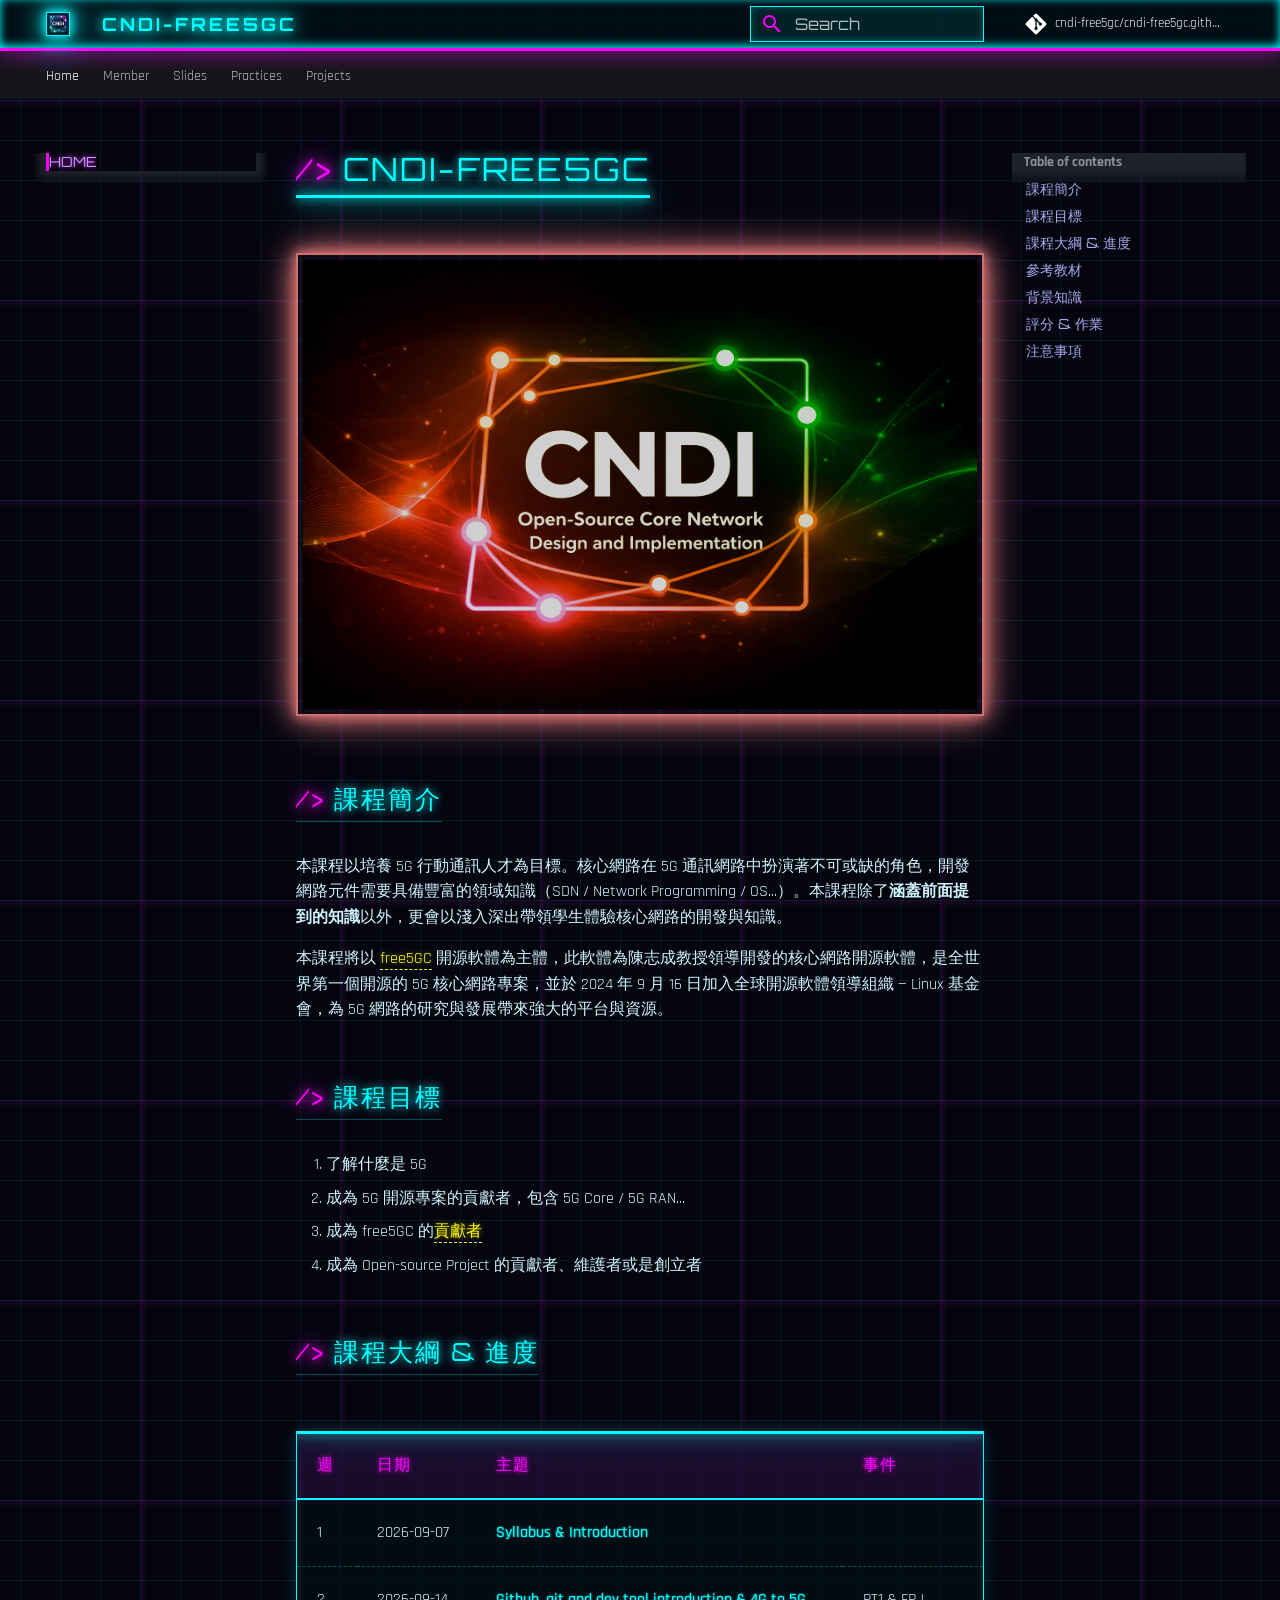
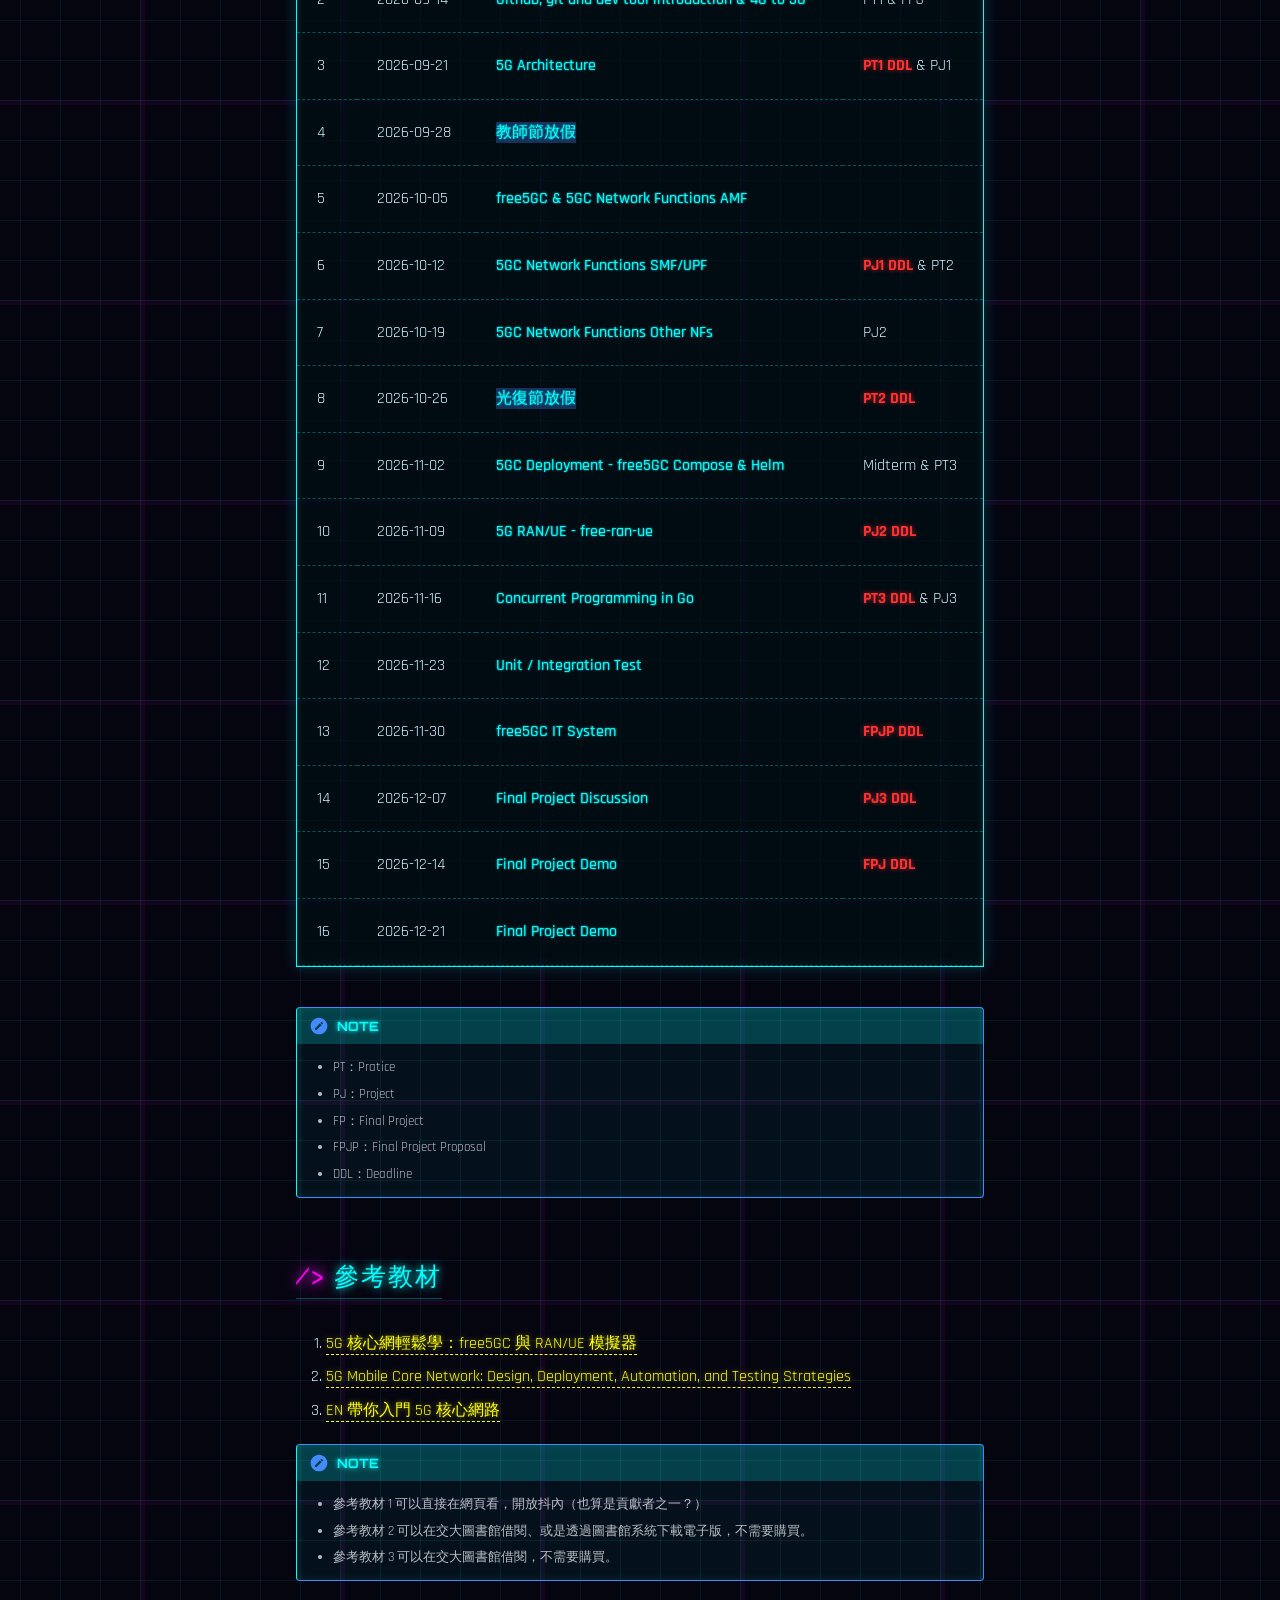
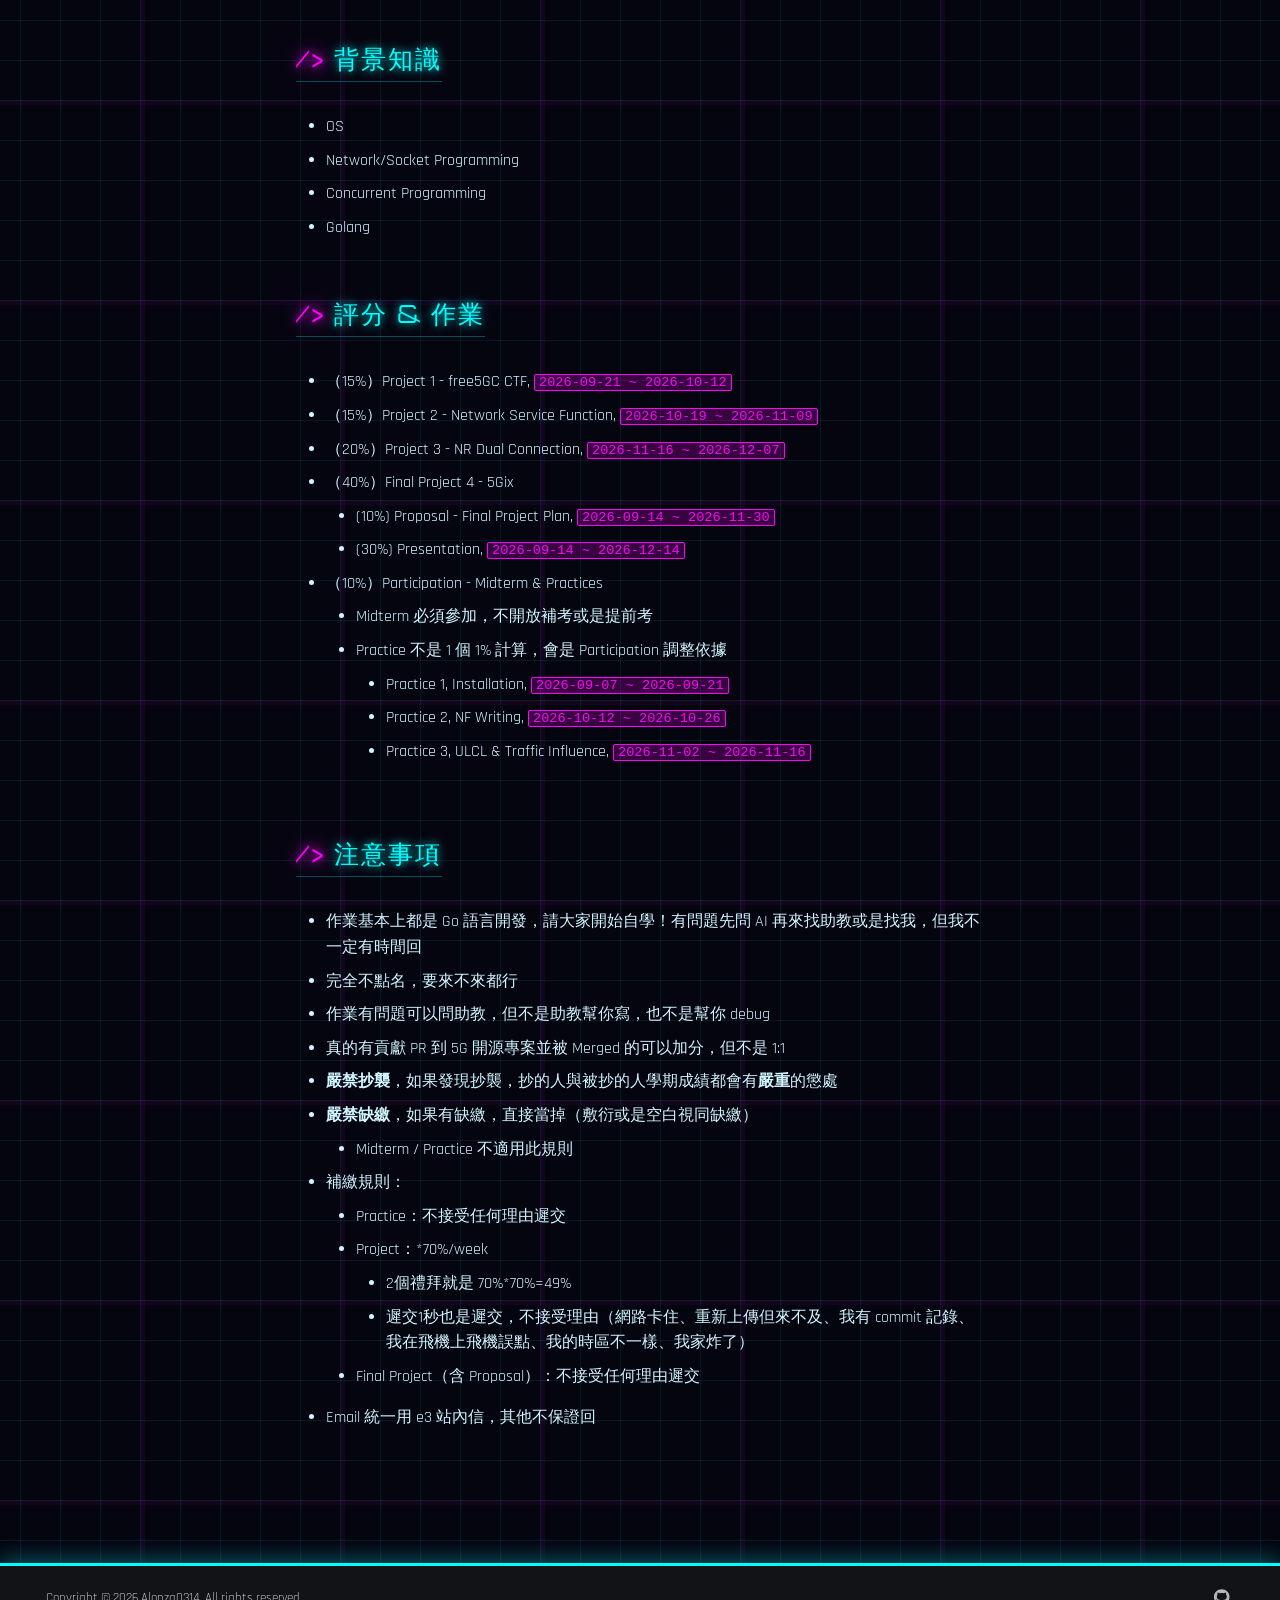
<file: index.html>
<!doctype html>
<html lang="en" class="no-js">
  <head>
    
      <meta charset="utf-8">
      <meta name="viewport" content="width=device-width,initial-scale=1">
      
        <meta name="description" content="Open-Source Core Network Design and Implementation">
      
      
        <meta name="author" content="alonza0314">
      
      
        <link rel="canonical" href="https://cndi-free5gc.github.io/">
      
      
      
        <link rel="next" href="doc-member/">
      
      
      <link rel="icon" href="image/cndi.jpg">
      <meta name="generator" content="mkdocs-1.5.3, mkdocs-material-9.5.13">
    
    
      
        <title>cndi-free5gc</title>
      
    
    
      <link rel="stylesheet" href="assets/stylesheets/main.7e359304.min.css">
      
        
        <link rel="stylesheet" href="assets/stylesheets/palette.06af60db.min.css">
      
      


    
    
      
    
    
      
        
        
        <link rel="preconnect" href="https://fonts.gstatic.com" crossorigin>
        <link rel="stylesheet" href="https://fonts.googleapis.com/css?family=Rajdhani:300,300i,400,400i,700,700i%7CCourier+New:400,400i,700,700i&display=fallback">
        <style>:root{--md-text-font:"Rajdhani";--md-code-font:"Courier New"}</style>
      
    
    
      <link rel="stylesheet" href="stylesheets/extra.css">
    
    <script>__md_scope=new URL(".",location),__md_hash=e=>[...e].reduce((e,_)=>(e<<5)-e+_.charCodeAt(0),0),__md_get=(e,_=localStorage,t=__md_scope)=>JSON.parse(_.getItem(t.pathname+"."+e)),__md_set=(e,_,t=localStorage,a=__md_scope)=>{try{t.setItem(a.pathname+"."+e,JSON.stringify(_))}catch(e){}}</script>
    
      

    
    
    
  </head>
  
  
    
    
      
    
    
    
    
    <body dir="ltr" data-md-color-scheme="slate" data-md-color-primary="black" data-md-color-accent="cyan">
  
    
    <input class="md-toggle" data-md-toggle="drawer" type="checkbox" id="__drawer" autocomplete="off">
    <input class="md-toggle" data-md-toggle="search" type="checkbox" id="__search" autocomplete="off">
    <label class="md-overlay" for="__drawer"></label>
    <div data-md-component="skip">
      
        
        <a href="#cndi-free5gc" class="md-skip">
          Skip to content
        </a>
      
    </div>
    <div data-md-component="announce">
      
    </div>
    
    
      

<header class="md-header" data-md-component="header">
  <nav class="md-header__inner md-grid" aria-label="Header">
    <a href="." title="cndi-free5gc" class="md-header__button md-logo" aria-label="cndi-free5gc" data-md-component="logo">
      
  <img src="image/cndi.jpg" alt="logo">

    </a>
    <label class="md-header__button md-icon" for="__drawer">
      
      <svg xmlns="http://www.w3.org/2000/svg" viewBox="0 0 24 24"><path d="M3 6h18v2H3V6m0 5h18v2H3v-2m0 5h18v2H3v-2Z"/></svg>
    </label>
    <div class="md-header__title" data-md-component="header-title">
      <div class="md-header__ellipsis">
        <div class="md-header__topic">
          <span class="md-ellipsis">
            cndi-free5gc
          </span>
        </div>
        <div class="md-header__topic" data-md-component="header-topic">
          <span class="md-ellipsis">
            
              Home
            
          </span>
        </div>
      </div>
    </div>
    
      
        <form class="md-header__option" data-md-component="palette">
  
    
    
    
    <input class="md-option" data-md-color-media="" data-md-color-scheme="slate" data-md-color-primary="black" data-md-color-accent="cyan"  aria-hidden="true"  type="radio" name="__palette" id="__palette_0">
    
  
</form>
      
    
    
      <script>var media,input,key,value,palette=__md_get("__palette");if(palette&&palette.color){"(prefers-color-scheme)"===palette.color.media&&(media=matchMedia("(prefers-color-scheme: light)"),input=document.querySelector(media.matches?"[data-md-color-media='(prefers-color-scheme: light)']":"[data-md-color-media='(prefers-color-scheme: dark)']"),palette.color.media=input.getAttribute("data-md-color-media"),palette.color.scheme=input.getAttribute("data-md-color-scheme"),palette.color.primary=input.getAttribute("data-md-color-primary"),palette.color.accent=input.getAttribute("data-md-color-accent"));for([key,value]of Object.entries(palette.color))document.body.setAttribute("data-md-color-"+key,value)}</script>
    
    
    
      <label class="md-header__button md-icon" for="__search">
        
        <svg xmlns="http://www.w3.org/2000/svg" viewBox="0 0 24 24"><path d="M9.5 3A6.5 6.5 0 0 1 16 9.5c0 1.61-.59 3.09-1.56 4.23l.27.27h.79l5 5-1.5 1.5-5-5v-.79l-.27-.27A6.516 6.516 0 0 1 9.5 16 6.5 6.5 0 0 1 3 9.5 6.5 6.5 0 0 1 9.5 3m0 2C7 5 5 7 5 9.5S7 14 9.5 14 14 12 14 9.5 12 5 9.5 5Z"/></svg>
      </label>
      <div class="md-search" data-md-component="search" role="dialog">
  <label class="md-search__overlay" for="__search"></label>
  <div class="md-search__inner" role="search">
    <form class="md-search__form" name="search">
      <input type="text" class="md-search__input" name="query" aria-label="Search" placeholder="Search" autocapitalize="off" autocorrect="off" autocomplete="off" spellcheck="false" data-md-component="search-query" required>
      <label class="md-search__icon md-icon" for="__search">
        
        <svg xmlns="http://www.w3.org/2000/svg" viewBox="0 0 24 24"><path d="M9.5 3A6.5 6.5 0 0 1 16 9.5c0 1.61-.59 3.09-1.56 4.23l.27.27h.79l5 5-1.5 1.5-5-5v-.79l-.27-.27A6.516 6.516 0 0 1 9.5 16 6.5 6.5 0 0 1 3 9.5 6.5 6.5 0 0 1 9.5 3m0 2C7 5 5 7 5 9.5S7 14 9.5 14 14 12 14 9.5 12 5 9.5 5Z"/></svg>
        
        <svg xmlns="http://www.w3.org/2000/svg" viewBox="0 0 24 24"><path d="M20 11v2H8l5.5 5.5-1.42 1.42L4.16 12l7.92-7.92L13.5 5.5 8 11h12Z"/></svg>
      </label>
      <nav class="md-search__options" aria-label="Search">
        
          <a href="javascript:void(0)" class="md-search__icon md-icon" title="Share" aria-label="Share" data-clipboard data-clipboard-text="" data-md-component="search-share" tabindex="-1">
            
            <svg xmlns="http://www.w3.org/2000/svg" viewBox="0 0 24 24"><path d="M18 16.08c-.76 0-1.44.3-1.96.77L8.91 12.7c.05-.23.09-.46.09-.7 0-.24-.04-.47-.09-.7l7.05-4.11c.54.5 1.25.81 2.04.81a3 3 0 0 0 3-3 3 3 0 0 0-3-3 3 3 0 0 0-3 3c0 .24.04.47.09.7L8.04 9.81C7.5 9.31 6.79 9 6 9a3 3 0 0 0-3 3 3 3 0 0 0 3 3c.79 0 1.5-.31 2.04-.81l7.12 4.15c-.05.21-.08.43-.08.66 0 1.61 1.31 2.91 2.92 2.91 1.61 0 2.92-1.3 2.92-2.91A2.92 2.92 0 0 0 18 16.08Z"/></svg>
          </a>
        
        <button type="reset" class="md-search__icon md-icon" title="Clear" aria-label="Clear" tabindex="-1">
          
          <svg xmlns="http://www.w3.org/2000/svg" viewBox="0 0 24 24"><path d="M19 6.41 17.59 5 12 10.59 6.41 5 5 6.41 10.59 12 5 17.59 6.41 19 12 13.41 17.59 19 19 17.59 13.41 12 19 6.41Z"/></svg>
        </button>
      </nav>
      
    </form>
    <div class="md-search__output">
      <div class="md-search__scrollwrap" data-md-scrollfix>
        <div class="md-search-result" data-md-component="search-result">
          <div class="md-search-result__meta">
            Initializing search
          </div>
          <ol class="md-search-result__list" role="presentation"></ol>
        </div>
      </div>
    </div>
  </div>
</div>
    
    
      <div class="md-header__source">
        <a href="https://github.com/cndi-free5gc/cndi-free5gc.github.io" title="Go to repository" class="md-source" data-md-component="source">
  <div class="md-source__icon md-icon">
    
    <svg xmlns="http://www.w3.org/2000/svg" viewBox="0 0 448 512"><!--! Font Awesome Free 6.5.1 by @fontawesome - https://fontawesome.com License - https://fontawesome.com/license/free (Icons: CC BY 4.0, Fonts: SIL OFL 1.1, Code: MIT License) Copyright 2023 Fonticons, Inc.--><path d="M439.55 236.05 244 40.45a28.87 28.87 0 0 0-40.81 0l-40.66 40.63 51.52 51.52c27.06-9.14 52.68 16.77 43.39 43.68l49.66 49.66c34.23-11.8 61.18 31 35.47 56.69-26.49 26.49-70.21-2.87-56-37.34L240.22 199v121.85c25.3 12.54 22.26 41.85 9.08 55a34.34 34.34 0 0 1-48.55 0c-17.57-17.6-11.07-46.91 11.25-56v-123c-20.8-8.51-24.6-30.74-18.64-45L142.57 101 8.45 235.14a28.86 28.86 0 0 0 0 40.81l195.61 195.6a28.86 28.86 0 0 0 40.8 0l194.69-194.69a28.86 28.86 0 0 0 0-40.81z"/></svg>
  </div>
  <div class="md-source__repository">
    cndi-free5gc/cndi-free5gc.github.io
  </div>
</a>
      </div>
    
  </nav>
  
</header>
    
    <div class="md-container" data-md-component="container">
      
      
        
          
            
<nav class="md-tabs" aria-label="Tabs" data-md-component="tabs">
  <div class="md-grid">
    <ul class="md-tabs__list">
      
        
  
  
    
  
  
    <li class="md-tabs__item md-tabs__item--active">
      <a href="." class="md-tabs__link">
        
  
    
  
  Home

      </a>
    </li>
  

      
        
  
  
  
    <li class="md-tabs__item">
      <a href="doc-member/" class="md-tabs__link">
        
  
    
  
  Member

      </a>
    </li>
  

      
        
  
  
  
    <li class="md-tabs__item">
      <a href="doc-slide/" class="md-tabs__link">
        
  
    
  
  Slides

      </a>
    </li>
  

      
        
  
  
  
    <li class="md-tabs__item">
      <a href="doc-pratice/" class="md-tabs__link">
        
  
    
  
  Practices

      </a>
    </li>
  

      
        
  
  
  
    <li class="md-tabs__item">
      <a href="doc-project/" class="md-tabs__link">
        
  
    
  
  Projects

      </a>
    </li>
  

      
    </ul>
  </div>
</nav>
          
        
      
      <main class="md-main" data-md-component="main">
        <div class="md-main__inner md-grid">
          
            
              
              <div class="md-sidebar md-sidebar--primary" data-md-component="sidebar" data-md-type="navigation" >
                <div class="md-sidebar__scrollwrap">
                  <div class="md-sidebar__inner">
                    


  


<nav class="md-nav md-nav--primary md-nav--lifted" aria-label="Navigation" data-md-level="0">
  <label class="md-nav__title" for="__drawer">
    <a href="." title="cndi-free5gc" class="md-nav__button md-logo" aria-label="cndi-free5gc" data-md-component="logo">
      
  <img src="image/cndi.jpg" alt="logo">

    </a>
    cndi-free5gc
  </label>
  
    <div class="md-nav__source">
      <a href="https://github.com/cndi-free5gc/cndi-free5gc.github.io" title="Go to repository" class="md-source" data-md-component="source">
  <div class="md-source__icon md-icon">
    
    <svg xmlns="http://www.w3.org/2000/svg" viewBox="0 0 448 512"><!--! Font Awesome Free 6.5.1 by @fontawesome - https://fontawesome.com License - https://fontawesome.com/license/free (Icons: CC BY 4.0, Fonts: SIL OFL 1.1, Code: MIT License) Copyright 2023 Fonticons, Inc.--><path d="M439.55 236.05 244 40.45a28.87 28.87 0 0 0-40.81 0l-40.66 40.63 51.52 51.52c27.06-9.14 52.68 16.77 43.39 43.68l49.66 49.66c34.23-11.8 61.18 31 35.47 56.69-26.49 26.49-70.21-2.87-56-37.34L240.22 199v121.85c25.3 12.54 22.26 41.85 9.08 55a34.34 34.34 0 0 1-48.55 0c-17.57-17.6-11.07-46.91 11.25-56v-123c-20.8-8.51-24.6-30.74-18.64-45L142.57 101 8.45 235.14a28.86 28.86 0 0 0 0 40.81l195.61 195.6a28.86 28.86 0 0 0 40.8 0l194.69-194.69a28.86 28.86 0 0 0 0-40.81z"/></svg>
  </div>
  <div class="md-source__repository">
    cndi-free5gc/cndi-free5gc.github.io
  </div>
</a>
    </div>
  
  <ul class="md-nav__list" data-md-scrollfix>
    
      
      
  
  
    
  
  
  
    <li class="md-nav__item md-nav__item--active">
      
      <input class="md-nav__toggle md-toggle" type="checkbox" id="__toc">
      
      
        
      
      
        <label class="md-nav__link md-nav__link--active" for="__toc">
          
  
  <span class="md-ellipsis">
    Home
  </span>
  

          <span class="md-nav__icon md-icon"></span>
        </label>
      
      <a href="." class="md-nav__link md-nav__link--active">
        
  
  <span class="md-ellipsis">
    Home
  </span>
  

      </a>
      
        

<nav class="md-nav md-nav--secondary" aria-label="Table of contents">
  
  
  
    
  
  
    <label class="md-nav__title" for="__toc">
      <span class="md-nav__icon md-icon"></span>
      Table of contents
    </label>
    <ul class="md-nav__list" data-md-component="toc" data-md-scrollfix>
      
        <li class="md-nav__item">
  <a href="#_1" class="md-nav__link">
    <span class="md-ellipsis">
      課程簡介
    </span>
  </a>
  
</li>
      
        <li class="md-nav__item">
  <a href="#_2" class="md-nav__link">
    <span class="md-ellipsis">
      課程目標
    </span>
  </a>
  
</li>
      
        <li class="md-nav__item">
  <a href="#_3" class="md-nav__link">
    <span class="md-ellipsis">
      課程大綱 &amp; 進度
    </span>
  </a>
  
</li>
      
        <li class="md-nav__item">
  <a href="#_4" class="md-nav__link">
    <span class="md-ellipsis">
      參考教材
    </span>
  </a>
  
</li>
      
        <li class="md-nav__item">
  <a href="#_5" class="md-nav__link">
    <span class="md-ellipsis">
      背景知識
    </span>
  </a>
  
</li>
      
        <li class="md-nav__item">
  <a href="#_6" class="md-nav__link">
    <span class="md-ellipsis">
      評分 &amp; 作業
    </span>
  </a>
  
</li>
      
        <li class="md-nav__item">
  <a href="#_7" class="md-nav__link">
    <span class="md-ellipsis">
      注意事項
    </span>
  </a>
  
</li>
      
    </ul>
  
</nav>
      
    </li>
  

    
      
      
  
  
  
  
    <li class="md-nav__item">
      <a href="doc-member/" class="md-nav__link">
        
  
  <span class="md-ellipsis">
    Member
  </span>
  

      </a>
    </li>
  

    
      
      
  
  
  
  
    <li class="md-nav__item">
      <a href="doc-slide/" class="md-nav__link">
        
  
  <span class="md-ellipsis">
    Slides
  </span>
  

      </a>
    </li>
  

    
      
      
  
  
  
  
    <li class="md-nav__item">
      <a href="doc-pratice/" class="md-nav__link">
        
  
  <span class="md-ellipsis">
    Practices
  </span>
  

      </a>
    </li>
  

    
      
      
  
  
  
  
    <li class="md-nav__item">
      <a href="doc-project/" class="md-nav__link">
        
  
  <span class="md-ellipsis">
    Projects
  </span>
  

      </a>
    </li>
  

    
  </ul>
</nav>
                  </div>
                </div>
              </div>
            
            
              
              <div class="md-sidebar md-sidebar--secondary" data-md-component="sidebar" data-md-type="toc" >
                <div class="md-sidebar__scrollwrap">
                  <div class="md-sidebar__inner">
                    

<nav class="md-nav md-nav--secondary" aria-label="Table of contents">
  
  
  
    
  
  
    <label class="md-nav__title" for="__toc">
      <span class="md-nav__icon md-icon"></span>
      Table of contents
    </label>
    <ul class="md-nav__list" data-md-component="toc" data-md-scrollfix>
      
        <li class="md-nav__item">
  <a href="#_1" class="md-nav__link">
    <span class="md-ellipsis">
      課程簡介
    </span>
  </a>
  
</li>
      
        <li class="md-nav__item">
  <a href="#_2" class="md-nav__link">
    <span class="md-ellipsis">
      課程目標
    </span>
  </a>
  
</li>
      
        <li class="md-nav__item">
  <a href="#_3" class="md-nav__link">
    <span class="md-ellipsis">
      課程大綱 &amp; 進度
    </span>
  </a>
  
</li>
      
        <li class="md-nav__item">
  <a href="#_4" class="md-nav__link">
    <span class="md-ellipsis">
      參考教材
    </span>
  </a>
  
</li>
      
        <li class="md-nav__item">
  <a href="#_5" class="md-nav__link">
    <span class="md-ellipsis">
      背景知識
    </span>
  </a>
  
</li>
      
        <li class="md-nav__item">
  <a href="#_6" class="md-nav__link">
    <span class="md-ellipsis">
      評分 &amp; 作業
    </span>
  </a>
  
</li>
      
        <li class="md-nav__item">
  <a href="#_7" class="md-nav__link">
    <span class="md-ellipsis">
      注意事項
    </span>
  </a>
  
</li>
      
    </ul>
  
</nav>
                  </div>
                </div>
              </div>
            
          
          
            <div class="md-content" data-md-component="content">
              <article class="md-content__inner md-typeset">
                
                  

  
  


<h1 id="cndi-free5gc">cndi-free5gc</h1>
<p><img alt="cndi-free5gc" src="image/cndi-main.png" /></p>
<h2 id="_1">課程簡介</h2>
<p>本課程以培養 5G 行動通訊人才為目標。核心網路在 5G 通訊網路中扮演著不可或缺的角色，開發網路元件需要具備豐富的領域知識（SDN / Network Programming / OS...）。本課程除了<strong>涵蓋前面提到的知識</strong>以外，更會以淺入深出帶領學生體驗核心網路的開發與知識。</p>
<p>本課程將以 <a href="https://free5gc.org">free5GC</a> 開源軟體為主體，此軟體為陳志成教授領導開發的核心網路開源軟體，是全世界第一個開源的 5G 核心網路專案，並於 2024 年 9 月 16 日加入全球開源軟體領導組織 — Linux 基金會，為 5G 網路的研究與發展帶來強大的平台與資源。</p>
<h2 id="_2">課程目標</h2>
<ol>
<li>了解什麼是 5G</li>
<li>成為 5G 開源專案的貢獻者，包含 5G Core / 5G RAN...</li>
<li>成為 free5GC 的<a href="https://github.com/free5gc/governance/blob/main/CONTRIBUTORS.md">貢獻者</a></li>
<li>成為 Open-source Project 的貢獻者、維護者或是創立者</li>
</ol>
<h2 id="_3">課程大綱 &amp; 進度</h2>
<div class="cyber-table-wrapper">
  <table class="cyber-table">
    <thead>
      <tr>
        <th>週</th>
        <th>日期</th>
        <th>主題</th>
        <th>事件</th>
      </tr>
    </thead>
    <tbody>
      <tr>
        <td>1</td>
        <td>2026-09-07</td>
        <td>Syllabus & Introduction</td>
        <td></td>
      </tr>
      <tr>
        <td>2</td>
        <td>2026-09-14</td>
        <td>Github, git and dev tool introduction & 4G to 5G</td>
        <td>PT1 & FPJ</td>
      </tr>
      <tr>
        <td>3</td>
        <td>2026-09-21</td>
        <td>5G Architecture</td>
        <td><strong>PT1 DDL</strong> &amp; PJ1</td>
      </tr>
      <tr>
        <td>4</td>
        <td>2026-09-28</td>
        <td><mark>教師節放假</mark></td>
        <td></td>
      </tr>
      <tr>
        <td>5</td>
        <td>2026-10-05</td>
        <td>free5GC & 5GC Network Functions AMF</td>
        <td></td>
      </tr>
      <tr>
        <td>6</td>
        <td>2026-10-12</td>
        <td>5GC Network Functions SMF/UPF</td>
        <td><strong>PJ1 DDL</strong> &amp; PT2</td>
      </tr>
      <tr>
        <td>7</td>
        <td>2026-10-19</td>
        <td>5GC Network Functions Other NFs</td>
        <td>PJ2</td>
      </tr>
      <tr>
        <td>8</td>
        <td>2026-10-26</td>
        <td><mark>光復節放假</mark></td>
        <td><strong>PT2 DDL</strong></td>
      </tr>
      <tr>
        <td>9</td>
        <td>2026-11-02</td>
        <td>5GC Deployment - free5GC Compose & Helm</td>
        <td>Midterm &amp; PT3</td>
      </tr>
      <tr>
        <td>10</td>
        <td>2026-11-09</td>
        <td>5G RAN/UE - free-ran-ue</td>
        <td><strong>PJ2 DDL</strong></td>
      </tr>
      <tr>
        <td>11</td>
        <td>2026-11-16</td>
        <td>Concurrent Programming in Go</td>
        <td><strong>PT3 DDL</strong> &amp; PJ3</td>
      </tr>
      <tr>
        <td>12</td>
        <td>2026-11-23</td>
        <td>Unit / Integration Test</td>
        <td></td>
      </tr>
      <tr>
        <td>13</td>
        <td>2026-11-30</td>
        <td>free5GC IT System</td>
        <td><strong>FPJP DDL</strong></td>
      </tr>
      <tr>
        <td>14</td>
        <td>2026-12-07</td>
        <td>Final Project Discussion</td>
        <td><strong>PJ3 DDL</strong></td>
      </tr>
      <tr>
        <td>15</td>
        <td>2026-12-14</td>
        <td>Final Project Demo</td>
        <td><strong>FPJ DDL</strong></td>
      </tr>
      <tr>
        <td>16</td>
        <td>2026-12-21</td>
        <td>Final Project Demo</td>
        <td></td>
      </tr>
    </tbody>
  </table>
</div>

<div class="admonition note">
<p class="admonition-title">Note</p>
<ul>
<li>PT：Pratice</li>
<li>PJ：Project</li>
<li>FP：Final Project</li>
<li>FPJP：Final Project Proposal</li>
<li>DDL：Deadline</li>
</ul>
</div>
<h2 id="_4">參考教材</h2>
<ol>
<li><a href="https://free-ran-ue.github.io/doc-5g-core-book/zh/">5G 核心網輕鬆學：free5GC 與 RAN/UE 模擬器</a></li>
<li><a href="https://www.tenlong.com.tw/products/9781484264720">5G Mobile Core Network: Design, Deployment, Automation, and Testing Strategies</a></li>
<li><a href="https://www.books.com.tw/products/0010970849?srsltid=AfmBOooPp8AyGCq4LX8M9ByPcjcSVHvmUsl8Q_N4xIW7C4j_dphDs7Y4">EN 帶你入門 5G 核心網路</a></li>
</ol>
<div class="admonition note">
<p class="admonition-title">Note</p>
<ul>
<li>參考教材 1 可以直接在網頁看，開放抖內（也算是貢獻者之一？）</li>
<li>參考教材 2 可以在交大圖書館借閱、或是透過圖書館系統下載電子版，不需要購買。</li>
<li>參考教材 3 可以在交大圖書館借閱，不需要購買。</li>
</ul>
</div>
<h2 id="_5">背景知識</h2>
<ul>
<li>OS</li>
<li>Network/Socket Programming</li>
<li>Concurrent Programming</li>
<li>Golang</li>
</ul>
<h2 id="_6">評分 &amp; 作業</h2>
<ul>
<li>（15%）Project 1 - free5GC CTF, <code>2026-09-21 ~ 2026-10-12</code></li>
<li>（15%）Project 2 - Network Service Function, <code>2026-10-19 ~ 2026-11-09</code></li>
<li>（20%）Project 3 - NR Dual Connection, <code>2026-11-16 ~ 2026-12-07</code></li>
<li>
<p>（40%）Final Project 4 - 5Gix</p>
<ul>
<li>(10%) Proposal - Final Project Plan, <code>2026-09-14 ~ 2026-11-30</code></li>
<li>(30%) Presentation, <code>2026-09-14 ~ 2026-12-14</code></li>
</ul>
</li>
<li>
<p>（10%）Participation - Midterm &amp; Practices</p>
<ul>
<li>Midterm 必須參加，不開放補考或是提前考</li>
<li>
<p>Practice 不是 1 個 1% 計算，會是 Participation 調整依據</p>
<ul>
<li>Practice 1, Installation, <code>2026-09-07 ~ 2026-09-21</code></li>
<li>Practice 2, NF Writing, <code>2026-10-12 ~ 2026-10-26</code></li>
<li>Practice 3, ULCL &amp; Traffic Influence, <code>2026-11-02 ~ 2026-11-16</code></li>
</ul>
</li>
</ul>
</li>
</ul>
<h2 id="_7">注意事項</h2>
<ul>
<li>作業基本上都是 Go 語言開發，請大家開始自學！有問題先問 AI 再來找助教或是找我，但我不一定有時間回</li>
<li>完全不點名，要來不來都行</li>
<li>作業有問題可以問助教，但不是助教幫你寫，也不是幫你 debug</li>
<li>真的有貢獻 PR 到 5G 開源專案並被 Merged 的可以加分，但不是 1:1</li>
<li><strong>嚴禁抄襲</strong>，如果發現抄襲，抄的人與被抄的人學期成績都會有<strong>嚴重</strong>的懲處</li>
<li>
<p><strong>嚴禁缺繳</strong>，如果有缺繳，直接當掉（敷衍或是空白視同缺繳）</p>
<ul>
<li>Midterm / Practice 不適用此規則</li>
</ul>
</li>
<li>
<p>補繳規則：</p>
<ul>
<li>Practice：不接受任何理由遲交</li>
<li>
<p>Project：*70%/week</p>
<ul>
<li>2個禮拜就是 70%*70%=49%</li>
<li>遲交1秒也是遲交，不接受理由（網路卡住、重新上傳但來不及、我有 commit 記錄、我在飛機上飛機誤點、我的時區不一樣、我家炸了）</li>
</ul>
</li>
<li>
<p>Final Project（含 Proposal）：不接受任何理由遲交</p>
</li>
</ul>
</li>
<li>
<p>Email 統一用 e3 站內信，其他不保證回</p>
</li>
</ul>












                
              </article>
            </div>
          
          
  <script>var tabs=__md_get("__tabs");if(Array.isArray(tabs))e:for(var set of document.querySelectorAll(".tabbed-set")){var tab,labels=set.querySelector(".tabbed-labels");for(tab of tabs)for(var label of labels.getElementsByTagName("label"))if(label.innerText.trim()===tab){var input=document.getElementById(label.htmlFor);input.checked=!0;continue e}}</script>

<script>var target=document.getElementById(location.hash.slice(1));target&&target.name&&(target.checked=target.name.startsWith("__tabbed_"))</script>
        </div>
        
          <button type="button" class="md-top md-icon" data-md-component="top" hidden>
  
  <svg xmlns="http://www.w3.org/2000/svg" viewBox="0 0 24 24"><path d="M13 20h-2V8l-5.5 5.5-1.42-1.42L12 4.16l7.92 7.92-1.42 1.42L13 8v12Z"/></svg>
  Back to top
</button>
        
      </main>
      
        <footer class="md-footer">
  
  <div class="md-footer-meta md-typeset">
    <div class="md-footer-meta__inner md-grid">
      <div class="md-copyright">
  
    <div class="md-copyright__highlight">
      Copyright &copy; 2026 Alonza0314. All rights reserved.
    </div>
  
  
</div>
      
        <div class="md-social">
  
    
    
    
    
      
      
    
    <a href="https://github.com/cndi-free5gc" target="_blank" rel="noopener" title="github.com" class="md-social__link">
      <svg xmlns="http://www.w3.org/2000/svg" viewBox="0 0 496 512"><!--! Font Awesome Free 6.5.1 by @fontawesome - https://fontawesome.com License - https://fontawesome.com/license/free (Icons: CC BY 4.0, Fonts: SIL OFL 1.1, Code: MIT License) Copyright 2023 Fonticons, Inc.--><path d="M165.9 397.4c0 2-2.3 3.6-5.2 3.6-3.3.3-5.6-1.3-5.6-3.6 0-2 2.3-3.6 5.2-3.6 3-.3 5.6 1.3 5.6 3.6zm-31.1-4.5c-.7 2 1.3 4.3 4.3 4.9 2.6 1 5.6 0 6.2-2s-1.3-4.3-4.3-5.2c-2.6-.7-5.5.3-6.2 2.3zm44.2-1.7c-2.9.7-4.9 2.6-4.6 4.9.3 2 2.9 3.3 5.9 2.6 2.9-.7 4.9-2.6 4.6-4.6-.3-1.9-3-3.2-5.9-2.9zM244.8 8C106.1 8 0 113.3 0 252c0 110.9 69.8 205.8 169.5 239.2 12.8 2.3 17.3-5.6 17.3-12.1 0-6.2-.3-40.4-.3-61.4 0 0-70 15-84.7-29.8 0 0-11.4-29.1-27.8-36.6 0 0-22.9-15.7 1.6-15.4 0 0 24.9 2 38.6 25.8 21.9 38.6 58.6 27.5 72.9 20.9 2.3-16 8.8-27.1 16-33.7-55.9-6.2-112.3-14.3-112.3-110.5 0-27.5 7.6-41.3 23.6-58.9-2.6-6.5-11.1-33.3 2.6-67.9 20.9-6.5 69 27 69 27 20-5.6 41.5-8.5 62.8-8.5s42.8 2.9 62.8 8.5c0 0 48.1-33.6 69-27 13.7 34.7 5.2 61.4 2.6 67.9 16 17.7 25.8 31.5 25.8 58.9 0 96.5-58.9 104.2-114.8 110.5 9.2 7.9 17 22.9 17 46.4 0 33.7-.3 75.4-.3 83.6 0 6.5 4.6 14.4 17.3 12.1C428.2 457.8 496 362.9 496 252 496 113.3 383.5 8 244.8 8zM97.2 352.9c-1.3 1-1 3.3.7 5.2 1.6 1.6 3.9 2.3 5.2 1 1.3-1 1-3.3-.7-5.2-1.6-1.6-3.9-2.3-5.2-1zm-10.8-8.1c-.7 1.3.3 2.9 2.3 3.9 1.6 1 3.6.7 4.3-.7.7-1.3-.3-2.9-2.3-3.9-2-.6-3.6-.3-4.3.7zm32.4 35.6c-1.6 1.3-1 4.3 1.3 6.2 2.3 2.3 5.2 2.6 6.5 1 1.3-1.3.7-4.3-1.3-6.2-2.2-2.3-5.2-2.6-6.5-1zm-11.4-14.7c-1.6 1-1.6 3.6 0 5.9 1.6 2.3 4.3 3.3 5.6 2.3 1.6-1.3 1.6-3.9 0-6.2-1.4-2.3-4-3.3-5.6-2z"/></svg>
    </a>
  
</div>
      
    </div>
  </div>
</footer>
      
    </div>
    <div class="md-dialog" data-md-component="dialog">
      <div class="md-dialog__inner md-typeset"></div>
    </div>
    
    
    <script id="__config" type="application/json">{"base": ".", "features": ["navigation.tabs", "navigation.sections", "navigation.top", "search.highlight", "search.share", "header.autohide", "content.code.copy", "content.code.select", "content.tabs.link"], "search": "assets/javascripts/workers/search.b8dbb3d2.min.js", "translations": {"clipboard.copied": "Copied to clipboard", "clipboard.copy": "Copy to clipboard", "search.result.more.one": "1 more on this page", "search.result.more.other": "# more on this page", "search.result.none": "No matching documents", "search.result.one": "1 matching document", "search.result.other": "# matching documents", "search.result.placeholder": "Type to start searching", "search.result.term.missing": "Missing", "select.version": "Select version"}}</script>
    
    
      <script src="assets/javascripts/bundle.c8d2eff1.min.js"></script>
      
        <script src="javascripts/extra.js"></script>
      
    
  </body>
</html>
</file>
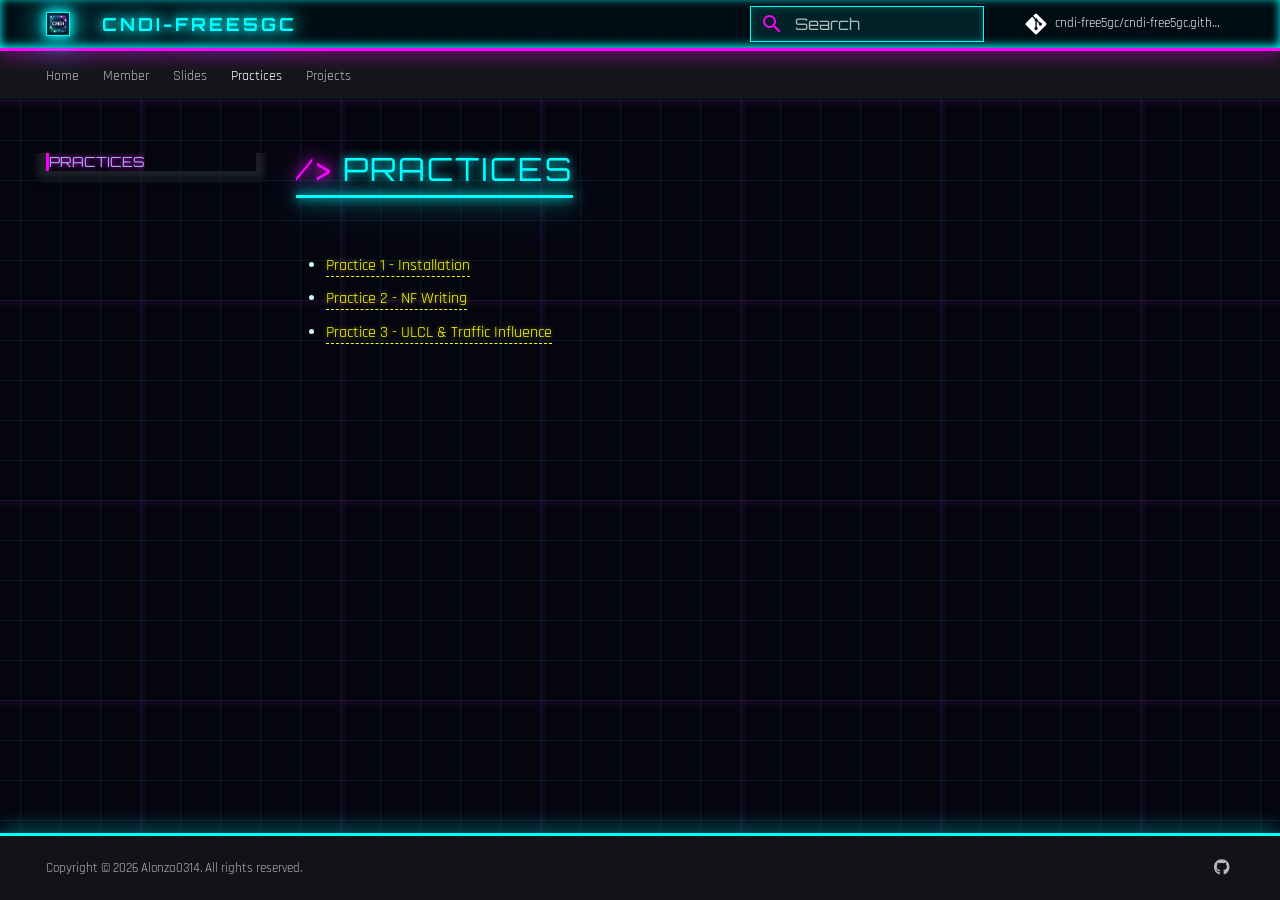
<file: doc-pratice/index.html>
<!doctype html>
<html lang="en" class="no-js">
  <head>
    
      <meta charset="utf-8">
      <meta name="viewport" content="width=device-width,initial-scale=1">
      
        <meta name="description" content="Open-Source Core Network Design and Implementation">
      
      
        <meta name="author" content="alonza0314">
      
      
        <link rel="canonical" href="https://cndi-free5gc.github.io/doc-pratice/">
      
      
        <link rel="prev" href="../doc-slide/">
      
      
        <link rel="next" href="../doc-project/">
      
      
      <link rel="icon" href="../image/cndi.jpg">
      <meta name="generator" content="mkdocs-1.5.3, mkdocs-material-9.5.13">
    
    
      
        <title>Practices - cndi-free5gc</title>
      
    
    
      <link rel="stylesheet" href="../assets/stylesheets/main.7e359304.min.css">
      
        
        <link rel="stylesheet" href="../assets/stylesheets/palette.06af60db.min.css">
      
      


    
    
      
    
    
      
        
        
        <link rel="preconnect" href="https://fonts.gstatic.com" crossorigin>
        <link rel="stylesheet" href="https://fonts.googleapis.com/css?family=Rajdhani:300,300i,400,400i,700,700i%7CCourier+New:400,400i,700,700i&display=fallback">
        <style>:root{--md-text-font:"Rajdhani";--md-code-font:"Courier New"}</style>
      
    
    
      <link rel="stylesheet" href="../stylesheets/extra.css">
    
    <script>__md_scope=new URL("..",location),__md_hash=e=>[...e].reduce((e,_)=>(e<<5)-e+_.charCodeAt(0),0),__md_get=(e,_=localStorage,t=__md_scope)=>JSON.parse(_.getItem(t.pathname+"."+e)),__md_set=(e,_,t=localStorage,a=__md_scope)=>{try{t.setItem(a.pathname+"."+e,JSON.stringify(_))}catch(e){}}</script>
    
      

    
    
    
  </head>
  
  
    
    
      
    
    
    
    
    <body dir="ltr" data-md-color-scheme="slate" data-md-color-primary="black" data-md-color-accent="cyan">
  
    
    <input class="md-toggle" data-md-toggle="drawer" type="checkbox" id="__drawer" autocomplete="off">
    <input class="md-toggle" data-md-toggle="search" type="checkbox" id="__search" autocomplete="off">
    <label class="md-overlay" for="__drawer"></label>
    <div data-md-component="skip">
      
        
        <a href="#practices" class="md-skip">
          Skip to content
        </a>
      
    </div>
    <div data-md-component="announce">
      
    </div>
    
    
      

<header class="md-header" data-md-component="header">
  <nav class="md-header__inner md-grid" aria-label="Header">
    <a href=".." title="cndi-free5gc" class="md-header__button md-logo" aria-label="cndi-free5gc" data-md-component="logo">
      
  <img src="../image/cndi.jpg" alt="logo">

    </a>
    <label class="md-header__button md-icon" for="__drawer">
      
      <svg xmlns="http://www.w3.org/2000/svg" viewBox="0 0 24 24"><path d="M3 6h18v2H3V6m0 5h18v2H3v-2m0 5h18v2H3v-2Z"/></svg>
    </label>
    <div class="md-header__title" data-md-component="header-title">
      <div class="md-header__ellipsis">
        <div class="md-header__topic">
          <span class="md-ellipsis">
            cndi-free5gc
          </span>
        </div>
        <div class="md-header__topic" data-md-component="header-topic">
          <span class="md-ellipsis">
            
              Practices
            
          </span>
        </div>
      </div>
    </div>
    
      
        <form class="md-header__option" data-md-component="palette">
  
    
    
    
    <input class="md-option" data-md-color-media="" data-md-color-scheme="slate" data-md-color-primary="black" data-md-color-accent="cyan"  aria-hidden="true"  type="radio" name="__palette" id="__palette_0">
    
  
</form>
      
    
    
      <script>var media,input,key,value,palette=__md_get("__palette");if(palette&&palette.color){"(prefers-color-scheme)"===palette.color.media&&(media=matchMedia("(prefers-color-scheme: light)"),input=document.querySelector(media.matches?"[data-md-color-media='(prefers-color-scheme: light)']":"[data-md-color-media='(prefers-color-scheme: dark)']"),palette.color.media=input.getAttribute("data-md-color-media"),palette.color.scheme=input.getAttribute("data-md-color-scheme"),palette.color.primary=input.getAttribute("data-md-color-primary"),palette.color.accent=input.getAttribute("data-md-color-accent"));for([key,value]of Object.entries(palette.color))document.body.setAttribute("data-md-color-"+key,value)}</script>
    
    
    
      <label class="md-header__button md-icon" for="__search">
        
        <svg xmlns="http://www.w3.org/2000/svg" viewBox="0 0 24 24"><path d="M9.5 3A6.5 6.5 0 0 1 16 9.5c0 1.61-.59 3.09-1.56 4.23l.27.27h.79l5 5-1.5 1.5-5-5v-.79l-.27-.27A6.516 6.516 0 0 1 9.5 16 6.5 6.5 0 0 1 3 9.5 6.5 6.5 0 0 1 9.5 3m0 2C7 5 5 7 5 9.5S7 14 9.5 14 14 12 14 9.5 12 5 9.5 5Z"/></svg>
      </label>
      <div class="md-search" data-md-component="search" role="dialog">
  <label class="md-search__overlay" for="__search"></label>
  <div class="md-search__inner" role="search">
    <form class="md-search__form" name="search">
      <input type="text" class="md-search__input" name="query" aria-label="Search" placeholder="Search" autocapitalize="off" autocorrect="off" autocomplete="off" spellcheck="false" data-md-component="search-query" required>
      <label class="md-search__icon md-icon" for="__search">
        
        <svg xmlns="http://www.w3.org/2000/svg" viewBox="0 0 24 24"><path d="M9.5 3A6.5 6.5 0 0 1 16 9.5c0 1.61-.59 3.09-1.56 4.23l.27.27h.79l5 5-1.5 1.5-5-5v-.79l-.27-.27A6.516 6.516 0 0 1 9.5 16 6.5 6.5 0 0 1 3 9.5 6.5 6.5 0 0 1 9.5 3m0 2C7 5 5 7 5 9.5S7 14 9.5 14 14 12 14 9.5 12 5 9.5 5Z"/></svg>
        
        <svg xmlns="http://www.w3.org/2000/svg" viewBox="0 0 24 24"><path d="M20 11v2H8l5.5 5.5-1.42 1.42L4.16 12l7.92-7.92L13.5 5.5 8 11h12Z"/></svg>
      </label>
      <nav class="md-search__options" aria-label="Search">
        
          <a href="javascript:void(0)" class="md-search__icon md-icon" title="Share" aria-label="Share" data-clipboard data-clipboard-text="" data-md-component="search-share" tabindex="-1">
            
            <svg xmlns="http://www.w3.org/2000/svg" viewBox="0 0 24 24"><path d="M18 16.08c-.76 0-1.44.3-1.96.77L8.91 12.7c.05-.23.09-.46.09-.7 0-.24-.04-.47-.09-.7l7.05-4.11c.54.5 1.25.81 2.04.81a3 3 0 0 0 3-3 3 3 0 0 0-3-3 3 3 0 0 0-3 3c0 .24.04.47.09.7L8.04 9.81C7.5 9.31 6.79 9 6 9a3 3 0 0 0-3 3 3 3 0 0 0 3 3c.79 0 1.5-.31 2.04-.81l7.12 4.15c-.05.21-.08.43-.08.66 0 1.61 1.31 2.91 2.92 2.91 1.61 0 2.92-1.3 2.92-2.91A2.92 2.92 0 0 0 18 16.08Z"/></svg>
          </a>
        
        <button type="reset" class="md-search__icon md-icon" title="Clear" aria-label="Clear" tabindex="-1">
          
          <svg xmlns="http://www.w3.org/2000/svg" viewBox="0 0 24 24"><path d="M19 6.41 17.59 5 12 10.59 6.41 5 5 6.41 10.59 12 5 17.59 6.41 19 12 13.41 17.59 19 19 17.59 13.41 12 19 6.41Z"/></svg>
        </button>
      </nav>
      
    </form>
    <div class="md-search__output">
      <div class="md-search__scrollwrap" data-md-scrollfix>
        <div class="md-search-result" data-md-component="search-result">
          <div class="md-search-result__meta">
            Initializing search
          </div>
          <ol class="md-search-result__list" role="presentation"></ol>
        </div>
      </div>
    </div>
  </div>
</div>
    
    
      <div class="md-header__source">
        <a href="https://github.com/cndi-free5gc/cndi-free5gc.github.io" title="Go to repository" class="md-source" data-md-component="source">
  <div class="md-source__icon md-icon">
    
    <svg xmlns="http://www.w3.org/2000/svg" viewBox="0 0 448 512"><!--! Font Awesome Free 6.5.1 by @fontawesome - https://fontawesome.com License - https://fontawesome.com/license/free (Icons: CC BY 4.0, Fonts: SIL OFL 1.1, Code: MIT License) Copyright 2023 Fonticons, Inc.--><path d="M439.55 236.05 244 40.45a28.87 28.87 0 0 0-40.81 0l-40.66 40.63 51.52 51.52c27.06-9.14 52.68 16.77 43.39 43.68l49.66 49.66c34.23-11.8 61.18 31 35.47 56.69-26.49 26.49-70.21-2.87-56-37.34L240.22 199v121.85c25.3 12.54 22.26 41.85 9.08 55a34.34 34.34 0 0 1-48.55 0c-17.57-17.6-11.07-46.91 11.25-56v-123c-20.8-8.51-24.6-30.74-18.64-45L142.57 101 8.45 235.14a28.86 28.86 0 0 0 0 40.81l195.61 195.6a28.86 28.86 0 0 0 40.8 0l194.69-194.69a28.86 28.86 0 0 0 0-40.81z"/></svg>
  </div>
  <div class="md-source__repository">
    cndi-free5gc/cndi-free5gc.github.io
  </div>
</a>
      </div>
    
  </nav>
  
</header>
    
    <div class="md-container" data-md-component="container">
      
      
        
          
            
<nav class="md-tabs" aria-label="Tabs" data-md-component="tabs">
  <div class="md-grid">
    <ul class="md-tabs__list">
      
        
  
  
  
    <li class="md-tabs__item">
      <a href=".." class="md-tabs__link">
        
  
    
  
  Home

      </a>
    </li>
  

      
        
  
  
  
    <li class="md-tabs__item">
      <a href="../doc-member/" class="md-tabs__link">
        
  
    
  
  Member

      </a>
    </li>
  

      
        
  
  
  
    <li class="md-tabs__item">
      <a href="../doc-slide/" class="md-tabs__link">
        
  
    
  
  Slides

      </a>
    </li>
  

      
        
  
  
    
  
  
    <li class="md-tabs__item md-tabs__item--active">
      <a href="./" class="md-tabs__link">
        
  
    
  
  Practices

      </a>
    </li>
  

      
        
  
  
  
    <li class="md-tabs__item">
      <a href="../doc-project/" class="md-tabs__link">
        
  
    
  
  Projects

      </a>
    </li>
  

      
    </ul>
  </div>
</nav>
          
        
      
      <main class="md-main" data-md-component="main">
        <div class="md-main__inner md-grid">
          
            
              
              <div class="md-sidebar md-sidebar--primary" data-md-component="sidebar" data-md-type="navigation" >
                <div class="md-sidebar__scrollwrap">
                  <div class="md-sidebar__inner">
                    


  


<nav class="md-nav md-nav--primary md-nav--lifted" aria-label="Navigation" data-md-level="0">
  <label class="md-nav__title" for="__drawer">
    <a href=".." title="cndi-free5gc" class="md-nav__button md-logo" aria-label="cndi-free5gc" data-md-component="logo">
      
  <img src="../image/cndi.jpg" alt="logo">

    </a>
    cndi-free5gc
  </label>
  
    <div class="md-nav__source">
      <a href="https://github.com/cndi-free5gc/cndi-free5gc.github.io" title="Go to repository" class="md-source" data-md-component="source">
  <div class="md-source__icon md-icon">
    
    <svg xmlns="http://www.w3.org/2000/svg" viewBox="0 0 448 512"><!--! Font Awesome Free 6.5.1 by @fontawesome - https://fontawesome.com License - https://fontawesome.com/license/free (Icons: CC BY 4.0, Fonts: SIL OFL 1.1, Code: MIT License) Copyright 2023 Fonticons, Inc.--><path d="M439.55 236.05 244 40.45a28.87 28.87 0 0 0-40.81 0l-40.66 40.63 51.52 51.52c27.06-9.14 52.68 16.77 43.39 43.68l49.66 49.66c34.23-11.8 61.18 31 35.47 56.69-26.49 26.49-70.21-2.87-56-37.34L240.22 199v121.85c25.3 12.54 22.26 41.85 9.08 55a34.34 34.34 0 0 1-48.55 0c-17.57-17.6-11.07-46.91 11.25-56v-123c-20.8-8.51-24.6-30.74-18.64-45L142.57 101 8.45 235.14a28.86 28.86 0 0 0 0 40.81l195.61 195.6a28.86 28.86 0 0 0 40.8 0l194.69-194.69a28.86 28.86 0 0 0 0-40.81z"/></svg>
  </div>
  <div class="md-source__repository">
    cndi-free5gc/cndi-free5gc.github.io
  </div>
</a>
    </div>
  
  <ul class="md-nav__list" data-md-scrollfix>
    
      
      
  
  
  
  
    <li class="md-nav__item">
      <a href=".." class="md-nav__link">
        
  
  <span class="md-ellipsis">
    Home
  </span>
  

      </a>
    </li>
  

    
      
      
  
  
  
  
    <li class="md-nav__item">
      <a href="../doc-member/" class="md-nav__link">
        
  
  <span class="md-ellipsis">
    Member
  </span>
  

      </a>
    </li>
  

    
      
      
  
  
  
  
    <li class="md-nav__item">
      <a href="../doc-slide/" class="md-nav__link">
        
  
  <span class="md-ellipsis">
    Slides
  </span>
  

      </a>
    </li>
  

    
      
      
  
  
    
  
  
  
    <li class="md-nav__item md-nav__item--active">
      
      <input class="md-nav__toggle md-toggle" type="checkbox" id="__toc">
      
      
        
      
      
      <a href="./" class="md-nav__link md-nav__link--active">
        
  
  <span class="md-ellipsis">
    Practices
  </span>
  

      </a>
      
    </li>
  

    
      
      
  
  
  
  
    <li class="md-nav__item">
      <a href="../doc-project/" class="md-nav__link">
        
  
  <span class="md-ellipsis">
    Projects
  </span>
  

      </a>
    </li>
  

    
  </ul>
</nav>
                  </div>
                </div>
              </div>
            
            
              
              <div class="md-sidebar md-sidebar--secondary" data-md-component="sidebar" data-md-type="toc" >
                <div class="md-sidebar__scrollwrap">
                  <div class="md-sidebar__inner">
                    

<nav class="md-nav md-nav--secondary" aria-label="Table of contents">
  
  
  
    
  
  
</nav>
                  </div>
                </div>
              </div>
            
          
          
            <div class="md-content" data-md-component="content">
              <article class="md-content__inner md-typeset">
                
                  

  
  


<h1 id="practices">Practices</h1>
<ul>
<li><a href="pt1/">Practice 1 - Installation</a></li>
<li><a href="pt2/">Practice 2 - NF Writing</a></li>
<li><a href="pt3/">Practice 3 - ULCL &amp; Traffic Influence</a></li>
</ul>












                
              </article>
            </div>
          
          
  <script>var tabs=__md_get("__tabs");if(Array.isArray(tabs))e:for(var set of document.querySelectorAll(".tabbed-set")){var tab,labels=set.querySelector(".tabbed-labels");for(tab of tabs)for(var label of labels.getElementsByTagName("label"))if(label.innerText.trim()===tab){var input=document.getElementById(label.htmlFor);input.checked=!0;continue e}}</script>

<script>var target=document.getElementById(location.hash.slice(1));target&&target.name&&(target.checked=target.name.startsWith("__tabbed_"))</script>
        </div>
        
          <button type="button" class="md-top md-icon" data-md-component="top" hidden>
  
  <svg xmlns="http://www.w3.org/2000/svg" viewBox="0 0 24 24"><path d="M13 20h-2V8l-5.5 5.5-1.42-1.42L12 4.16l7.92 7.92-1.42 1.42L13 8v12Z"/></svg>
  Back to top
</button>
        
      </main>
      
        <footer class="md-footer">
  
  <div class="md-footer-meta md-typeset">
    <div class="md-footer-meta__inner md-grid">
      <div class="md-copyright">
  
    <div class="md-copyright__highlight">
      Copyright &copy; 2026 Alonza0314. All rights reserved.
    </div>
  
  
</div>
      
        <div class="md-social">
  
    
    
    
    
      
      
    
    <a href="https://github.com/cndi-free5gc" target="_blank" rel="noopener" title="github.com" class="md-social__link">
      <svg xmlns="http://www.w3.org/2000/svg" viewBox="0 0 496 512"><!--! Font Awesome Free 6.5.1 by @fontawesome - https://fontawesome.com License - https://fontawesome.com/license/free (Icons: CC BY 4.0, Fonts: SIL OFL 1.1, Code: MIT License) Copyright 2023 Fonticons, Inc.--><path d="M165.9 397.4c0 2-2.3 3.6-5.2 3.6-3.3.3-5.6-1.3-5.6-3.6 0-2 2.3-3.6 5.2-3.6 3-.3 5.6 1.3 5.6 3.6zm-31.1-4.5c-.7 2 1.3 4.3 4.3 4.9 2.6 1 5.6 0 6.2-2s-1.3-4.3-4.3-5.2c-2.6-.7-5.5.3-6.2 2.3zm44.2-1.7c-2.9.7-4.9 2.6-4.6 4.9.3 2 2.9 3.3 5.9 2.6 2.9-.7 4.9-2.6 4.6-4.6-.3-1.9-3-3.2-5.9-2.9zM244.8 8C106.1 8 0 113.3 0 252c0 110.9 69.8 205.8 169.5 239.2 12.8 2.3 17.3-5.6 17.3-12.1 0-6.2-.3-40.4-.3-61.4 0 0-70 15-84.7-29.8 0 0-11.4-29.1-27.8-36.6 0 0-22.9-15.7 1.6-15.4 0 0 24.9 2 38.6 25.8 21.9 38.6 58.6 27.5 72.9 20.9 2.3-16 8.8-27.1 16-33.7-55.9-6.2-112.3-14.3-112.3-110.5 0-27.5 7.6-41.3 23.6-58.9-2.6-6.5-11.1-33.3 2.6-67.9 20.9-6.5 69 27 69 27 20-5.6 41.5-8.5 62.8-8.5s42.8 2.9 62.8 8.5c0 0 48.1-33.6 69-27 13.7 34.7 5.2 61.4 2.6 67.9 16 17.7 25.8 31.5 25.8 58.9 0 96.5-58.9 104.2-114.8 110.5 9.2 7.9 17 22.9 17 46.4 0 33.7-.3 75.4-.3 83.6 0 6.5 4.6 14.4 17.3 12.1C428.2 457.8 496 362.9 496 252 496 113.3 383.5 8 244.8 8zM97.2 352.9c-1.3 1-1 3.3.7 5.2 1.6 1.6 3.9 2.3 5.2 1 1.3-1 1-3.3-.7-5.2-1.6-1.6-3.9-2.3-5.2-1zm-10.8-8.1c-.7 1.3.3 2.9 2.3 3.9 1.6 1 3.6.7 4.3-.7.7-1.3-.3-2.9-2.3-3.9-2-.6-3.6-.3-4.3.7zm32.4 35.6c-1.6 1.3-1 4.3 1.3 6.2 2.3 2.3 5.2 2.6 6.5 1 1.3-1.3.7-4.3-1.3-6.2-2.2-2.3-5.2-2.6-6.5-1zm-11.4-14.7c-1.6 1-1.6 3.6 0 5.9 1.6 2.3 4.3 3.3 5.6 2.3 1.6-1.3 1.6-3.9 0-6.2-1.4-2.3-4-3.3-5.6-2z"/></svg>
    </a>
  
</div>
      
    </div>
  </div>
</footer>
      
    </div>
    <div class="md-dialog" data-md-component="dialog">
      <div class="md-dialog__inner md-typeset"></div>
    </div>
    
    
    <script id="__config" type="application/json">{"base": "..", "features": ["navigation.tabs", "navigation.sections", "navigation.top", "search.highlight", "search.share", "header.autohide", "content.code.copy", "content.code.select", "content.tabs.link"], "search": "../assets/javascripts/workers/search.b8dbb3d2.min.js", "translations": {"clipboard.copied": "Copied to clipboard", "clipboard.copy": "Copy to clipboard", "search.result.more.one": "1 more on this page", "search.result.more.other": "# more on this page", "search.result.none": "No matching documents", "search.result.one": "1 matching document", "search.result.other": "# matching documents", "search.result.placeholder": "Type to start searching", "search.result.term.missing": "Missing", "select.version": "Select version"}}</script>
    
    
      <script src="../assets/javascripts/bundle.c8d2eff1.min.js"></script>
      
        <script src="../javascripts/extra.js"></script>
      
    
  </body>
</html>
</file>
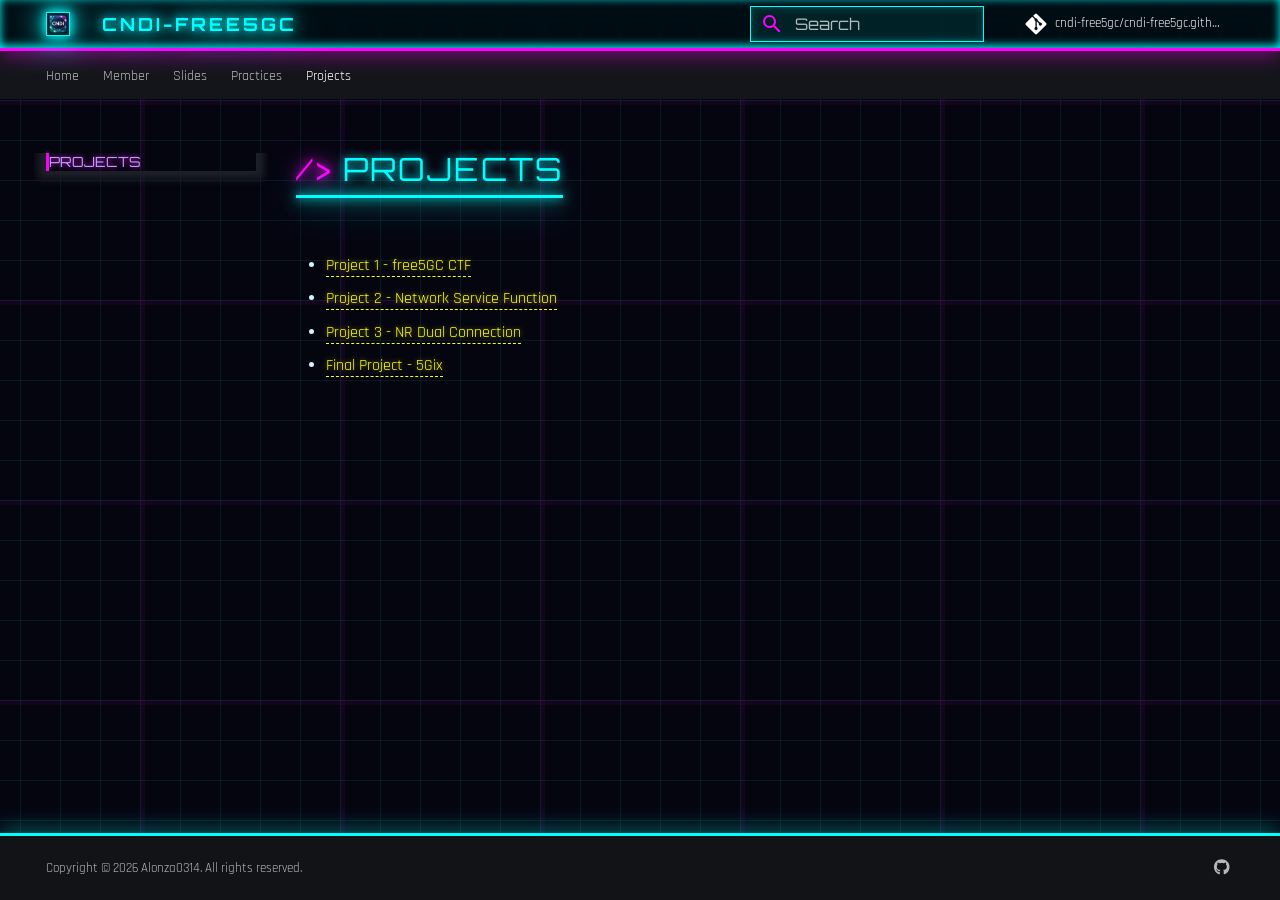
<file: doc-project/index.html>
<!doctype html>
<html lang="en" class="no-js">
  <head>
    
      <meta charset="utf-8">
      <meta name="viewport" content="width=device-width,initial-scale=1">
      
        <meta name="description" content="Open-Source Core Network Design and Implementation">
      
      
        <meta name="author" content="alonza0314">
      
      
        <link rel="canonical" href="https://cndi-free5gc.github.io/doc-project/">
      
      
        <link rel="prev" href="../doc-pratice/">
      
      
      
      <link rel="icon" href="../image/cndi.jpg">
      <meta name="generator" content="mkdocs-1.5.3, mkdocs-material-9.5.13">
    
    
      
        <title>Projects - cndi-free5gc</title>
      
    
    
      <link rel="stylesheet" href="../assets/stylesheets/main.7e359304.min.css">
      
        
        <link rel="stylesheet" href="../assets/stylesheets/palette.06af60db.min.css">
      
      


    
    
      
    
    
      
        
        
        <link rel="preconnect" href="https://fonts.gstatic.com" crossorigin>
        <link rel="stylesheet" href="https://fonts.googleapis.com/css?family=Rajdhani:300,300i,400,400i,700,700i%7CCourier+New:400,400i,700,700i&display=fallback">
        <style>:root{--md-text-font:"Rajdhani";--md-code-font:"Courier New"}</style>
      
    
    
      <link rel="stylesheet" href="../stylesheets/extra.css">
    
    <script>__md_scope=new URL("..",location),__md_hash=e=>[...e].reduce((e,_)=>(e<<5)-e+_.charCodeAt(0),0),__md_get=(e,_=localStorage,t=__md_scope)=>JSON.parse(_.getItem(t.pathname+"."+e)),__md_set=(e,_,t=localStorage,a=__md_scope)=>{try{t.setItem(a.pathname+"."+e,JSON.stringify(_))}catch(e){}}</script>
    
      

    
    
    
  </head>
  
  
    
    
      
    
    
    
    
    <body dir="ltr" data-md-color-scheme="slate" data-md-color-primary="black" data-md-color-accent="cyan">
  
    
    <input class="md-toggle" data-md-toggle="drawer" type="checkbox" id="__drawer" autocomplete="off">
    <input class="md-toggle" data-md-toggle="search" type="checkbox" id="__search" autocomplete="off">
    <label class="md-overlay" for="__drawer"></label>
    <div data-md-component="skip">
      
        
        <a href="#projects" class="md-skip">
          Skip to content
        </a>
      
    </div>
    <div data-md-component="announce">
      
    </div>
    
    
      

<header class="md-header" data-md-component="header">
  <nav class="md-header__inner md-grid" aria-label="Header">
    <a href=".." title="cndi-free5gc" class="md-header__button md-logo" aria-label="cndi-free5gc" data-md-component="logo">
      
  <img src="../image/cndi.jpg" alt="logo">

    </a>
    <label class="md-header__button md-icon" for="__drawer">
      
      <svg xmlns="http://www.w3.org/2000/svg" viewBox="0 0 24 24"><path d="M3 6h18v2H3V6m0 5h18v2H3v-2m0 5h18v2H3v-2Z"/></svg>
    </label>
    <div class="md-header__title" data-md-component="header-title">
      <div class="md-header__ellipsis">
        <div class="md-header__topic">
          <span class="md-ellipsis">
            cndi-free5gc
          </span>
        </div>
        <div class="md-header__topic" data-md-component="header-topic">
          <span class="md-ellipsis">
            
              Projects
            
          </span>
        </div>
      </div>
    </div>
    
      
        <form class="md-header__option" data-md-component="palette">
  
    
    
    
    <input class="md-option" data-md-color-media="" data-md-color-scheme="slate" data-md-color-primary="black" data-md-color-accent="cyan"  aria-hidden="true"  type="radio" name="__palette" id="__palette_0">
    
  
</form>
      
    
    
      <script>var media,input,key,value,palette=__md_get("__palette");if(palette&&palette.color){"(prefers-color-scheme)"===palette.color.media&&(media=matchMedia("(prefers-color-scheme: light)"),input=document.querySelector(media.matches?"[data-md-color-media='(prefers-color-scheme: light)']":"[data-md-color-media='(prefers-color-scheme: dark)']"),palette.color.media=input.getAttribute("data-md-color-media"),palette.color.scheme=input.getAttribute("data-md-color-scheme"),palette.color.primary=input.getAttribute("data-md-color-primary"),palette.color.accent=input.getAttribute("data-md-color-accent"));for([key,value]of Object.entries(palette.color))document.body.setAttribute("data-md-color-"+key,value)}</script>
    
    
    
      <label class="md-header__button md-icon" for="__search">
        
        <svg xmlns="http://www.w3.org/2000/svg" viewBox="0 0 24 24"><path d="M9.5 3A6.5 6.5 0 0 1 16 9.5c0 1.61-.59 3.09-1.56 4.23l.27.27h.79l5 5-1.5 1.5-5-5v-.79l-.27-.27A6.516 6.516 0 0 1 9.5 16 6.5 6.5 0 0 1 3 9.5 6.5 6.5 0 0 1 9.5 3m0 2C7 5 5 7 5 9.5S7 14 9.5 14 14 12 14 9.5 12 5 9.5 5Z"/></svg>
      </label>
      <div class="md-search" data-md-component="search" role="dialog">
  <label class="md-search__overlay" for="__search"></label>
  <div class="md-search__inner" role="search">
    <form class="md-search__form" name="search">
      <input type="text" class="md-search__input" name="query" aria-label="Search" placeholder="Search" autocapitalize="off" autocorrect="off" autocomplete="off" spellcheck="false" data-md-component="search-query" required>
      <label class="md-search__icon md-icon" for="__search">
        
        <svg xmlns="http://www.w3.org/2000/svg" viewBox="0 0 24 24"><path d="M9.5 3A6.5 6.5 0 0 1 16 9.5c0 1.61-.59 3.09-1.56 4.23l.27.27h.79l5 5-1.5 1.5-5-5v-.79l-.27-.27A6.516 6.516 0 0 1 9.5 16 6.5 6.5 0 0 1 3 9.5 6.5 6.5 0 0 1 9.5 3m0 2C7 5 5 7 5 9.5S7 14 9.5 14 14 12 14 9.5 12 5 9.5 5Z"/></svg>
        
        <svg xmlns="http://www.w3.org/2000/svg" viewBox="0 0 24 24"><path d="M20 11v2H8l5.5 5.5-1.42 1.42L4.16 12l7.92-7.92L13.5 5.5 8 11h12Z"/></svg>
      </label>
      <nav class="md-search__options" aria-label="Search">
        
          <a href="javascript:void(0)" class="md-search__icon md-icon" title="Share" aria-label="Share" data-clipboard data-clipboard-text="" data-md-component="search-share" tabindex="-1">
            
            <svg xmlns="http://www.w3.org/2000/svg" viewBox="0 0 24 24"><path d="M18 16.08c-.76 0-1.44.3-1.96.77L8.91 12.7c.05-.23.09-.46.09-.7 0-.24-.04-.47-.09-.7l7.05-4.11c.54.5 1.25.81 2.04.81a3 3 0 0 0 3-3 3 3 0 0 0-3-3 3 3 0 0 0-3 3c0 .24.04.47.09.7L8.04 9.81C7.5 9.31 6.79 9 6 9a3 3 0 0 0-3 3 3 3 0 0 0 3 3c.79 0 1.5-.31 2.04-.81l7.12 4.15c-.05.21-.08.43-.08.66 0 1.61 1.31 2.91 2.92 2.91 1.61 0 2.92-1.3 2.92-2.91A2.92 2.92 0 0 0 18 16.08Z"/></svg>
          </a>
        
        <button type="reset" class="md-search__icon md-icon" title="Clear" aria-label="Clear" tabindex="-1">
          
          <svg xmlns="http://www.w3.org/2000/svg" viewBox="0 0 24 24"><path d="M19 6.41 17.59 5 12 10.59 6.41 5 5 6.41 10.59 12 5 17.59 6.41 19 12 13.41 17.59 19 19 17.59 13.41 12 19 6.41Z"/></svg>
        </button>
      </nav>
      
    </form>
    <div class="md-search__output">
      <div class="md-search__scrollwrap" data-md-scrollfix>
        <div class="md-search-result" data-md-component="search-result">
          <div class="md-search-result__meta">
            Initializing search
          </div>
          <ol class="md-search-result__list" role="presentation"></ol>
        </div>
      </div>
    </div>
  </div>
</div>
    
    
      <div class="md-header__source">
        <a href="https://github.com/cndi-free5gc/cndi-free5gc.github.io" title="Go to repository" class="md-source" data-md-component="source">
  <div class="md-source__icon md-icon">
    
    <svg xmlns="http://www.w3.org/2000/svg" viewBox="0 0 448 512"><!--! Font Awesome Free 6.5.1 by @fontawesome - https://fontawesome.com License - https://fontawesome.com/license/free (Icons: CC BY 4.0, Fonts: SIL OFL 1.1, Code: MIT License) Copyright 2023 Fonticons, Inc.--><path d="M439.55 236.05 244 40.45a28.87 28.87 0 0 0-40.81 0l-40.66 40.63 51.52 51.52c27.06-9.14 52.68 16.77 43.39 43.68l49.66 49.66c34.23-11.8 61.18 31 35.47 56.69-26.49 26.49-70.21-2.87-56-37.34L240.22 199v121.85c25.3 12.54 22.26 41.85 9.08 55a34.34 34.34 0 0 1-48.55 0c-17.57-17.6-11.07-46.91 11.25-56v-123c-20.8-8.51-24.6-30.74-18.64-45L142.57 101 8.45 235.14a28.86 28.86 0 0 0 0 40.81l195.61 195.6a28.86 28.86 0 0 0 40.8 0l194.69-194.69a28.86 28.86 0 0 0 0-40.81z"/></svg>
  </div>
  <div class="md-source__repository">
    cndi-free5gc/cndi-free5gc.github.io
  </div>
</a>
      </div>
    
  </nav>
  
</header>
    
    <div class="md-container" data-md-component="container">
      
      
        
          
            
<nav class="md-tabs" aria-label="Tabs" data-md-component="tabs">
  <div class="md-grid">
    <ul class="md-tabs__list">
      
        
  
  
  
    <li class="md-tabs__item">
      <a href=".." class="md-tabs__link">
        
  
    
  
  Home

      </a>
    </li>
  

      
        
  
  
  
    <li class="md-tabs__item">
      <a href="../doc-member/" class="md-tabs__link">
        
  
    
  
  Member

      </a>
    </li>
  

      
        
  
  
  
    <li class="md-tabs__item">
      <a href="../doc-slide/" class="md-tabs__link">
        
  
    
  
  Slides

      </a>
    </li>
  

      
        
  
  
  
    <li class="md-tabs__item">
      <a href="../doc-pratice/" class="md-tabs__link">
        
  
    
  
  Practices

      </a>
    </li>
  

      
        
  
  
    
  
  
    <li class="md-tabs__item md-tabs__item--active">
      <a href="./" class="md-tabs__link">
        
  
    
  
  Projects

      </a>
    </li>
  

      
    </ul>
  </div>
</nav>
          
        
      
      <main class="md-main" data-md-component="main">
        <div class="md-main__inner md-grid">
          
            
              
              <div class="md-sidebar md-sidebar--primary" data-md-component="sidebar" data-md-type="navigation" >
                <div class="md-sidebar__scrollwrap">
                  <div class="md-sidebar__inner">
                    


  


<nav class="md-nav md-nav--primary md-nav--lifted" aria-label="Navigation" data-md-level="0">
  <label class="md-nav__title" for="__drawer">
    <a href=".." title="cndi-free5gc" class="md-nav__button md-logo" aria-label="cndi-free5gc" data-md-component="logo">
      
  <img src="../image/cndi.jpg" alt="logo">

    </a>
    cndi-free5gc
  </label>
  
    <div class="md-nav__source">
      <a href="https://github.com/cndi-free5gc/cndi-free5gc.github.io" title="Go to repository" class="md-source" data-md-component="source">
  <div class="md-source__icon md-icon">
    
    <svg xmlns="http://www.w3.org/2000/svg" viewBox="0 0 448 512"><!--! Font Awesome Free 6.5.1 by @fontawesome - https://fontawesome.com License - https://fontawesome.com/license/free (Icons: CC BY 4.0, Fonts: SIL OFL 1.1, Code: MIT License) Copyright 2023 Fonticons, Inc.--><path d="M439.55 236.05 244 40.45a28.87 28.87 0 0 0-40.81 0l-40.66 40.63 51.52 51.52c27.06-9.14 52.68 16.77 43.39 43.68l49.66 49.66c34.23-11.8 61.18 31 35.47 56.69-26.49 26.49-70.21-2.87-56-37.34L240.22 199v121.85c25.3 12.54 22.26 41.85 9.08 55a34.34 34.34 0 0 1-48.55 0c-17.57-17.6-11.07-46.91 11.25-56v-123c-20.8-8.51-24.6-30.74-18.64-45L142.57 101 8.45 235.14a28.86 28.86 0 0 0 0 40.81l195.61 195.6a28.86 28.86 0 0 0 40.8 0l194.69-194.69a28.86 28.86 0 0 0 0-40.81z"/></svg>
  </div>
  <div class="md-source__repository">
    cndi-free5gc/cndi-free5gc.github.io
  </div>
</a>
    </div>
  
  <ul class="md-nav__list" data-md-scrollfix>
    
      
      
  
  
  
  
    <li class="md-nav__item">
      <a href=".." class="md-nav__link">
        
  
  <span class="md-ellipsis">
    Home
  </span>
  

      </a>
    </li>
  

    
      
      
  
  
  
  
    <li class="md-nav__item">
      <a href="../doc-member/" class="md-nav__link">
        
  
  <span class="md-ellipsis">
    Member
  </span>
  

      </a>
    </li>
  

    
      
      
  
  
  
  
    <li class="md-nav__item">
      <a href="../doc-slide/" class="md-nav__link">
        
  
  <span class="md-ellipsis">
    Slides
  </span>
  

      </a>
    </li>
  

    
      
      
  
  
  
  
    <li class="md-nav__item">
      <a href="../doc-pratice/" class="md-nav__link">
        
  
  <span class="md-ellipsis">
    Practices
  </span>
  

      </a>
    </li>
  

    
      
      
  
  
    
  
  
  
    <li class="md-nav__item md-nav__item--active">
      
      <input class="md-nav__toggle md-toggle" type="checkbox" id="__toc">
      
      
        
      
      
      <a href="./" class="md-nav__link md-nav__link--active">
        
  
  <span class="md-ellipsis">
    Projects
  </span>
  

      </a>
      
    </li>
  

    
  </ul>
</nav>
                  </div>
                </div>
              </div>
            
            
              
              <div class="md-sidebar md-sidebar--secondary" data-md-component="sidebar" data-md-type="toc" >
                <div class="md-sidebar__scrollwrap">
                  <div class="md-sidebar__inner">
                    

<nav class="md-nav md-nav--secondary" aria-label="Table of contents">
  
  
  
    
  
  
</nav>
                  </div>
                </div>
              </div>
            
          
          
            <div class="md-content" data-md-component="content">
              <article class="md-content__inner md-typeset">
                
                  

  
  


<h1 id="projects">Projects</h1>
<ul>
<li><a href="pj1/">Project 1 - free5GC CTF</a></li>
<li><a href="pj2/">Project 2 - Network Service Function</a></li>
<li><a href="pj3/">Project 3 - NR Dual Connection</a></li>
<li><a href="fp/">Final Project - 5Gix</a></li>
</ul>












                
              </article>
            </div>
          
          
  <script>var tabs=__md_get("__tabs");if(Array.isArray(tabs))e:for(var set of document.querySelectorAll(".tabbed-set")){var tab,labels=set.querySelector(".tabbed-labels");for(tab of tabs)for(var label of labels.getElementsByTagName("label"))if(label.innerText.trim()===tab){var input=document.getElementById(label.htmlFor);input.checked=!0;continue e}}</script>

<script>var target=document.getElementById(location.hash.slice(1));target&&target.name&&(target.checked=target.name.startsWith("__tabbed_"))</script>
        </div>
        
          <button type="button" class="md-top md-icon" data-md-component="top" hidden>
  
  <svg xmlns="http://www.w3.org/2000/svg" viewBox="0 0 24 24"><path d="M13 20h-2V8l-5.5 5.5-1.42-1.42L12 4.16l7.92 7.92-1.42 1.42L13 8v12Z"/></svg>
  Back to top
</button>
        
      </main>
      
        <footer class="md-footer">
  
  <div class="md-footer-meta md-typeset">
    <div class="md-footer-meta__inner md-grid">
      <div class="md-copyright">
  
    <div class="md-copyright__highlight">
      Copyright &copy; 2026 Alonza0314. All rights reserved.
    </div>
  
  
</div>
      
        <div class="md-social">
  
    
    
    
    
      
      
    
    <a href="https://github.com/cndi-free5gc" target="_blank" rel="noopener" title="github.com" class="md-social__link">
      <svg xmlns="http://www.w3.org/2000/svg" viewBox="0 0 496 512"><!--! Font Awesome Free 6.5.1 by @fontawesome - https://fontawesome.com License - https://fontawesome.com/license/free (Icons: CC BY 4.0, Fonts: SIL OFL 1.1, Code: MIT License) Copyright 2023 Fonticons, Inc.--><path d="M165.9 397.4c0 2-2.3 3.6-5.2 3.6-3.3.3-5.6-1.3-5.6-3.6 0-2 2.3-3.6 5.2-3.6 3-.3 5.6 1.3 5.6 3.6zm-31.1-4.5c-.7 2 1.3 4.3 4.3 4.9 2.6 1 5.6 0 6.2-2s-1.3-4.3-4.3-5.2c-2.6-.7-5.5.3-6.2 2.3zm44.2-1.7c-2.9.7-4.9 2.6-4.6 4.9.3 2 2.9 3.3 5.9 2.6 2.9-.7 4.9-2.6 4.6-4.6-.3-1.9-3-3.2-5.9-2.9zM244.8 8C106.1 8 0 113.3 0 252c0 110.9 69.8 205.8 169.5 239.2 12.8 2.3 17.3-5.6 17.3-12.1 0-6.2-.3-40.4-.3-61.4 0 0-70 15-84.7-29.8 0 0-11.4-29.1-27.8-36.6 0 0-22.9-15.7 1.6-15.4 0 0 24.9 2 38.6 25.8 21.9 38.6 58.6 27.5 72.9 20.9 2.3-16 8.8-27.1 16-33.7-55.9-6.2-112.3-14.3-112.3-110.5 0-27.5 7.6-41.3 23.6-58.9-2.6-6.5-11.1-33.3 2.6-67.9 20.9-6.5 69 27 69 27 20-5.6 41.5-8.5 62.8-8.5s42.8 2.9 62.8 8.5c0 0 48.1-33.6 69-27 13.7 34.7 5.2 61.4 2.6 67.9 16 17.7 25.8 31.5 25.8 58.9 0 96.5-58.9 104.2-114.8 110.5 9.2 7.9 17 22.9 17 46.4 0 33.7-.3 75.4-.3 83.6 0 6.5 4.6 14.4 17.3 12.1C428.2 457.8 496 362.9 496 252 496 113.3 383.5 8 244.8 8zM97.2 352.9c-1.3 1-1 3.3.7 5.2 1.6 1.6 3.9 2.3 5.2 1 1.3-1 1-3.3-.7-5.2-1.6-1.6-3.9-2.3-5.2-1zm-10.8-8.1c-.7 1.3.3 2.9 2.3 3.9 1.6 1 3.6.7 4.3-.7.7-1.3-.3-2.9-2.3-3.9-2-.6-3.6-.3-4.3.7zm32.4 35.6c-1.6 1.3-1 4.3 1.3 6.2 2.3 2.3 5.2 2.6 6.5 1 1.3-1.3.7-4.3-1.3-6.2-2.2-2.3-5.2-2.6-6.5-1zm-11.4-14.7c-1.6 1-1.6 3.6 0 5.9 1.6 2.3 4.3 3.3 5.6 2.3 1.6-1.3 1.6-3.9 0-6.2-1.4-2.3-4-3.3-5.6-2z"/></svg>
    </a>
  
</div>
      
    </div>
  </div>
</footer>
      
    </div>
    <div class="md-dialog" data-md-component="dialog">
      <div class="md-dialog__inner md-typeset"></div>
    </div>
    
    
    <script id="__config" type="application/json">{"base": "..", "features": ["navigation.tabs", "navigation.sections", "navigation.top", "search.highlight", "search.share", "header.autohide", "content.code.copy", "content.code.select", "content.tabs.link"], "search": "../assets/javascripts/workers/search.b8dbb3d2.min.js", "translations": {"clipboard.copied": "Copied to clipboard", "clipboard.copy": "Copy to clipboard", "search.result.more.one": "1 more on this page", "search.result.more.other": "# more on this page", "search.result.none": "No matching documents", "search.result.one": "1 matching document", "search.result.other": "# matching documents", "search.result.placeholder": "Type to start searching", "search.result.term.missing": "Missing", "select.version": "Select version"}}</script>
    
    
      <script src="../assets/javascripts/bundle.c8d2eff1.min.js"></script>
      
        <script src="../javascripts/extra.js"></script>
      
    
  </body>
</html>
</file>
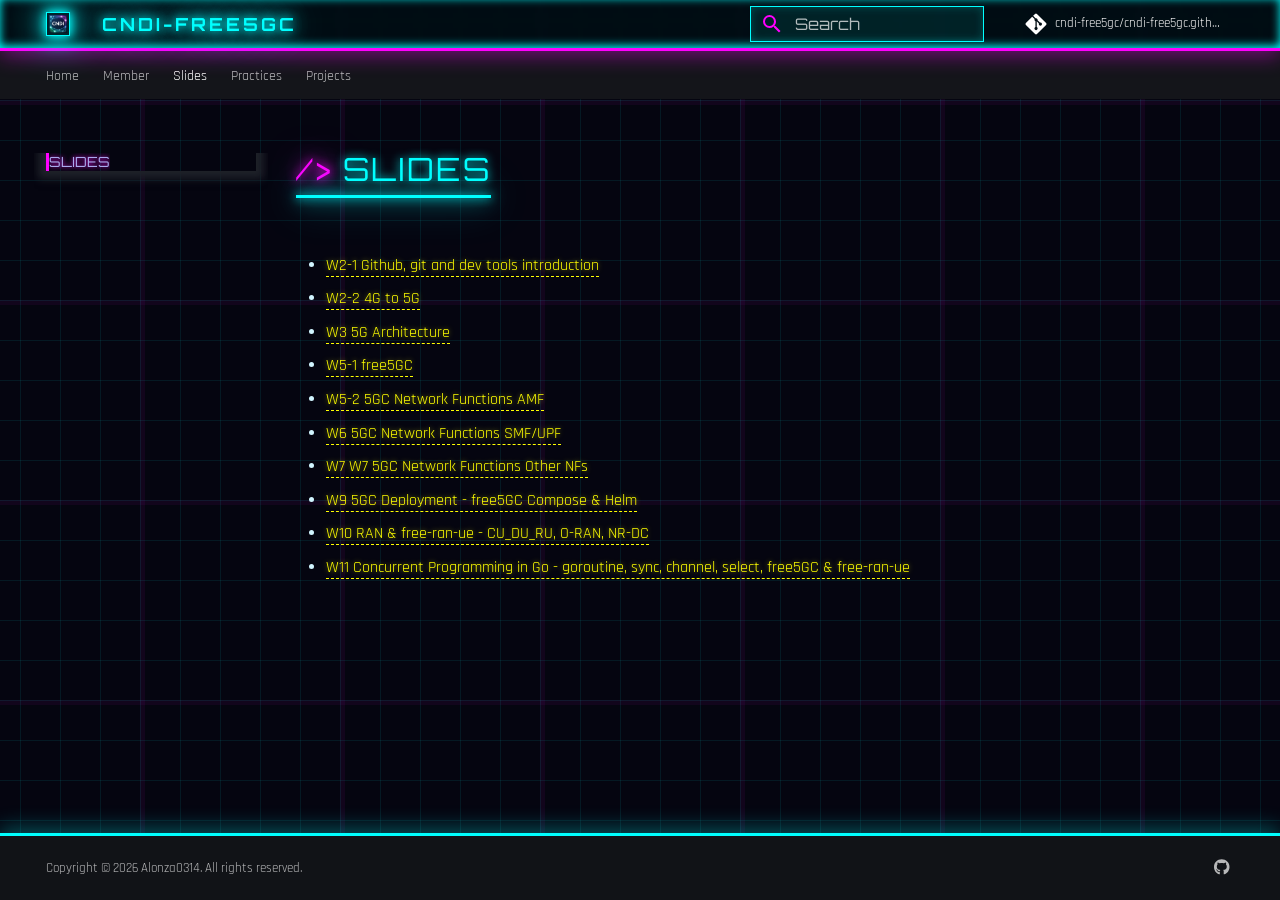
<file: doc-slide/index.html>
<!doctype html>
<html lang="en" class="no-js">
  <head>
    
      <meta charset="utf-8">
      <meta name="viewport" content="width=device-width,initial-scale=1">
      
        <meta name="description" content="Open-Source Core Network Design and Implementation">
      
      
        <meta name="author" content="alonza0314">
      
      
        <link rel="canonical" href="https://cndi-free5gc.github.io/doc-slide/">
      
      
        <link rel="prev" href="../doc-member/">
      
      
        <link rel="next" href="../doc-pratice/">
      
      
      <link rel="icon" href="../image/cndi.jpg">
      <meta name="generator" content="mkdocs-1.5.3, mkdocs-material-9.5.13">
    
    
      
        <title>Slides - cndi-free5gc</title>
      
    
    
      <link rel="stylesheet" href="../assets/stylesheets/main.7e359304.min.css">
      
        
        <link rel="stylesheet" href="../assets/stylesheets/palette.06af60db.min.css">
      
      


    
    
      
    
    
      
        
        
        <link rel="preconnect" href="https://fonts.gstatic.com" crossorigin>
        <link rel="stylesheet" href="https://fonts.googleapis.com/css?family=Rajdhani:300,300i,400,400i,700,700i%7CCourier+New:400,400i,700,700i&display=fallback">
        <style>:root{--md-text-font:"Rajdhani";--md-code-font:"Courier New"}</style>
      
    
    
      <link rel="stylesheet" href="../stylesheets/extra.css">
    
    <script>__md_scope=new URL("..",location),__md_hash=e=>[...e].reduce((e,_)=>(e<<5)-e+_.charCodeAt(0),0),__md_get=(e,_=localStorage,t=__md_scope)=>JSON.parse(_.getItem(t.pathname+"."+e)),__md_set=(e,_,t=localStorage,a=__md_scope)=>{try{t.setItem(a.pathname+"."+e,JSON.stringify(_))}catch(e){}}</script>
    
      

    
    
    
  </head>
  
  
    
    
      
    
    
    
    
    <body dir="ltr" data-md-color-scheme="slate" data-md-color-primary="black" data-md-color-accent="cyan">
  
    
    <input class="md-toggle" data-md-toggle="drawer" type="checkbox" id="__drawer" autocomplete="off">
    <input class="md-toggle" data-md-toggle="search" type="checkbox" id="__search" autocomplete="off">
    <label class="md-overlay" for="__drawer"></label>
    <div data-md-component="skip">
      
        
        <a href="#slides" class="md-skip">
          Skip to content
        </a>
      
    </div>
    <div data-md-component="announce">
      
    </div>
    
    
      

<header class="md-header" data-md-component="header">
  <nav class="md-header__inner md-grid" aria-label="Header">
    <a href=".." title="cndi-free5gc" class="md-header__button md-logo" aria-label="cndi-free5gc" data-md-component="logo">
      
  <img src="../image/cndi.jpg" alt="logo">

    </a>
    <label class="md-header__button md-icon" for="__drawer">
      
      <svg xmlns="http://www.w3.org/2000/svg" viewBox="0 0 24 24"><path d="M3 6h18v2H3V6m0 5h18v2H3v-2m0 5h18v2H3v-2Z"/></svg>
    </label>
    <div class="md-header__title" data-md-component="header-title">
      <div class="md-header__ellipsis">
        <div class="md-header__topic">
          <span class="md-ellipsis">
            cndi-free5gc
          </span>
        </div>
        <div class="md-header__topic" data-md-component="header-topic">
          <span class="md-ellipsis">
            
              Slides
            
          </span>
        </div>
      </div>
    </div>
    
      
        <form class="md-header__option" data-md-component="palette">
  
    
    
    
    <input class="md-option" data-md-color-media="" data-md-color-scheme="slate" data-md-color-primary="black" data-md-color-accent="cyan"  aria-hidden="true"  type="radio" name="__palette" id="__palette_0">
    
  
</form>
      
    
    
      <script>var media,input,key,value,palette=__md_get("__palette");if(palette&&palette.color){"(prefers-color-scheme)"===palette.color.media&&(media=matchMedia("(prefers-color-scheme: light)"),input=document.querySelector(media.matches?"[data-md-color-media='(prefers-color-scheme: light)']":"[data-md-color-media='(prefers-color-scheme: dark)']"),palette.color.media=input.getAttribute("data-md-color-media"),palette.color.scheme=input.getAttribute("data-md-color-scheme"),palette.color.primary=input.getAttribute("data-md-color-primary"),palette.color.accent=input.getAttribute("data-md-color-accent"));for([key,value]of Object.entries(palette.color))document.body.setAttribute("data-md-color-"+key,value)}</script>
    
    
    
      <label class="md-header__button md-icon" for="__search">
        
        <svg xmlns="http://www.w3.org/2000/svg" viewBox="0 0 24 24"><path d="M9.5 3A6.5 6.5 0 0 1 16 9.5c0 1.61-.59 3.09-1.56 4.23l.27.27h.79l5 5-1.5 1.5-5-5v-.79l-.27-.27A6.516 6.516 0 0 1 9.5 16 6.5 6.5 0 0 1 3 9.5 6.5 6.5 0 0 1 9.5 3m0 2C7 5 5 7 5 9.5S7 14 9.5 14 14 12 14 9.5 12 5 9.5 5Z"/></svg>
      </label>
      <div class="md-search" data-md-component="search" role="dialog">
  <label class="md-search__overlay" for="__search"></label>
  <div class="md-search__inner" role="search">
    <form class="md-search__form" name="search">
      <input type="text" class="md-search__input" name="query" aria-label="Search" placeholder="Search" autocapitalize="off" autocorrect="off" autocomplete="off" spellcheck="false" data-md-component="search-query" required>
      <label class="md-search__icon md-icon" for="__search">
        
        <svg xmlns="http://www.w3.org/2000/svg" viewBox="0 0 24 24"><path d="M9.5 3A6.5 6.5 0 0 1 16 9.5c0 1.61-.59 3.09-1.56 4.23l.27.27h.79l5 5-1.5 1.5-5-5v-.79l-.27-.27A6.516 6.516 0 0 1 9.5 16 6.5 6.5 0 0 1 3 9.5 6.5 6.5 0 0 1 9.5 3m0 2C7 5 5 7 5 9.5S7 14 9.5 14 14 12 14 9.5 12 5 9.5 5Z"/></svg>
        
        <svg xmlns="http://www.w3.org/2000/svg" viewBox="0 0 24 24"><path d="M20 11v2H8l5.5 5.5-1.42 1.42L4.16 12l7.92-7.92L13.5 5.5 8 11h12Z"/></svg>
      </label>
      <nav class="md-search__options" aria-label="Search">
        
          <a href="javascript:void(0)" class="md-search__icon md-icon" title="Share" aria-label="Share" data-clipboard data-clipboard-text="" data-md-component="search-share" tabindex="-1">
            
            <svg xmlns="http://www.w3.org/2000/svg" viewBox="0 0 24 24"><path d="M18 16.08c-.76 0-1.44.3-1.96.77L8.91 12.7c.05-.23.09-.46.09-.7 0-.24-.04-.47-.09-.7l7.05-4.11c.54.5 1.25.81 2.04.81a3 3 0 0 0 3-3 3 3 0 0 0-3-3 3 3 0 0 0-3 3c0 .24.04.47.09.7L8.04 9.81C7.5 9.31 6.79 9 6 9a3 3 0 0 0-3 3 3 3 0 0 0 3 3c.79 0 1.5-.31 2.04-.81l7.12 4.15c-.05.21-.08.43-.08.66 0 1.61 1.31 2.91 2.92 2.91 1.61 0 2.92-1.3 2.92-2.91A2.92 2.92 0 0 0 18 16.08Z"/></svg>
          </a>
        
        <button type="reset" class="md-search__icon md-icon" title="Clear" aria-label="Clear" tabindex="-1">
          
          <svg xmlns="http://www.w3.org/2000/svg" viewBox="0 0 24 24"><path d="M19 6.41 17.59 5 12 10.59 6.41 5 5 6.41 10.59 12 5 17.59 6.41 19 12 13.41 17.59 19 19 17.59 13.41 12 19 6.41Z"/></svg>
        </button>
      </nav>
      
    </form>
    <div class="md-search__output">
      <div class="md-search__scrollwrap" data-md-scrollfix>
        <div class="md-search-result" data-md-component="search-result">
          <div class="md-search-result__meta">
            Initializing search
          </div>
          <ol class="md-search-result__list" role="presentation"></ol>
        </div>
      </div>
    </div>
  </div>
</div>
    
    
      <div class="md-header__source">
        <a href="https://github.com/cndi-free5gc/cndi-free5gc.github.io" title="Go to repository" class="md-source" data-md-component="source">
  <div class="md-source__icon md-icon">
    
    <svg xmlns="http://www.w3.org/2000/svg" viewBox="0 0 448 512"><!--! Font Awesome Free 6.5.1 by @fontawesome - https://fontawesome.com License - https://fontawesome.com/license/free (Icons: CC BY 4.0, Fonts: SIL OFL 1.1, Code: MIT License) Copyright 2023 Fonticons, Inc.--><path d="M439.55 236.05 244 40.45a28.87 28.87 0 0 0-40.81 0l-40.66 40.63 51.52 51.52c27.06-9.14 52.68 16.77 43.39 43.68l49.66 49.66c34.23-11.8 61.18 31 35.47 56.69-26.49 26.49-70.21-2.87-56-37.34L240.22 199v121.85c25.3 12.54 22.26 41.85 9.08 55a34.34 34.34 0 0 1-48.55 0c-17.57-17.6-11.07-46.91 11.25-56v-123c-20.8-8.51-24.6-30.74-18.64-45L142.57 101 8.45 235.14a28.86 28.86 0 0 0 0 40.81l195.61 195.6a28.86 28.86 0 0 0 40.8 0l194.69-194.69a28.86 28.86 0 0 0 0-40.81z"/></svg>
  </div>
  <div class="md-source__repository">
    cndi-free5gc/cndi-free5gc.github.io
  </div>
</a>
      </div>
    
  </nav>
  
</header>
    
    <div class="md-container" data-md-component="container">
      
      
        
          
            
<nav class="md-tabs" aria-label="Tabs" data-md-component="tabs">
  <div class="md-grid">
    <ul class="md-tabs__list">
      
        
  
  
  
    <li class="md-tabs__item">
      <a href=".." class="md-tabs__link">
        
  
    
  
  Home

      </a>
    </li>
  

      
        
  
  
  
    <li class="md-tabs__item">
      <a href="../doc-member/" class="md-tabs__link">
        
  
    
  
  Member

      </a>
    </li>
  

      
        
  
  
    
  
  
    <li class="md-tabs__item md-tabs__item--active">
      <a href="./" class="md-tabs__link">
        
  
    
  
  Slides

      </a>
    </li>
  

      
        
  
  
  
    <li class="md-tabs__item">
      <a href="../doc-pratice/" class="md-tabs__link">
        
  
    
  
  Practices

      </a>
    </li>
  

      
        
  
  
  
    <li class="md-tabs__item">
      <a href="../doc-project/" class="md-tabs__link">
        
  
    
  
  Projects

      </a>
    </li>
  

      
    </ul>
  </div>
</nav>
          
        
      
      <main class="md-main" data-md-component="main">
        <div class="md-main__inner md-grid">
          
            
              
              <div class="md-sidebar md-sidebar--primary" data-md-component="sidebar" data-md-type="navigation" >
                <div class="md-sidebar__scrollwrap">
                  <div class="md-sidebar__inner">
                    


  


<nav class="md-nav md-nav--primary md-nav--lifted" aria-label="Navigation" data-md-level="0">
  <label class="md-nav__title" for="__drawer">
    <a href=".." title="cndi-free5gc" class="md-nav__button md-logo" aria-label="cndi-free5gc" data-md-component="logo">
      
  <img src="../image/cndi.jpg" alt="logo">

    </a>
    cndi-free5gc
  </label>
  
    <div class="md-nav__source">
      <a href="https://github.com/cndi-free5gc/cndi-free5gc.github.io" title="Go to repository" class="md-source" data-md-component="source">
  <div class="md-source__icon md-icon">
    
    <svg xmlns="http://www.w3.org/2000/svg" viewBox="0 0 448 512"><!--! Font Awesome Free 6.5.1 by @fontawesome - https://fontawesome.com License - https://fontawesome.com/license/free (Icons: CC BY 4.0, Fonts: SIL OFL 1.1, Code: MIT License) Copyright 2023 Fonticons, Inc.--><path d="M439.55 236.05 244 40.45a28.87 28.87 0 0 0-40.81 0l-40.66 40.63 51.52 51.52c27.06-9.14 52.68 16.77 43.39 43.68l49.66 49.66c34.23-11.8 61.18 31 35.47 56.69-26.49 26.49-70.21-2.87-56-37.34L240.22 199v121.85c25.3 12.54 22.26 41.85 9.08 55a34.34 34.34 0 0 1-48.55 0c-17.57-17.6-11.07-46.91 11.25-56v-123c-20.8-8.51-24.6-30.74-18.64-45L142.57 101 8.45 235.14a28.86 28.86 0 0 0 0 40.81l195.61 195.6a28.86 28.86 0 0 0 40.8 0l194.69-194.69a28.86 28.86 0 0 0 0-40.81z"/></svg>
  </div>
  <div class="md-source__repository">
    cndi-free5gc/cndi-free5gc.github.io
  </div>
</a>
    </div>
  
  <ul class="md-nav__list" data-md-scrollfix>
    
      
      
  
  
  
  
    <li class="md-nav__item">
      <a href=".." class="md-nav__link">
        
  
  <span class="md-ellipsis">
    Home
  </span>
  

      </a>
    </li>
  

    
      
      
  
  
  
  
    <li class="md-nav__item">
      <a href="../doc-member/" class="md-nav__link">
        
  
  <span class="md-ellipsis">
    Member
  </span>
  

      </a>
    </li>
  

    
      
      
  
  
    
  
  
  
    <li class="md-nav__item md-nav__item--active">
      
      <input class="md-nav__toggle md-toggle" type="checkbox" id="__toc">
      
      
        
      
      
      <a href="./" class="md-nav__link md-nav__link--active">
        
  
  <span class="md-ellipsis">
    Slides
  </span>
  

      </a>
      
    </li>
  

    
      
      
  
  
  
  
    <li class="md-nav__item">
      <a href="../doc-pratice/" class="md-nav__link">
        
  
  <span class="md-ellipsis">
    Practices
  </span>
  

      </a>
    </li>
  

    
      
      
  
  
  
  
    <li class="md-nav__item">
      <a href="../doc-project/" class="md-nav__link">
        
  
  <span class="md-ellipsis">
    Projects
  </span>
  

      </a>
    </li>
  

    
  </ul>
</nav>
                  </div>
                </div>
              </div>
            
            
              
              <div class="md-sidebar md-sidebar--secondary" data-md-component="sidebar" data-md-type="toc" >
                <div class="md-sidebar__scrollwrap">
                  <div class="md-sidebar__inner">
                    

<nav class="md-nav md-nav--secondary" aria-label="Table of contents">
  
  
  
    
  
  
</nav>
                  </div>
                </div>
              </div>
            
          
          
            <div class="md-content" data-md-component="content">
              <article class="md-content__inner md-typeset">
                
                  

  
  


<h1 id="slides">Slides</h1>
<ul>
<li><a href="slides/W2-1%20Github%2C%20git%20and%20dev%20tools%20introduction.pdf" target="_blank">W2-1 Github, git and dev tools introduction</a></li>
<li><a href="slides/W2-2%204G%20to%205G.pdf" target="_blank">W2-2 4G to 5G</a></li>
<li><a href="slides/W3%205G%20Architecture.pdf" target="_blank">W3 5G Architecture</a></li>
<li><a href="slides/W5-1%20free5GC.pdf" target="_blank">W5-1 free5GC</a></li>
<li><a href="slides/W5-2%205GC%20Network%20Functions%20AMF.pdf" target="_blank">W5-2 5GC Network Functions AMF</a></li>
<li><a href="slides/W6%205GC%20Network%20Functions%20SMF_UPF.pdf" target="_blank">W6 5GC Network Functions SMF/UPF</a></li>
<li><a href="slides/W7%205GC%20Network%20Functions%20Other%20NFs.pdf" target="_blank">W7 W7 5GC Network Functions Other NFs</a></li>
<li><a href="slides/W9%205GC%20Deployment%20-%20free5GC%20Compose%20%26%20Helm.pdf" target="_blank">W9 5GC Deployment - free5GC Compose &amp; Helm</a></li>
<li><a href="slides/W10%20RAN%20%26%20free-ran-ue%20-%20CU_DU_RU%2C%20O-RAN%2C%20NR-DC.pdf" target="_blank">W10 RAN &amp; free-ran-ue - CU_DU_RU, O-RAN, NR-DC</a></li>
<li><a href="slides/W11%20Concurrent%20Programming%20in%20Go%20-%20goroutine%2C%20sync%2C%20channel%2C%20select%2C%20free5GC%20%26%20free-ran-ue.pdf" target="_blank">W11 Concurrent Programming in Go - goroutine, sync, channel, select, free5GC &amp; free-ran-ue</a></li>
</ul>












                
              </article>
            </div>
          
          
  <script>var tabs=__md_get("__tabs");if(Array.isArray(tabs))e:for(var set of document.querySelectorAll(".tabbed-set")){var tab,labels=set.querySelector(".tabbed-labels");for(tab of tabs)for(var label of labels.getElementsByTagName("label"))if(label.innerText.trim()===tab){var input=document.getElementById(label.htmlFor);input.checked=!0;continue e}}</script>

<script>var target=document.getElementById(location.hash.slice(1));target&&target.name&&(target.checked=target.name.startsWith("__tabbed_"))</script>
        </div>
        
          <button type="button" class="md-top md-icon" data-md-component="top" hidden>
  
  <svg xmlns="http://www.w3.org/2000/svg" viewBox="0 0 24 24"><path d="M13 20h-2V8l-5.5 5.5-1.42-1.42L12 4.16l7.92 7.92-1.42 1.42L13 8v12Z"/></svg>
  Back to top
</button>
        
      </main>
      
        <footer class="md-footer">
  
  <div class="md-footer-meta md-typeset">
    <div class="md-footer-meta__inner md-grid">
      <div class="md-copyright">
  
    <div class="md-copyright__highlight">
      Copyright &copy; 2026 Alonza0314. All rights reserved.
    </div>
  
  
</div>
      
        <div class="md-social">
  
    
    
    
    
      
      
    
    <a href="https://github.com/cndi-free5gc" target="_blank" rel="noopener" title="github.com" class="md-social__link">
      <svg xmlns="http://www.w3.org/2000/svg" viewBox="0 0 496 512"><!--! Font Awesome Free 6.5.1 by @fontawesome - https://fontawesome.com License - https://fontawesome.com/license/free (Icons: CC BY 4.0, Fonts: SIL OFL 1.1, Code: MIT License) Copyright 2023 Fonticons, Inc.--><path d="M165.9 397.4c0 2-2.3 3.6-5.2 3.6-3.3.3-5.6-1.3-5.6-3.6 0-2 2.3-3.6 5.2-3.6 3-.3 5.6 1.3 5.6 3.6zm-31.1-4.5c-.7 2 1.3 4.3 4.3 4.9 2.6 1 5.6 0 6.2-2s-1.3-4.3-4.3-5.2c-2.6-.7-5.5.3-6.2 2.3zm44.2-1.7c-2.9.7-4.9 2.6-4.6 4.9.3 2 2.9 3.3 5.9 2.6 2.9-.7 4.9-2.6 4.6-4.6-.3-1.9-3-3.2-5.9-2.9zM244.8 8C106.1 8 0 113.3 0 252c0 110.9 69.8 205.8 169.5 239.2 12.8 2.3 17.3-5.6 17.3-12.1 0-6.2-.3-40.4-.3-61.4 0 0-70 15-84.7-29.8 0 0-11.4-29.1-27.8-36.6 0 0-22.9-15.7 1.6-15.4 0 0 24.9 2 38.6 25.8 21.9 38.6 58.6 27.5 72.9 20.9 2.3-16 8.8-27.1 16-33.7-55.9-6.2-112.3-14.3-112.3-110.5 0-27.5 7.6-41.3 23.6-58.9-2.6-6.5-11.1-33.3 2.6-67.9 20.9-6.5 69 27 69 27 20-5.6 41.5-8.5 62.8-8.5s42.8 2.9 62.8 8.5c0 0 48.1-33.6 69-27 13.7 34.7 5.2 61.4 2.6 67.9 16 17.7 25.8 31.5 25.8 58.9 0 96.5-58.9 104.2-114.8 110.5 9.2 7.9 17 22.9 17 46.4 0 33.7-.3 75.4-.3 83.6 0 6.5 4.6 14.4 17.3 12.1C428.2 457.8 496 362.9 496 252 496 113.3 383.5 8 244.8 8zM97.2 352.9c-1.3 1-1 3.3.7 5.2 1.6 1.6 3.9 2.3 5.2 1 1.3-1 1-3.3-.7-5.2-1.6-1.6-3.9-2.3-5.2-1zm-10.8-8.1c-.7 1.3.3 2.9 2.3 3.9 1.6 1 3.6.7 4.3-.7.7-1.3-.3-2.9-2.3-3.9-2-.6-3.6-.3-4.3.7zm32.4 35.6c-1.6 1.3-1 4.3 1.3 6.2 2.3 2.3 5.2 2.6 6.5 1 1.3-1.3.7-4.3-1.3-6.2-2.2-2.3-5.2-2.6-6.5-1zm-11.4-14.7c-1.6 1-1.6 3.6 0 5.9 1.6 2.3 4.3 3.3 5.6 2.3 1.6-1.3 1.6-3.9 0-6.2-1.4-2.3-4-3.3-5.6-2z"/></svg>
    </a>
  
</div>
      
    </div>
  </div>
</footer>
      
    </div>
    <div class="md-dialog" data-md-component="dialog">
      <div class="md-dialog__inner md-typeset"></div>
    </div>
    
    
    <script id="__config" type="application/json">{"base": "..", "features": ["navigation.tabs", "navigation.sections", "navigation.top", "search.highlight", "search.share", "header.autohide", "content.code.copy", "content.code.select", "content.tabs.link"], "search": "../assets/javascripts/workers/search.b8dbb3d2.min.js", "translations": {"clipboard.copied": "Copied to clipboard", "clipboard.copy": "Copy to clipboard", "search.result.more.one": "1 more on this page", "search.result.more.other": "# more on this page", "search.result.none": "No matching documents", "search.result.one": "1 matching document", "search.result.other": "# matching documents", "search.result.placeholder": "Type to start searching", "search.result.term.missing": "Missing", "select.version": "Select version"}}</script>
    
    
      <script src="../assets/javascripts/bundle.c8d2eff1.min.js"></script>
      
        <script src="../javascripts/extra.js"></script>
      
    
  </body>
</html>
</file>
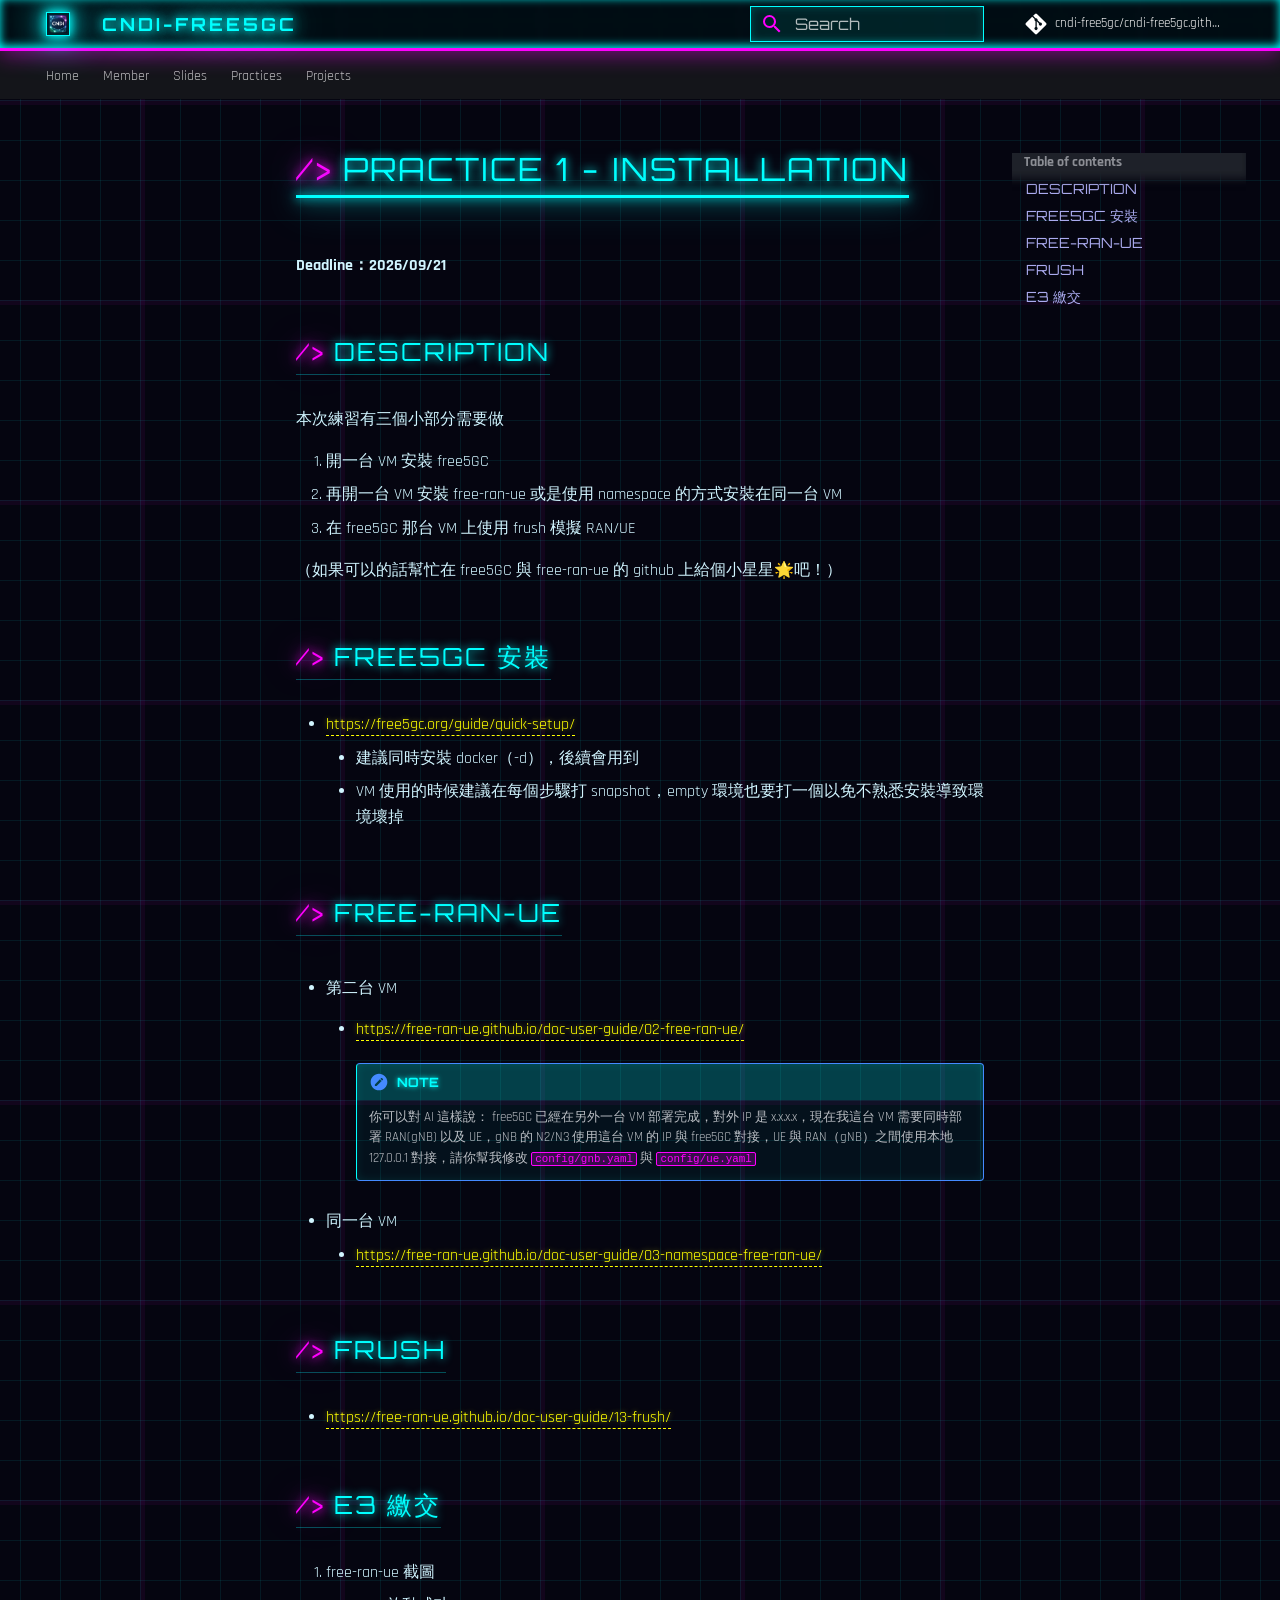
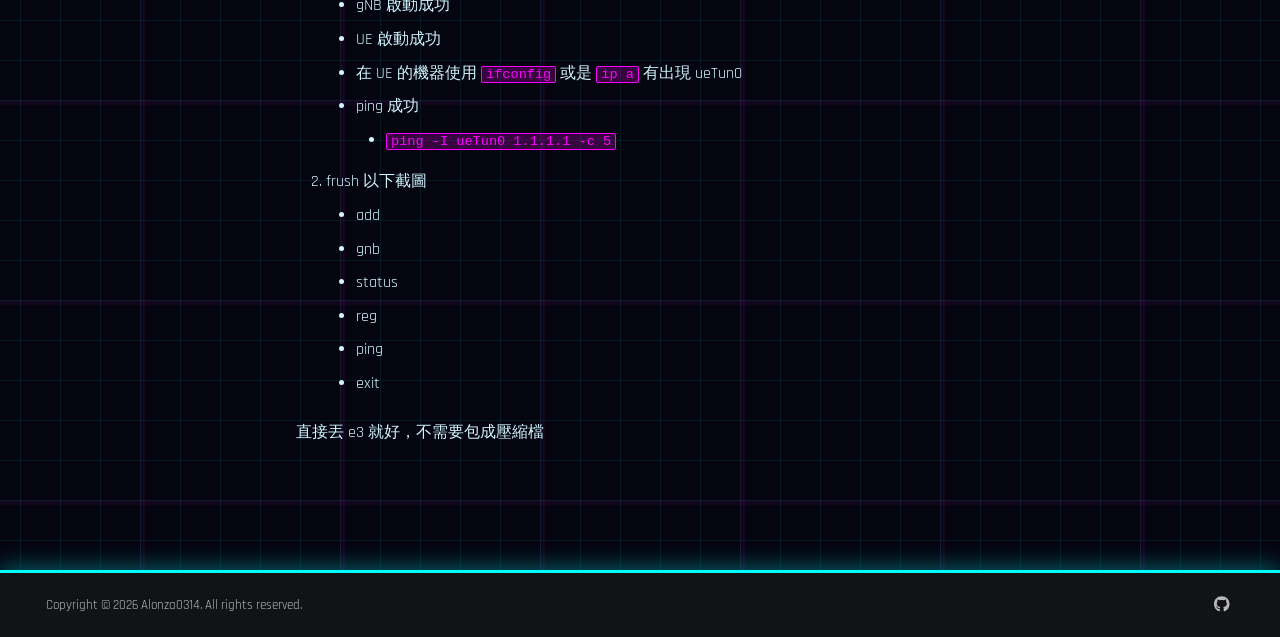
<file: doc-pratice/pt1/index.html>
<!doctype html>
<html lang="en" class="no-js">
  <head>
    
      <meta charset="utf-8">
      <meta name="viewport" content="width=device-width,initial-scale=1">
      
        <meta name="description" content="Open-Source Core Network Design and Implementation">
      
      
        <meta name="author" content="alonza0314">
      
      
        <link rel="canonical" href="https://cndi-free5gc.github.io/doc-pratice/pt1/">
      
      
      
      
      <link rel="icon" href="../../image/cndi.jpg">
      <meta name="generator" content="mkdocs-1.5.3, mkdocs-material-9.5.13">
    
    
      
        <title>Practice 1 - Installation - cndi-free5gc</title>
      
    
    
      <link rel="stylesheet" href="../../assets/stylesheets/main.7e359304.min.css">
      
        
        <link rel="stylesheet" href="../../assets/stylesheets/palette.06af60db.min.css">
      
      


    
    
      
    
    
      
        
        
        <link rel="preconnect" href="https://fonts.gstatic.com" crossorigin>
        <link rel="stylesheet" href="https://fonts.googleapis.com/css?family=Rajdhani:300,300i,400,400i,700,700i%7CCourier+New:400,400i,700,700i&display=fallback">
        <style>:root{--md-text-font:"Rajdhani";--md-code-font:"Courier New"}</style>
      
    
    
      <link rel="stylesheet" href="../../stylesheets/extra.css">
    
    <script>__md_scope=new URL("../..",location),__md_hash=e=>[...e].reduce((e,_)=>(e<<5)-e+_.charCodeAt(0),0),__md_get=(e,_=localStorage,t=__md_scope)=>JSON.parse(_.getItem(t.pathname+"."+e)),__md_set=(e,_,t=localStorage,a=__md_scope)=>{try{t.setItem(a.pathname+"."+e,JSON.stringify(_))}catch(e){}}</script>
    
      

    
    
    
  </head>
  
  
    
    
      
    
    
    
    
    <body dir="ltr" data-md-color-scheme="slate" data-md-color-primary="black" data-md-color-accent="cyan">
  
    
    <input class="md-toggle" data-md-toggle="drawer" type="checkbox" id="__drawer" autocomplete="off">
    <input class="md-toggle" data-md-toggle="search" type="checkbox" id="__search" autocomplete="off">
    <label class="md-overlay" for="__drawer"></label>
    <div data-md-component="skip">
      
        
        <a href="#practice-1-installation" class="md-skip">
          Skip to content
        </a>
      
    </div>
    <div data-md-component="announce">
      
    </div>
    
    
      

<header class="md-header" data-md-component="header">
  <nav class="md-header__inner md-grid" aria-label="Header">
    <a href="../.." title="cndi-free5gc" class="md-header__button md-logo" aria-label="cndi-free5gc" data-md-component="logo">
      
  <img src="../../image/cndi.jpg" alt="logo">

    </a>
    <label class="md-header__button md-icon" for="__drawer">
      
      <svg xmlns="http://www.w3.org/2000/svg" viewBox="0 0 24 24"><path d="M3 6h18v2H3V6m0 5h18v2H3v-2m0 5h18v2H3v-2Z"/></svg>
    </label>
    <div class="md-header__title" data-md-component="header-title">
      <div class="md-header__ellipsis">
        <div class="md-header__topic">
          <span class="md-ellipsis">
            cndi-free5gc
          </span>
        </div>
        <div class="md-header__topic" data-md-component="header-topic">
          <span class="md-ellipsis">
            
              Practice 1 - Installation
            
          </span>
        </div>
      </div>
    </div>
    
      
        <form class="md-header__option" data-md-component="palette">
  
    
    
    
    <input class="md-option" data-md-color-media="" data-md-color-scheme="slate" data-md-color-primary="black" data-md-color-accent="cyan"  aria-hidden="true"  type="radio" name="__palette" id="__palette_0">
    
  
</form>
      
    
    
      <script>var media,input,key,value,palette=__md_get("__palette");if(palette&&palette.color){"(prefers-color-scheme)"===palette.color.media&&(media=matchMedia("(prefers-color-scheme: light)"),input=document.querySelector(media.matches?"[data-md-color-media='(prefers-color-scheme: light)']":"[data-md-color-media='(prefers-color-scheme: dark)']"),palette.color.media=input.getAttribute("data-md-color-media"),palette.color.scheme=input.getAttribute("data-md-color-scheme"),palette.color.primary=input.getAttribute("data-md-color-primary"),palette.color.accent=input.getAttribute("data-md-color-accent"));for([key,value]of Object.entries(palette.color))document.body.setAttribute("data-md-color-"+key,value)}</script>
    
    
    
      <label class="md-header__button md-icon" for="__search">
        
        <svg xmlns="http://www.w3.org/2000/svg" viewBox="0 0 24 24"><path d="M9.5 3A6.5 6.5 0 0 1 16 9.5c0 1.61-.59 3.09-1.56 4.23l.27.27h.79l5 5-1.5 1.5-5-5v-.79l-.27-.27A6.516 6.516 0 0 1 9.5 16 6.5 6.5 0 0 1 3 9.5 6.5 6.5 0 0 1 9.5 3m0 2C7 5 5 7 5 9.5S7 14 9.5 14 14 12 14 9.5 12 5 9.5 5Z"/></svg>
      </label>
      <div class="md-search" data-md-component="search" role="dialog">
  <label class="md-search__overlay" for="__search"></label>
  <div class="md-search__inner" role="search">
    <form class="md-search__form" name="search">
      <input type="text" class="md-search__input" name="query" aria-label="Search" placeholder="Search" autocapitalize="off" autocorrect="off" autocomplete="off" spellcheck="false" data-md-component="search-query" required>
      <label class="md-search__icon md-icon" for="__search">
        
        <svg xmlns="http://www.w3.org/2000/svg" viewBox="0 0 24 24"><path d="M9.5 3A6.5 6.5 0 0 1 16 9.5c0 1.61-.59 3.09-1.56 4.23l.27.27h.79l5 5-1.5 1.5-5-5v-.79l-.27-.27A6.516 6.516 0 0 1 9.5 16 6.5 6.5 0 0 1 3 9.5 6.5 6.5 0 0 1 9.5 3m0 2C7 5 5 7 5 9.5S7 14 9.5 14 14 12 14 9.5 12 5 9.5 5Z"/></svg>
        
        <svg xmlns="http://www.w3.org/2000/svg" viewBox="0 0 24 24"><path d="M20 11v2H8l5.5 5.5-1.42 1.42L4.16 12l7.92-7.92L13.5 5.5 8 11h12Z"/></svg>
      </label>
      <nav class="md-search__options" aria-label="Search">
        
          <a href="javascript:void(0)" class="md-search__icon md-icon" title="Share" aria-label="Share" data-clipboard data-clipboard-text="" data-md-component="search-share" tabindex="-1">
            
            <svg xmlns="http://www.w3.org/2000/svg" viewBox="0 0 24 24"><path d="M18 16.08c-.76 0-1.44.3-1.96.77L8.91 12.7c.05-.23.09-.46.09-.7 0-.24-.04-.47-.09-.7l7.05-4.11c.54.5 1.25.81 2.04.81a3 3 0 0 0 3-3 3 3 0 0 0-3-3 3 3 0 0 0-3 3c0 .24.04.47.09.7L8.04 9.81C7.5 9.31 6.79 9 6 9a3 3 0 0 0-3 3 3 3 0 0 0 3 3c.79 0 1.5-.31 2.04-.81l7.12 4.15c-.05.21-.08.43-.08.66 0 1.61 1.31 2.91 2.92 2.91 1.61 0 2.92-1.3 2.92-2.91A2.92 2.92 0 0 0 18 16.08Z"/></svg>
          </a>
        
        <button type="reset" class="md-search__icon md-icon" title="Clear" aria-label="Clear" tabindex="-1">
          
          <svg xmlns="http://www.w3.org/2000/svg" viewBox="0 0 24 24"><path d="M19 6.41 17.59 5 12 10.59 6.41 5 5 6.41 10.59 12 5 17.59 6.41 19 12 13.41 17.59 19 19 17.59 13.41 12 19 6.41Z"/></svg>
        </button>
      </nav>
      
    </form>
    <div class="md-search__output">
      <div class="md-search__scrollwrap" data-md-scrollfix>
        <div class="md-search-result" data-md-component="search-result">
          <div class="md-search-result__meta">
            Initializing search
          </div>
          <ol class="md-search-result__list" role="presentation"></ol>
        </div>
      </div>
    </div>
  </div>
</div>
    
    
      <div class="md-header__source">
        <a href="https://github.com/cndi-free5gc/cndi-free5gc.github.io" title="Go to repository" class="md-source" data-md-component="source">
  <div class="md-source__icon md-icon">
    
    <svg xmlns="http://www.w3.org/2000/svg" viewBox="0 0 448 512"><!--! Font Awesome Free 6.5.1 by @fontawesome - https://fontawesome.com License - https://fontawesome.com/license/free (Icons: CC BY 4.0, Fonts: SIL OFL 1.1, Code: MIT License) Copyright 2023 Fonticons, Inc.--><path d="M439.55 236.05 244 40.45a28.87 28.87 0 0 0-40.81 0l-40.66 40.63 51.52 51.52c27.06-9.14 52.68 16.77 43.39 43.68l49.66 49.66c34.23-11.8 61.18 31 35.47 56.69-26.49 26.49-70.21-2.87-56-37.34L240.22 199v121.85c25.3 12.54 22.26 41.85 9.08 55a34.34 34.34 0 0 1-48.55 0c-17.57-17.6-11.07-46.91 11.25-56v-123c-20.8-8.51-24.6-30.74-18.64-45L142.57 101 8.45 235.14a28.86 28.86 0 0 0 0 40.81l195.61 195.6a28.86 28.86 0 0 0 40.8 0l194.69-194.69a28.86 28.86 0 0 0 0-40.81z"/></svg>
  </div>
  <div class="md-source__repository">
    cndi-free5gc/cndi-free5gc.github.io
  </div>
</a>
      </div>
    
  </nav>
  
</header>
    
    <div class="md-container" data-md-component="container">
      
      
        
          
            
<nav class="md-tabs" aria-label="Tabs" data-md-component="tabs">
  <div class="md-grid">
    <ul class="md-tabs__list">
      
        
  
  
  
    <li class="md-tabs__item">
      <a href="../.." class="md-tabs__link">
        
  
    
  
  Home

      </a>
    </li>
  

      
        
  
  
  
    <li class="md-tabs__item">
      <a href="../../doc-member/" class="md-tabs__link">
        
  
    
  
  Member

      </a>
    </li>
  

      
        
  
  
  
    <li class="md-tabs__item">
      <a href="../../doc-slide/" class="md-tabs__link">
        
  
    
  
  Slides

      </a>
    </li>
  

      
        
  
  
  
    <li class="md-tabs__item">
      <a href="../" class="md-tabs__link">
        
  
    
  
  Practices

      </a>
    </li>
  

      
        
  
  
  
    <li class="md-tabs__item">
      <a href="../../doc-project/" class="md-tabs__link">
        
  
    
  
  Projects

      </a>
    </li>
  

      
    </ul>
  </div>
</nav>
          
        
      
      <main class="md-main" data-md-component="main">
        <div class="md-main__inner md-grid">
          
            
              
              <div class="md-sidebar md-sidebar--primary" data-md-component="sidebar" data-md-type="navigation" >
                <div class="md-sidebar__scrollwrap">
                  <div class="md-sidebar__inner">
                    


  


<nav class="md-nav md-nav--primary md-nav--lifted" aria-label="Navigation" data-md-level="0">
  <label class="md-nav__title" for="__drawer">
    <a href="../.." title="cndi-free5gc" class="md-nav__button md-logo" aria-label="cndi-free5gc" data-md-component="logo">
      
  <img src="../../image/cndi.jpg" alt="logo">

    </a>
    cndi-free5gc
  </label>
  
    <div class="md-nav__source">
      <a href="https://github.com/cndi-free5gc/cndi-free5gc.github.io" title="Go to repository" class="md-source" data-md-component="source">
  <div class="md-source__icon md-icon">
    
    <svg xmlns="http://www.w3.org/2000/svg" viewBox="0 0 448 512"><!--! Font Awesome Free 6.5.1 by @fontawesome - https://fontawesome.com License - https://fontawesome.com/license/free (Icons: CC BY 4.0, Fonts: SIL OFL 1.1, Code: MIT License) Copyright 2023 Fonticons, Inc.--><path d="M439.55 236.05 244 40.45a28.87 28.87 0 0 0-40.81 0l-40.66 40.63 51.52 51.52c27.06-9.14 52.68 16.77 43.39 43.68l49.66 49.66c34.23-11.8 61.18 31 35.47 56.69-26.49 26.49-70.21-2.87-56-37.34L240.22 199v121.85c25.3 12.54 22.26 41.85 9.08 55a34.34 34.34 0 0 1-48.55 0c-17.57-17.6-11.07-46.91 11.25-56v-123c-20.8-8.51-24.6-30.74-18.64-45L142.57 101 8.45 235.14a28.86 28.86 0 0 0 0 40.81l195.61 195.6a28.86 28.86 0 0 0 40.8 0l194.69-194.69a28.86 28.86 0 0 0 0-40.81z"/></svg>
  </div>
  <div class="md-source__repository">
    cndi-free5gc/cndi-free5gc.github.io
  </div>
</a>
    </div>
  
  <ul class="md-nav__list" data-md-scrollfix>
    
      
      
  
  
  
  
    <li class="md-nav__item">
      <a href="../.." class="md-nav__link">
        
  
  <span class="md-ellipsis">
    Home
  </span>
  

      </a>
    </li>
  

    
      
      
  
  
  
  
    <li class="md-nav__item">
      <a href="../../doc-member/" class="md-nav__link">
        
  
  <span class="md-ellipsis">
    Member
  </span>
  

      </a>
    </li>
  

    
      
      
  
  
  
  
    <li class="md-nav__item">
      <a href="../../doc-slide/" class="md-nav__link">
        
  
  <span class="md-ellipsis">
    Slides
  </span>
  

      </a>
    </li>
  

    
      
      
  
  
  
  
    <li class="md-nav__item">
      <a href="../" class="md-nav__link">
        
  
  <span class="md-ellipsis">
    Practices
  </span>
  

      </a>
    </li>
  

    
      
      
  
  
  
  
    <li class="md-nav__item">
      <a href="../../doc-project/" class="md-nav__link">
        
  
  <span class="md-ellipsis">
    Projects
  </span>
  

      </a>
    </li>
  

    
  </ul>
</nav>
                  </div>
                </div>
              </div>
            
            
              
              <div class="md-sidebar md-sidebar--secondary" data-md-component="sidebar" data-md-type="toc" >
                <div class="md-sidebar__scrollwrap">
                  <div class="md-sidebar__inner">
                    

<nav class="md-nav md-nav--secondary" aria-label="Table of contents">
  
  
  
    
  
  
    <label class="md-nav__title" for="__toc">
      <span class="md-nav__icon md-icon"></span>
      Table of contents
    </label>
    <ul class="md-nav__list" data-md-component="toc" data-md-scrollfix>
      
        <li class="md-nav__item">
  <a href="#description" class="md-nav__link">
    <span class="md-ellipsis">
      Description
    </span>
  </a>
  
</li>
      
        <li class="md-nav__item">
  <a href="#free5gc" class="md-nav__link">
    <span class="md-ellipsis">
      free5GC 安裝
    </span>
  </a>
  
</li>
      
        <li class="md-nav__item">
  <a href="#free-ran-ue" class="md-nav__link">
    <span class="md-ellipsis">
      free-ran-ue
    </span>
  </a>
  
</li>
      
        <li class="md-nav__item">
  <a href="#frush" class="md-nav__link">
    <span class="md-ellipsis">
      frush
    </span>
  </a>
  
</li>
      
        <li class="md-nav__item">
  <a href="#e3" class="md-nav__link">
    <span class="md-ellipsis">
      E3 繳交
    </span>
  </a>
  
</li>
      
    </ul>
  
</nav>
                  </div>
                </div>
              </div>
            
          
          
            <div class="md-content" data-md-component="content">
              <article class="md-content__inner md-typeset">
                
                  

  
  


<h1 id="practice-1-installation">Practice 1 - Installation</h1>
<p><strong>Deadline：2026/09/21</strong></p>
<h2 id="description">Description</h2>
<p>本次練習有三個小部分需要做</p>
<ol>
<li>開一台 VM 安裝 free5GC</li>
<li>再開一台 VM 安裝 free-ran-ue 或是使用 namespace 的方式安裝在同一台 VM</li>
<li>在 free5GC 那台 VM 上使用 frush 模擬 RAN/UE</li>
</ol>
<p>（如果可以的話幫忙在 free5GC 與 free-ran-ue 的 github 上給個小星星🌟吧！）</p>
<h2 id="free5gc">free5GC 安裝</h2>
<ul>
<li><a href="https://free5gc.org/guide/quick-setup/">https://free5gc.org/guide/quick-setup/</a><ul>
<li>建議同時安裝 docker（-d），後續會用到</li>
<li>VM 使用的時候建議在每個步驟打 snapshot，empty 環境也要打一個以免不熟悉安裝導致環境壞掉</li>
</ul>
</li>
</ul>
<h2 id="free-ran-ue">free-ran-ue</h2>
<ul>
<li>
<p>第二台 VM</p>
<ul>
<li>
<p><a href="https://free-ran-ue.github.io/doc-user-guide/02-free-ran-ue/">https://free-ran-ue.github.io/doc-user-guide/02-free-ran-ue/</a></p>
<div class="admonition note">
<p class="admonition-title">Note</p>
<p>你可以對 AI 這樣說：
free5GC 已經在另外一台 VM 部署完成，對外 IP 是 x.x.x.x，現在我這台 VM 需要同時部署 RAN(gNB) 以及 UE，gNB 的 N2/N3 使用這台 VM 的 IP 與 free5GC 對接，UE 與 RAN（gNB）之間使用本地 127.0.0.1 對接，請你幫我修改 <code>config/gnb.yaml</code> 與 <code>config/ue.yaml</code></p>
</div>
</li>
</ul>
</li>
<li>
<p>同一台 VM</p>
<ul>
<li><a href="https://free-ran-ue.github.io/doc-user-guide/03-namespace-free-ran-ue/">https://free-ran-ue.github.io/doc-user-guide/03-namespace-free-ran-ue/</a></li>
</ul>
</li>
</ul>
<h2 id="frush">frush</h2>
<ul>
<li><a href="https://free-ran-ue.github.io/doc-user-guide/13-frush/">https://free-ran-ue.github.io/doc-user-guide/13-frush/</a></li>
</ul>
<h2 id="e3">E3 繳交</h2>
<ol>
<li>free-ran-ue 截圖<ul>
<li>gNB 啟動成功</li>
<li>UE 啟動成功</li>
<li>在 UE 的機器使用 <code>ifconfig</code> 或是 <code>ip a</code> 有出現 ueTun0</li>
<li>ping 成功<ul>
<li><code>ping -I ueTun0 1.1.1.1 -c 5</code></li>
</ul>
</li>
</ul>
</li>
<li>frush 以下截圖<ul>
<li>add</li>
<li>gnb</li>
<li>status</li>
<li>reg</li>
<li>ping</li>
<li>exit</li>
</ul>
</li>
</ol>
<p>直接丟 e3 就好，不需要包成壓縮檔</p>












                
              </article>
            </div>
          
          
  <script>var tabs=__md_get("__tabs");if(Array.isArray(tabs))e:for(var set of document.querySelectorAll(".tabbed-set")){var tab,labels=set.querySelector(".tabbed-labels");for(tab of tabs)for(var label of labels.getElementsByTagName("label"))if(label.innerText.trim()===tab){var input=document.getElementById(label.htmlFor);input.checked=!0;continue e}}</script>

<script>var target=document.getElementById(location.hash.slice(1));target&&target.name&&(target.checked=target.name.startsWith("__tabbed_"))</script>
        </div>
        
          <button type="button" class="md-top md-icon" data-md-component="top" hidden>
  
  <svg xmlns="http://www.w3.org/2000/svg" viewBox="0 0 24 24"><path d="M13 20h-2V8l-5.5 5.5-1.42-1.42L12 4.16l7.92 7.92-1.42 1.42L13 8v12Z"/></svg>
  Back to top
</button>
        
      </main>
      
        <footer class="md-footer">
  
  <div class="md-footer-meta md-typeset">
    <div class="md-footer-meta__inner md-grid">
      <div class="md-copyright">
  
    <div class="md-copyright__highlight">
      Copyright &copy; 2026 Alonza0314. All rights reserved.
    </div>
  
  
</div>
      
        <div class="md-social">
  
    
    
    
    
      
      
    
    <a href="https://github.com/cndi-free5gc" target="_blank" rel="noopener" title="github.com" class="md-social__link">
      <svg xmlns="http://www.w3.org/2000/svg" viewBox="0 0 496 512"><!--! Font Awesome Free 6.5.1 by @fontawesome - https://fontawesome.com License - https://fontawesome.com/license/free (Icons: CC BY 4.0, Fonts: SIL OFL 1.1, Code: MIT License) Copyright 2023 Fonticons, Inc.--><path d="M165.9 397.4c0 2-2.3 3.6-5.2 3.6-3.3.3-5.6-1.3-5.6-3.6 0-2 2.3-3.6 5.2-3.6 3-.3 5.6 1.3 5.6 3.6zm-31.1-4.5c-.7 2 1.3 4.3 4.3 4.9 2.6 1 5.6 0 6.2-2s-1.3-4.3-4.3-5.2c-2.6-.7-5.5.3-6.2 2.3zm44.2-1.7c-2.9.7-4.9 2.6-4.6 4.9.3 2 2.9 3.3 5.9 2.6 2.9-.7 4.9-2.6 4.6-4.6-.3-1.9-3-3.2-5.9-2.9zM244.8 8C106.1 8 0 113.3 0 252c0 110.9 69.8 205.8 169.5 239.2 12.8 2.3 17.3-5.6 17.3-12.1 0-6.2-.3-40.4-.3-61.4 0 0-70 15-84.7-29.8 0 0-11.4-29.1-27.8-36.6 0 0-22.9-15.7 1.6-15.4 0 0 24.9 2 38.6 25.8 21.9 38.6 58.6 27.5 72.9 20.9 2.3-16 8.8-27.1 16-33.7-55.9-6.2-112.3-14.3-112.3-110.5 0-27.5 7.6-41.3 23.6-58.9-2.6-6.5-11.1-33.3 2.6-67.9 20.9-6.5 69 27 69 27 20-5.6 41.5-8.5 62.8-8.5s42.8 2.9 62.8 8.5c0 0 48.1-33.6 69-27 13.7 34.7 5.2 61.4 2.6 67.9 16 17.7 25.8 31.5 25.8 58.9 0 96.5-58.9 104.2-114.8 110.5 9.2 7.9 17 22.9 17 46.4 0 33.7-.3 75.4-.3 83.6 0 6.5 4.6 14.4 17.3 12.1C428.2 457.8 496 362.9 496 252 496 113.3 383.5 8 244.8 8zM97.2 352.9c-1.3 1-1 3.3.7 5.2 1.6 1.6 3.9 2.3 5.2 1 1.3-1 1-3.3-.7-5.2-1.6-1.6-3.9-2.3-5.2-1zm-10.8-8.1c-.7 1.3.3 2.9 2.3 3.9 1.6 1 3.6.7 4.3-.7.7-1.3-.3-2.9-2.3-3.9-2-.6-3.6-.3-4.3.7zm32.4 35.6c-1.6 1.3-1 4.3 1.3 6.2 2.3 2.3 5.2 2.6 6.5 1 1.3-1.3.7-4.3-1.3-6.2-2.2-2.3-5.2-2.6-6.5-1zm-11.4-14.7c-1.6 1-1.6 3.6 0 5.9 1.6 2.3 4.3 3.3 5.6 2.3 1.6-1.3 1.6-3.9 0-6.2-1.4-2.3-4-3.3-5.6-2z"/></svg>
    </a>
  
</div>
      
    </div>
  </div>
</footer>
      
    </div>
    <div class="md-dialog" data-md-component="dialog">
      <div class="md-dialog__inner md-typeset"></div>
    </div>
    
    
    <script id="__config" type="application/json">{"base": "../..", "features": ["navigation.tabs", "navigation.sections", "navigation.top", "search.highlight", "search.share", "header.autohide", "content.code.copy", "content.code.select", "content.tabs.link"], "search": "../../assets/javascripts/workers/search.b8dbb3d2.min.js", "translations": {"clipboard.copied": "Copied to clipboard", "clipboard.copy": "Copy to clipboard", "search.result.more.one": "1 more on this page", "search.result.more.other": "# more on this page", "search.result.none": "No matching documents", "search.result.one": "1 matching document", "search.result.other": "# matching documents", "search.result.placeholder": "Type to start searching", "search.result.term.missing": "Missing", "select.version": "Select version"}}</script>
    
    
      <script src="../../assets/javascripts/bundle.c8d2eff1.min.js"></script>
      
        <script src="../../javascripts/extra.js"></script>
      
    
  </body>
</html>
</file>
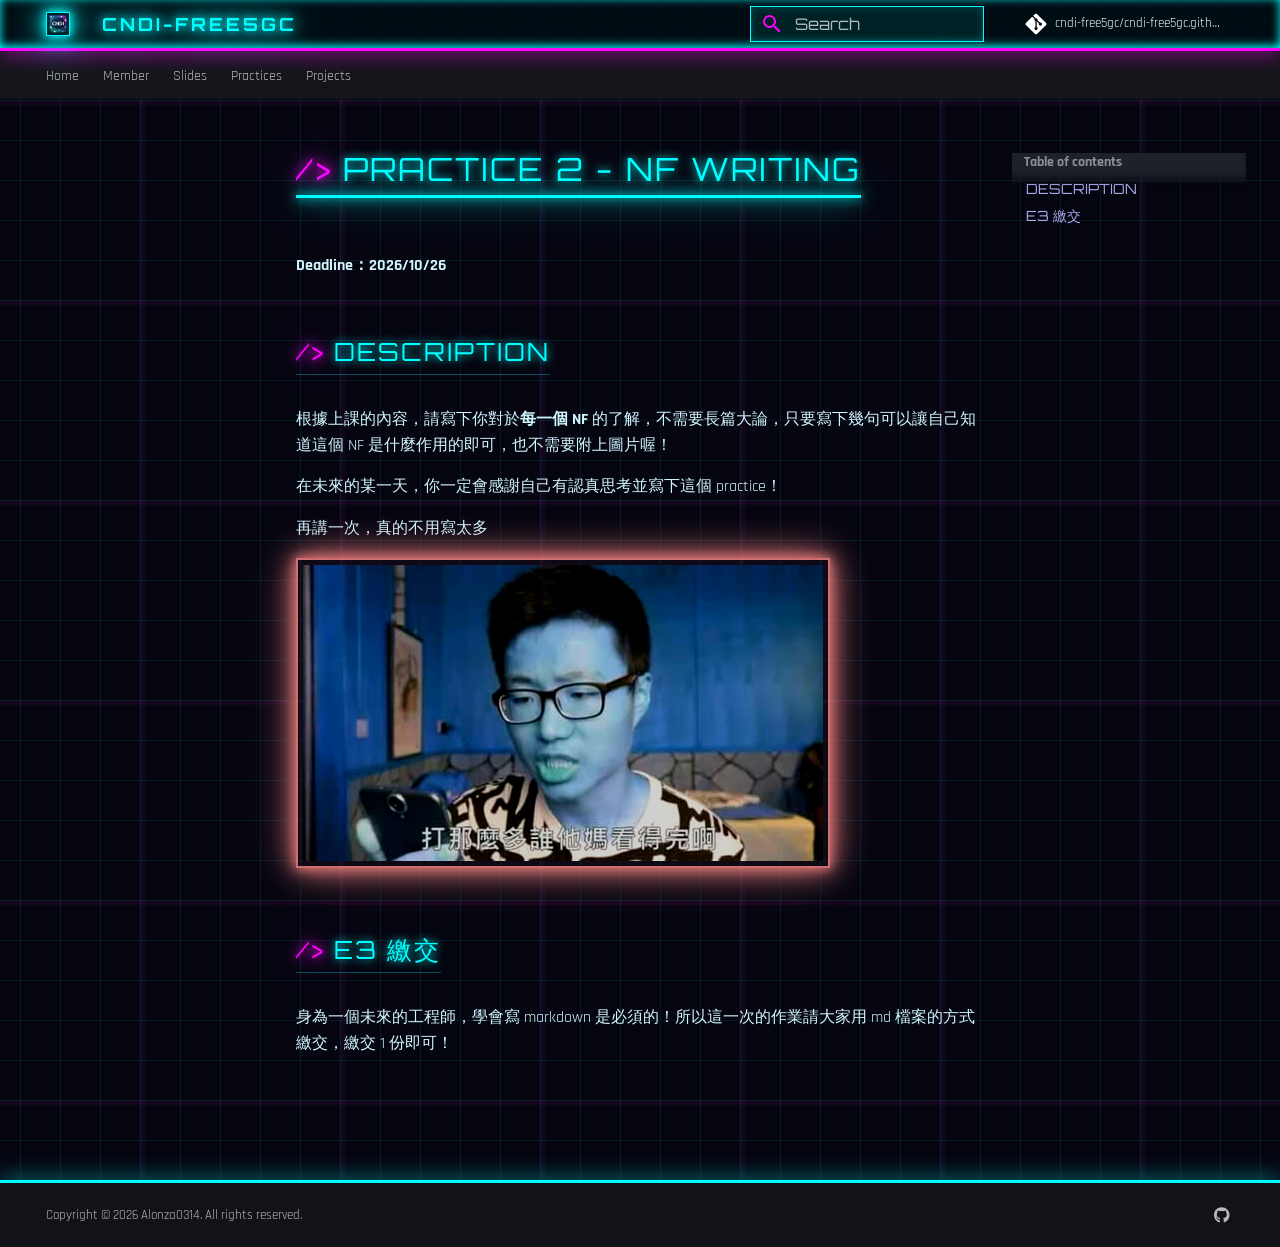
<file: doc-pratice/pt2/index.html>
<!doctype html>
<html lang="en" class="no-js">
  <head>
    
      <meta charset="utf-8">
      <meta name="viewport" content="width=device-width,initial-scale=1">
      
        <meta name="description" content="Open-Source Core Network Design and Implementation">
      
      
        <meta name="author" content="alonza0314">
      
      
        <link rel="canonical" href="https://cndi-free5gc.github.io/doc-pratice/pt2/">
      
      
      
      
      <link rel="icon" href="../../image/cndi.jpg">
      <meta name="generator" content="mkdocs-1.5.3, mkdocs-material-9.5.13">
    
    
      
        <title>Practice 2 - NF Writing - cndi-free5gc</title>
      
    
    
      <link rel="stylesheet" href="../../assets/stylesheets/main.7e359304.min.css">
      
        
        <link rel="stylesheet" href="../../assets/stylesheets/palette.06af60db.min.css">
      
      


    
    
      
    
    
      
        
        
        <link rel="preconnect" href="https://fonts.gstatic.com" crossorigin>
        <link rel="stylesheet" href="https://fonts.googleapis.com/css?family=Rajdhani:300,300i,400,400i,700,700i%7CCourier+New:400,400i,700,700i&display=fallback">
        <style>:root{--md-text-font:"Rajdhani";--md-code-font:"Courier New"}</style>
      
    
    
      <link rel="stylesheet" href="../../stylesheets/extra.css">
    
    <script>__md_scope=new URL("../..",location),__md_hash=e=>[...e].reduce((e,_)=>(e<<5)-e+_.charCodeAt(0),0),__md_get=(e,_=localStorage,t=__md_scope)=>JSON.parse(_.getItem(t.pathname+"."+e)),__md_set=(e,_,t=localStorage,a=__md_scope)=>{try{t.setItem(a.pathname+"."+e,JSON.stringify(_))}catch(e){}}</script>
    
      

    
    
    
  </head>
  
  
    
    
      
    
    
    
    
    <body dir="ltr" data-md-color-scheme="slate" data-md-color-primary="black" data-md-color-accent="cyan">
  
    
    <input class="md-toggle" data-md-toggle="drawer" type="checkbox" id="__drawer" autocomplete="off">
    <input class="md-toggle" data-md-toggle="search" type="checkbox" id="__search" autocomplete="off">
    <label class="md-overlay" for="__drawer"></label>
    <div data-md-component="skip">
      
        
        <a href="#practice-2-nf-writing" class="md-skip">
          Skip to content
        </a>
      
    </div>
    <div data-md-component="announce">
      
    </div>
    
    
      

<header class="md-header" data-md-component="header">
  <nav class="md-header__inner md-grid" aria-label="Header">
    <a href="../.." title="cndi-free5gc" class="md-header__button md-logo" aria-label="cndi-free5gc" data-md-component="logo">
      
  <img src="../../image/cndi.jpg" alt="logo">

    </a>
    <label class="md-header__button md-icon" for="__drawer">
      
      <svg xmlns="http://www.w3.org/2000/svg" viewBox="0 0 24 24"><path d="M3 6h18v2H3V6m0 5h18v2H3v-2m0 5h18v2H3v-2Z"/></svg>
    </label>
    <div class="md-header__title" data-md-component="header-title">
      <div class="md-header__ellipsis">
        <div class="md-header__topic">
          <span class="md-ellipsis">
            cndi-free5gc
          </span>
        </div>
        <div class="md-header__topic" data-md-component="header-topic">
          <span class="md-ellipsis">
            
              Practice 2 - NF Writing
            
          </span>
        </div>
      </div>
    </div>
    
      
        <form class="md-header__option" data-md-component="palette">
  
    
    
    
    <input class="md-option" data-md-color-media="" data-md-color-scheme="slate" data-md-color-primary="black" data-md-color-accent="cyan"  aria-hidden="true"  type="radio" name="__palette" id="__palette_0">
    
  
</form>
      
    
    
      <script>var media,input,key,value,palette=__md_get("__palette");if(palette&&palette.color){"(prefers-color-scheme)"===palette.color.media&&(media=matchMedia("(prefers-color-scheme: light)"),input=document.querySelector(media.matches?"[data-md-color-media='(prefers-color-scheme: light)']":"[data-md-color-media='(prefers-color-scheme: dark)']"),palette.color.media=input.getAttribute("data-md-color-media"),palette.color.scheme=input.getAttribute("data-md-color-scheme"),palette.color.primary=input.getAttribute("data-md-color-primary"),palette.color.accent=input.getAttribute("data-md-color-accent"));for([key,value]of Object.entries(palette.color))document.body.setAttribute("data-md-color-"+key,value)}</script>
    
    
    
      <label class="md-header__button md-icon" for="__search">
        
        <svg xmlns="http://www.w3.org/2000/svg" viewBox="0 0 24 24"><path d="M9.5 3A6.5 6.5 0 0 1 16 9.5c0 1.61-.59 3.09-1.56 4.23l.27.27h.79l5 5-1.5 1.5-5-5v-.79l-.27-.27A6.516 6.516 0 0 1 9.5 16 6.5 6.5 0 0 1 3 9.5 6.5 6.5 0 0 1 9.5 3m0 2C7 5 5 7 5 9.5S7 14 9.5 14 14 12 14 9.5 12 5 9.5 5Z"/></svg>
      </label>
      <div class="md-search" data-md-component="search" role="dialog">
  <label class="md-search__overlay" for="__search"></label>
  <div class="md-search__inner" role="search">
    <form class="md-search__form" name="search">
      <input type="text" class="md-search__input" name="query" aria-label="Search" placeholder="Search" autocapitalize="off" autocorrect="off" autocomplete="off" spellcheck="false" data-md-component="search-query" required>
      <label class="md-search__icon md-icon" for="__search">
        
        <svg xmlns="http://www.w3.org/2000/svg" viewBox="0 0 24 24"><path d="M9.5 3A6.5 6.5 0 0 1 16 9.5c0 1.61-.59 3.09-1.56 4.23l.27.27h.79l5 5-1.5 1.5-5-5v-.79l-.27-.27A6.516 6.516 0 0 1 9.5 16 6.5 6.5 0 0 1 3 9.5 6.5 6.5 0 0 1 9.5 3m0 2C7 5 5 7 5 9.5S7 14 9.5 14 14 12 14 9.5 12 5 9.5 5Z"/></svg>
        
        <svg xmlns="http://www.w3.org/2000/svg" viewBox="0 0 24 24"><path d="M20 11v2H8l5.5 5.5-1.42 1.42L4.16 12l7.92-7.92L13.5 5.5 8 11h12Z"/></svg>
      </label>
      <nav class="md-search__options" aria-label="Search">
        
          <a href="javascript:void(0)" class="md-search__icon md-icon" title="Share" aria-label="Share" data-clipboard data-clipboard-text="" data-md-component="search-share" tabindex="-1">
            
            <svg xmlns="http://www.w3.org/2000/svg" viewBox="0 0 24 24"><path d="M18 16.08c-.76 0-1.44.3-1.96.77L8.91 12.7c.05-.23.09-.46.09-.7 0-.24-.04-.47-.09-.7l7.05-4.11c.54.5 1.25.81 2.04.81a3 3 0 0 0 3-3 3 3 0 0 0-3-3 3 3 0 0 0-3 3c0 .24.04.47.09.7L8.04 9.81C7.5 9.31 6.79 9 6 9a3 3 0 0 0-3 3 3 3 0 0 0 3 3c.79 0 1.5-.31 2.04-.81l7.12 4.15c-.05.21-.08.43-.08.66 0 1.61 1.31 2.91 2.92 2.91 1.61 0 2.92-1.3 2.92-2.91A2.92 2.92 0 0 0 18 16.08Z"/></svg>
          </a>
        
        <button type="reset" class="md-search__icon md-icon" title="Clear" aria-label="Clear" tabindex="-1">
          
          <svg xmlns="http://www.w3.org/2000/svg" viewBox="0 0 24 24"><path d="M19 6.41 17.59 5 12 10.59 6.41 5 5 6.41 10.59 12 5 17.59 6.41 19 12 13.41 17.59 19 19 17.59 13.41 12 19 6.41Z"/></svg>
        </button>
      </nav>
      
    </form>
    <div class="md-search__output">
      <div class="md-search__scrollwrap" data-md-scrollfix>
        <div class="md-search-result" data-md-component="search-result">
          <div class="md-search-result__meta">
            Initializing search
          </div>
          <ol class="md-search-result__list" role="presentation"></ol>
        </div>
      </div>
    </div>
  </div>
</div>
    
    
      <div class="md-header__source">
        <a href="https://github.com/cndi-free5gc/cndi-free5gc.github.io" title="Go to repository" class="md-source" data-md-component="source">
  <div class="md-source__icon md-icon">
    
    <svg xmlns="http://www.w3.org/2000/svg" viewBox="0 0 448 512"><!--! Font Awesome Free 6.5.1 by @fontawesome - https://fontawesome.com License - https://fontawesome.com/license/free (Icons: CC BY 4.0, Fonts: SIL OFL 1.1, Code: MIT License) Copyright 2023 Fonticons, Inc.--><path d="M439.55 236.05 244 40.45a28.87 28.87 0 0 0-40.81 0l-40.66 40.63 51.52 51.52c27.06-9.14 52.68 16.77 43.39 43.68l49.66 49.66c34.23-11.8 61.18 31 35.47 56.69-26.49 26.49-70.21-2.87-56-37.34L240.22 199v121.85c25.3 12.54 22.26 41.85 9.08 55a34.34 34.34 0 0 1-48.55 0c-17.57-17.6-11.07-46.91 11.25-56v-123c-20.8-8.51-24.6-30.74-18.64-45L142.57 101 8.45 235.14a28.86 28.86 0 0 0 0 40.81l195.61 195.6a28.86 28.86 0 0 0 40.8 0l194.69-194.69a28.86 28.86 0 0 0 0-40.81z"/></svg>
  </div>
  <div class="md-source__repository">
    cndi-free5gc/cndi-free5gc.github.io
  </div>
</a>
      </div>
    
  </nav>
  
</header>
    
    <div class="md-container" data-md-component="container">
      
      
        
          
            
<nav class="md-tabs" aria-label="Tabs" data-md-component="tabs">
  <div class="md-grid">
    <ul class="md-tabs__list">
      
        
  
  
  
    <li class="md-tabs__item">
      <a href="../.." class="md-tabs__link">
        
  
    
  
  Home

      </a>
    </li>
  

      
        
  
  
  
    <li class="md-tabs__item">
      <a href="../../doc-member/" class="md-tabs__link">
        
  
    
  
  Member

      </a>
    </li>
  

      
        
  
  
  
    <li class="md-tabs__item">
      <a href="../../doc-slide/" class="md-tabs__link">
        
  
    
  
  Slides

      </a>
    </li>
  

      
        
  
  
  
    <li class="md-tabs__item">
      <a href="../" class="md-tabs__link">
        
  
    
  
  Practices

      </a>
    </li>
  

      
        
  
  
  
    <li class="md-tabs__item">
      <a href="../../doc-project/" class="md-tabs__link">
        
  
    
  
  Projects

      </a>
    </li>
  

      
    </ul>
  </div>
</nav>
          
        
      
      <main class="md-main" data-md-component="main">
        <div class="md-main__inner md-grid">
          
            
              
              <div class="md-sidebar md-sidebar--primary" data-md-component="sidebar" data-md-type="navigation" >
                <div class="md-sidebar__scrollwrap">
                  <div class="md-sidebar__inner">
                    


  


<nav class="md-nav md-nav--primary md-nav--lifted" aria-label="Navigation" data-md-level="0">
  <label class="md-nav__title" for="__drawer">
    <a href="../.." title="cndi-free5gc" class="md-nav__button md-logo" aria-label="cndi-free5gc" data-md-component="logo">
      
  <img src="../../image/cndi.jpg" alt="logo">

    </a>
    cndi-free5gc
  </label>
  
    <div class="md-nav__source">
      <a href="https://github.com/cndi-free5gc/cndi-free5gc.github.io" title="Go to repository" class="md-source" data-md-component="source">
  <div class="md-source__icon md-icon">
    
    <svg xmlns="http://www.w3.org/2000/svg" viewBox="0 0 448 512"><!--! Font Awesome Free 6.5.1 by @fontawesome - https://fontawesome.com License - https://fontawesome.com/license/free (Icons: CC BY 4.0, Fonts: SIL OFL 1.1, Code: MIT License) Copyright 2023 Fonticons, Inc.--><path d="M439.55 236.05 244 40.45a28.87 28.87 0 0 0-40.81 0l-40.66 40.63 51.52 51.52c27.06-9.14 52.68 16.77 43.39 43.68l49.66 49.66c34.23-11.8 61.18 31 35.47 56.69-26.49 26.49-70.21-2.87-56-37.34L240.22 199v121.85c25.3 12.54 22.26 41.85 9.08 55a34.34 34.34 0 0 1-48.55 0c-17.57-17.6-11.07-46.91 11.25-56v-123c-20.8-8.51-24.6-30.74-18.64-45L142.57 101 8.45 235.14a28.86 28.86 0 0 0 0 40.81l195.61 195.6a28.86 28.86 0 0 0 40.8 0l194.69-194.69a28.86 28.86 0 0 0 0-40.81z"/></svg>
  </div>
  <div class="md-source__repository">
    cndi-free5gc/cndi-free5gc.github.io
  </div>
</a>
    </div>
  
  <ul class="md-nav__list" data-md-scrollfix>
    
      
      
  
  
  
  
    <li class="md-nav__item">
      <a href="../.." class="md-nav__link">
        
  
  <span class="md-ellipsis">
    Home
  </span>
  

      </a>
    </li>
  

    
      
      
  
  
  
  
    <li class="md-nav__item">
      <a href="../../doc-member/" class="md-nav__link">
        
  
  <span class="md-ellipsis">
    Member
  </span>
  

      </a>
    </li>
  

    
      
      
  
  
  
  
    <li class="md-nav__item">
      <a href="../../doc-slide/" class="md-nav__link">
        
  
  <span class="md-ellipsis">
    Slides
  </span>
  

      </a>
    </li>
  

    
      
      
  
  
  
  
    <li class="md-nav__item">
      <a href="../" class="md-nav__link">
        
  
  <span class="md-ellipsis">
    Practices
  </span>
  

      </a>
    </li>
  

    
      
      
  
  
  
  
    <li class="md-nav__item">
      <a href="../../doc-project/" class="md-nav__link">
        
  
  <span class="md-ellipsis">
    Projects
  </span>
  

      </a>
    </li>
  

    
  </ul>
</nav>
                  </div>
                </div>
              </div>
            
            
              
              <div class="md-sidebar md-sidebar--secondary" data-md-component="sidebar" data-md-type="toc" >
                <div class="md-sidebar__scrollwrap">
                  <div class="md-sidebar__inner">
                    

<nav class="md-nav md-nav--secondary" aria-label="Table of contents">
  
  
  
    
  
  
    <label class="md-nav__title" for="__toc">
      <span class="md-nav__icon md-icon"></span>
      Table of contents
    </label>
    <ul class="md-nav__list" data-md-component="toc" data-md-scrollfix>
      
        <li class="md-nav__item">
  <a href="#description" class="md-nav__link">
    <span class="md-ellipsis">
      Description
    </span>
  </a>
  
</li>
      
        <li class="md-nav__item">
  <a href="#e3" class="md-nav__link">
    <span class="md-ellipsis">
      E3 繳交
    </span>
  </a>
  
</li>
      
    </ul>
  
</nav>
                  </div>
                </div>
              </div>
            
          
          
            <div class="md-content" data-md-component="content">
              <article class="md-content__inner md-typeset">
                
                  

  
  


<h1 id="practice-2-nf-writing">Practice 2 - NF Writing</h1>
<p><strong>Deadline：2026/10/26</strong></p>
<h2 id="description">Description</h2>
<p>根據上課的內容，請寫下你對於<strong>每一個 NF</strong> 的了解，不需要長篇大論，只要寫下幾句可以讓自己知道這個 NF 是什麼作用的即可，也不需要附上圖片喔！</p>
<p>在未來的某一天，你一定會感謝自己有認真思考並寫下這個 practice！</p>
<p>再講一次，真的不用寫太多</p>
<p><img alt="whosee" src="../images/whosee.jpg" /></p>
<h2 id="e3">E3 繳交</h2>
<p>身為一個未來的工程師，學會寫 markdown 是必須的！所以這一次的作業請大家用 md 檔案的方式繳交，繳交 1 份即可！</p>












                
              </article>
            </div>
          
          
  <script>var tabs=__md_get("__tabs");if(Array.isArray(tabs))e:for(var set of document.querySelectorAll(".tabbed-set")){var tab,labels=set.querySelector(".tabbed-labels");for(tab of tabs)for(var label of labels.getElementsByTagName("label"))if(label.innerText.trim()===tab){var input=document.getElementById(label.htmlFor);input.checked=!0;continue e}}</script>

<script>var target=document.getElementById(location.hash.slice(1));target&&target.name&&(target.checked=target.name.startsWith("__tabbed_"))</script>
        </div>
        
          <button type="button" class="md-top md-icon" data-md-component="top" hidden>
  
  <svg xmlns="http://www.w3.org/2000/svg" viewBox="0 0 24 24"><path d="M13 20h-2V8l-5.5 5.5-1.42-1.42L12 4.16l7.92 7.92-1.42 1.42L13 8v12Z"/></svg>
  Back to top
</button>
        
      </main>
      
        <footer class="md-footer">
  
  <div class="md-footer-meta md-typeset">
    <div class="md-footer-meta__inner md-grid">
      <div class="md-copyright">
  
    <div class="md-copyright__highlight">
      Copyright &copy; 2026 Alonza0314. All rights reserved.
    </div>
  
  
</div>
      
        <div class="md-social">
  
    
    
    
    
      
      
    
    <a href="https://github.com/cndi-free5gc" target="_blank" rel="noopener" title="github.com" class="md-social__link">
      <svg xmlns="http://www.w3.org/2000/svg" viewBox="0 0 496 512"><!--! Font Awesome Free 6.5.1 by @fontawesome - https://fontawesome.com License - https://fontawesome.com/license/free (Icons: CC BY 4.0, Fonts: SIL OFL 1.1, Code: MIT License) Copyright 2023 Fonticons, Inc.--><path d="M165.9 397.4c0 2-2.3 3.6-5.2 3.6-3.3.3-5.6-1.3-5.6-3.6 0-2 2.3-3.6 5.2-3.6 3-.3 5.6 1.3 5.6 3.6zm-31.1-4.5c-.7 2 1.3 4.3 4.3 4.9 2.6 1 5.6 0 6.2-2s-1.3-4.3-4.3-5.2c-2.6-.7-5.5.3-6.2 2.3zm44.2-1.7c-2.9.7-4.9 2.6-4.6 4.9.3 2 2.9 3.3 5.9 2.6 2.9-.7 4.9-2.6 4.6-4.6-.3-1.9-3-3.2-5.9-2.9zM244.8 8C106.1 8 0 113.3 0 252c0 110.9 69.8 205.8 169.5 239.2 12.8 2.3 17.3-5.6 17.3-12.1 0-6.2-.3-40.4-.3-61.4 0 0-70 15-84.7-29.8 0 0-11.4-29.1-27.8-36.6 0 0-22.9-15.7 1.6-15.4 0 0 24.9 2 38.6 25.8 21.9 38.6 58.6 27.5 72.9 20.9 2.3-16 8.8-27.1 16-33.7-55.9-6.2-112.3-14.3-112.3-110.5 0-27.5 7.6-41.3 23.6-58.9-2.6-6.5-11.1-33.3 2.6-67.9 20.9-6.5 69 27 69 27 20-5.6 41.5-8.5 62.8-8.5s42.8 2.9 62.8 8.5c0 0 48.1-33.6 69-27 13.7 34.7 5.2 61.4 2.6 67.9 16 17.7 25.8 31.5 25.8 58.9 0 96.5-58.9 104.2-114.8 110.5 9.2 7.9 17 22.9 17 46.4 0 33.7-.3 75.4-.3 83.6 0 6.5 4.6 14.4 17.3 12.1C428.2 457.8 496 362.9 496 252 496 113.3 383.5 8 244.8 8zM97.2 352.9c-1.3 1-1 3.3.7 5.2 1.6 1.6 3.9 2.3 5.2 1 1.3-1 1-3.3-.7-5.2-1.6-1.6-3.9-2.3-5.2-1zm-10.8-8.1c-.7 1.3.3 2.9 2.3 3.9 1.6 1 3.6.7 4.3-.7.7-1.3-.3-2.9-2.3-3.9-2-.6-3.6-.3-4.3.7zm32.4 35.6c-1.6 1.3-1 4.3 1.3 6.2 2.3 2.3 5.2 2.6 6.5 1 1.3-1.3.7-4.3-1.3-6.2-2.2-2.3-5.2-2.6-6.5-1zm-11.4-14.7c-1.6 1-1.6 3.6 0 5.9 1.6 2.3 4.3 3.3 5.6 2.3 1.6-1.3 1.6-3.9 0-6.2-1.4-2.3-4-3.3-5.6-2z"/></svg>
    </a>
  
</div>
      
    </div>
  </div>
</footer>
      
    </div>
    <div class="md-dialog" data-md-component="dialog">
      <div class="md-dialog__inner md-typeset"></div>
    </div>
    
    
    <script id="__config" type="application/json">{"base": "../..", "features": ["navigation.tabs", "navigation.sections", "navigation.top", "search.highlight", "search.share", "header.autohide", "content.code.copy", "content.code.select", "content.tabs.link"], "search": "../../assets/javascripts/workers/search.b8dbb3d2.min.js", "translations": {"clipboard.copied": "Copied to clipboard", "clipboard.copy": "Copy to clipboard", "search.result.more.one": "1 more on this page", "search.result.more.other": "# more on this page", "search.result.none": "No matching documents", "search.result.one": "1 matching document", "search.result.other": "# matching documents", "search.result.placeholder": "Type to start searching", "search.result.term.missing": "Missing", "select.version": "Select version"}}</script>
    
    
      <script src="../../assets/javascripts/bundle.c8d2eff1.min.js"></script>
      
        <script src="../../javascripts/extra.js"></script>
      
    
  </body>
</html>
</file>
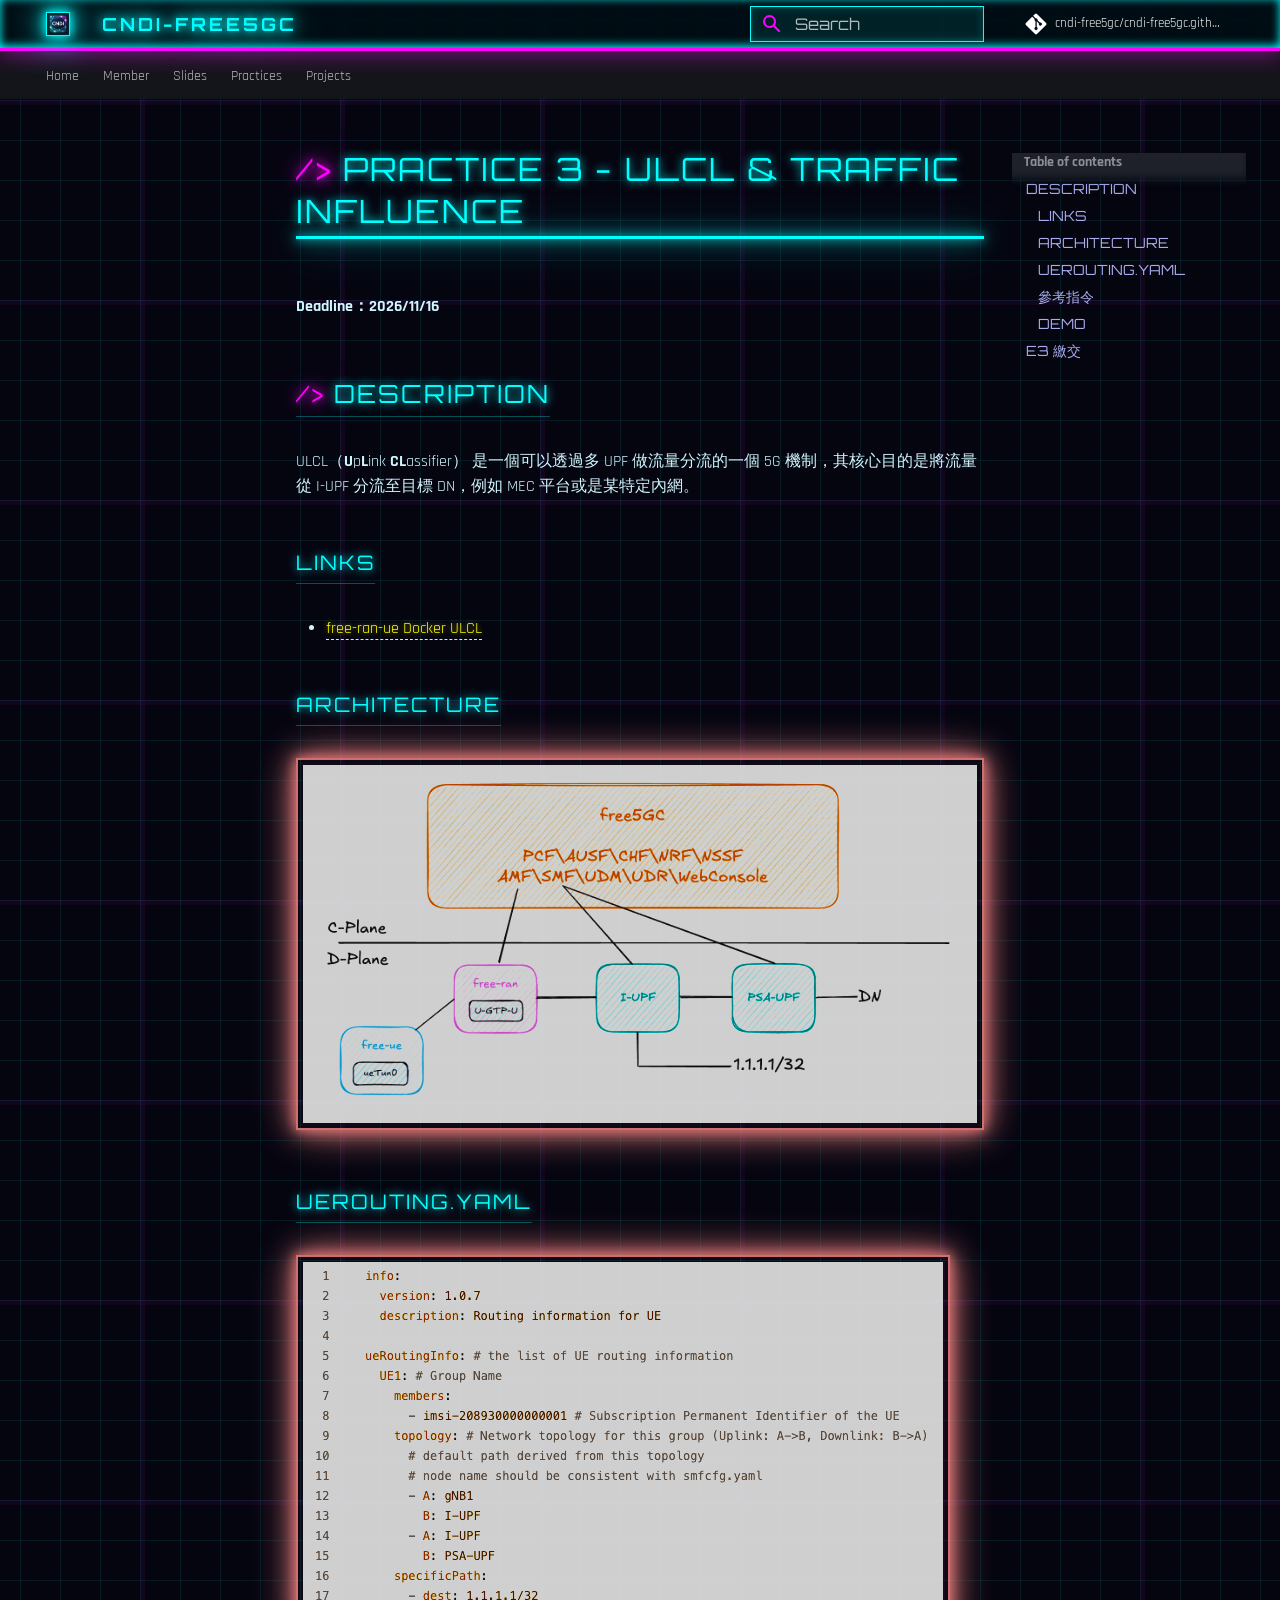
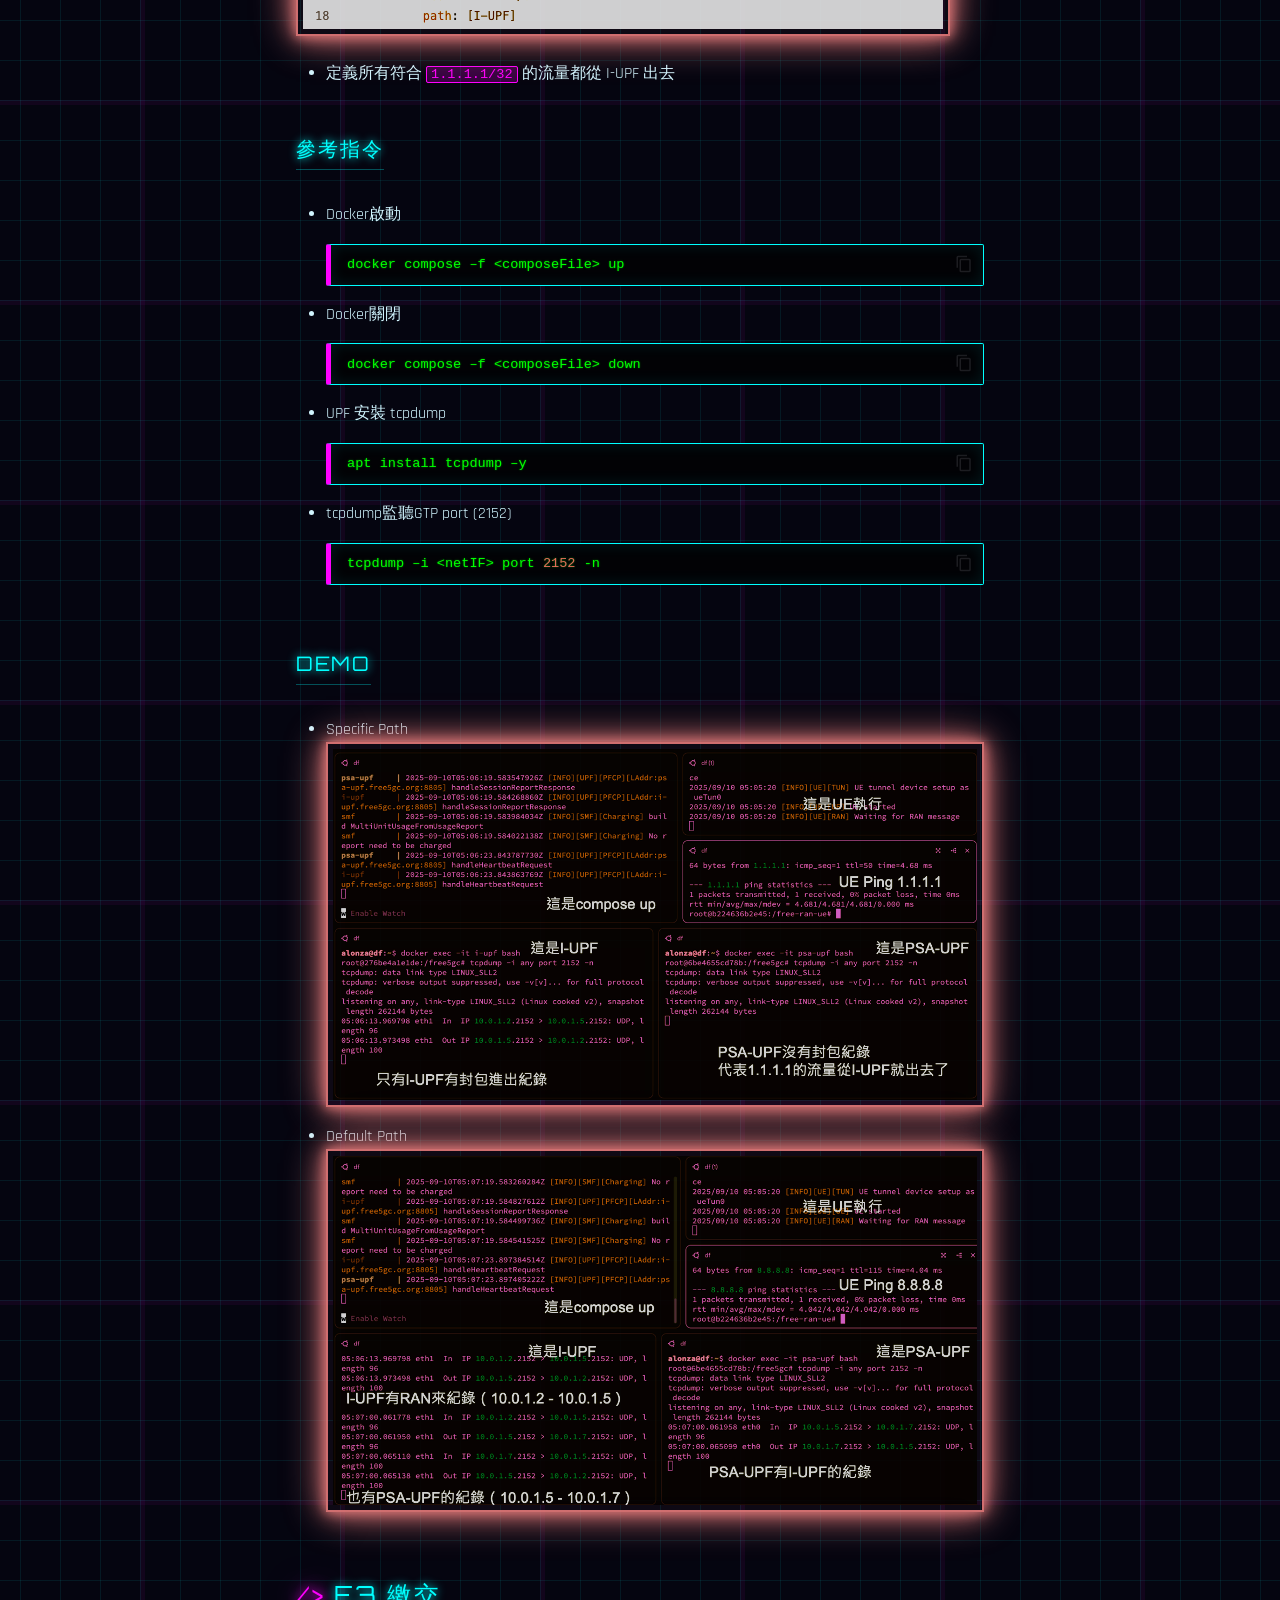
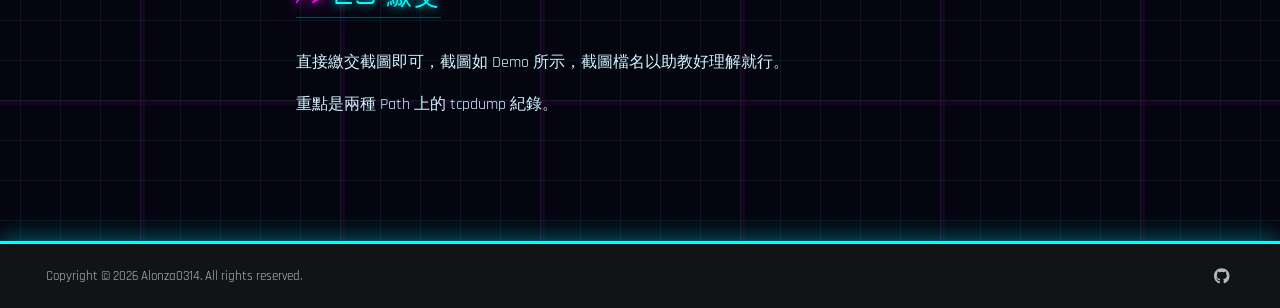
<file: doc-pratice/pt3/index.html>
<!doctype html>
<html lang="en" class="no-js">
  <head>
    
      <meta charset="utf-8">
      <meta name="viewport" content="width=device-width,initial-scale=1">
      
        <meta name="description" content="Open-Source Core Network Design and Implementation">
      
      
        <meta name="author" content="alonza0314">
      
      
        <link rel="canonical" href="https://cndi-free5gc.github.io/doc-pratice/pt3/">
      
      
      
      
      <link rel="icon" href="../../image/cndi.jpg">
      <meta name="generator" content="mkdocs-1.5.3, mkdocs-material-9.5.13">
    
    
      
        <title>Practice 3 - ULCL & Traffic Influence - cndi-free5gc</title>
      
    
    
      <link rel="stylesheet" href="../../assets/stylesheets/main.7e359304.min.css">
      
        
        <link rel="stylesheet" href="../../assets/stylesheets/palette.06af60db.min.css">
      
      


    
    
      
    
    
      
        
        
        <link rel="preconnect" href="https://fonts.gstatic.com" crossorigin>
        <link rel="stylesheet" href="https://fonts.googleapis.com/css?family=Rajdhani:300,300i,400,400i,700,700i%7CCourier+New:400,400i,700,700i&display=fallback">
        <style>:root{--md-text-font:"Rajdhani";--md-code-font:"Courier New"}</style>
      
    
    
      <link rel="stylesheet" href="../../stylesheets/extra.css">
    
    <script>__md_scope=new URL("../..",location),__md_hash=e=>[...e].reduce((e,_)=>(e<<5)-e+_.charCodeAt(0),0),__md_get=(e,_=localStorage,t=__md_scope)=>JSON.parse(_.getItem(t.pathname+"."+e)),__md_set=(e,_,t=localStorage,a=__md_scope)=>{try{t.setItem(a.pathname+"."+e,JSON.stringify(_))}catch(e){}}</script>
    
      

    
    
    
  </head>
  
  
    
    
      
    
    
    
    
    <body dir="ltr" data-md-color-scheme="slate" data-md-color-primary="black" data-md-color-accent="cyan">
  
    
    <input class="md-toggle" data-md-toggle="drawer" type="checkbox" id="__drawer" autocomplete="off">
    <input class="md-toggle" data-md-toggle="search" type="checkbox" id="__search" autocomplete="off">
    <label class="md-overlay" for="__drawer"></label>
    <div data-md-component="skip">
      
        
        <a href="#practice-3-ulcl-traffic-influence" class="md-skip">
          Skip to content
        </a>
      
    </div>
    <div data-md-component="announce">
      
    </div>
    
    
      

<header class="md-header" data-md-component="header">
  <nav class="md-header__inner md-grid" aria-label="Header">
    <a href="../.." title="cndi-free5gc" class="md-header__button md-logo" aria-label="cndi-free5gc" data-md-component="logo">
      
  <img src="../../image/cndi.jpg" alt="logo">

    </a>
    <label class="md-header__button md-icon" for="__drawer">
      
      <svg xmlns="http://www.w3.org/2000/svg" viewBox="0 0 24 24"><path d="M3 6h18v2H3V6m0 5h18v2H3v-2m0 5h18v2H3v-2Z"/></svg>
    </label>
    <div class="md-header__title" data-md-component="header-title">
      <div class="md-header__ellipsis">
        <div class="md-header__topic">
          <span class="md-ellipsis">
            cndi-free5gc
          </span>
        </div>
        <div class="md-header__topic" data-md-component="header-topic">
          <span class="md-ellipsis">
            
              Practice 3 - ULCL & Traffic Influence
            
          </span>
        </div>
      </div>
    </div>
    
      
        <form class="md-header__option" data-md-component="palette">
  
    
    
    
    <input class="md-option" data-md-color-media="" data-md-color-scheme="slate" data-md-color-primary="black" data-md-color-accent="cyan"  aria-hidden="true"  type="radio" name="__palette" id="__palette_0">
    
  
</form>
      
    
    
      <script>var media,input,key,value,palette=__md_get("__palette");if(palette&&palette.color){"(prefers-color-scheme)"===palette.color.media&&(media=matchMedia("(prefers-color-scheme: light)"),input=document.querySelector(media.matches?"[data-md-color-media='(prefers-color-scheme: light)']":"[data-md-color-media='(prefers-color-scheme: dark)']"),palette.color.media=input.getAttribute("data-md-color-media"),palette.color.scheme=input.getAttribute("data-md-color-scheme"),palette.color.primary=input.getAttribute("data-md-color-primary"),palette.color.accent=input.getAttribute("data-md-color-accent"));for([key,value]of Object.entries(palette.color))document.body.setAttribute("data-md-color-"+key,value)}</script>
    
    
    
      <label class="md-header__button md-icon" for="__search">
        
        <svg xmlns="http://www.w3.org/2000/svg" viewBox="0 0 24 24"><path d="M9.5 3A6.5 6.5 0 0 1 16 9.5c0 1.61-.59 3.09-1.56 4.23l.27.27h.79l5 5-1.5 1.5-5-5v-.79l-.27-.27A6.516 6.516 0 0 1 9.5 16 6.5 6.5 0 0 1 3 9.5 6.5 6.5 0 0 1 9.5 3m0 2C7 5 5 7 5 9.5S7 14 9.5 14 14 12 14 9.5 12 5 9.5 5Z"/></svg>
      </label>
      <div class="md-search" data-md-component="search" role="dialog">
  <label class="md-search__overlay" for="__search"></label>
  <div class="md-search__inner" role="search">
    <form class="md-search__form" name="search">
      <input type="text" class="md-search__input" name="query" aria-label="Search" placeholder="Search" autocapitalize="off" autocorrect="off" autocomplete="off" spellcheck="false" data-md-component="search-query" required>
      <label class="md-search__icon md-icon" for="__search">
        
        <svg xmlns="http://www.w3.org/2000/svg" viewBox="0 0 24 24"><path d="M9.5 3A6.5 6.5 0 0 1 16 9.5c0 1.61-.59 3.09-1.56 4.23l.27.27h.79l5 5-1.5 1.5-5-5v-.79l-.27-.27A6.516 6.516 0 0 1 9.5 16 6.5 6.5 0 0 1 3 9.5 6.5 6.5 0 0 1 9.5 3m0 2C7 5 5 7 5 9.5S7 14 9.5 14 14 12 14 9.5 12 5 9.5 5Z"/></svg>
        
        <svg xmlns="http://www.w3.org/2000/svg" viewBox="0 0 24 24"><path d="M20 11v2H8l5.5 5.5-1.42 1.42L4.16 12l7.92-7.92L13.5 5.5 8 11h12Z"/></svg>
      </label>
      <nav class="md-search__options" aria-label="Search">
        
          <a href="javascript:void(0)" class="md-search__icon md-icon" title="Share" aria-label="Share" data-clipboard data-clipboard-text="" data-md-component="search-share" tabindex="-1">
            
            <svg xmlns="http://www.w3.org/2000/svg" viewBox="0 0 24 24"><path d="M18 16.08c-.76 0-1.44.3-1.96.77L8.91 12.7c.05-.23.09-.46.09-.7 0-.24-.04-.47-.09-.7l7.05-4.11c.54.5 1.25.81 2.04.81a3 3 0 0 0 3-3 3 3 0 0 0-3-3 3 3 0 0 0-3 3c0 .24.04.47.09.7L8.04 9.81C7.5 9.31 6.79 9 6 9a3 3 0 0 0-3 3 3 3 0 0 0 3 3c.79 0 1.5-.31 2.04-.81l7.12 4.15c-.05.21-.08.43-.08.66 0 1.61 1.31 2.91 2.92 2.91 1.61 0 2.92-1.3 2.92-2.91A2.92 2.92 0 0 0 18 16.08Z"/></svg>
          </a>
        
        <button type="reset" class="md-search__icon md-icon" title="Clear" aria-label="Clear" tabindex="-1">
          
          <svg xmlns="http://www.w3.org/2000/svg" viewBox="0 0 24 24"><path d="M19 6.41 17.59 5 12 10.59 6.41 5 5 6.41 10.59 12 5 17.59 6.41 19 12 13.41 17.59 19 19 17.59 13.41 12 19 6.41Z"/></svg>
        </button>
      </nav>
      
    </form>
    <div class="md-search__output">
      <div class="md-search__scrollwrap" data-md-scrollfix>
        <div class="md-search-result" data-md-component="search-result">
          <div class="md-search-result__meta">
            Initializing search
          </div>
          <ol class="md-search-result__list" role="presentation"></ol>
        </div>
      </div>
    </div>
  </div>
</div>
    
    
      <div class="md-header__source">
        <a href="https://github.com/cndi-free5gc/cndi-free5gc.github.io" title="Go to repository" class="md-source" data-md-component="source">
  <div class="md-source__icon md-icon">
    
    <svg xmlns="http://www.w3.org/2000/svg" viewBox="0 0 448 512"><!--! Font Awesome Free 6.5.1 by @fontawesome - https://fontawesome.com License - https://fontawesome.com/license/free (Icons: CC BY 4.0, Fonts: SIL OFL 1.1, Code: MIT License) Copyright 2023 Fonticons, Inc.--><path d="M439.55 236.05 244 40.45a28.87 28.87 0 0 0-40.81 0l-40.66 40.63 51.52 51.52c27.06-9.14 52.68 16.77 43.39 43.68l49.66 49.66c34.23-11.8 61.18 31 35.47 56.69-26.49 26.49-70.21-2.87-56-37.34L240.22 199v121.85c25.3 12.54 22.26 41.85 9.08 55a34.34 34.34 0 0 1-48.55 0c-17.57-17.6-11.07-46.91 11.25-56v-123c-20.8-8.51-24.6-30.74-18.64-45L142.57 101 8.45 235.14a28.86 28.86 0 0 0 0 40.81l195.61 195.6a28.86 28.86 0 0 0 40.8 0l194.69-194.69a28.86 28.86 0 0 0 0-40.81z"/></svg>
  </div>
  <div class="md-source__repository">
    cndi-free5gc/cndi-free5gc.github.io
  </div>
</a>
      </div>
    
  </nav>
  
</header>
    
    <div class="md-container" data-md-component="container">
      
      
        
          
            
<nav class="md-tabs" aria-label="Tabs" data-md-component="tabs">
  <div class="md-grid">
    <ul class="md-tabs__list">
      
        
  
  
  
    <li class="md-tabs__item">
      <a href="../.." class="md-tabs__link">
        
  
    
  
  Home

      </a>
    </li>
  

      
        
  
  
  
    <li class="md-tabs__item">
      <a href="../../doc-member/" class="md-tabs__link">
        
  
    
  
  Member

      </a>
    </li>
  

      
        
  
  
  
    <li class="md-tabs__item">
      <a href="../../doc-slide/" class="md-tabs__link">
        
  
    
  
  Slides

      </a>
    </li>
  

      
        
  
  
  
    <li class="md-tabs__item">
      <a href="../" class="md-tabs__link">
        
  
    
  
  Practices

      </a>
    </li>
  

      
        
  
  
  
    <li class="md-tabs__item">
      <a href="../../doc-project/" class="md-tabs__link">
        
  
    
  
  Projects

      </a>
    </li>
  

      
    </ul>
  </div>
</nav>
          
        
      
      <main class="md-main" data-md-component="main">
        <div class="md-main__inner md-grid">
          
            
              
              <div class="md-sidebar md-sidebar--primary" data-md-component="sidebar" data-md-type="navigation" >
                <div class="md-sidebar__scrollwrap">
                  <div class="md-sidebar__inner">
                    


  


<nav class="md-nav md-nav--primary md-nav--lifted" aria-label="Navigation" data-md-level="0">
  <label class="md-nav__title" for="__drawer">
    <a href="../.." title="cndi-free5gc" class="md-nav__button md-logo" aria-label="cndi-free5gc" data-md-component="logo">
      
  <img src="../../image/cndi.jpg" alt="logo">

    </a>
    cndi-free5gc
  </label>
  
    <div class="md-nav__source">
      <a href="https://github.com/cndi-free5gc/cndi-free5gc.github.io" title="Go to repository" class="md-source" data-md-component="source">
  <div class="md-source__icon md-icon">
    
    <svg xmlns="http://www.w3.org/2000/svg" viewBox="0 0 448 512"><!--! Font Awesome Free 6.5.1 by @fontawesome - https://fontawesome.com License - https://fontawesome.com/license/free (Icons: CC BY 4.0, Fonts: SIL OFL 1.1, Code: MIT License) Copyright 2023 Fonticons, Inc.--><path d="M439.55 236.05 244 40.45a28.87 28.87 0 0 0-40.81 0l-40.66 40.63 51.52 51.52c27.06-9.14 52.68 16.77 43.39 43.68l49.66 49.66c34.23-11.8 61.18 31 35.47 56.69-26.49 26.49-70.21-2.87-56-37.34L240.22 199v121.85c25.3 12.54 22.26 41.85 9.08 55a34.34 34.34 0 0 1-48.55 0c-17.57-17.6-11.07-46.91 11.25-56v-123c-20.8-8.51-24.6-30.74-18.64-45L142.57 101 8.45 235.14a28.86 28.86 0 0 0 0 40.81l195.61 195.6a28.86 28.86 0 0 0 40.8 0l194.69-194.69a28.86 28.86 0 0 0 0-40.81z"/></svg>
  </div>
  <div class="md-source__repository">
    cndi-free5gc/cndi-free5gc.github.io
  </div>
</a>
    </div>
  
  <ul class="md-nav__list" data-md-scrollfix>
    
      
      
  
  
  
  
    <li class="md-nav__item">
      <a href="../.." class="md-nav__link">
        
  
  <span class="md-ellipsis">
    Home
  </span>
  

      </a>
    </li>
  

    
      
      
  
  
  
  
    <li class="md-nav__item">
      <a href="../../doc-member/" class="md-nav__link">
        
  
  <span class="md-ellipsis">
    Member
  </span>
  

      </a>
    </li>
  

    
      
      
  
  
  
  
    <li class="md-nav__item">
      <a href="../../doc-slide/" class="md-nav__link">
        
  
  <span class="md-ellipsis">
    Slides
  </span>
  

      </a>
    </li>
  

    
      
      
  
  
  
  
    <li class="md-nav__item">
      <a href="../" class="md-nav__link">
        
  
  <span class="md-ellipsis">
    Practices
  </span>
  

      </a>
    </li>
  

    
      
      
  
  
  
  
    <li class="md-nav__item">
      <a href="../../doc-project/" class="md-nav__link">
        
  
  <span class="md-ellipsis">
    Projects
  </span>
  

      </a>
    </li>
  

    
  </ul>
</nav>
                  </div>
                </div>
              </div>
            
            
              
              <div class="md-sidebar md-sidebar--secondary" data-md-component="sidebar" data-md-type="toc" >
                <div class="md-sidebar__scrollwrap">
                  <div class="md-sidebar__inner">
                    

<nav class="md-nav md-nav--secondary" aria-label="Table of contents">
  
  
  
    
  
  
    <label class="md-nav__title" for="__toc">
      <span class="md-nav__icon md-icon"></span>
      Table of contents
    </label>
    <ul class="md-nav__list" data-md-component="toc" data-md-scrollfix>
      
        <li class="md-nav__item">
  <a href="#description" class="md-nav__link">
    <span class="md-ellipsis">
      Description
    </span>
  </a>
  
    <nav class="md-nav" aria-label="Description">
      <ul class="md-nav__list">
        
          <li class="md-nav__item">
  <a href="#links" class="md-nav__link">
    <span class="md-ellipsis">
      Links
    </span>
  </a>
  
</li>
        
          <li class="md-nav__item">
  <a href="#architecture" class="md-nav__link">
    <span class="md-ellipsis">
      Architecture
    </span>
  </a>
  
</li>
        
          <li class="md-nav__item">
  <a href="#ueroutingyaml" class="md-nav__link">
    <span class="md-ellipsis">
      uerouting.yaml
    </span>
  </a>
  
</li>
        
          <li class="md-nav__item">
  <a href="#_1" class="md-nav__link">
    <span class="md-ellipsis">
      參考指令
    </span>
  </a>
  
</li>
        
          <li class="md-nav__item">
  <a href="#demo" class="md-nav__link">
    <span class="md-ellipsis">
      Demo
    </span>
  </a>
  
</li>
        
      </ul>
    </nav>
  
</li>
      
        <li class="md-nav__item">
  <a href="#e3" class="md-nav__link">
    <span class="md-ellipsis">
      E3 繳交
    </span>
  </a>
  
</li>
      
    </ul>
  
</nav>
                  </div>
                </div>
              </div>
            
          
          
            <div class="md-content" data-md-component="content">
              <article class="md-content__inner md-typeset">
                
                  

  
  


<h1 id="practice-3-ulcl-traffic-influence">Practice 3 - ULCL &amp; Traffic Influence</h1>
<p><strong>Deadline：2026/11/16</strong></p>
<h2 id="description">Description</h2>
<p>ULCL（<strong>U</strong>p<strong>L</strong>ink <strong>CL</strong>assifier） 是一個可以透過多 UPF 做流量分流的一個 5G 機制，其核心目的是將流量從 I-UPF 分流至目標 DN，例如 MEC 平台或是某特定內網。</p>
<h3 id="links">Links</h3>
<ul>
<li><a href="https://free-ran-ue.github.io/doc-user-guide/11-docker-ulcl/">free-ran-ue Docker ULCL</a></li>
</ul>
<h3 id="architecture">Architecture</h3>
<p><img alt="ulcl" src="../images/ulcl.png" /></p>
<h3 id="ueroutingyaml">uerouting.yaml</h3>
<p><img alt="ueroutingyaml" src="../images/routingyaml.png" /></p>
<ul>
<li>定義所有符合 <code>1.1.1.1/32</code> 的流量都從 I-UPF 出去</li>
</ul>
<h3 id="_1">參考指令</h3>
<ul>
<li>Docker啟動
    <div class="language-bash highlight"><pre><span></span><code><span id="__span-0-1"><a id="__codelineno-0-1" name="__codelineno-0-1" href="#__codelineno-0-1"></a>docker<span class="w"> </span>compose<span class="w"> </span>–f<span class="w"> </span>&lt;composeFile&gt;<span class="w"> </span>up
</span></code></pre></div></li>
<li>Docker關閉
    <div class="language-bash highlight"><pre><span></span><code><span id="__span-1-1"><a id="__codelineno-1-1" name="__codelineno-1-1" href="#__codelineno-1-1"></a>docker<span class="w"> </span>compose<span class="w"> </span>–f<span class="w"> </span>&lt;composeFile&gt;<span class="w"> </span>down
</span></code></pre></div></li>
<li>UPF 安裝 tcpdump
    <div class="language-bash highlight"><pre><span></span><code><span id="__span-2-1"><a id="__codelineno-2-1" name="__codelineno-2-1" href="#__codelineno-2-1"></a>apt<span class="w"> </span>install<span class="w"> </span>tcpdump<span class="w"> </span>–y
</span></code></pre></div></li>
<li>tcpdump監聽GTP port (2152)
    <div class="language-bash highlight"><pre><span></span><code><span id="__span-3-1"><a id="__codelineno-3-1" name="__codelineno-3-1" href="#__codelineno-3-1"></a>tcpdump<span class="w"> </span>–i<span class="w"> </span>&lt;netIF&gt;<span class="w"> </span>port<span class="w"> </span><span class="m">2152</span><span class="w"> </span>-n
</span></code></pre></div></li>
</ul>
<h3 id="demo">Demo</h3>
<ul>
<li>Specific Path
    <img alt="specificpath" src="../images/specificpath.png" /></li>
<li>Default Path
    <img alt="defaultpath" src="../images/defaultpath.png" /></li>
</ul>
<h2 id="e3">E3 繳交</h2>
<p>直接繳交截圖即可，截圖如 Demo 所示，截圖檔名以助教好理解就行。</p>
<p>重點是兩種 Path 上的 tcpdump 紀錄。</p>












                
              </article>
            </div>
          
          
  <script>var tabs=__md_get("__tabs");if(Array.isArray(tabs))e:for(var set of document.querySelectorAll(".tabbed-set")){var tab,labels=set.querySelector(".tabbed-labels");for(tab of tabs)for(var label of labels.getElementsByTagName("label"))if(label.innerText.trim()===tab){var input=document.getElementById(label.htmlFor);input.checked=!0;continue e}}</script>

<script>var target=document.getElementById(location.hash.slice(1));target&&target.name&&(target.checked=target.name.startsWith("__tabbed_"))</script>
        </div>
        
          <button type="button" class="md-top md-icon" data-md-component="top" hidden>
  
  <svg xmlns="http://www.w3.org/2000/svg" viewBox="0 0 24 24"><path d="M13 20h-2V8l-5.5 5.5-1.42-1.42L12 4.16l7.92 7.92-1.42 1.42L13 8v12Z"/></svg>
  Back to top
</button>
        
      </main>
      
        <footer class="md-footer">
  
  <div class="md-footer-meta md-typeset">
    <div class="md-footer-meta__inner md-grid">
      <div class="md-copyright">
  
    <div class="md-copyright__highlight">
      Copyright &copy; 2026 Alonza0314. All rights reserved.
    </div>
  
  
</div>
      
        <div class="md-social">
  
    
    
    
    
      
      
    
    <a href="https://github.com/cndi-free5gc" target="_blank" rel="noopener" title="github.com" class="md-social__link">
      <svg xmlns="http://www.w3.org/2000/svg" viewBox="0 0 496 512"><!--! Font Awesome Free 6.5.1 by @fontawesome - https://fontawesome.com License - https://fontawesome.com/license/free (Icons: CC BY 4.0, Fonts: SIL OFL 1.1, Code: MIT License) Copyright 2023 Fonticons, Inc.--><path d="M165.9 397.4c0 2-2.3 3.6-5.2 3.6-3.3.3-5.6-1.3-5.6-3.6 0-2 2.3-3.6 5.2-3.6 3-.3 5.6 1.3 5.6 3.6zm-31.1-4.5c-.7 2 1.3 4.3 4.3 4.9 2.6 1 5.6 0 6.2-2s-1.3-4.3-4.3-5.2c-2.6-.7-5.5.3-6.2 2.3zm44.2-1.7c-2.9.7-4.9 2.6-4.6 4.9.3 2 2.9 3.3 5.9 2.6 2.9-.7 4.9-2.6 4.6-4.6-.3-1.9-3-3.2-5.9-2.9zM244.8 8C106.1 8 0 113.3 0 252c0 110.9 69.8 205.8 169.5 239.2 12.8 2.3 17.3-5.6 17.3-12.1 0-6.2-.3-40.4-.3-61.4 0 0-70 15-84.7-29.8 0 0-11.4-29.1-27.8-36.6 0 0-22.9-15.7 1.6-15.4 0 0 24.9 2 38.6 25.8 21.9 38.6 58.6 27.5 72.9 20.9 2.3-16 8.8-27.1 16-33.7-55.9-6.2-112.3-14.3-112.3-110.5 0-27.5 7.6-41.3 23.6-58.9-2.6-6.5-11.1-33.3 2.6-67.9 20.9-6.5 69 27 69 27 20-5.6 41.5-8.5 62.8-8.5s42.8 2.9 62.8 8.5c0 0 48.1-33.6 69-27 13.7 34.7 5.2 61.4 2.6 67.9 16 17.7 25.8 31.5 25.8 58.9 0 96.5-58.9 104.2-114.8 110.5 9.2 7.9 17 22.9 17 46.4 0 33.7-.3 75.4-.3 83.6 0 6.5 4.6 14.4 17.3 12.1C428.2 457.8 496 362.9 496 252 496 113.3 383.5 8 244.8 8zM97.2 352.9c-1.3 1-1 3.3.7 5.2 1.6 1.6 3.9 2.3 5.2 1 1.3-1 1-3.3-.7-5.2-1.6-1.6-3.9-2.3-5.2-1zm-10.8-8.1c-.7 1.3.3 2.9 2.3 3.9 1.6 1 3.6.7 4.3-.7.7-1.3-.3-2.9-2.3-3.9-2-.6-3.6-.3-4.3.7zm32.4 35.6c-1.6 1.3-1 4.3 1.3 6.2 2.3 2.3 5.2 2.6 6.5 1 1.3-1.3.7-4.3-1.3-6.2-2.2-2.3-5.2-2.6-6.5-1zm-11.4-14.7c-1.6 1-1.6 3.6 0 5.9 1.6 2.3 4.3 3.3 5.6 2.3 1.6-1.3 1.6-3.9 0-6.2-1.4-2.3-4-3.3-5.6-2z"/></svg>
    </a>
  
</div>
      
    </div>
  </div>
</footer>
      
    </div>
    <div class="md-dialog" data-md-component="dialog">
      <div class="md-dialog__inner md-typeset"></div>
    </div>
    
    
    <script id="__config" type="application/json">{"base": "../..", "features": ["navigation.tabs", "navigation.sections", "navigation.top", "search.highlight", "search.share", "header.autohide", "content.code.copy", "content.code.select", "content.tabs.link"], "search": "../../assets/javascripts/workers/search.b8dbb3d2.min.js", "translations": {"clipboard.copied": "Copied to clipboard", "clipboard.copy": "Copy to clipboard", "search.result.more.one": "1 more on this page", "search.result.more.other": "# more on this page", "search.result.none": "No matching documents", "search.result.one": "1 matching document", "search.result.other": "# matching documents", "search.result.placeholder": "Type to start searching", "search.result.term.missing": "Missing", "select.version": "Select version"}}</script>
    
    
      <script src="../../assets/javascripts/bundle.c8d2eff1.min.js"></script>
      
        <script src="../../javascripts/extra.js"></script>
      
    
  </body>
</html>
</file>
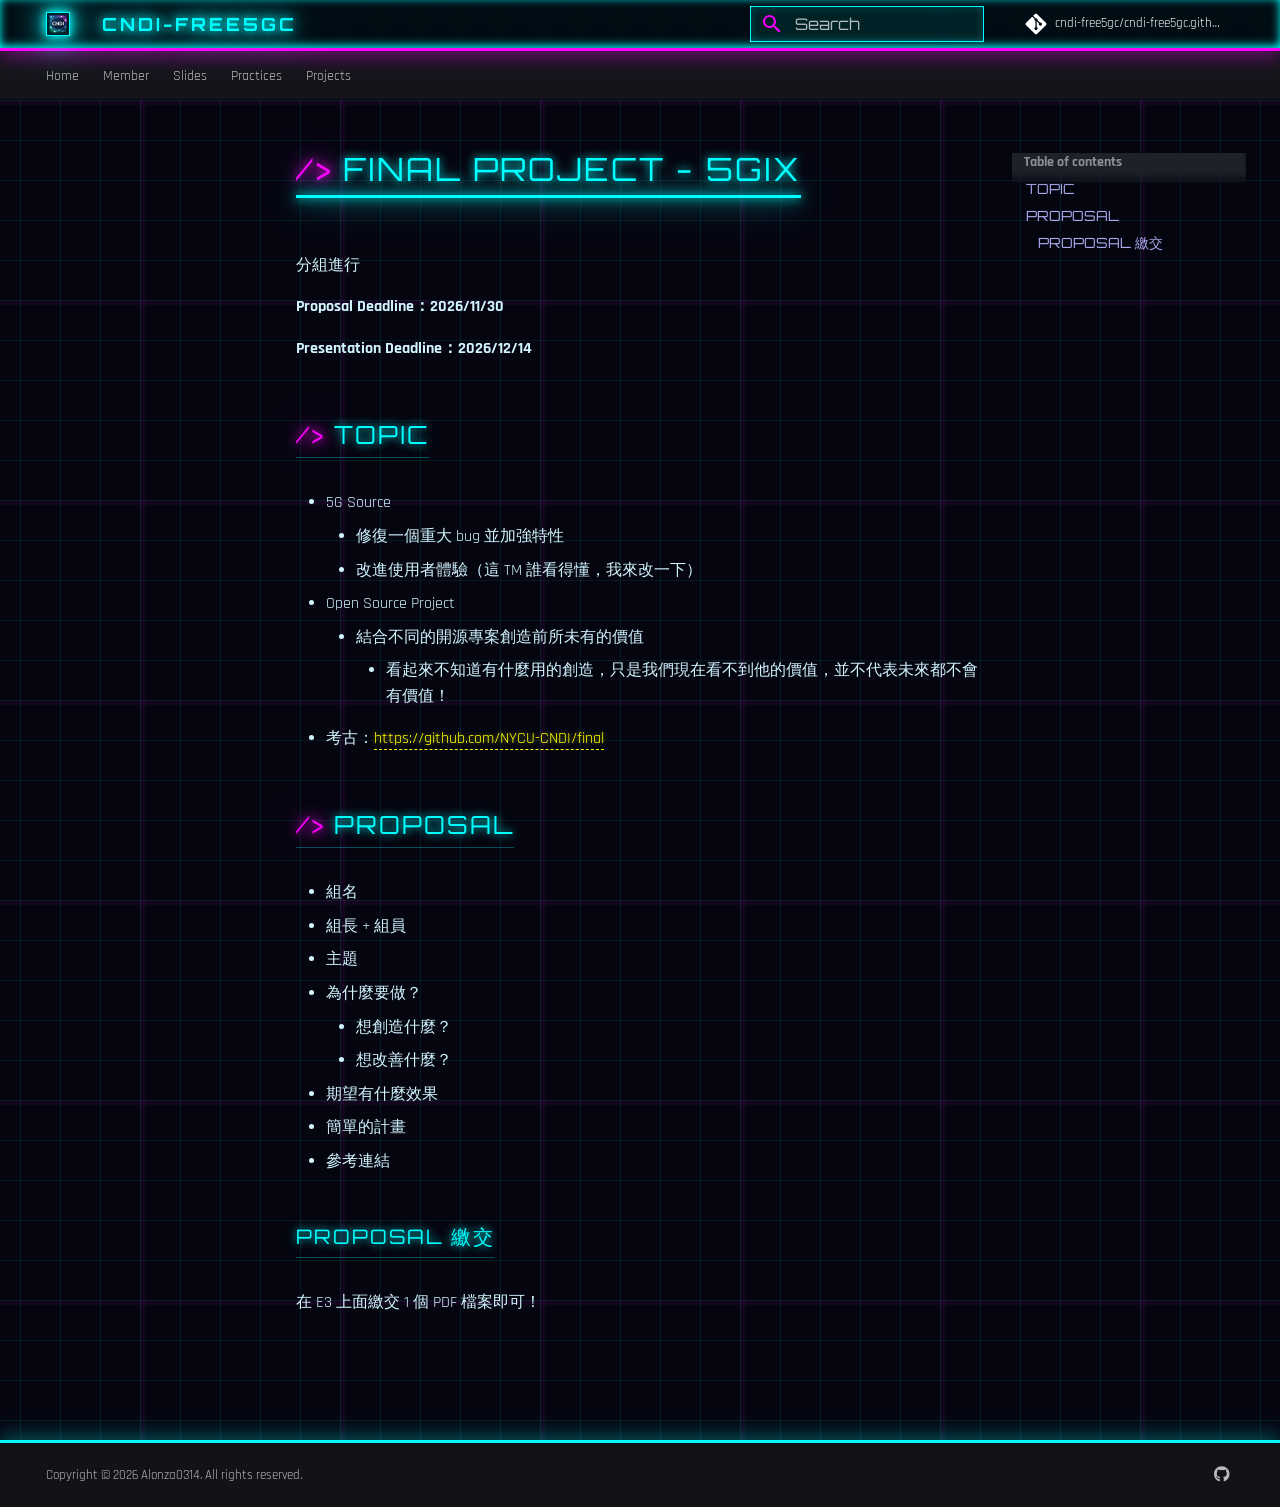
<file: doc-project/fp/index.html>
<!doctype html>
<html lang="en" class="no-js">
  <head>
    
      <meta charset="utf-8">
      <meta name="viewport" content="width=device-width,initial-scale=1">
      
        <meta name="description" content="Open-Source Core Network Design and Implementation">
      
      
        <meta name="author" content="alonza0314">
      
      
        <link rel="canonical" href="https://cndi-free5gc.github.io/doc-project/fp/">
      
      
      
      
      <link rel="icon" href="../../image/cndi.jpg">
      <meta name="generator" content="mkdocs-1.5.3, mkdocs-material-9.5.13">
    
    
      
        <title>Final Project - 5Gix - cndi-free5gc</title>
      
    
    
      <link rel="stylesheet" href="../../assets/stylesheets/main.7e359304.min.css">
      
        
        <link rel="stylesheet" href="../../assets/stylesheets/palette.06af60db.min.css">
      
      


    
    
      
    
    
      
        
        
        <link rel="preconnect" href="https://fonts.gstatic.com" crossorigin>
        <link rel="stylesheet" href="https://fonts.googleapis.com/css?family=Rajdhani:300,300i,400,400i,700,700i%7CCourier+New:400,400i,700,700i&display=fallback">
        <style>:root{--md-text-font:"Rajdhani";--md-code-font:"Courier New"}</style>
      
    
    
      <link rel="stylesheet" href="../../stylesheets/extra.css">
    
    <script>__md_scope=new URL("../..",location),__md_hash=e=>[...e].reduce((e,_)=>(e<<5)-e+_.charCodeAt(0),0),__md_get=(e,_=localStorage,t=__md_scope)=>JSON.parse(_.getItem(t.pathname+"."+e)),__md_set=(e,_,t=localStorage,a=__md_scope)=>{try{t.setItem(a.pathname+"."+e,JSON.stringify(_))}catch(e){}}</script>
    
      

    
    
    
  </head>
  
  
    
    
      
    
    
    
    
    <body dir="ltr" data-md-color-scheme="slate" data-md-color-primary="black" data-md-color-accent="cyan">
  
    
    <input class="md-toggle" data-md-toggle="drawer" type="checkbox" id="__drawer" autocomplete="off">
    <input class="md-toggle" data-md-toggle="search" type="checkbox" id="__search" autocomplete="off">
    <label class="md-overlay" for="__drawer"></label>
    <div data-md-component="skip">
      
        
        <a href="#final-project-5gix" class="md-skip">
          Skip to content
        </a>
      
    </div>
    <div data-md-component="announce">
      
    </div>
    
    
      

<header class="md-header" data-md-component="header">
  <nav class="md-header__inner md-grid" aria-label="Header">
    <a href="../.." title="cndi-free5gc" class="md-header__button md-logo" aria-label="cndi-free5gc" data-md-component="logo">
      
  <img src="../../image/cndi.jpg" alt="logo">

    </a>
    <label class="md-header__button md-icon" for="__drawer">
      
      <svg xmlns="http://www.w3.org/2000/svg" viewBox="0 0 24 24"><path d="M3 6h18v2H3V6m0 5h18v2H3v-2m0 5h18v2H3v-2Z"/></svg>
    </label>
    <div class="md-header__title" data-md-component="header-title">
      <div class="md-header__ellipsis">
        <div class="md-header__topic">
          <span class="md-ellipsis">
            cndi-free5gc
          </span>
        </div>
        <div class="md-header__topic" data-md-component="header-topic">
          <span class="md-ellipsis">
            
              Final Project - 5Gix
            
          </span>
        </div>
      </div>
    </div>
    
      
        <form class="md-header__option" data-md-component="palette">
  
    
    
    
    <input class="md-option" data-md-color-media="" data-md-color-scheme="slate" data-md-color-primary="black" data-md-color-accent="cyan"  aria-hidden="true"  type="radio" name="__palette" id="__palette_0">
    
  
</form>
      
    
    
      <script>var media,input,key,value,palette=__md_get("__palette");if(palette&&palette.color){"(prefers-color-scheme)"===palette.color.media&&(media=matchMedia("(prefers-color-scheme: light)"),input=document.querySelector(media.matches?"[data-md-color-media='(prefers-color-scheme: light)']":"[data-md-color-media='(prefers-color-scheme: dark)']"),palette.color.media=input.getAttribute("data-md-color-media"),palette.color.scheme=input.getAttribute("data-md-color-scheme"),palette.color.primary=input.getAttribute("data-md-color-primary"),palette.color.accent=input.getAttribute("data-md-color-accent"));for([key,value]of Object.entries(palette.color))document.body.setAttribute("data-md-color-"+key,value)}</script>
    
    
    
      <label class="md-header__button md-icon" for="__search">
        
        <svg xmlns="http://www.w3.org/2000/svg" viewBox="0 0 24 24"><path d="M9.5 3A6.5 6.5 0 0 1 16 9.5c0 1.61-.59 3.09-1.56 4.23l.27.27h.79l5 5-1.5 1.5-5-5v-.79l-.27-.27A6.516 6.516 0 0 1 9.5 16 6.5 6.5 0 0 1 3 9.5 6.5 6.5 0 0 1 9.5 3m0 2C7 5 5 7 5 9.5S7 14 9.5 14 14 12 14 9.5 12 5 9.5 5Z"/></svg>
      </label>
      <div class="md-search" data-md-component="search" role="dialog">
  <label class="md-search__overlay" for="__search"></label>
  <div class="md-search__inner" role="search">
    <form class="md-search__form" name="search">
      <input type="text" class="md-search__input" name="query" aria-label="Search" placeholder="Search" autocapitalize="off" autocorrect="off" autocomplete="off" spellcheck="false" data-md-component="search-query" required>
      <label class="md-search__icon md-icon" for="__search">
        
        <svg xmlns="http://www.w3.org/2000/svg" viewBox="0 0 24 24"><path d="M9.5 3A6.5 6.5 0 0 1 16 9.5c0 1.61-.59 3.09-1.56 4.23l.27.27h.79l5 5-1.5 1.5-5-5v-.79l-.27-.27A6.516 6.516 0 0 1 9.5 16 6.5 6.5 0 0 1 3 9.5 6.5 6.5 0 0 1 9.5 3m0 2C7 5 5 7 5 9.5S7 14 9.5 14 14 12 14 9.5 12 5 9.5 5Z"/></svg>
        
        <svg xmlns="http://www.w3.org/2000/svg" viewBox="0 0 24 24"><path d="M20 11v2H8l5.5 5.5-1.42 1.42L4.16 12l7.92-7.92L13.5 5.5 8 11h12Z"/></svg>
      </label>
      <nav class="md-search__options" aria-label="Search">
        
          <a href="javascript:void(0)" class="md-search__icon md-icon" title="Share" aria-label="Share" data-clipboard data-clipboard-text="" data-md-component="search-share" tabindex="-1">
            
            <svg xmlns="http://www.w3.org/2000/svg" viewBox="0 0 24 24"><path d="M18 16.08c-.76 0-1.44.3-1.96.77L8.91 12.7c.05-.23.09-.46.09-.7 0-.24-.04-.47-.09-.7l7.05-4.11c.54.5 1.25.81 2.04.81a3 3 0 0 0 3-3 3 3 0 0 0-3-3 3 3 0 0 0-3 3c0 .24.04.47.09.7L8.04 9.81C7.5 9.31 6.79 9 6 9a3 3 0 0 0-3 3 3 3 0 0 0 3 3c.79 0 1.5-.31 2.04-.81l7.12 4.15c-.05.21-.08.43-.08.66 0 1.61 1.31 2.91 2.92 2.91 1.61 0 2.92-1.3 2.92-2.91A2.92 2.92 0 0 0 18 16.08Z"/></svg>
          </a>
        
        <button type="reset" class="md-search__icon md-icon" title="Clear" aria-label="Clear" tabindex="-1">
          
          <svg xmlns="http://www.w3.org/2000/svg" viewBox="0 0 24 24"><path d="M19 6.41 17.59 5 12 10.59 6.41 5 5 6.41 10.59 12 5 17.59 6.41 19 12 13.41 17.59 19 19 17.59 13.41 12 19 6.41Z"/></svg>
        </button>
      </nav>
      
    </form>
    <div class="md-search__output">
      <div class="md-search__scrollwrap" data-md-scrollfix>
        <div class="md-search-result" data-md-component="search-result">
          <div class="md-search-result__meta">
            Initializing search
          </div>
          <ol class="md-search-result__list" role="presentation"></ol>
        </div>
      </div>
    </div>
  </div>
</div>
    
    
      <div class="md-header__source">
        <a href="https://github.com/cndi-free5gc/cndi-free5gc.github.io" title="Go to repository" class="md-source" data-md-component="source">
  <div class="md-source__icon md-icon">
    
    <svg xmlns="http://www.w3.org/2000/svg" viewBox="0 0 448 512"><!--! Font Awesome Free 6.5.1 by @fontawesome - https://fontawesome.com License - https://fontawesome.com/license/free (Icons: CC BY 4.0, Fonts: SIL OFL 1.1, Code: MIT License) Copyright 2023 Fonticons, Inc.--><path d="M439.55 236.05 244 40.45a28.87 28.87 0 0 0-40.81 0l-40.66 40.63 51.52 51.52c27.06-9.14 52.68 16.77 43.39 43.68l49.66 49.66c34.23-11.8 61.18 31 35.47 56.69-26.49 26.49-70.21-2.87-56-37.34L240.22 199v121.85c25.3 12.54 22.26 41.85 9.08 55a34.34 34.34 0 0 1-48.55 0c-17.57-17.6-11.07-46.91 11.25-56v-123c-20.8-8.51-24.6-30.74-18.64-45L142.57 101 8.45 235.14a28.86 28.86 0 0 0 0 40.81l195.61 195.6a28.86 28.86 0 0 0 40.8 0l194.69-194.69a28.86 28.86 0 0 0 0-40.81z"/></svg>
  </div>
  <div class="md-source__repository">
    cndi-free5gc/cndi-free5gc.github.io
  </div>
</a>
      </div>
    
  </nav>
  
</header>
    
    <div class="md-container" data-md-component="container">
      
      
        
          
            
<nav class="md-tabs" aria-label="Tabs" data-md-component="tabs">
  <div class="md-grid">
    <ul class="md-tabs__list">
      
        
  
  
  
    <li class="md-tabs__item">
      <a href="../.." class="md-tabs__link">
        
  
    
  
  Home

      </a>
    </li>
  

      
        
  
  
  
    <li class="md-tabs__item">
      <a href="../../doc-member/" class="md-tabs__link">
        
  
    
  
  Member

      </a>
    </li>
  

      
        
  
  
  
    <li class="md-tabs__item">
      <a href="../../doc-slide/" class="md-tabs__link">
        
  
    
  
  Slides

      </a>
    </li>
  

      
        
  
  
  
    <li class="md-tabs__item">
      <a href="../../doc-pratice/" class="md-tabs__link">
        
  
    
  
  Practices

      </a>
    </li>
  

      
        
  
  
  
    <li class="md-tabs__item">
      <a href="../" class="md-tabs__link">
        
  
    
  
  Projects

      </a>
    </li>
  

      
    </ul>
  </div>
</nav>
          
        
      
      <main class="md-main" data-md-component="main">
        <div class="md-main__inner md-grid">
          
            
              
              <div class="md-sidebar md-sidebar--primary" data-md-component="sidebar" data-md-type="navigation" >
                <div class="md-sidebar__scrollwrap">
                  <div class="md-sidebar__inner">
                    


  


<nav class="md-nav md-nav--primary md-nav--lifted" aria-label="Navigation" data-md-level="0">
  <label class="md-nav__title" for="__drawer">
    <a href="../.." title="cndi-free5gc" class="md-nav__button md-logo" aria-label="cndi-free5gc" data-md-component="logo">
      
  <img src="../../image/cndi.jpg" alt="logo">

    </a>
    cndi-free5gc
  </label>
  
    <div class="md-nav__source">
      <a href="https://github.com/cndi-free5gc/cndi-free5gc.github.io" title="Go to repository" class="md-source" data-md-component="source">
  <div class="md-source__icon md-icon">
    
    <svg xmlns="http://www.w3.org/2000/svg" viewBox="0 0 448 512"><!--! Font Awesome Free 6.5.1 by @fontawesome - https://fontawesome.com License - https://fontawesome.com/license/free (Icons: CC BY 4.0, Fonts: SIL OFL 1.1, Code: MIT License) Copyright 2023 Fonticons, Inc.--><path d="M439.55 236.05 244 40.45a28.87 28.87 0 0 0-40.81 0l-40.66 40.63 51.52 51.52c27.06-9.14 52.68 16.77 43.39 43.68l49.66 49.66c34.23-11.8 61.18 31 35.47 56.69-26.49 26.49-70.21-2.87-56-37.34L240.22 199v121.85c25.3 12.54 22.26 41.85 9.08 55a34.34 34.34 0 0 1-48.55 0c-17.57-17.6-11.07-46.91 11.25-56v-123c-20.8-8.51-24.6-30.74-18.64-45L142.57 101 8.45 235.14a28.86 28.86 0 0 0 0 40.81l195.61 195.6a28.86 28.86 0 0 0 40.8 0l194.69-194.69a28.86 28.86 0 0 0 0-40.81z"/></svg>
  </div>
  <div class="md-source__repository">
    cndi-free5gc/cndi-free5gc.github.io
  </div>
</a>
    </div>
  
  <ul class="md-nav__list" data-md-scrollfix>
    
      
      
  
  
  
  
    <li class="md-nav__item">
      <a href="../.." class="md-nav__link">
        
  
  <span class="md-ellipsis">
    Home
  </span>
  

      </a>
    </li>
  

    
      
      
  
  
  
  
    <li class="md-nav__item">
      <a href="../../doc-member/" class="md-nav__link">
        
  
  <span class="md-ellipsis">
    Member
  </span>
  

      </a>
    </li>
  

    
      
      
  
  
  
  
    <li class="md-nav__item">
      <a href="../../doc-slide/" class="md-nav__link">
        
  
  <span class="md-ellipsis">
    Slides
  </span>
  

      </a>
    </li>
  

    
      
      
  
  
  
  
    <li class="md-nav__item">
      <a href="../../doc-pratice/" class="md-nav__link">
        
  
  <span class="md-ellipsis">
    Practices
  </span>
  

      </a>
    </li>
  

    
      
      
  
  
  
  
    <li class="md-nav__item">
      <a href="../" class="md-nav__link">
        
  
  <span class="md-ellipsis">
    Projects
  </span>
  

      </a>
    </li>
  

    
  </ul>
</nav>
                  </div>
                </div>
              </div>
            
            
              
              <div class="md-sidebar md-sidebar--secondary" data-md-component="sidebar" data-md-type="toc" >
                <div class="md-sidebar__scrollwrap">
                  <div class="md-sidebar__inner">
                    

<nav class="md-nav md-nav--secondary" aria-label="Table of contents">
  
  
  
    
  
  
    <label class="md-nav__title" for="__toc">
      <span class="md-nav__icon md-icon"></span>
      Table of contents
    </label>
    <ul class="md-nav__list" data-md-component="toc" data-md-scrollfix>
      
        <li class="md-nav__item">
  <a href="#topic" class="md-nav__link">
    <span class="md-ellipsis">
      Topic
    </span>
  </a>
  
</li>
      
        <li class="md-nav__item">
  <a href="#proposal" class="md-nav__link">
    <span class="md-ellipsis">
      Proposal
    </span>
  </a>
  
    <nav class="md-nav" aria-label="Proposal">
      <ul class="md-nav__list">
        
          <li class="md-nav__item">
  <a href="#proposal_1" class="md-nav__link">
    <span class="md-ellipsis">
      Proposal 繳交
    </span>
  </a>
  
</li>
        
      </ul>
    </nav>
  
</li>
      
    </ul>
  
</nav>
                  </div>
                </div>
              </div>
            
          
          
            <div class="md-content" data-md-component="content">
              <article class="md-content__inner md-typeset">
                
                  

  
  


<h1 id="final-project-5gix">Final Project - 5Gix</h1>
<p>分組進行</p>
<p><strong>Proposal Deadline：2026/11/30</strong></p>
<p><strong>Presentation Deadline：2026/12/14</strong></p>
<h2 id="topic">Topic</h2>
<ul>
<li>5G Source<ul>
<li>修復一個重大 bug 並加強特性</li>
<li>改進使用者體驗（這 TM 誰看得懂，我來改一下）</li>
</ul>
</li>
<li>Open Source Project<ul>
<li>結合不同的開源專案創造前所未有的價值<ul>
<li>看起來不知道有什麼用的創造，只是我們現在看不到他的價值，並不代表未來都不會有價值！</li>
</ul>
</li>
</ul>
</li>
<li>考古：<a href="https://github.com/NYCU-CNDI/final">https://github.com/NYCU-CNDI/final</a></li>
</ul>
<h2 id="proposal">Proposal</h2>
<ul>
<li>組名</li>
<li>組長 + 組員</li>
<li>主題</li>
<li>為什麼要做？<ul>
<li>想創造什麼？</li>
<li>想改善什麼？</li>
</ul>
</li>
<li>期望有什麼效果</li>
<li>簡單的計畫</li>
<li>參考連結</li>
</ul>
<h3 id="proposal_1">Proposal 繳交</h3>
<p>在 E3 上面繳交 1 個 PDF 檔案即可！</p>












                
              </article>
            </div>
          
          
  <script>var tabs=__md_get("__tabs");if(Array.isArray(tabs))e:for(var set of document.querySelectorAll(".tabbed-set")){var tab,labels=set.querySelector(".tabbed-labels");for(tab of tabs)for(var label of labels.getElementsByTagName("label"))if(label.innerText.trim()===tab){var input=document.getElementById(label.htmlFor);input.checked=!0;continue e}}</script>

<script>var target=document.getElementById(location.hash.slice(1));target&&target.name&&(target.checked=target.name.startsWith("__tabbed_"))</script>
        </div>
        
          <button type="button" class="md-top md-icon" data-md-component="top" hidden>
  
  <svg xmlns="http://www.w3.org/2000/svg" viewBox="0 0 24 24"><path d="M13 20h-2V8l-5.5 5.5-1.42-1.42L12 4.16l7.92 7.92-1.42 1.42L13 8v12Z"/></svg>
  Back to top
</button>
        
      </main>
      
        <footer class="md-footer">
  
  <div class="md-footer-meta md-typeset">
    <div class="md-footer-meta__inner md-grid">
      <div class="md-copyright">
  
    <div class="md-copyright__highlight">
      Copyright &copy; 2026 Alonza0314. All rights reserved.
    </div>
  
  
</div>
      
        <div class="md-social">
  
    
    
    
    
      
      
    
    <a href="https://github.com/cndi-free5gc" target="_blank" rel="noopener" title="github.com" class="md-social__link">
      <svg xmlns="http://www.w3.org/2000/svg" viewBox="0 0 496 512"><!--! Font Awesome Free 6.5.1 by @fontawesome - https://fontawesome.com License - https://fontawesome.com/license/free (Icons: CC BY 4.0, Fonts: SIL OFL 1.1, Code: MIT License) Copyright 2023 Fonticons, Inc.--><path d="M165.9 397.4c0 2-2.3 3.6-5.2 3.6-3.3.3-5.6-1.3-5.6-3.6 0-2 2.3-3.6 5.2-3.6 3-.3 5.6 1.3 5.6 3.6zm-31.1-4.5c-.7 2 1.3 4.3 4.3 4.9 2.6 1 5.6 0 6.2-2s-1.3-4.3-4.3-5.2c-2.6-.7-5.5.3-6.2 2.3zm44.2-1.7c-2.9.7-4.9 2.6-4.6 4.9.3 2 2.9 3.3 5.9 2.6 2.9-.7 4.9-2.6 4.6-4.6-.3-1.9-3-3.2-5.9-2.9zM244.8 8C106.1 8 0 113.3 0 252c0 110.9 69.8 205.8 169.5 239.2 12.8 2.3 17.3-5.6 17.3-12.1 0-6.2-.3-40.4-.3-61.4 0 0-70 15-84.7-29.8 0 0-11.4-29.1-27.8-36.6 0 0-22.9-15.7 1.6-15.4 0 0 24.9 2 38.6 25.8 21.9 38.6 58.6 27.5 72.9 20.9 2.3-16 8.8-27.1 16-33.7-55.9-6.2-112.3-14.3-112.3-110.5 0-27.5 7.6-41.3 23.6-58.9-2.6-6.5-11.1-33.3 2.6-67.9 20.9-6.5 69 27 69 27 20-5.6 41.5-8.5 62.8-8.5s42.8 2.9 62.8 8.5c0 0 48.1-33.6 69-27 13.7 34.7 5.2 61.4 2.6 67.9 16 17.7 25.8 31.5 25.8 58.9 0 96.5-58.9 104.2-114.8 110.5 9.2 7.9 17 22.9 17 46.4 0 33.7-.3 75.4-.3 83.6 0 6.5 4.6 14.4 17.3 12.1C428.2 457.8 496 362.9 496 252 496 113.3 383.5 8 244.8 8zM97.2 352.9c-1.3 1-1 3.3.7 5.2 1.6 1.6 3.9 2.3 5.2 1 1.3-1 1-3.3-.7-5.2-1.6-1.6-3.9-2.3-5.2-1zm-10.8-8.1c-.7 1.3.3 2.9 2.3 3.9 1.6 1 3.6.7 4.3-.7.7-1.3-.3-2.9-2.3-3.9-2-.6-3.6-.3-4.3.7zm32.4 35.6c-1.6 1.3-1 4.3 1.3 6.2 2.3 2.3 5.2 2.6 6.5 1 1.3-1.3.7-4.3-1.3-6.2-2.2-2.3-5.2-2.6-6.5-1zm-11.4-14.7c-1.6 1-1.6 3.6 0 5.9 1.6 2.3 4.3 3.3 5.6 2.3 1.6-1.3 1.6-3.9 0-6.2-1.4-2.3-4-3.3-5.6-2z"/></svg>
    </a>
  
</div>
      
    </div>
  </div>
</footer>
      
    </div>
    <div class="md-dialog" data-md-component="dialog">
      <div class="md-dialog__inner md-typeset"></div>
    </div>
    
    
    <script id="__config" type="application/json">{"base": "../..", "features": ["navigation.tabs", "navigation.sections", "navigation.top", "search.highlight", "search.share", "header.autohide", "content.code.copy", "content.code.select", "content.tabs.link"], "search": "../../assets/javascripts/workers/search.b8dbb3d2.min.js", "translations": {"clipboard.copied": "Copied to clipboard", "clipboard.copy": "Copy to clipboard", "search.result.more.one": "1 more on this page", "search.result.more.other": "# more on this page", "search.result.none": "No matching documents", "search.result.one": "1 matching document", "search.result.other": "# matching documents", "search.result.placeholder": "Type to start searching", "search.result.term.missing": "Missing", "select.version": "Select version"}}</script>
    
    
      <script src="../../assets/javascripts/bundle.c8d2eff1.min.js"></script>
      
        <script src="../../javascripts/extra.js"></script>
      
    
  </body>
</html>
</file>
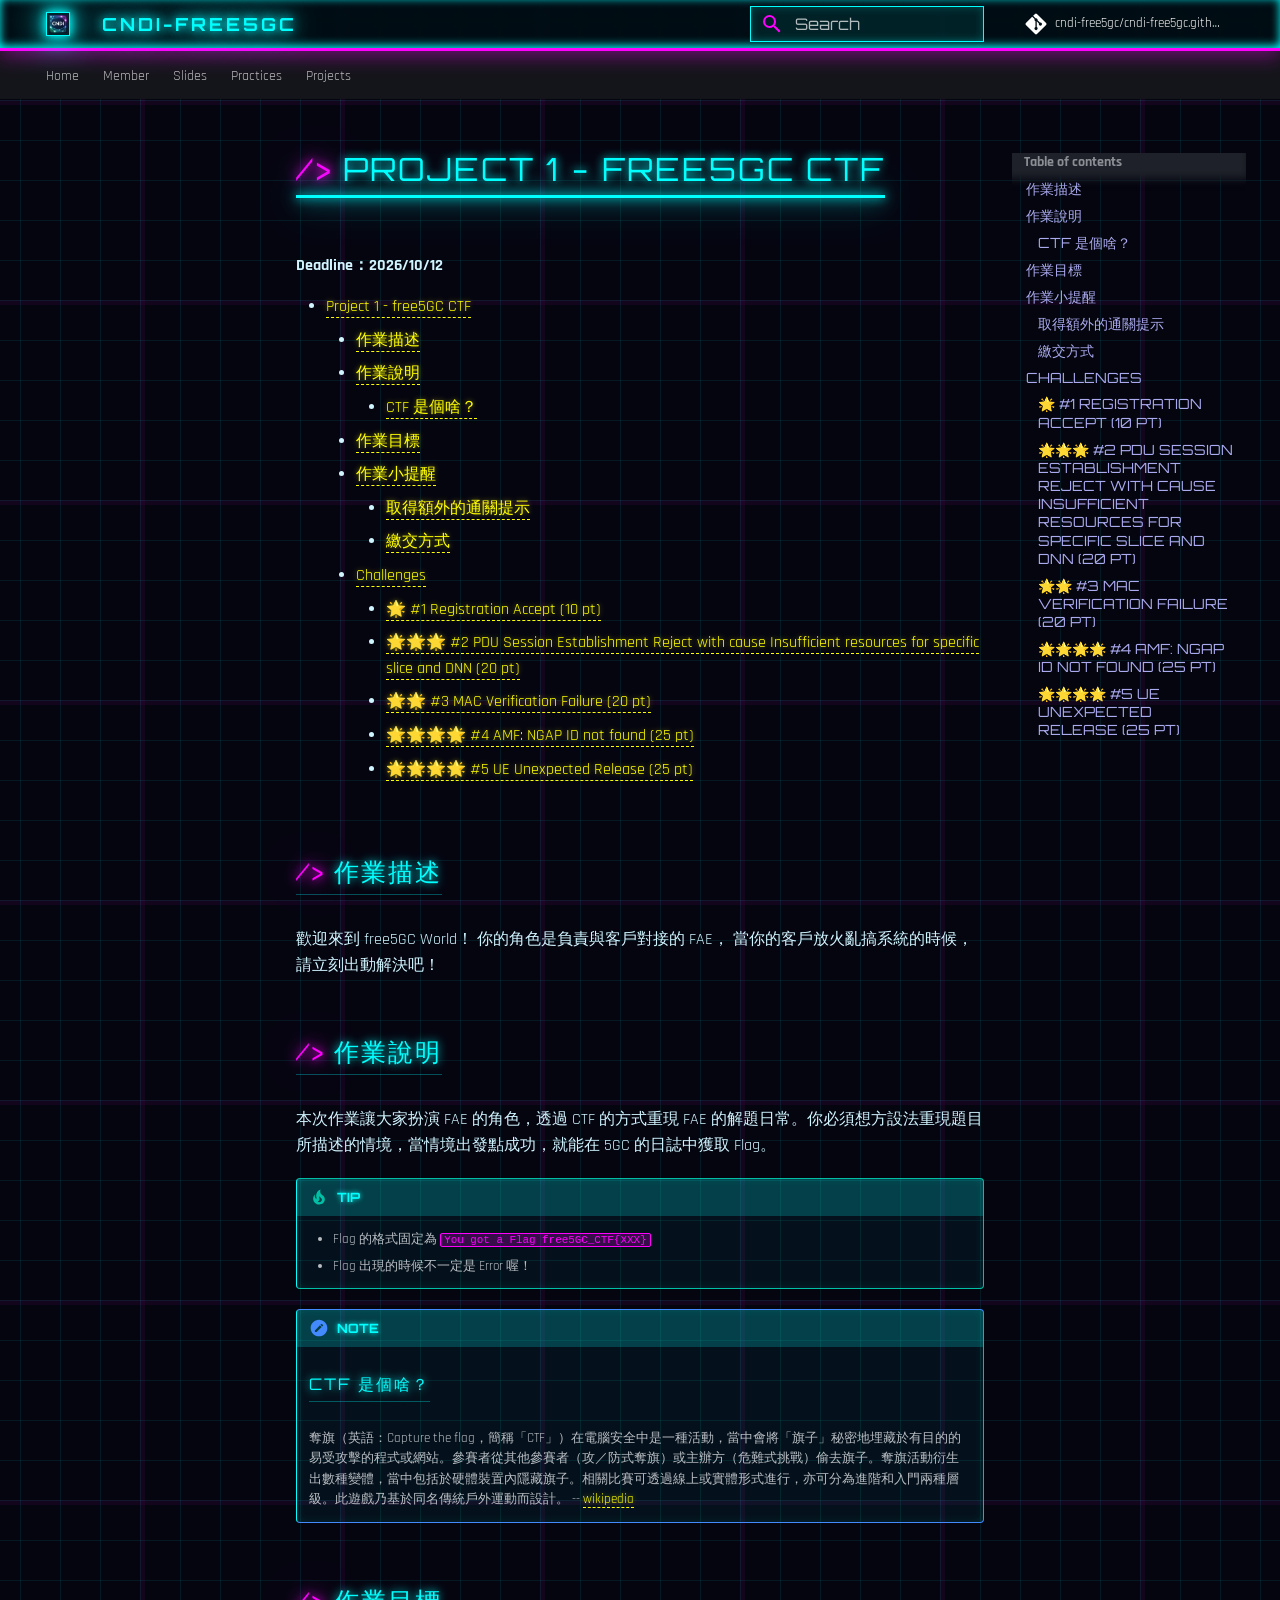
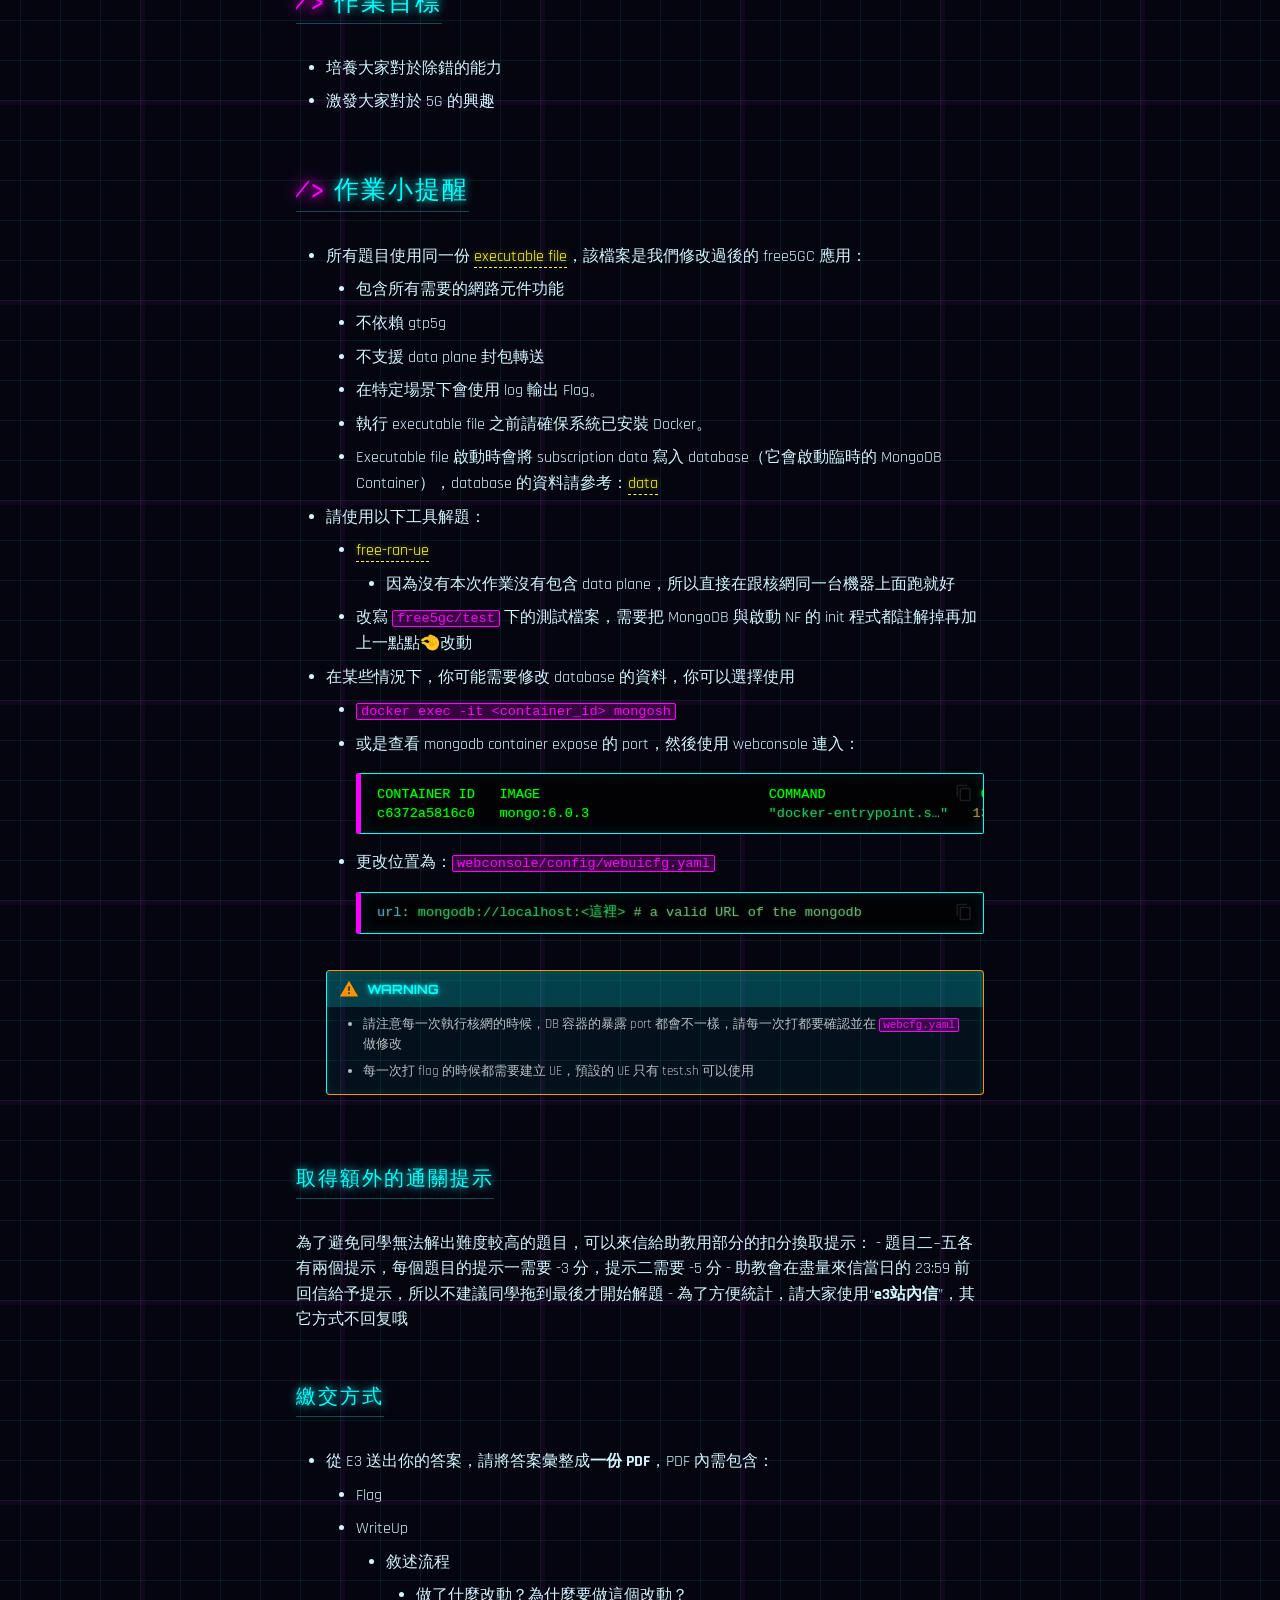
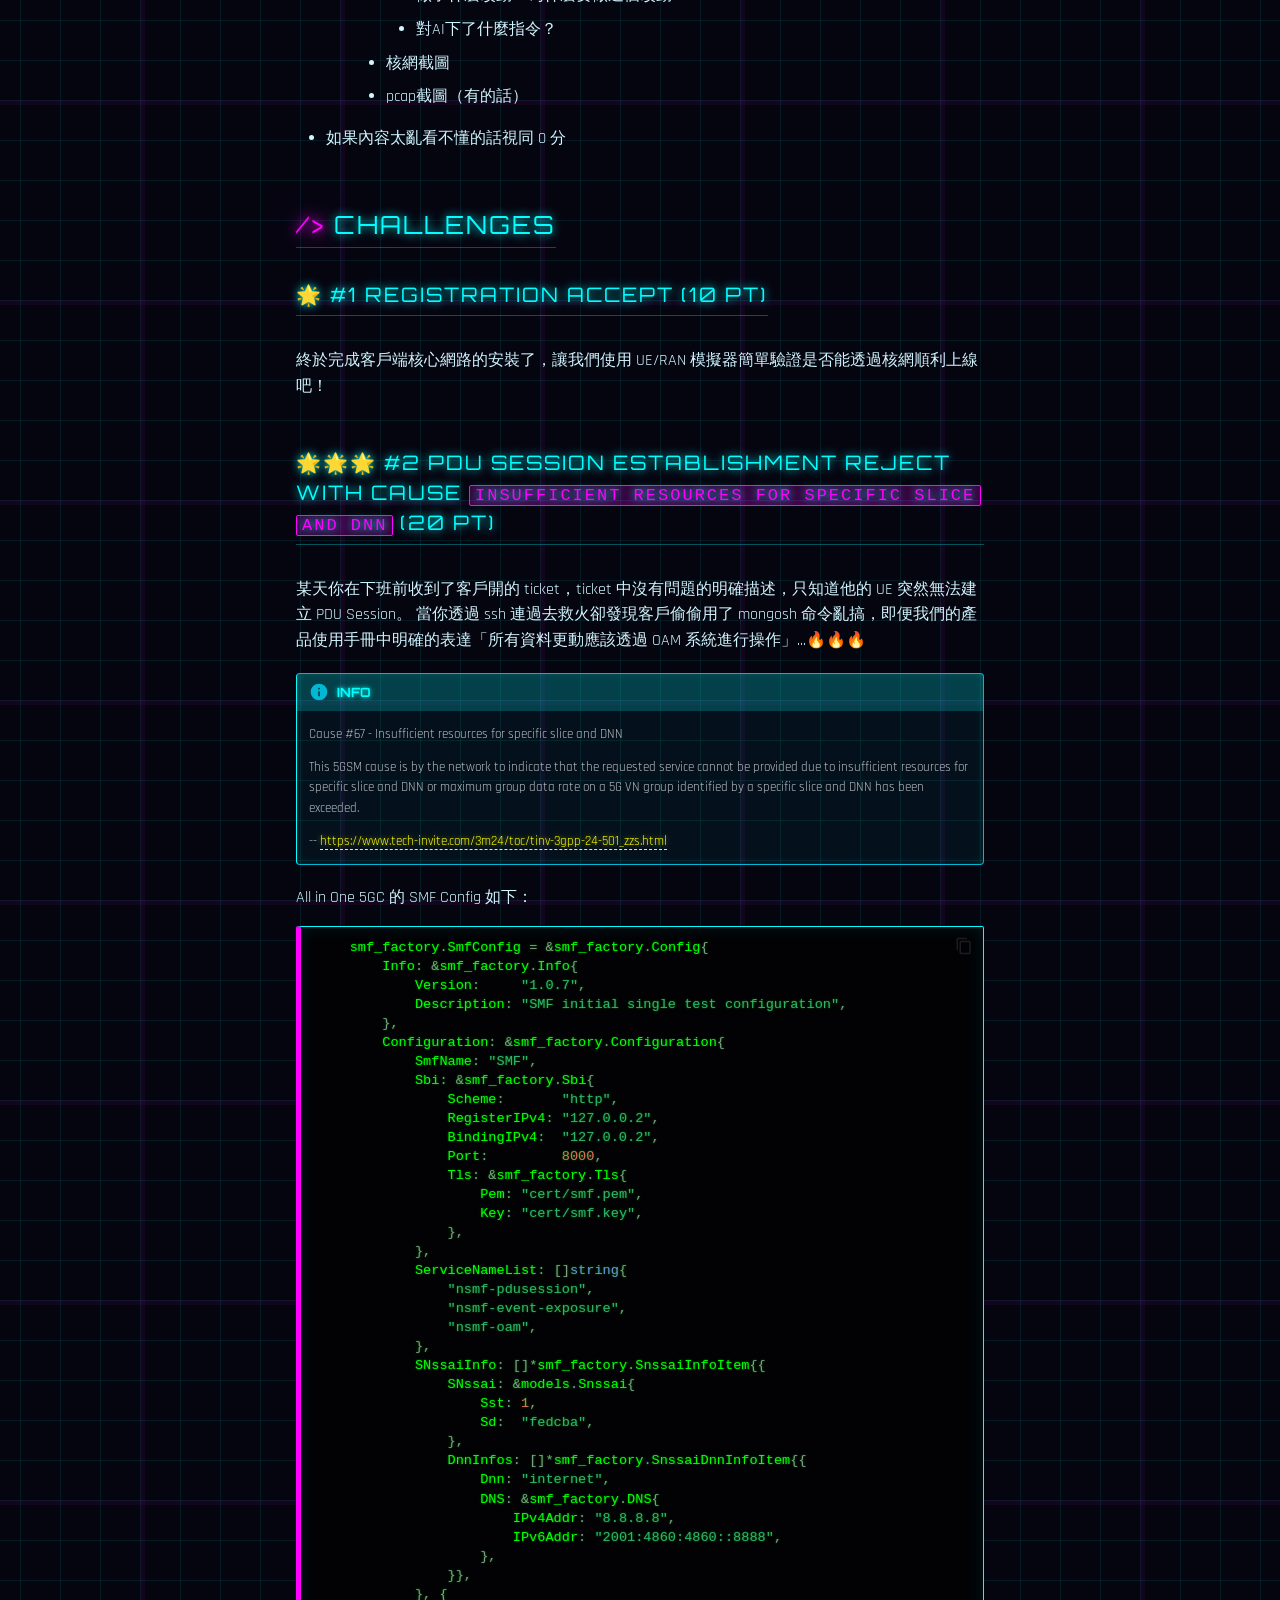
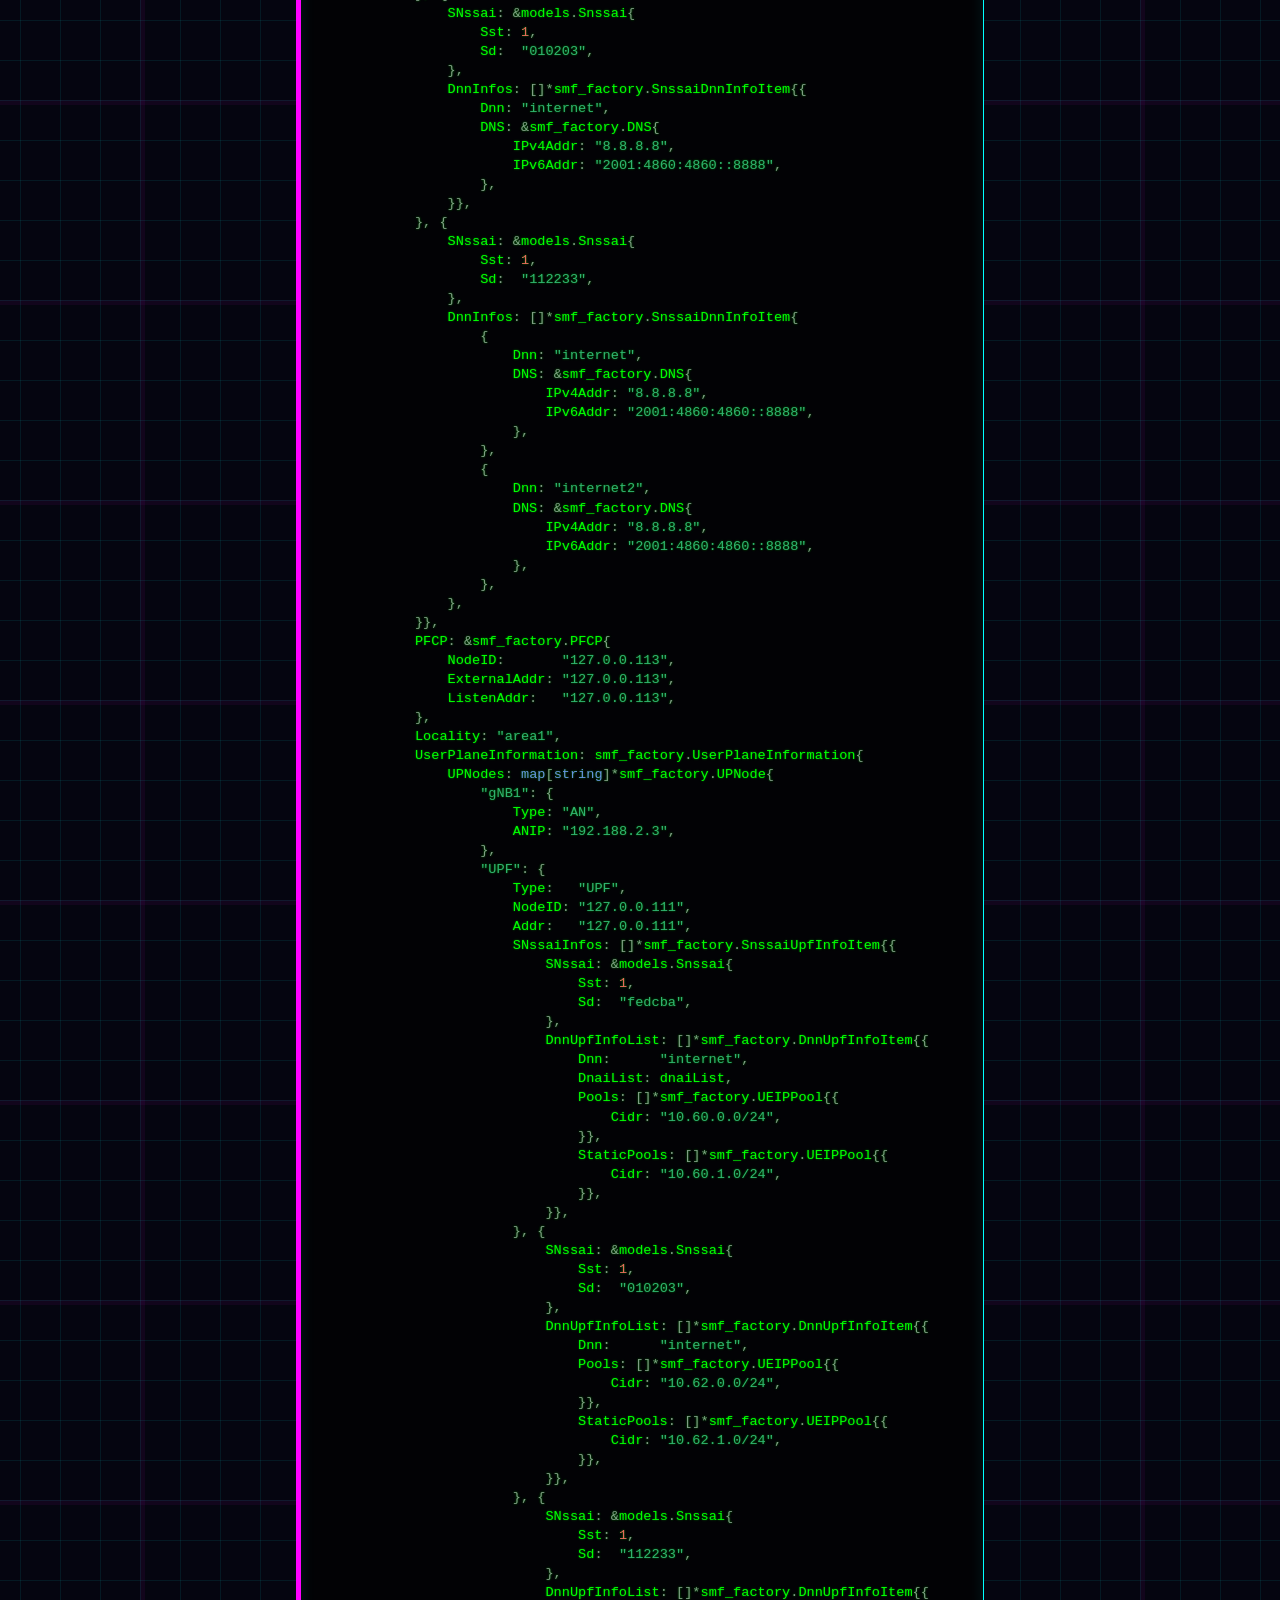
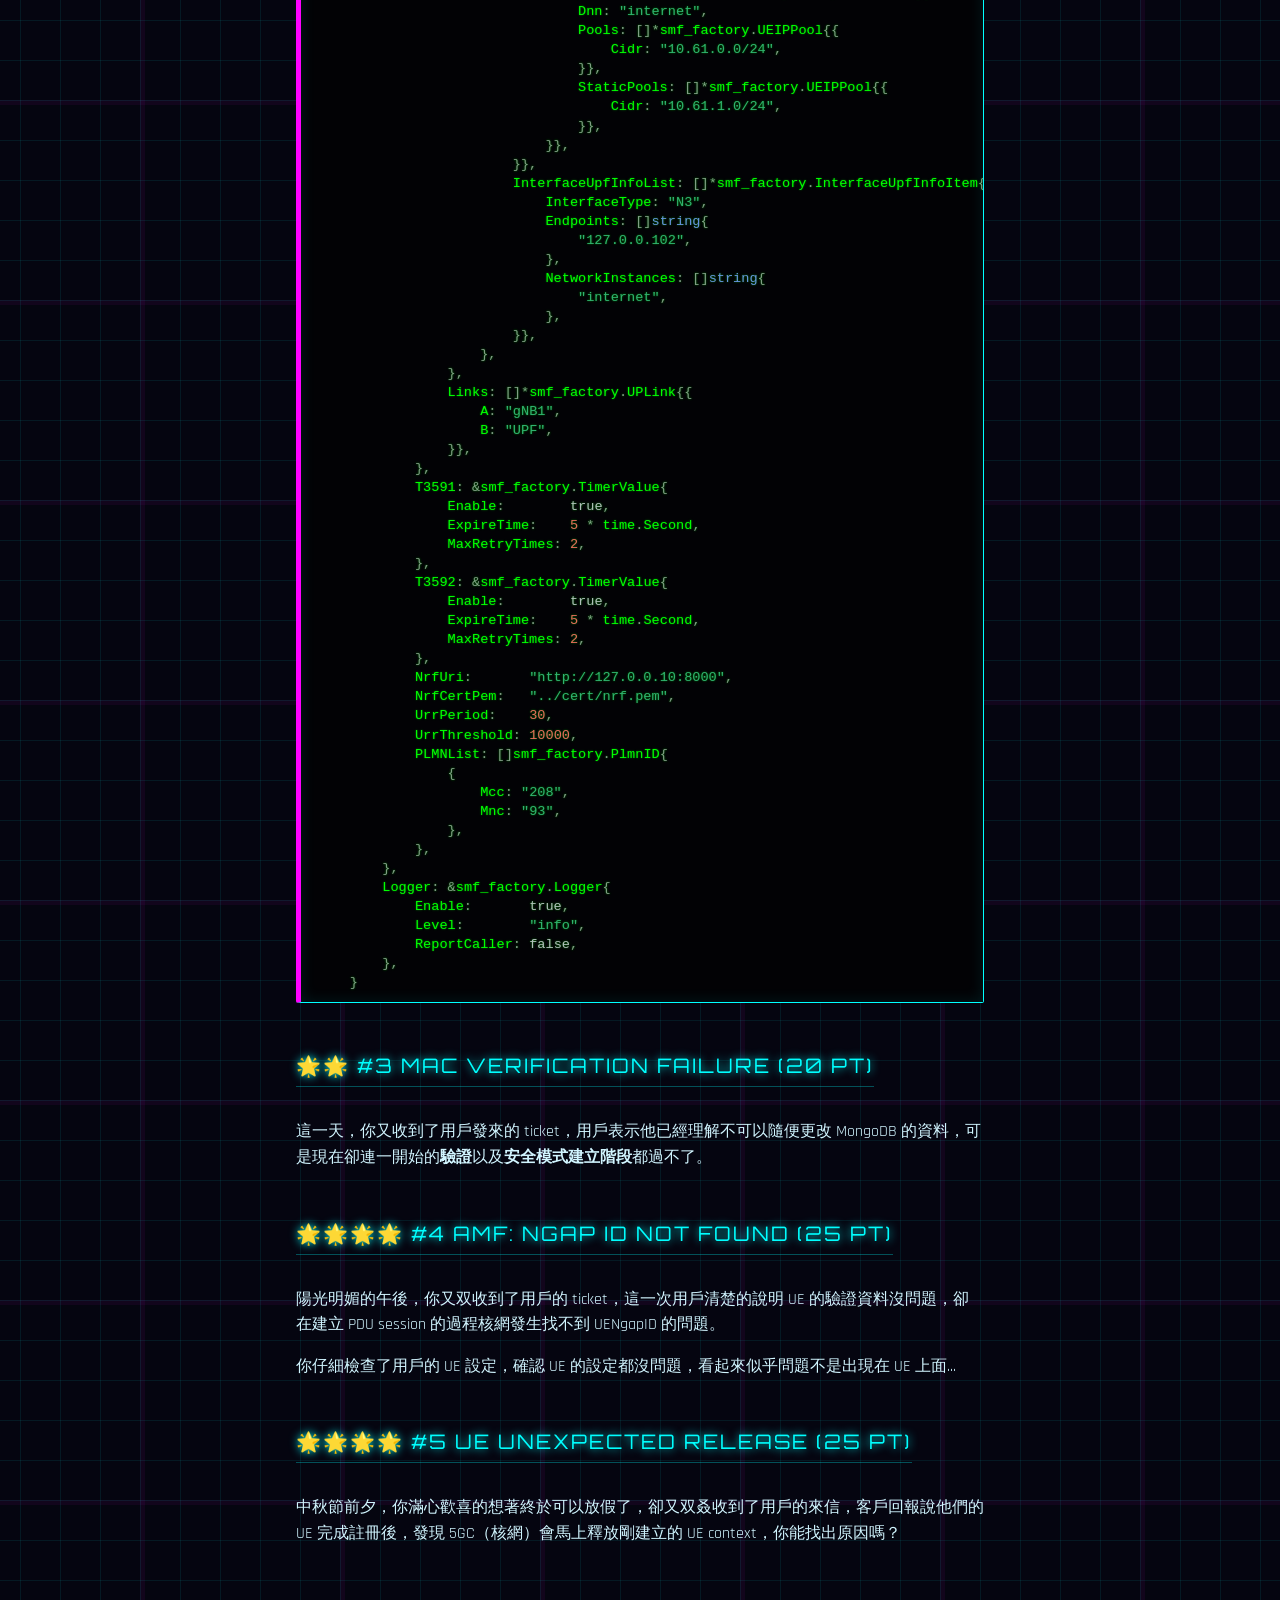
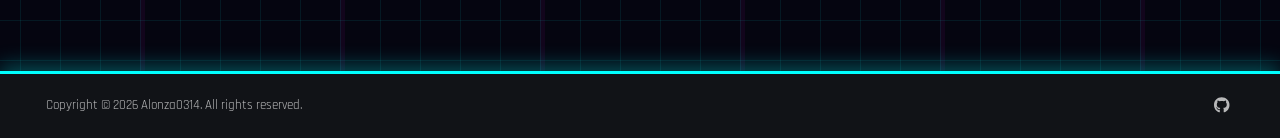
<file: doc-project/pj1/index.html>
<!doctype html>
<html lang="en" class="no-js">
  <head>
    
      <meta charset="utf-8">
      <meta name="viewport" content="width=device-width,initial-scale=1">
      
        <meta name="description" content="Open-Source Core Network Design and Implementation">
      
      
        <meta name="author" content="alonza0314">
      
      
        <link rel="canonical" href="https://cndi-free5gc.github.io/doc-project/pj1/">
      
      
      
      
      <link rel="icon" href="../../image/cndi.jpg">
      <meta name="generator" content="mkdocs-1.5.3, mkdocs-material-9.5.13">
    
    
      
        <title>Project 1 - free5GC CTF - cndi-free5gc</title>
      
    
    
      <link rel="stylesheet" href="../../assets/stylesheets/main.7e359304.min.css">
      
        
        <link rel="stylesheet" href="../../assets/stylesheets/palette.06af60db.min.css">
      
      


    
    
      
    
    
      
        
        
        <link rel="preconnect" href="https://fonts.gstatic.com" crossorigin>
        <link rel="stylesheet" href="https://fonts.googleapis.com/css?family=Rajdhani:300,300i,400,400i,700,700i%7CCourier+New:400,400i,700,700i&display=fallback">
        <style>:root{--md-text-font:"Rajdhani";--md-code-font:"Courier New"}</style>
      
    
    
      <link rel="stylesheet" href="../../stylesheets/extra.css">
    
    <script>__md_scope=new URL("../..",location),__md_hash=e=>[...e].reduce((e,_)=>(e<<5)-e+_.charCodeAt(0),0),__md_get=(e,_=localStorage,t=__md_scope)=>JSON.parse(_.getItem(t.pathname+"."+e)),__md_set=(e,_,t=localStorage,a=__md_scope)=>{try{t.setItem(a.pathname+"."+e,JSON.stringify(_))}catch(e){}}</script>
    
      

    
    
    
  </head>
  
  
    
    
      
    
    
    
    
    <body dir="ltr" data-md-color-scheme="slate" data-md-color-primary="black" data-md-color-accent="cyan">
  
    
    <input class="md-toggle" data-md-toggle="drawer" type="checkbox" id="__drawer" autocomplete="off">
    <input class="md-toggle" data-md-toggle="search" type="checkbox" id="__search" autocomplete="off">
    <label class="md-overlay" for="__drawer"></label>
    <div data-md-component="skip">
      
        
        <a href="#project-1-free5gc-ctf" class="md-skip">
          Skip to content
        </a>
      
    </div>
    <div data-md-component="announce">
      
    </div>
    
    
      

<header class="md-header" data-md-component="header">
  <nav class="md-header__inner md-grid" aria-label="Header">
    <a href="../.." title="cndi-free5gc" class="md-header__button md-logo" aria-label="cndi-free5gc" data-md-component="logo">
      
  <img src="../../image/cndi.jpg" alt="logo">

    </a>
    <label class="md-header__button md-icon" for="__drawer">
      
      <svg xmlns="http://www.w3.org/2000/svg" viewBox="0 0 24 24"><path d="M3 6h18v2H3V6m0 5h18v2H3v-2m0 5h18v2H3v-2Z"/></svg>
    </label>
    <div class="md-header__title" data-md-component="header-title">
      <div class="md-header__ellipsis">
        <div class="md-header__topic">
          <span class="md-ellipsis">
            cndi-free5gc
          </span>
        </div>
        <div class="md-header__topic" data-md-component="header-topic">
          <span class="md-ellipsis">
            
              Project 1 - free5GC CTF
            
          </span>
        </div>
      </div>
    </div>
    
      
        <form class="md-header__option" data-md-component="palette">
  
    
    
    
    <input class="md-option" data-md-color-media="" data-md-color-scheme="slate" data-md-color-primary="black" data-md-color-accent="cyan"  aria-hidden="true"  type="radio" name="__palette" id="__palette_0">
    
  
</form>
      
    
    
      <script>var media,input,key,value,palette=__md_get("__palette");if(palette&&palette.color){"(prefers-color-scheme)"===palette.color.media&&(media=matchMedia("(prefers-color-scheme: light)"),input=document.querySelector(media.matches?"[data-md-color-media='(prefers-color-scheme: light)']":"[data-md-color-media='(prefers-color-scheme: dark)']"),palette.color.media=input.getAttribute("data-md-color-media"),palette.color.scheme=input.getAttribute("data-md-color-scheme"),palette.color.primary=input.getAttribute("data-md-color-primary"),palette.color.accent=input.getAttribute("data-md-color-accent"));for([key,value]of Object.entries(palette.color))document.body.setAttribute("data-md-color-"+key,value)}</script>
    
    
    
      <label class="md-header__button md-icon" for="__search">
        
        <svg xmlns="http://www.w3.org/2000/svg" viewBox="0 0 24 24"><path d="M9.5 3A6.5 6.5 0 0 1 16 9.5c0 1.61-.59 3.09-1.56 4.23l.27.27h.79l5 5-1.5 1.5-5-5v-.79l-.27-.27A6.516 6.516 0 0 1 9.5 16 6.5 6.5 0 0 1 3 9.5 6.5 6.5 0 0 1 9.5 3m0 2C7 5 5 7 5 9.5S7 14 9.5 14 14 12 14 9.5 12 5 9.5 5Z"/></svg>
      </label>
      <div class="md-search" data-md-component="search" role="dialog">
  <label class="md-search__overlay" for="__search"></label>
  <div class="md-search__inner" role="search">
    <form class="md-search__form" name="search">
      <input type="text" class="md-search__input" name="query" aria-label="Search" placeholder="Search" autocapitalize="off" autocorrect="off" autocomplete="off" spellcheck="false" data-md-component="search-query" required>
      <label class="md-search__icon md-icon" for="__search">
        
        <svg xmlns="http://www.w3.org/2000/svg" viewBox="0 0 24 24"><path d="M9.5 3A6.5 6.5 0 0 1 16 9.5c0 1.61-.59 3.09-1.56 4.23l.27.27h.79l5 5-1.5 1.5-5-5v-.79l-.27-.27A6.516 6.516 0 0 1 9.5 16 6.5 6.5 0 0 1 3 9.5 6.5 6.5 0 0 1 9.5 3m0 2C7 5 5 7 5 9.5S7 14 9.5 14 14 12 14 9.5 12 5 9.5 5Z"/></svg>
        
        <svg xmlns="http://www.w3.org/2000/svg" viewBox="0 0 24 24"><path d="M20 11v2H8l5.5 5.5-1.42 1.42L4.16 12l7.92-7.92L13.5 5.5 8 11h12Z"/></svg>
      </label>
      <nav class="md-search__options" aria-label="Search">
        
          <a href="javascript:void(0)" class="md-search__icon md-icon" title="Share" aria-label="Share" data-clipboard data-clipboard-text="" data-md-component="search-share" tabindex="-1">
            
            <svg xmlns="http://www.w3.org/2000/svg" viewBox="0 0 24 24"><path d="M18 16.08c-.76 0-1.44.3-1.96.77L8.91 12.7c.05-.23.09-.46.09-.7 0-.24-.04-.47-.09-.7l7.05-4.11c.54.5 1.25.81 2.04.81a3 3 0 0 0 3-3 3 3 0 0 0-3-3 3 3 0 0 0-3 3c0 .24.04.47.09.7L8.04 9.81C7.5 9.31 6.79 9 6 9a3 3 0 0 0-3 3 3 3 0 0 0 3 3c.79 0 1.5-.31 2.04-.81l7.12 4.15c-.05.21-.08.43-.08.66 0 1.61 1.31 2.91 2.92 2.91 1.61 0 2.92-1.3 2.92-2.91A2.92 2.92 0 0 0 18 16.08Z"/></svg>
          </a>
        
        <button type="reset" class="md-search__icon md-icon" title="Clear" aria-label="Clear" tabindex="-1">
          
          <svg xmlns="http://www.w3.org/2000/svg" viewBox="0 0 24 24"><path d="M19 6.41 17.59 5 12 10.59 6.41 5 5 6.41 10.59 12 5 17.59 6.41 19 12 13.41 17.59 19 19 17.59 13.41 12 19 6.41Z"/></svg>
        </button>
      </nav>
      
    </form>
    <div class="md-search__output">
      <div class="md-search__scrollwrap" data-md-scrollfix>
        <div class="md-search-result" data-md-component="search-result">
          <div class="md-search-result__meta">
            Initializing search
          </div>
          <ol class="md-search-result__list" role="presentation"></ol>
        </div>
      </div>
    </div>
  </div>
</div>
    
    
      <div class="md-header__source">
        <a href="https://github.com/cndi-free5gc/cndi-free5gc.github.io" title="Go to repository" class="md-source" data-md-component="source">
  <div class="md-source__icon md-icon">
    
    <svg xmlns="http://www.w3.org/2000/svg" viewBox="0 0 448 512"><!--! Font Awesome Free 6.5.1 by @fontawesome - https://fontawesome.com License - https://fontawesome.com/license/free (Icons: CC BY 4.0, Fonts: SIL OFL 1.1, Code: MIT License) Copyright 2023 Fonticons, Inc.--><path d="M439.55 236.05 244 40.45a28.87 28.87 0 0 0-40.81 0l-40.66 40.63 51.52 51.52c27.06-9.14 52.68 16.77 43.39 43.68l49.66 49.66c34.23-11.8 61.18 31 35.47 56.69-26.49 26.49-70.21-2.87-56-37.34L240.22 199v121.85c25.3 12.54 22.26 41.85 9.08 55a34.34 34.34 0 0 1-48.55 0c-17.57-17.6-11.07-46.91 11.25-56v-123c-20.8-8.51-24.6-30.74-18.64-45L142.57 101 8.45 235.14a28.86 28.86 0 0 0 0 40.81l195.61 195.6a28.86 28.86 0 0 0 40.8 0l194.69-194.69a28.86 28.86 0 0 0 0-40.81z"/></svg>
  </div>
  <div class="md-source__repository">
    cndi-free5gc/cndi-free5gc.github.io
  </div>
</a>
      </div>
    
  </nav>
  
</header>
    
    <div class="md-container" data-md-component="container">
      
      
        
          
            
<nav class="md-tabs" aria-label="Tabs" data-md-component="tabs">
  <div class="md-grid">
    <ul class="md-tabs__list">
      
        
  
  
  
    <li class="md-tabs__item">
      <a href="../.." class="md-tabs__link">
        
  
    
  
  Home

      </a>
    </li>
  

      
        
  
  
  
    <li class="md-tabs__item">
      <a href="../../doc-member/" class="md-tabs__link">
        
  
    
  
  Member

      </a>
    </li>
  

      
        
  
  
  
    <li class="md-tabs__item">
      <a href="../../doc-slide/" class="md-tabs__link">
        
  
    
  
  Slides

      </a>
    </li>
  

      
        
  
  
  
    <li class="md-tabs__item">
      <a href="../../doc-pratice/" class="md-tabs__link">
        
  
    
  
  Practices

      </a>
    </li>
  

      
        
  
  
  
    <li class="md-tabs__item">
      <a href="../" class="md-tabs__link">
        
  
    
  
  Projects

      </a>
    </li>
  

      
    </ul>
  </div>
</nav>
          
        
      
      <main class="md-main" data-md-component="main">
        <div class="md-main__inner md-grid">
          
            
              
              <div class="md-sidebar md-sidebar--primary" data-md-component="sidebar" data-md-type="navigation" >
                <div class="md-sidebar__scrollwrap">
                  <div class="md-sidebar__inner">
                    


  


<nav class="md-nav md-nav--primary md-nav--lifted" aria-label="Navigation" data-md-level="0">
  <label class="md-nav__title" for="__drawer">
    <a href="../.." title="cndi-free5gc" class="md-nav__button md-logo" aria-label="cndi-free5gc" data-md-component="logo">
      
  <img src="../../image/cndi.jpg" alt="logo">

    </a>
    cndi-free5gc
  </label>
  
    <div class="md-nav__source">
      <a href="https://github.com/cndi-free5gc/cndi-free5gc.github.io" title="Go to repository" class="md-source" data-md-component="source">
  <div class="md-source__icon md-icon">
    
    <svg xmlns="http://www.w3.org/2000/svg" viewBox="0 0 448 512"><!--! Font Awesome Free 6.5.1 by @fontawesome - https://fontawesome.com License - https://fontawesome.com/license/free (Icons: CC BY 4.0, Fonts: SIL OFL 1.1, Code: MIT License) Copyright 2023 Fonticons, Inc.--><path d="M439.55 236.05 244 40.45a28.87 28.87 0 0 0-40.81 0l-40.66 40.63 51.52 51.52c27.06-9.14 52.68 16.77 43.39 43.68l49.66 49.66c34.23-11.8 61.18 31 35.47 56.69-26.49 26.49-70.21-2.87-56-37.34L240.22 199v121.85c25.3 12.54 22.26 41.85 9.08 55a34.34 34.34 0 0 1-48.55 0c-17.57-17.6-11.07-46.91 11.25-56v-123c-20.8-8.51-24.6-30.74-18.64-45L142.57 101 8.45 235.14a28.86 28.86 0 0 0 0 40.81l195.61 195.6a28.86 28.86 0 0 0 40.8 0l194.69-194.69a28.86 28.86 0 0 0 0-40.81z"/></svg>
  </div>
  <div class="md-source__repository">
    cndi-free5gc/cndi-free5gc.github.io
  </div>
</a>
    </div>
  
  <ul class="md-nav__list" data-md-scrollfix>
    
      
      
  
  
  
  
    <li class="md-nav__item">
      <a href="../.." class="md-nav__link">
        
  
  <span class="md-ellipsis">
    Home
  </span>
  

      </a>
    </li>
  

    
      
      
  
  
  
  
    <li class="md-nav__item">
      <a href="../../doc-member/" class="md-nav__link">
        
  
  <span class="md-ellipsis">
    Member
  </span>
  

      </a>
    </li>
  

    
      
      
  
  
  
  
    <li class="md-nav__item">
      <a href="../../doc-slide/" class="md-nav__link">
        
  
  <span class="md-ellipsis">
    Slides
  </span>
  

      </a>
    </li>
  

    
      
      
  
  
  
  
    <li class="md-nav__item">
      <a href="../../doc-pratice/" class="md-nav__link">
        
  
  <span class="md-ellipsis">
    Practices
  </span>
  

      </a>
    </li>
  

    
      
      
  
  
  
  
    <li class="md-nav__item">
      <a href="../" class="md-nav__link">
        
  
  <span class="md-ellipsis">
    Projects
  </span>
  

      </a>
    </li>
  

    
  </ul>
</nav>
                  </div>
                </div>
              </div>
            
            
              
              <div class="md-sidebar md-sidebar--secondary" data-md-component="sidebar" data-md-type="toc" >
                <div class="md-sidebar__scrollwrap">
                  <div class="md-sidebar__inner">
                    

<nav class="md-nav md-nav--secondary" aria-label="Table of contents">
  
  
  
    
  
  
    <label class="md-nav__title" for="__toc">
      <span class="md-nav__icon md-icon"></span>
      Table of contents
    </label>
    <ul class="md-nav__list" data-md-component="toc" data-md-scrollfix>
      
        <li class="md-nav__item">
  <a href="#_1" class="md-nav__link">
    <span class="md-ellipsis">
      作業描述
    </span>
  </a>
  
</li>
      
        <li class="md-nav__item">
  <a href="#_2" class="md-nav__link">
    <span class="md-ellipsis">
      作業說明
    </span>
  </a>
  
    <nav class="md-nav" aria-label="作業說明">
      <ul class="md-nav__list">
        
          <li class="md-nav__item">
  <a href="#ctf" class="md-nav__link">
    <span class="md-ellipsis">
      CTF 是個啥？
    </span>
  </a>
  
</li>
        
      </ul>
    </nav>
  
</li>
      
        <li class="md-nav__item">
  <a href="#_3" class="md-nav__link">
    <span class="md-ellipsis">
      作業目標
    </span>
  </a>
  
</li>
      
        <li class="md-nav__item">
  <a href="#_4" class="md-nav__link">
    <span class="md-ellipsis">
      作業小提醒
    </span>
  </a>
  
    <nav class="md-nav" aria-label="作業小提醒">
      <ul class="md-nav__list">
        
          <li class="md-nav__item">
  <a href="#_5" class="md-nav__link">
    <span class="md-ellipsis">
      取得額外的通關提示
    </span>
  </a>
  
</li>
        
          <li class="md-nav__item">
  <a href="#_6" class="md-nav__link">
    <span class="md-ellipsis">
      繳交方式
    </span>
  </a>
  
</li>
        
      </ul>
    </nav>
  
</li>
      
        <li class="md-nav__item">
  <a href="#challenges" class="md-nav__link">
    <span class="md-ellipsis">
      Challenges
    </span>
  </a>
  
    <nav class="md-nav" aria-label="Challenges">
      <ul class="md-nav__list">
        
          <li class="md-nav__item">
  <a href="#1-registration-accept-10-pt" class="md-nav__link">
    <span class="md-ellipsis">
      🌟 #1 Registration Accept (10 pt)
    </span>
  </a>
  
</li>
        
          <li class="md-nav__item">
  <a href="#2-pdu-session-establishment-reject-with-cause-insufficient-resources-for-specific-slice-and-dnn-20-pt" class="md-nav__link">
    <span class="md-ellipsis">
      🌟🌟🌟 #2 PDU Session Establishment Reject with cause Insufficient resources for specific slice and DNN (20 pt)
    </span>
  </a>
  
</li>
        
          <li class="md-nav__item">
  <a href="#3-mac-verification-failure-20-pt" class="md-nav__link">
    <span class="md-ellipsis">
      🌟🌟 #3 MAC Verification Failure (20 pt)
    </span>
  </a>
  
</li>
        
          <li class="md-nav__item">
  <a href="#4-amf-ngap-id-not-found-25-pt" class="md-nav__link">
    <span class="md-ellipsis">
      🌟🌟🌟🌟 #4 AMF: NGAP ID not found (25 pt)
    </span>
  </a>
  
</li>
        
          <li class="md-nav__item">
  <a href="#5-ue-unexpected-release-25-pt" class="md-nav__link">
    <span class="md-ellipsis">
      🌟🌟🌟🌟 #5 UE Unexpected Release (25 pt)
    </span>
  </a>
  
</li>
        
      </ul>
    </nav>
  
</li>
      
    </ul>
  
</nav>
                  </div>
                </div>
              </div>
            
          
          
            <div class="md-content" data-md-component="content">
              <article class="md-content__inner md-typeset">
                
                  

  
  


<h1 id="project-1-free5gc-ctf">Project 1 - free5GC CTF</h1>
<p><strong>Deadline：2026/10/12</strong></p>
<div class="toc">
<ul>
<li><a href="#project-1-free5gc-ctf">Project 1 - free5GC CTF</a><ul>
<li><a href="#_1">作業描述</a></li>
<li><a href="#_2">作業說明</a><ul>
<li><a href="#ctf">CTF 是個啥？</a></li>
</ul>
</li>
<li><a href="#_3">作業目標</a></li>
<li><a href="#_4">作業小提醒</a><ul>
<li><a href="#_5">取得額外的通關提示</a></li>
<li><a href="#_6">繳交方式</a></li>
</ul>
</li>
<li><a href="#challenges">Challenges</a><ul>
<li><a href="#1-registration-accept-10-pt">🌟 #1 Registration Accept (10 pt)</a></li>
<li><a href="#2-pdu-session-establishment-reject-with-cause-insufficient-resources-for-specific-slice-and-dnn-20-pt">🌟🌟🌟 #2 PDU Session Establishment Reject with cause Insufficient resources for specific slice and DNN (20 pt)</a></li>
<li><a href="#3-mac-verification-failure-20-pt">🌟🌟 #3 MAC Verification Failure (20 pt)</a></li>
<li><a href="#4-amf-ngap-id-not-found-25-pt">🌟🌟🌟🌟 #4 AMF: NGAP ID not found (25 pt)</a></li>
<li><a href="#5-ue-unexpected-release-25-pt">🌟🌟🌟🌟 #5 UE Unexpected Release (25 pt)</a></li>
</ul>
</li>
</ul>
</li>
</ul>
</div>
<h2 id="_1">作業描述</h2>
<p>歡迎來到 free5GC World！
你的角色是負責與客戶對接的 FAE， 當你的客戶放火亂搞系統的時候，請立刻出動解決吧！</p>
<h2 id="_2">作業說明</h2>
<p>本次作業讓大家扮演 FAE 的角色，透過 CTF 的方式重現 FAE 的解題日常。你必須想方設法重現題目所描述的情境，當情境出發點成功，就能在 5GC 的日誌中獲取 Flag。</p>
<div class="admonition tip">
<p class="admonition-title">Tip</p>
<ul>
<li>Flag 的格式固定為 <code>You got a Flag free5GC_CTF{XXX}</code></li>
<li>Flag 出現的時候不一定是 Error 喔！</li>
</ul>
</div>
<div class="admonition note">
<p class="admonition-title">Note</p>
<h3 id="ctf">CTF 是個啥？</h3>
<p>奪旗（英語：Capture the flag，簡稱「CTF」）在電腦安全中是一種活動，當中會將「旗子」秘密地埋藏於有目的的易受攻擊的程式或網站。參賽者從其他參賽者（攻／防式奪旗）或主辦方（危難式挑戰）偷去旗子。奪旗活動衍生出數種變體，當中包括於硬體裝置內隱藏旗子。相關比賽可透過線上或實體形式進行，亦可分為進階和入門兩種層級。此遊戲乃基於同名傳統戶外運動而設計。
-- <a href="https://zh.wikipedia.org/zh-tw/%E5%A5%AA%E6%97%97_(%E7%B6%B2%E8%B7%AF%E5%AE%89%E5%85%A8)">wikipedia</a></p>
</div>
<h2 id="_3">作業目標</h2>
<ul>
<li>培養大家對於除錯的能力</li>
<li>激發大家對於 5G 的興趣</li>
</ul>
<h2 id="_4">作業小提醒</h2>
<ul>
<li>所有題目使用同一份 <a href="https://gist.github.com/Alonza0314/2dccb6eee64a3030fb251ee6372abc7e">executable file</a>，該檔案是我們修改過後的 free5GC 應用：<ul>
<li>包含所有需要的網路元件功能</li>
<li>不依賴 gtp5g</li>
<li>不支援 data plane 封包轉送</li>
<li>在特定場景下會使用 log 輸出 Flag。</li>
<li>執行 executable file 之前請確保系統已安裝 Docker。</li>
<li>Executable file 啟動時會將 subscription data 寫入 database（它會啟動臨時的 MongoDB Container），database 的資料請參考：<a href="https://github.com/free5gc/free5gc/blob/main/test/consumerTestdata/UDR/TestRegistrationProcedure/RegistrationProcedure.go#L22">data</a></li>
</ul>
</li>
<li>請使用以下工具解題：<ul>
<li><a href="https://github.com/free-ran-ue/free-ran-ue">free-ran-ue</a><ul>
<li>因為沒有本次作業沒有包含 data plane，所以直接在跟核網同一台機器上面跑就好</li>
</ul>
</li>
<li>改寫 <code>free5gc/test</code> 下的測試檔案，需要把 MongoDB 與啟動 NF 的 init 程式都註解掉再加上一點點🤏改動</li>
</ul>
</li>
<li>
<p>在某些情況下，你可能需要修改 database 的資料，你可以選擇使用</p>
<ul>
<li><code>docker exec -it &lt;container_id&gt; mongosh</code></li>
<li>或是查看 mongodb container expose 的 port，然後使用 webconsole 連入：
    <div class="language-bash highlight"><pre><span></span><code><span id="__span-0-1"><a id="__codelineno-0-1" name="__codelineno-0-1" href="#__codelineno-0-1"></a>CONTAINER<span class="w"> </span>ID<span class="w">   </span>IMAGE<span class="w">                            </span>COMMAND<span class="w">                   </span>CREATED<span class="w">          </span>STATUS<span class="w">          </span>PORTS<span class="w">                                             </span>NAMES
</span><span id="__span-0-2"><a id="__codelineno-0-2" name="__codelineno-0-2" href="#__codelineno-0-2"></a>c6372a5816c0<span class="w">   </span>mongo:6.0.3<span class="w">                      </span><span class="s2">"docker-entrypoint.s…"</span><span class="w">   </span><span class="m">13</span><span class="w"> </span>seconds<span class="w"> </span>ago<span class="w">   </span>Up<span class="w"> </span><span class="m">13</span><span class="w"> </span>seconds<span class="w">   </span><span class="m">0</span>.0.0.0:34099-&gt;27017/tcp,<span class="w"> </span><span class="o">[</span>::<span class="o">]</span>:34099-&gt;27017/tcp<span class="w">   </span>quirky_ptolemy
</span></code></pre></div></li>
<li>更改位置為：<code>webconsole/config/webuicfg.yaml</code>
    <div class="language-yaml highlight"><pre><span></span><code><span id="__span-1-1"><a id="__codelineno-1-1" name="__codelineno-1-1" href="#__codelineno-1-1"></a><span class="nt">url</span><span class="p">:</span><span class="w"> </span><span class="l l-Scalar l-Scalar-Plain">mongodb://localhost:&lt;這裡&gt;</span><span class="w"> </span><span class="c1"># a valid URL of the mongodb</span>
</span></code></pre></div></li>
</ul>
<div class="admonition warning">
<p class="admonition-title">Warning</p>
<ul>
<li>請注意每一次執行核網的時候，DB 容器的暴露 port 都會不一樣，請每一次打都要確認並在 <code>webcfg.yaml</code> 做修改</li>
<li>每一次打 flag 的時候都需要建立 UE，預設的 UE 只有 test.sh 可以使用</li>
</ul>
</div>
</li>
</ul>
<h3 id="_5">取得額外的通關提示</h3>
<p>為了避免同學無法解出難度較高的題目，可以來信給助教用部分的扣分換取提示：
- 題目二~五各有兩個提示，每個題目的提示一需要 -3 分，提示二需要 -5 分
- 助教會在盡量來信當日的 23:59 前回信給予提示，所以不建議同學拖到最後才開始解題
- 為了方便統計，請大家使用“<strong>e3站內信</strong>”，其它方式不回复哦</p>
<h3 id="_6">繳交方式</h3>
<ul>
<li>從 E3 送出你的答案，請將答案彙整成<strong>一份 PDF</strong>，PDF 內需包含：<ul>
<li>Flag</li>
<li>WriteUp <ul>
<li>敘述流程<ul>
<li>做了什麼改動？為什麼要做這個改動？</li>
<li>對AI下了什麼指令？</li>
</ul>
</li>
<li>核網截圖</li>
<li>pcap截圖（有的話）</li>
</ul>
</li>
</ul>
</li>
<li>如果內容太亂看不懂的話視同 0 分</li>
</ul>
<h2 id="challenges">Challenges</h2>
<h3 id="1-registration-accept-10-pt">🌟 #1 Registration Accept (10 pt)</h3>
<p>終於完成客戶端核心網路的安裝了，讓我們使用 UE/RAN 模擬器簡單驗證是否能透過核網順利上線吧！</p>
<h3 id="2-pdu-session-establishment-reject-with-cause-insufficient-resources-for-specific-slice-and-dnn-20-pt">🌟🌟🌟 #2 PDU Session Establishment Reject with cause <code>Insufficient resources for specific slice and DNN</code> (20 pt)</h3>
<p>某天你在下班前收到了客戶開的 ticket，ticket 中沒有問題的明確描述，只知道他的 UE 突然無法建立 PDU Session。
當你透過 ssh 連過去救火卻發現客戶偷偷用了 mongosh 命令亂搞，即便我們的產品使用手冊中明確的表達「所有資料更動應該透過 OAM 系統進行操作」...🔥🔥🔥</p>
<div class="admonition info">
<p class="admonition-title">Info</p>
<p>Cause #67 - Insufficient resources for specific slice and DNN</p>
<p>This 5GSM cause is by the network to indicate that the requested service cannot be provided due to insufficient resources for specific slice and DNN or maximum group data rate on a 5G VN group identified by a specific slice and DNN has been exceeded.</p>
<p>-- <a href="https://www.tech-invite.com/3m24/toc/tinv-3gpp-24-501_zzs.html">https://www.tech-invite.com/3m24/toc/tinv-3gpp-24-501_zzs.html</a></p>
</div>
<p>All in One 5GC 的 SMF Config 如下：</p>
<div class="language-go highlight"><pre><span></span><code><span id="__span-2-1"><a id="__codelineno-2-1" name="__codelineno-2-1" href="#__codelineno-2-1"></a><span class="w">    </span><span class="nx">smf_factory</span><span class="p">.</span><span class="nx">SmfConfig</span><span class="w"> </span><span class="o">=</span><span class="w"> </span><span class="o">&amp;</span><span class="nx">smf_factory</span><span class="p">.</span><span class="nx">Config</span><span class="p">{</span>
</span><span id="__span-2-2"><a id="__codelineno-2-2" name="__codelineno-2-2" href="#__codelineno-2-2"></a><span class="w">        </span><span class="nx">Info</span><span class="p">:</span><span class="w"> </span><span class="o">&amp;</span><span class="nx">smf_factory</span><span class="p">.</span><span class="nx">Info</span><span class="p">{</span>
</span><span id="__span-2-3"><a id="__codelineno-2-3" name="__codelineno-2-3" href="#__codelineno-2-3"></a><span class="w">            </span><span class="nx">Version</span><span class="p">:</span><span class="w">     </span><span class="s">"1.0.7"</span><span class="p">,</span>
</span><span id="__span-2-4"><a id="__codelineno-2-4" name="__codelineno-2-4" href="#__codelineno-2-4"></a><span class="w">            </span><span class="nx">Description</span><span class="p">:</span><span class="w"> </span><span class="s">"SMF initial single test configuration"</span><span class="p">,</span>
</span><span id="__span-2-5"><a id="__codelineno-2-5" name="__codelineno-2-5" href="#__codelineno-2-5"></a><span class="w">        </span><span class="p">},</span>
</span><span id="__span-2-6"><a id="__codelineno-2-6" name="__codelineno-2-6" href="#__codelineno-2-6"></a><span class="w">        </span><span class="nx">Configuration</span><span class="p">:</span><span class="w"> </span><span class="o">&amp;</span><span class="nx">smf_factory</span><span class="p">.</span><span class="nx">Configuration</span><span class="p">{</span>
</span><span id="__span-2-7"><a id="__codelineno-2-7" name="__codelineno-2-7" href="#__codelineno-2-7"></a><span class="w">            </span><span class="nx">SmfName</span><span class="p">:</span><span class="w"> </span><span class="s">"SMF"</span><span class="p">,</span>
</span><span id="__span-2-8"><a id="__codelineno-2-8" name="__codelineno-2-8" href="#__codelineno-2-8"></a><span class="w">            </span><span class="nx">Sbi</span><span class="p">:</span><span class="w"> </span><span class="o">&amp;</span><span class="nx">smf_factory</span><span class="p">.</span><span class="nx">Sbi</span><span class="p">{</span>
</span><span id="__span-2-9"><a id="__codelineno-2-9" name="__codelineno-2-9" href="#__codelineno-2-9"></a><span class="w">                </span><span class="nx">Scheme</span><span class="p">:</span><span class="w">       </span><span class="s">"http"</span><span class="p">,</span>
</span><span id="__span-2-10"><a id="__codelineno-2-10" name="__codelineno-2-10" href="#__codelineno-2-10"></a><span class="w">                </span><span class="nx">RegisterIPv4</span><span class="p">:</span><span class="w"> </span><span class="s">"127.0.0.2"</span><span class="p">,</span>
</span><span id="__span-2-11"><a id="__codelineno-2-11" name="__codelineno-2-11" href="#__codelineno-2-11"></a><span class="w">                </span><span class="nx">BindingIPv4</span><span class="p">:</span><span class="w">  </span><span class="s">"127.0.0.2"</span><span class="p">,</span>
</span><span id="__span-2-12"><a id="__codelineno-2-12" name="__codelineno-2-12" href="#__codelineno-2-12"></a><span class="w">                </span><span class="nx">Port</span><span class="p">:</span><span class="w">         </span><span class="mi">8000</span><span class="p">,</span>
</span><span id="__span-2-13"><a id="__codelineno-2-13" name="__codelineno-2-13" href="#__codelineno-2-13"></a><span class="w">                </span><span class="nx">Tls</span><span class="p">:</span><span class="w"> </span><span class="o">&amp;</span><span class="nx">smf_factory</span><span class="p">.</span><span class="nx">Tls</span><span class="p">{</span>
</span><span id="__span-2-14"><a id="__codelineno-2-14" name="__codelineno-2-14" href="#__codelineno-2-14"></a><span class="w">                    </span><span class="nx">Pem</span><span class="p">:</span><span class="w"> </span><span class="s">"cert/smf.pem"</span><span class="p">,</span>
</span><span id="__span-2-15"><a id="__codelineno-2-15" name="__codelineno-2-15" href="#__codelineno-2-15"></a><span class="w">                    </span><span class="nx">Key</span><span class="p">:</span><span class="w"> </span><span class="s">"cert/smf.key"</span><span class="p">,</span>
</span><span id="__span-2-16"><a id="__codelineno-2-16" name="__codelineno-2-16" href="#__codelineno-2-16"></a><span class="w">                </span><span class="p">},</span>
</span><span id="__span-2-17"><a id="__codelineno-2-17" name="__codelineno-2-17" href="#__codelineno-2-17"></a><span class="w">            </span><span class="p">},</span>
</span><span id="__span-2-18"><a id="__codelineno-2-18" name="__codelineno-2-18" href="#__codelineno-2-18"></a><span class="w">            </span><span class="nx">ServiceNameList</span><span class="p">:</span><span class="w"> </span><span class="p">[]</span><span class="kt">string</span><span class="p">{</span>
</span><span id="__span-2-19"><a id="__codelineno-2-19" name="__codelineno-2-19" href="#__codelineno-2-19"></a><span class="w">                </span><span class="s">"nsmf-pdusession"</span><span class="p">,</span>
</span><span id="__span-2-20"><a id="__codelineno-2-20" name="__codelineno-2-20" href="#__codelineno-2-20"></a><span class="w">                </span><span class="s">"nsmf-event-exposure"</span><span class="p">,</span>
</span><span id="__span-2-21"><a id="__codelineno-2-21" name="__codelineno-2-21" href="#__codelineno-2-21"></a><span class="w">                </span><span class="s">"nsmf-oam"</span><span class="p">,</span>
</span><span id="__span-2-22"><a id="__codelineno-2-22" name="__codelineno-2-22" href="#__codelineno-2-22"></a><span class="w">            </span><span class="p">},</span>
</span><span id="__span-2-23"><a id="__codelineno-2-23" name="__codelineno-2-23" href="#__codelineno-2-23"></a><span class="w">            </span><span class="nx">SNssaiInfo</span><span class="p">:</span><span class="w"> </span><span class="p">[]</span><span class="o">*</span><span class="nx">smf_factory</span><span class="p">.</span><span class="nx">SnssaiInfoItem</span><span class="p">{{</span>
</span><span id="__span-2-24"><a id="__codelineno-2-24" name="__codelineno-2-24" href="#__codelineno-2-24"></a><span class="w">                </span><span class="nx">SNssai</span><span class="p">:</span><span class="w"> </span><span class="o">&amp;</span><span class="nx">models</span><span class="p">.</span><span class="nx">Snssai</span><span class="p">{</span>
</span><span id="__span-2-25"><a id="__codelineno-2-25" name="__codelineno-2-25" href="#__codelineno-2-25"></a><span class="w">                    </span><span class="nx">Sst</span><span class="p">:</span><span class="w"> </span><span class="mi">1</span><span class="p">,</span>
</span><span id="__span-2-26"><a id="__codelineno-2-26" name="__codelineno-2-26" href="#__codelineno-2-26"></a><span class="w">                    </span><span class="nx">Sd</span><span class="p">:</span><span class="w">  </span><span class="s">"fedcba"</span><span class="p">,</span>
</span><span id="__span-2-27"><a id="__codelineno-2-27" name="__codelineno-2-27" href="#__codelineno-2-27"></a><span class="w">                </span><span class="p">},</span>
</span><span id="__span-2-28"><a id="__codelineno-2-28" name="__codelineno-2-28" href="#__codelineno-2-28"></a><span class="w">                </span><span class="nx">DnnInfos</span><span class="p">:</span><span class="w"> </span><span class="p">[]</span><span class="o">*</span><span class="nx">smf_factory</span><span class="p">.</span><span class="nx">SnssaiDnnInfoItem</span><span class="p">{{</span>
</span><span id="__span-2-29"><a id="__codelineno-2-29" name="__codelineno-2-29" href="#__codelineno-2-29"></a><span class="w">                    </span><span class="nx">Dnn</span><span class="p">:</span><span class="w"> </span><span class="s">"internet"</span><span class="p">,</span>
</span><span id="__span-2-30"><a id="__codelineno-2-30" name="__codelineno-2-30" href="#__codelineno-2-30"></a><span class="w">                    </span><span class="nx">DNS</span><span class="p">:</span><span class="w"> </span><span class="o">&amp;</span><span class="nx">smf_factory</span><span class="p">.</span><span class="nx">DNS</span><span class="p">{</span>
</span><span id="__span-2-31"><a id="__codelineno-2-31" name="__codelineno-2-31" href="#__codelineno-2-31"></a><span class="w">                        </span><span class="nx">IPv4Addr</span><span class="p">:</span><span class="w"> </span><span class="s">"8.8.8.8"</span><span class="p">,</span>
</span><span id="__span-2-32"><a id="__codelineno-2-32" name="__codelineno-2-32" href="#__codelineno-2-32"></a><span class="w">                        </span><span class="nx">IPv6Addr</span><span class="p">:</span><span class="w"> </span><span class="s">"2001:4860:4860::8888"</span><span class="p">,</span>
</span><span id="__span-2-33"><a id="__codelineno-2-33" name="__codelineno-2-33" href="#__codelineno-2-33"></a><span class="w">                    </span><span class="p">},</span>
</span><span id="__span-2-34"><a id="__codelineno-2-34" name="__codelineno-2-34" href="#__codelineno-2-34"></a><span class="w">                </span><span class="p">}},</span>
</span><span id="__span-2-35"><a id="__codelineno-2-35" name="__codelineno-2-35" href="#__codelineno-2-35"></a><span class="w">            </span><span class="p">},</span><span class="w"> </span><span class="p">{</span>
</span><span id="__span-2-36"><a id="__codelineno-2-36" name="__codelineno-2-36" href="#__codelineno-2-36"></a><span class="w">                </span><span class="nx">SNssai</span><span class="p">:</span><span class="w"> </span><span class="o">&amp;</span><span class="nx">models</span><span class="p">.</span><span class="nx">Snssai</span><span class="p">{</span>
</span><span id="__span-2-37"><a id="__codelineno-2-37" name="__codelineno-2-37" href="#__codelineno-2-37"></a><span class="w">                    </span><span class="nx">Sst</span><span class="p">:</span><span class="w"> </span><span class="mi">1</span><span class="p">,</span>
</span><span id="__span-2-38"><a id="__codelineno-2-38" name="__codelineno-2-38" href="#__codelineno-2-38"></a><span class="w">                    </span><span class="nx">Sd</span><span class="p">:</span><span class="w">  </span><span class="s">"010203"</span><span class="p">,</span>
</span><span id="__span-2-39"><a id="__codelineno-2-39" name="__codelineno-2-39" href="#__codelineno-2-39"></a><span class="w">                </span><span class="p">},</span>
</span><span id="__span-2-40"><a id="__codelineno-2-40" name="__codelineno-2-40" href="#__codelineno-2-40"></a><span class="w">                </span><span class="nx">DnnInfos</span><span class="p">:</span><span class="w"> </span><span class="p">[]</span><span class="o">*</span><span class="nx">smf_factory</span><span class="p">.</span><span class="nx">SnssaiDnnInfoItem</span><span class="p">{{</span>
</span><span id="__span-2-41"><a id="__codelineno-2-41" name="__codelineno-2-41" href="#__codelineno-2-41"></a><span class="w">                    </span><span class="nx">Dnn</span><span class="p">:</span><span class="w"> </span><span class="s">"internet"</span><span class="p">,</span>
</span><span id="__span-2-42"><a id="__codelineno-2-42" name="__codelineno-2-42" href="#__codelineno-2-42"></a><span class="w">                    </span><span class="nx">DNS</span><span class="p">:</span><span class="w"> </span><span class="o">&amp;</span><span class="nx">smf_factory</span><span class="p">.</span><span class="nx">DNS</span><span class="p">{</span>
</span><span id="__span-2-43"><a id="__codelineno-2-43" name="__codelineno-2-43" href="#__codelineno-2-43"></a><span class="w">                        </span><span class="nx">IPv4Addr</span><span class="p">:</span><span class="w"> </span><span class="s">"8.8.8.8"</span><span class="p">,</span>
</span><span id="__span-2-44"><a id="__codelineno-2-44" name="__codelineno-2-44" href="#__codelineno-2-44"></a><span class="w">                        </span><span class="nx">IPv6Addr</span><span class="p">:</span><span class="w"> </span><span class="s">"2001:4860:4860::8888"</span><span class="p">,</span>
</span><span id="__span-2-45"><a id="__codelineno-2-45" name="__codelineno-2-45" href="#__codelineno-2-45"></a><span class="w">                    </span><span class="p">},</span>
</span><span id="__span-2-46"><a id="__codelineno-2-46" name="__codelineno-2-46" href="#__codelineno-2-46"></a><span class="w">                </span><span class="p">}},</span>
</span><span id="__span-2-47"><a id="__codelineno-2-47" name="__codelineno-2-47" href="#__codelineno-2-47"></a><span class="w">            </span><span class="p">},</span><span class="w"> </span><span class="p">{</span>
</span><span id="__span-2-48"><a id="__codelineno-2-48" name="__codelineno-2-48" href="#__codelineno-2-48"></a><span class="w">                </span><span class="nx">SNssai</span><span class="p">:</span><span class="w"> </span><span class="o">&amp;</span><span class="nx">models</span><span class="p">.</span><span class="nx">Snssai</span><span class="p">{</span>
</span><span id="__span-2-49"><a id="__codelineno-2-49" name="__codelineno-2-49" href="#__codelineno-2-49"></a><span class="w">                    </span><span class="nx">Sst</span><span class="p">:</span><span class="w"> </span><span class="mi">1</span><span class="p">,</span>
</span><span id="__span-2-50"><a id="__codelineno-2-50" name="__codelineno-2-50" href="#__codelineno-2-50"></a><span class="w">                    </span><span class="nx">Sd</span><span class="p">:</span><span class="w">  </span><span class="s">"112233"</span><span class="p">,</span>
</span><span id="__span-2-51"><a id="__codelineno-2-51" name="__codelineno-2-51" href="#__codelineno-2-51"></a><span class="w">                </span><span class="p">},</span>
</span><span id="__span-2-52"><a id="__codelineno-2-52" name="__codelineno-2-52" href="#__codelineno-2-52"></a><span class="w">                </span><span class="nx">DnnInfos</span><span class="p">:</span><span class="w"> </span><span class="p">[]</span><span class="o">*</span><span class="nx">smf_factory</span><span class="p">.</span><span class="nx">SnssaiDnnInfoItem</span><span class="p">{</span>
</span><span id="__span-2-53"><a id="__codelineno-2-53" name="__codelineno-2-53" href="#__codelineno-2-53"></a><span class="w">                    </span><span class="p">{</span>
</span><span id="__span-2-54"><a id="__codelineno-2-54" name="__codelineno-2-54" href="#__codelineno-2-54"></a><span class="w">                        </span><span class="nx">Dnn</span><span class="p">:</span><span class="w"> </span><span class="s">"internet"</span><span class="p">,</span>
</span><span id="__span-2-55"><a id="__codelineno-2-55" name="__codelineno-2-55" href="#__codelineno-2-55"></a><span class="w">                        </span><span class="nx">DNS</span><span class="p">:</span><span class="w"> </span><span class="o">&amp;</span><span class="nx">smf_factory</span><span class="p">.</span><span class="nx">DNS</span><span class="p">{</span>
</span><span id="__span-2-56"><a id="__codelineno-2-56" name="__codelineno-2-56" href="#__codelineno-2-56"></a><span class="w">                            </span><span class="nx">IPv4Addr</span><span class="p">:</span><span class="w"> </span><span class="s">"8.8.8.8"</span><span class="p">,</span>
</span><span id="__span-2-57"><a id="__codelineno-2-57" name="__codelineno-2-57" href="#__codelineno-2-57"></a><span class="w">                            </span><span class="nx">IPv6Addr</span><span class="p">:</span><span class="w"> </span><span class="s">"2001:4860:4860::8888"</span><span class="p">,</span>
</span><span id="__span-2-58"><a id="__codelineno-2-58" name="__codelineno-2-58" href="#__codelineno-2-58"></a><span class="w">                        </span><span class="p">},</span>
</span><span id="__span-2-59"><a id="__codelineno-2-59" name="__codelineno-2-59" href="#__codelineno-2-59"></a><span class="w">                    </span><span class="p">},</span>
</span><span id="__span-2-60"><a id="__codelineno-2-60" name="__codelineno-2-60" href="#__codelineno-2-60"></a><span class="w">                    </span><span class="p">{</span>
</span><span id="__span-2-61"><a id="__codelineno-2-61" name="__codelineno-2-61" href="#__codelineno-2-61"></a><span class="w">                        </span><span class="nx">Dnn</span><span class="p">:</span><span class="w"> </span><span class="s">"internet2"</span><span class="p">,</span>
</span><span id="__span-2-62"><a id="__codelineno-2-62" name="__codelineno-2-62" href="#__codelineno-2-62"></a><span class="w">                        </span><span class="nx">DNS</span><span class="p">:</span><span class="w"> </span><span class="o">&amp;</span><span class="nx">smf_factory</span><span class="p">.</span><span class="nx">DNS</span><span class="p">{</span>
</span><span id="__span-2-63"><a id="__codelineno-2-63" name="__codelineno-2-63" href="#__codelineno-2-63"></a><span class="w">                            </span><span class="nx">IPv4Addr</span><span class="p">:</span><span class="w"> </span><span class="s">"8.8.8.8"</span><span class="p">,</span>
</span><span id="__span-2-64"><a id="__codelineno-2-64" name="__codelineno-2-64" href="#__codelineno-2-64"></a><span class="w">                            </span><span class="nx">IPv6Addr</span><span class="p">:</span><span class="w"> </span><span class="s">"2001:4860:4860::8888"</span><span class="p">,</span>
</span><span id="__span-2-65"><a id="__codelineno-2-65" name="__codelineno-2-65" href="#__codelineno-2-65"></a><span class="w">                        </span><span class="p">},</span>
</span><span id="__span-2-66"><a id="__codelineno-2-66" name="__codelineno-2-66" href="#__codelineno-2-66"></a><span class="w">                    </span><span class="p">},</span>
</span><span id="__span-2-67"><a id="__codelineno-2-67" name="__codelineno-2-67" href="#__codelineno-2-67"></a><span class="w">                </span><span class="p">},</span>
</span><span id="__span-2-68"><a id="__codelineno-2-68" name="__codelineno-2-68" href="#__codelineno-2-68"></a><span class="w">            </span><span class="p">}},</span>
</span><span id="__span-2-69"><a id="__codelineno-2-69" name="__codelineno-2-69" href="#__codelineno-2-69"></a><span class="w">            </span><span class="nx">PFCP</span><span class="p">:</span><span class="w"> </span><span class="o">&amp;</span><span class="nx">smf_factory</span><span class="p">.</span><span class="nx">PFCP</span><span class="p">{</span>
</span><span id="__span-2-70"><a id="__codelineno-2-70" name="__codelineno-2-70" href="#__codelineno-2-70"></a><span class="w">                </span><span class="nx">NodeID</span><span class="p">:</span><span class="w">       </span><span class="s">"127.0.0.113"</span><span class="p">,</span>
</span><span id="__span-2-71"><a id="__codelineno-2-71" name="__codelineno-2-71" href="#__codelineno-2-71"></a><span class="w">                </span><span class="nx">ExternalAddr</span><span class="p">:</span><span class="w"> </span><span class="s">"127.0.0.113"</span><span class="p">,</span>
</span><span id="__span-2-72"><a id="__codelineno-2-72" name="__codelineno-2-72" href="#__codelineno-2-72"></a><span class="w">                </span><span class="nx">ListenAddr</span><span class="p">:</span><span class="w">   </span><span class="s">"127.0.0.113"</span><span class="p">,</span>
</span><span id="__span-2-73"><a id="__codelineno-2-73" name="__codelineno-2-73" href="#__codelineno-2-73"></a><span class="w">            </span><span class="p">},</span>
</span><span id="__span-2-74"><a id="__codelineno-2-74" name="__codelineno-2-74" href="#__codelineno-2-74"></a><span class="w">            </span><span class="nx">Locality</span><span class="p">:</span><span class="w"> </span><span class="s">"area1"</span><span class="p">,</span>
</span><span id="__span-2-75"><a id="__codelineno-2-75" name="__codelineno-2-75" href="#__codelineno-2-75"></a><span class="w">            </span><span class="nx">UserPlaneInformation</span><span class="p">:</span><span class="w"> </span><span class="nx">smf_factory</span><span class="p">.</span><span class="nx">UserPlaneInformation</span><span class="p">{</span>
</span><span id="__span-2-76"><a id="__codelineno-2-76" name="__codelineno-2-76" href="#__codelineno-2-76"></a><span class="w">                </span><span class="nx">UPNodes</span><span class="p">:</span><span class="w"> </span><span class="kt">map</span><span class="p">[</span><span class="kt">string</span><span class="p">]</span><span class="o">*</span><span class="nx">smf_factory</span><span class="p">.</span><span class="nx">UPNode</span><span class="p">{</span>
</span><span id="__span-2-77"><a id="__codelineno-2-77" name="__codelineno-2-77" href="#__codelineno-2-77"></a><span class="w">                    </span><span class="s">"gNB1"</span><span class="p">:</span><span class="w"> </span><span class="p">{</span>
</span><span id="__span-2-78"><a id="__codelineno-2-78" name="__codelineno-2-78" href="#__codelineno-2-78"></a><span class="w">                        </span><span class="nx">Type</span><span class="p">:</span><span class="w"> </span><span class="s">"AN"</span><span class="p">,</span>
</span><span id="__span-2-79"><a id="__codelineno-2-79" name="__codelineno-2-79" href="#__codelineno-2-79"></a><span class="w">                        </span><span class="nx">ANIP</span><span class="p">:</span><span class="w"> </span><span class="s">"192.188.2.3"</span><span class="p">,</span>
</span><span id="__span-2-80"><a id="__codelineno-2-80" name="__codelineno-2-80" href="#__codelineno-2-80"></a><span class="w">                    </span><span class="p">},</span>
</span><span id="__span-2-81"><a id="__codelineno-2-81" name="__codelineno-2-81" href="#__codelineno-2-81"></a><span class="w">                    </span><span class="s">"UPF"</span><span class="p">:</span><span class="w"> </span><span class="p">{</span>
</span><span id="__span-2-82"><a id="__codelineno-2-82" name="__codelineno-2-82" href="#__codelineno-2-82"></a><span class="w">                        </span><span class="nx">Type</span><span class="p">:</span><span class="w">   </span><span class="s">"UPF"</span><span class="p">,</span>
</span><span id="__span-2-83"><a id="__codelineno-2-83" name="__codelineno-2-83" href="#__codelineno-2-83"></a><span class="w">                        </span><span class="nx">NodeID</span><span class="p">:</span><span class="w"> </span><span class="s">"127.0.0.111"</span><span class="p">,</span>
</span><span id="__span-2-84"><a id="__codelineno-2-84" name="__codelineno-2-84" href="#__codelineno-2-84"></a><span class="w">                        </span><span class="nx">Addr</span><span class="p">:</span><span class="w">   </span><span class="s">"127.0.0.111"</span><span class="p">,</span>
</span><span id="__span-2-85"><a id="__codelineno-2-85" name="__codelineno-2-85" href="#__codelineno-2-85"></a><span class="w">                        </span><span class="nx">SNssaiInfos</span><span class="p">:</span><span class="w"> </span><span class="p">[]</span><span class="o">*</span><span class="nx">smf_factory</span><span class="p">.</span><span class="nx">SnssaiUpfInfoItem</span><span class="p">{{</span>
</span><span id="__span-2-86"><a id="__codelineno-2-86" name="__codelineno-2-86" href="#__codelineno-2-86"></a><span class="w">                            </span><span class="nx">SNssai</span><span class="p">:</span><span class="w"> </span><span class="o">&amp;</span><span class="nx">models</span><span class="p">.</span><span class="nx">Snssai</span><span class="p">{</span>
</span><span id="__span-2-87"><a id="__codelineno-2-87" name="__codelineno-2-87" href="#__codelineno-2-87"></a><span class="w">                                </span><span class="nx">Sst</span><span class="p">:</span><span class="w"> </span><span class="mi">1</span><span class="p">,</span>
</span><span id="__span-2-88"><a id="__codelineno-2-88" name="__codelineno-2-88" href="#__codelineno-2-88"></a><span class="w">                                </span><span class="nx">Sd</span><span class="p">:</span><span class="w">  </span><span class="s">"fedcba"</span><span class="p">,</span>
</span><span id="__span-2-89"><a id="__codelineno-2-89" name="__codelineno-2-89" href="#__codelineno-2-89"></a><span class="w">                            </span><span class="p">},</span>
</span><span id="__span-2-90"><a id="__codelineno-2-90" name="__codelineno-2-90" href="#__codelineno-2-90"></a><span class="w">                            </span><span class="nx">DnnUpfInfoList</span><span class="p">:</span><span class="w"> </span><span class="p">[]</span><span class="o">*</span><span class="nx">smf_factory</span><span class="p">.</span><span class="nx">DnnUpfInfoItem</span><span class="p">{{</span>
</span><span id="__span-2-91"><a id="__codelineno-2-91" name="__codelineno-2-91" href="#__codelineno-2-91"></a><span class="w">                                </span><span class="nx">Dnn</span><span class="p">:</span><span class="w">      </span><span class="s">"internet"</span><span class="p">,</span>
</span><span id="__span-2-92"><a id="__codelineno-2-92" name="__codelineno-2-92" href="#__codelineno-2-92"></a><span class="w">                                </span><span class="nx">DnaiList</span><span class="p">:</span><span class="w"> </span><span class="nx">dnaiList</span><span class="p">,</span>
</span><span id="__span-2-93"><a id="__codelineno-2-93" name="__codelineno-2-93" href="#__codelineno-2-93"></a><span class="w">                                </span><span class="nx">Pools</span><span class="p">:</span><span class="w"> </span><span class="p">[]</span><span class="o">*</span><span class="nx">smf_factory</span><span class="p">.</span><span class="nx">UEIPPool</span><span class="p">{{</span>
</span><span id="__span-2-94"><a id="__codelineno-2-94" name="__codelineno-2-94" href="#__codelineno-2-94"></a><span class="w">                                    </span><span class="nx">Cidr</span><span class="p">:</span><span class="w"> </span><span class="s">"10.60.0.0/24"</span><span class="p">,</span>
</span><span id="__span-2-95"><a id="__codelineno-2-95" name="__codelineno-2-95" href="#__codelineno-2-95"></a><span class="w">                                </span><span class="p">}},</span>
</span><span id="__span-2-96"><a id="__codelineno-2-96" name="__codelineno-2-96" href="#__codelineno-2-96"></a><span class="w">                                </span><span class="nx">StaticPools</span><span class="p">:</span><span class="w"> </span><span class="p">[]</span><span class="o">*</span><span class="nx">smf_factory</span><span class="p">.</span><span class="nx">UEIPPool</span><span class="p">{{</span>
</span><span id="__span-2-97"><a id="__codelineno-2-97" name="__codelineno-2-97" href="#__codelineno-2-97"></a><span class="w">                                    </span><span class="nx">Cidr</span><span class="p">:</span><span class="w"> </span><span class="s">"10.60.1.0/24"</span><span class="p">,</span>
</span><span id="__span-2-98"><a id="__codelineno-2-98" name="__codelineno-2-98" href="#__codelineno-2-98"></a><span class="w">                                </span><span class="p">}},</span>
</span><span id="__span-2-99"><a id="__codelineno-2-99" name="__codelineno-2-99" href="#__codelineno-2-99"></a><span class="w">                            </span><span class="p">}},</span>
</span><span id="__span-2-100"><a id="__codelineno-2-100" name="__codelineno-2-100" href="#__codelineno-2-100"></a><span class="w">                        </span><span class="p">},</span><span class="w"> </span><span class="p">{</span>
</span><span id="__span-2-101"><a id="__codelineno-2-101" name="__codelineno-2-101" href="#__codelineno-2-101"></a><span class="w">                            </span><span class="nx">SNssai</span><span class="p">:</span><span class="w"> </span><span class="o">&amp;</span><span class="nx">models</span><span class="p">.</span><span class="nx">Snssai</span><span class="p">{</span>
</span><span id="__span-2-102"><a id="__codelineno-2-102" name="__codelineno-2-102" href="#__codelineno-2-102"></a><span class="w">                                </span><span class="nx">Sst</span><span class="p">:</span><span class="w"> </span><span class="mi">1</span><span class="p">,</span>
</span><span id="__span-2-103"><a id="__codelineno-2-103" name="__codelineno-2-103" href="#__codelineno-2-103"></a><span class="w">                                </span><span class="nx">Sd</span><span class="p">:</span><span class="w">  </span><span class="s">"010203"</span><span class="p">,</span>
</span><span id="__span-2-104"><a id="__codelineno-2-104" name="__codelineno-2-104" href="#__codelineno-2-104"></a><span class="w">                            </span><span class="p">},</span>
</span><span id="__span-2-105"><a id="__codelineno-2-105" name="__codelineno-2-105" href="#__codelineno-2-105"></a><span class="w">                            </span><span class="nx">DnnUpfInfoList</span><span class="p">:</span><span class="w"> </span><span class="p">[]</span><span class="o">*</span><span class="nx">smf_factory</span><span class="p">.</span><span class="nx">DnnUpfInfoItem</span><span class="p">{{</span>
</span><span id="__span-2-106"><a id="__codelineno-2-106" name="__codelineno-2-106" href="#__codelineno-2-106"></a><span class="w">                                </span><span class="nx">Dnn</span><span class="p">:</span><span class="w">      </span><span class="s">"internet"</span><span class="p">,</span>
</span><span id="__span-2-107"><a id="__codelineno-2-107" name="__codelineno-2-107" href="#__codelineno-2-107"></a><span class="w">                                </span><span class="nx">Pools</span><span class="p">:</span><span class="w"> </span><span class="p">[]</span><span class="o">*</span><span class="nx">smf_factory</span><span class="p">.</span><span class="nx">UEIPPool</span><span class="p">{{</span>
</span><span id="__span-2-108"><a id="__codelineno-2-108" name="__codelineno-2-108" href="#__codelineno-2-108"></a><span class="w">                                    </span><span class="nx">Cidr</span><span class="p">:</span><span class="w"> </span><span class="s">"10.62.0.0/24"</span><span class="p">,</span>
</span><span id="__span-2-109"><a id="__codelineno-2-109" name="__codelineno-2-109" href="#__codelineno-2-109"></a><span class="w">                                </span><span class="p">}},</span>
</span><span id="__span-2-110"><a id="__codelineno-2-110" name="__codelineno-2-110" href="#__codelineno-2-110"></a><span class="w">                                </span><span class="nx">StaticPools</span><span class="p">:</span><span class="w"> </span><span class="p">[]</span><span class="o">*</span><span class="nx">smf_factory</span><span class="p">.</span><span class="nx">UEIPPool</span><span class="p">{{</span>
</span><span id="__span-2-111"><a id="__codelineno-2-111" name="__codelineno-2-111" href="#__codelineno-2-111"></a><span class="w">                                    </span><span class="nx">Cidr</span><span class="p">:</span><span class="w"> </span><span class="s">"10.62.1.0/24"</span><span class="p">,</span>
</span><span id="__span-2-112"><a id="__codelineno-2-112" name="__codelineno-2-112" href="#__codelineno-2-112"></a><span class="w">                                </span><span class="p">}},</span>
</span><span id="__span-2-113"><a id="__codelineno-2-113" name="__codelineno-2-113" href="#__codelineno-2-113"></a><span class="w">                            </span><span class="p">}},</span>
</span><span id="__span-2-114"><a id="__codelineno-2-114" name="__codelineno-2-114" href="#__codelineno-2-114"></a><span class="w">                        </span><span class="p">},</span><span class="w"> </span><span class="p">{</span>
</span><span id="__span-2-115"><a id="__codelineno-2-115" name="__codelineno-2-115" href="#__codelineno-2-115"></a><span class="w">                            </span><span class="nx">SNssai</span><span class="p">:</span><span class="w"> </span><span class="o">&amp;</span><span class="nx">models</span><span class="p">.</span><span class="nx">Snssai</span><span class="p">{</span>
</span><span id="__span-2-116"><a id="__codelineno-2-116" name="__codelineno-2-116" href="#__codelineno-2-116"></a><span class="w">                                </span><span class="nx">Sst</span><span class="p">:</span><span class="w"> </span><span class="mi">1</span><span class="p">,</span>
</span><span id="__span-2-117"><a id="__codelineno-2-117" name="__codelineno-2-117" href="#__codelineno-2-117"></a><span class="w">                                </span><span class="nx">Sd</span><span class="p">:</span><span class="w">  </span><span class="s">"112233"</span><span class="p">,</span>
</span><span id="__span-2-118"><a id="__codelineno-2-118" name="__codelineno-2-118" href="#__codelineno-2-118"></a><span class="w">                            </span><span class="p">},</span>
</span><span id="__span-2-119"><a id="__codelineno-2-119" name="__codelineno-2-119" href="#__codelineno-2-119"></a><span class="w">                            </span><span class="nx">DnnUpfInfoList</span><span class="p">:</span><span class="w"> </span><span class="p">[]</span><span class="o">*</span><span class="nx">smf_factory</span><span class="p">.</span><span class="nx">DnnUpfInfoItem</span><span class="p">{{</span>
</span><span id="__span-2-120"><a id="__codelineno-2-120" name="__codelineno-2-120" href="#__codelineno-2-120"></a><span class="w">                                </span><span class="nx">Dnn</span><span class="p">:</span><span class="w"> </span><span class="s">"internet"</span><span class="p">,</span>
</span><span id="__span-2-121"><a id="__codelineno-2-121" name="__codelineno-2-121" href="#__codelineno-2-121"></a><span class="w">                                </span><span class="nx">Pools</span><span class="p">:</span><span class="w"> </span><span class="p">[]</span><span class="o">*</span><span class="nx">smf_factory</span><span class="p">.</span><span class="nx">UEIPPool</span><span class="p">{{</span>
</span><span id="__span-2-122"><a id="__codelineno-2-122" name="__codelineno-2-122" href="#__codelineno-2-122"></a><span class="w">                                    </span><span class="nx">Cidr</span><span class="p">:</span><span class="w"> </span><span class="s">"10.61.0.0/24"</span><span class="p">,</span>
</span><span id="__span-2-123"><a id="__codelineno-2-123" name="__codelineno-2-123" href="#__codelineno-2-123"></a><span class="w">                                </span><span class="p">}},</span>
</span><span id="__span-2-124"><a id="__codelineno-2-124" name="__codelineno-2-124" href="#__codelineno-2-124"></a><span class="w">                                </span><span class="nx">StaticPools</span><span class="p">:</span><span class="w"> </span><span class="p">[]</span><span class="o">*</span><span class="nx">smf_factory</span><span class="p">.</span><span class="nx">UEIPPool</span><span class="p">{{</span>
</span><span id="__span-2-125"><a id="__codelineno-2-125" name="__codelineno-2-125" href="#__codelineno-2-125"></a><span class="w">                                    </span><span class="nx">Cidr</span><span class="p">:</span><span class="w"> </span><span class="s">"10.61.1.0/24"</span><span class="p">,</span>
</span><span id="__span-2-126"><a id="__codelineno-2-126" name="__codelineno-2-126" href="#__codelineno-2-126"></a><span class="w">                                </span><span class="p">}},</span>
</span><span id="__span-2-127"><a id="__codelineno-2-127" name="__codelineno-2-127" href="#__codelineno-2-127"></a><span class="w">                            </span><span class="p">}},</span>
</span><span id="__span-2-128"><a id="__codelineno-2-128" name="__codelineno-2-128" href="#__codelineno-2-128"></a><span class="w">                        </span><span class="p">}},</span>
</span><span id="__span-2-129"><a id="__codelineno-2-129" name="__codelineno-2-129" href="#__codelineno-2-129"></a><span class="w">                        </span><span class="nx">InterfaceUpfInfoList</span><span class="p">:</span><span class="w"> </span><span class="p">[]</span><span class="o">*</span><span class="nx">smf_factory</span><span class="p">.</span><span class="nx">InterfaceUpfInfoItem</span><span class="p">{{</span>
</span><span id="__span-2-130"><a id="__codelineno-2-130" name="__codelineno-2-130" href="#__codelineno-2-130"></a><span class="w">                            </span><span class="nx">InterfaceType</span><span class="p">:</span><span class="w"> </span><span class="s">"N3"</span><span class="p">,</span>
</span><span id="__span-2-131"><a id="__codelineno-2-131" name="__codelineno-2-131" href="#__codelineno-2-131"></a><span class="w">                            </span><span class="nx">Endpoints</span><span class="p">:</span><span class="w"> </span><span class="p">[]</span><span class="kt">string</span><span class="p">{</span>
</span><span id="__span-2-132"><a id="__codelineno-2-132" name="__codelineno-2-132" href="#__codelineno-2-132"></a><span class="w">                                </span><span class="s">"127.0.0.102"</span><span class="p">,</span>
</span><span id="__span-2-133"><a id="__codelineno-2-133" name="__codelineno-2-133" href="#__codelineno-2-133"></a><span class="w">                            </span><span class="p">},</span>
</span><span id="__span-2-134"><a id="__codelineno-2-134" name="__codelineno-2-134" href="#__codelineno-2-134"></a><span class="w">                            </span><span class="nx">NetworkInstances</span><span class="p">:</span><span class="w"> </span><span class="p">[]</span><span class="kt">string</span><span class="p">{</span>
</span><span id="__span-2-135"><a id="__codelineno-2-135" name="__codelineno-2-135" href="#__codelineno-2-135"></a><span class="w">                                </span><span class="s">"internet"</span><span class="p">,</span>
</span><span id="__span-2-136"><a id="__codelineno-2-136" name="__codelineno-2-136" href="#__codelineno-2-136"></a><span class="w">                            </span><span class="p">},</span>
</span><span id="__span-2-137"><a id="__codelineno-2-137" name="__codelineno-2-137" href="#__codelineno-2-137"></a><span class="w">                        </span><span class="p">}},</span>
</span><span id="__span-2-138"><a id="__codelineno-2-138" name="__codelineno-2-138" href="#__codelineno-2-138"></a><span class="w">                    </span><span class="p">},</span>
</span><span id="__span-2-139"><a id="__codelineno-2-139" name="__codelineno-2-139" href="#__codelineno-2-139"></a><span class="w">                </span><span class="p">},</span>
</span><span id="__span-2-140"><a id="__codelineno-2-140" name="__codelineno-2-140" href="#__codelineno-2-140"></a><span class="w">                </span><span class="nx">Links</span><span class="p">:</span><span class="w"> </span><span class="p">[]</span><span class="o">*</span><span class="nx">smf_factory</span><span class="p">.</span><span class="nx">UPLink</span><span class="p">{{</span>
</span><span id="__span-2-141"><a id="__codelineno-2-141" name="__codelineno-2-141" href="#__codelineno-2-141"></a><span class="w">                    </span><span class="nx">A</span><span class="p">:</span><span class="w"> </span><span class="s">"gNB1"</span><span class="p">,</span>
</span><span id="__span-2-142"><a id="__codelineno-2-142" name="__codelineno-2-142" href="#__codelineno-2-142"></a><span class="w">                    </span><span class="nx">B</span><span class="p">:</span><span class="w"> </span><span class="s">"UPF"</span><span class="p">,</span>
</span><span id="__span-2-143"><a id="__codelineno-2-143" name="__codelineno-2-143" href="#__codelineno-2-143"></a><span class="w">                </span><span class="p">}},</span>
</span><span id="__span-2-144"><a id="__codelineno-2-144" name="__codelineno-2-144" href="#__codelineno-2-144"></a><span class="w">            </span><span class="p">},</span>
</span><span id="__span-2-145"><a id="__codelineno-2-145" name="__codelineno-2-145" href="#__codelineno-2-145"></a><span class="w">            </span><span class="nx">T3591</span><span class="p">:</span><span class="w"> </span><span class="o">&amp;</span><span class="nx">smf_factory</span><span class="p">.</span><span class="nx">TimerValue</span><span class="p">{</span>
</span><span id="__span-2-146"><a id="__codelineno-2-146" name="__codelineno-2-146" href="#__codelineno-2-146"></a><span class="w">                </span><span class="nx">Enable</span><span class="p">:</span><span class="w">        </span><span class="kc">true</span><span class="p">,</span>
</span><span id="__span-2-147"><a id="__codelineno-2-147" name="__codelineno-2-147" href="#__codelineno-2-147"></a><span class="w">                </span><span class="nx">ExpireTime</span><span class="p">:</span><span class="w">    </span><span class="mi">5</span><span class="w"> </span><span class="o">*</span><span class="w"> </span><span class="nx">time</span><span class="p">.</span><span class="nx">Second</span><span class="p">,</span>
</span><span id="__span-2-148"><a id="__codelineno-2-148" name="__codelineno-2-148" href="#__codelineno-2-148"></a><span class="w">                </span><span class="nx">MaxRetryTimes</span><span class="p">:</span><span class="w"> </span><span class="mi">2</span><span class="p">,</span>
</span><span id="__span-2-149"><a id="__codelineno-2-149" name="__codelineno-2-149" href="#__codelineno-2-149"></a><span class="w">            </span><span class="p">},</span>
</span><span id="__span-2-150"><a id="__codelineno-2-150" name="__codelineno-2-150" href="#__codelineno-2-150"></a><span class="w">            </span><span class="nx">T3592</span><span class="p">:</span><span class="w"> </span><span class="o">&amp;</span><span class="nx">smf_factory</span><span class="p">.</span><span class="nx">TimerValue</span><span class="p">{</span>
</span><span id="__span-2-151"><a id="__codelineno-2-151" name="__codelineno-2-151" href="#__codelineno-2-151"></a><span class="w">                </span><span class="nx">Enable</span><span class="p">:</span><span class="w">        </span><span class="kc">true</span><span class="p">,</span>
</span><span id="__span-2-152"><a id="__codelineno-2-152" name="__codelineno-2-152" href="#__codelineno-2-152"></a><span class="w">                </span><span class="nx">ExpireTime</span><span class="p">:</span><span class="w">    </span><span class="mi">5</span><span class="w"> </span><span class="o">*</span><span class="w"> </span><span class="nx">time</span><span class="p">.</span><span class="nx">Second</span><span class="p">,</span>
</span><span id="__span-2-153"><a id="__codelineno-2-153" name="__codelineno-2-153" href="#__codelineno-2-153"></a><span class="w">                </span><span class="nx">MaxRetryTimes</span><span class="p">:</span><span class="w"> </span><span class="mi">2</span><span class="p">,</span>
</span><span id="__span-2-154"><a id="__codelineno-2-154" name="__codelineno-2-154" href="#__codelineno-2-154"></a><span class="w">            </span><span class="p">},</span>
</span><span id="__span-2-155"><a id="__codelineno-2-155" name="__codelineno-2-155" href="#__codelineno-2-155"></a><span class="w">            </span><span class="nx">NrfUri</span><span class="p">:</span><span class="w">       </span><span class="s">"http://127.0.0.10:8000"</span><span class="p">,</span>
</span><span id="__span-2-156"><a id="__codelineno-2-156" name="__codelineno-2-156" href="#__codelineno-2-156"></a><span class="w">            </span><span class="nx">NrfCertPem</span><span class="p">:</span><span class="w">   </span><span class="s">"../cert/nrf.pem"</span><span class="p">,</span>
</span><span id="__span-2-157"><a id="__codelineno-2-157" name="__codelineno-2-157" href="#__codelineno-2-157"></a><span class="w">            </span><span class="nx">UrrPeriod</span><span class="p">:</span><span class="w">    </span><span class="mi">30</span><span class="p">,</span>
</span><span id="__span-2-158"><a id="__codelineno-2-158" name="__codelineno-2-158" href="#__codelineno-2-158"></a><span class="w">            </span><span class="nx">UrrThreshold</span><span class="p">:</span><span class="w"> </span><span class="mi">10000</span><span class="p">,</span>
</span><span id="__span-2-159"><a id="__codelineno-2-159" name="__codelineno-2-159" href="#__codelineno-2-159"></a><span class="w">            </span><span class="nx">PLMNList</span><span class="p">:</span><span class="w"> </span><span class="p">[]</span><span class="nx">smf_factory</span><span class="p">.</span><span class="nx">PlmnID</span><span class="p">{</span>
</span><span id="__span-2-160"><a id="__codelineno-2-160" name="__codelineno-2-160" href="#__codelineno-2-160"></a><span class="w">                </span><span class="p">{</span>
</span><span id="__span-2-161"><a id="__codelineno-2-161" name="__codelineno-2-161" href="#__codelineno-2-161"></a><span class="w">                    </span><span class="nx">Mcc</span><span class="p">:</span><span class="w"> </span><span class="s">"208"</span><span class="p">,</span>
</span><span id="__span-2-162"><a id="__codelineno-2-162" name="__codelineno-2-162" href="#__codelineno-2-162"></a><span class="w">                    </span><span class="nx">Mnc</span><span class="p">:</span><span class="w"> </span><span class="s">"93"</span><span class="p">,</span>
</span><span id="__span-2-163"><a id="__codelineno-2-163" name="__codelineno-2-163" href="#__codelineno-2-163"></a><span class="w">                </span><span class="p">},</span>
</span><span id="__span-2-164"><a id="__codelineno-2-164" name="__codelineno-2-164" href="#__codelineno-2-164"></a><span class="w">            </span><span class="p">},</span>
</span><span id="__span-2-165"><a id="__codelineno-2-165" name="__codelineno-2-165" href="#__codelineno-2-165"></a><span class="w">        </span><span class="p">},</span>
</span><span id="__span-2-166"><a id="__codelineno-2-166" name="__codelineno-2-166" href="#__codelineno-2-166"></a><span class="w">        </span><span class="nx">Logger</span><span class="p">:</span><span class="w"> </span><span class="o">&amp;</span><span class="nx">smf_factory</span><span class="p">.</span><span class="nx">Logger</span><span class="p">{</span>
</span><span id="__span-2-167"><a id="__codelineno-2-167" name="__codelineno-2-167" href="#__codelineno-2-167"></a><span class="w">            </span><span class="nx">Enable</span><span class="p">:</span><span class="w">       </span><span class="kc">true</span><span class="p">,</span>
</span><span id="__span-2-168"><a id="__codelineno-2-168" name="__codelineno-2-168" href="#__codelineno-2-168"></a><span class="w">            </span><span class="nx">Level</span><span class="p">:</span><span class="w">        </span><span class="s">"info"</span><span class="p">,</span>
</span><span id="__span-2-169"><a id="__codelineno-2-169" name="__codelineno-2-169" href="#__codelineno-2-169"></a><span class="w">            </span><span class="nx">ReportCaller</span><span class="p">:</span><span class="w"> </span><span class="kc">false</span><span class="p">,</span>
</span><span id="__span-2-170"><a id="__codelineno-2-170" name="__codelineno-2-170" href="#__codelineno-2-170"></a><span class="w">        </span><span class="p">},</span>
</span><span id="__span-2-171"><a id="__codelineno-2-171" name="__codelineno-2-171" href="#__codelineno-2-171"></a><span class="w">    </span><span class="p">}</span>
</span></code></pre></div>
<h3 id="3-mac-verification-failure-20-pt">🌟🌟 #3 MAC Verification Failure (20 pt)</h3>
<p>這一天，你又收到了用戶發來的 ticket，用戶表示他已經理解不可以隨便更改 MongoDB 的資料，可是現在卻連一開始的<strong>驗證</strong>以及<strong>安全模式建立階段</strong>都過不了。</p>
<h3 id="4-amf-ngap-id-not-found-25-pt">🌟🌟🌟🌟 #4 AMF: NGAP ID not found (25 pt)</h3>
<p>陽光明媚的午後，你又双收到了用戶的 ticket，這一次用戶清楚的說明 UE 的驗證資料沒問題，卻在建立 PDU session 的過程核網發生找不到 UENgapID 的問題。</p>
<p>你仔細檢查了用戶的 UE 設定，確認 UE 的設定都沒問題，看起來似乎問題不是出現在 UE 上面...</p>
<h3 id="5-ue-unexpected-release-25-pt">🌟🌟🌟🌟 #5 UE Unexpected Release (25 pt)</h3>
<p>中秋節前夕，你滿心歡喜的想著終於可以放假了，卻又双叒收到了用戶的來信，客戶回報說他們的 UE 完成註冊後，發現 5GC（核網）會馬上釋放剛建立的 UE context，你能找出原因嗎？</p>












                
              </article>
            </div>
          
          
  <script>var tabs=__md_get("__tabs");if(Array.isArray(tabs))e:for(var set of document.querySelectorAll(".tabbed-set")){var tab,labels=set.querySelector(".tabbed-labels");for(tab of tabs)for(var label of labels.getElementsByTagName("label"))if(label.innerText.trim()===tab){var input=document.getElementById(label.htmlFor);input.checked=!0;continue e}}</script>

<script>var target=document.getElementById(location.hash.slice(1));target&&target.name&&(target.checked=target.name.startsWith("__tabbed_"))</script>
        </div>
        
          <button type="button" class="md-top md-icon" data-md-component="top" hidden>
  
  <svg xmlns="http://www.w3.org/2000/svg" viewBox="0 0 24 24"><path d="M13 20h-2V8l-5.5 5.5-1.42-1.42L12 4.16l7.92 7.92-1.42 1.42L13 8v12Z"/></svg>
  Back to top
</button>
        
      </main>
      
        <footer class="md-footer">
  
  <div class="md-footer-meta md-typeset">
    <div class="md-footer-meta__inner md-grid">
      <div class="md-copyright">
  
    <div class="md-copyright__highlight">
      Copyright &copy; 2026 Alonza0314. All rights reserved.
    </div>
  
  
</div>
      
        <div class="md-social">
  
    
    
    
    
      
      
    
    <a href="https://github.com/cndi-free5gc" target="_blank" rel="noopener" title="github.com" class="md-social__link">
      <svg xmlns="http://www.w3.org/2000/svg" viewBox="0 0 496 512"><!--! Font Awesome Free 6.5.1 by @fontawesome - https://fontawesome.com License - https://fontawesome.com/license/free (Icons: CC BY 4.0, Fonts: SIL OFL 1.1, Code: MIT License) Copyright 2023 Fonticons, Inc.--><path d="M165.9 397.4c0 2-2.3 3.6-5.2 3.6-3.3.3-5.6-1.3-5.6-3.6 0-2 2.3-3.6 5.2-3.6 3-.3 5.6 1.3 5.6 3.6zm-31.1-4.5c-.7 2 1.3 4.3 4.3 4.9 2.6 1 5.6 0 6.2-2s-1.3-4.3-4.3-5.2c-2.6-.7-5.5.3-6.2 2.3zm44.2-1.7c-2.9.7-4.9 2.6-4.6 4.9.3 2 2.9 3.3 5.9 2.6 2.9-.7 4.9-2.6 4.6-4.6-.3-1.9-3-3.2-5.9-2.9zM244.8 8C106.1 8 0 113.3 0 252c0 110.9 69.8 205.8 169.5 239.2 12.8 2.3 17.3-5.6 17.3-12.1 0-6.2-.3-40.4-.3-61.4 0 0-70 15-84.7-29.8 0 0-11.4-29.1-27.8-36.6 0 0-22.9-15.7 1.6-15.4 0 0 24.9 2 38.6 25.8 21.9 38.6 58.6 27.5 72.9 20.9 2.3-16 8.8-27.1 16-33.7-55.9-6.2-112.3-14.3-112.3-110.5 0-27.5 7.6-41.3 23.6-58.9-2.6-6.5-11.1-33.3 2.6-67.9 20.9-6.5 69 27 69 27 20-5.6 41.5-8.5 62.8-8.5s42.8 2.9 62.8 8.5c0 0 48.1-33.6 69-27 13.7 34.7 5.2 61.4 2.6 67.9 16 17.7 25.8 31.5 25.8 58.9 0 96.5-58.9 104.2-114.8 110.5 9.2 7.9 17 22.9 17 46.4 0 33.7-.3 75.4-.3 83.6 0 6.5 4.6 14.4 17.3 12.1C428.2 457.8 496 362.9 496 252 496 113.3 383.5 8 244.8 8zM97.2 352.9c-1.3 1-1 3.3.7 5.2 1.6 1.6 3.9 2.3 5.2 1 1.3-1 1-3.3-.7-5.2-1.6-1.6-3.9-2.3-5.2-1zm-10.8-8.1c-.7 1.3.3 2.9 2.3 3.9 1.6 1 3.6.7 4.3-.7.7-1.3-.3-2.9-2.3-3.9-2-.6-3.6-.3-4.3.7zm32.4 35.6c-1.6 1.3-1 4.3 1.3 6.2 2.3 2.3 5.2 2.6 6.5 1 1.3-1.3.7-4.3-1.3-6.2-2.2-2.3-5.2-2.6-6.5-1zm-11.4-14.7c-1.6 1-1.6 3.6 0 5.9 1.6 2.3 4.3 3.3 5.6 2.3 1.6-1.3 1.6-3.9 0-6.2-1.4-2.3-4-3.3-5.6-2z"/></svg>
    </a>
  
</div>
      
    </div>
  </div>
</footer>
      
    </div>
    <div class="md-dialog" data-md-component="dialog">
      <div class="md-dialog__inner md-typeset"></div>
    </div>
    
    
    <script id="__config" type="application/json">{"base": "../..", "features": ["navigation.tabs", "navigation.sections", "navigation.top", "search.highlight", "search.share", "header.autohide", "content.code.copy", "content.code.select", "content.tabs.link"], "search": "../../assets/javascripts/workers/search.b8dbb3d2.min.js", "translations": {"clipboard.copied": "Copied to clipboard", "clipboard.copy": "Copy to clipboard", "search.result.more.one": "1 more on this page", "search.result.more.other": "# more on this page", "search.result.none": "No matching documents", "search.result.one": "1 matching document", "search.result.other": "# matching documents", "search.result.placeholder": "Type to start searching", "search.result.term.missing": "Missing", "select.version": "Select version"}}</script>
    
    
      <script src="../../assets/javascripts/bundle.c8d2eff1.min.js"></script>
      
        <script src="../../javascripts/extra.js"></script>
      
    
  </body>
</html>
</file>
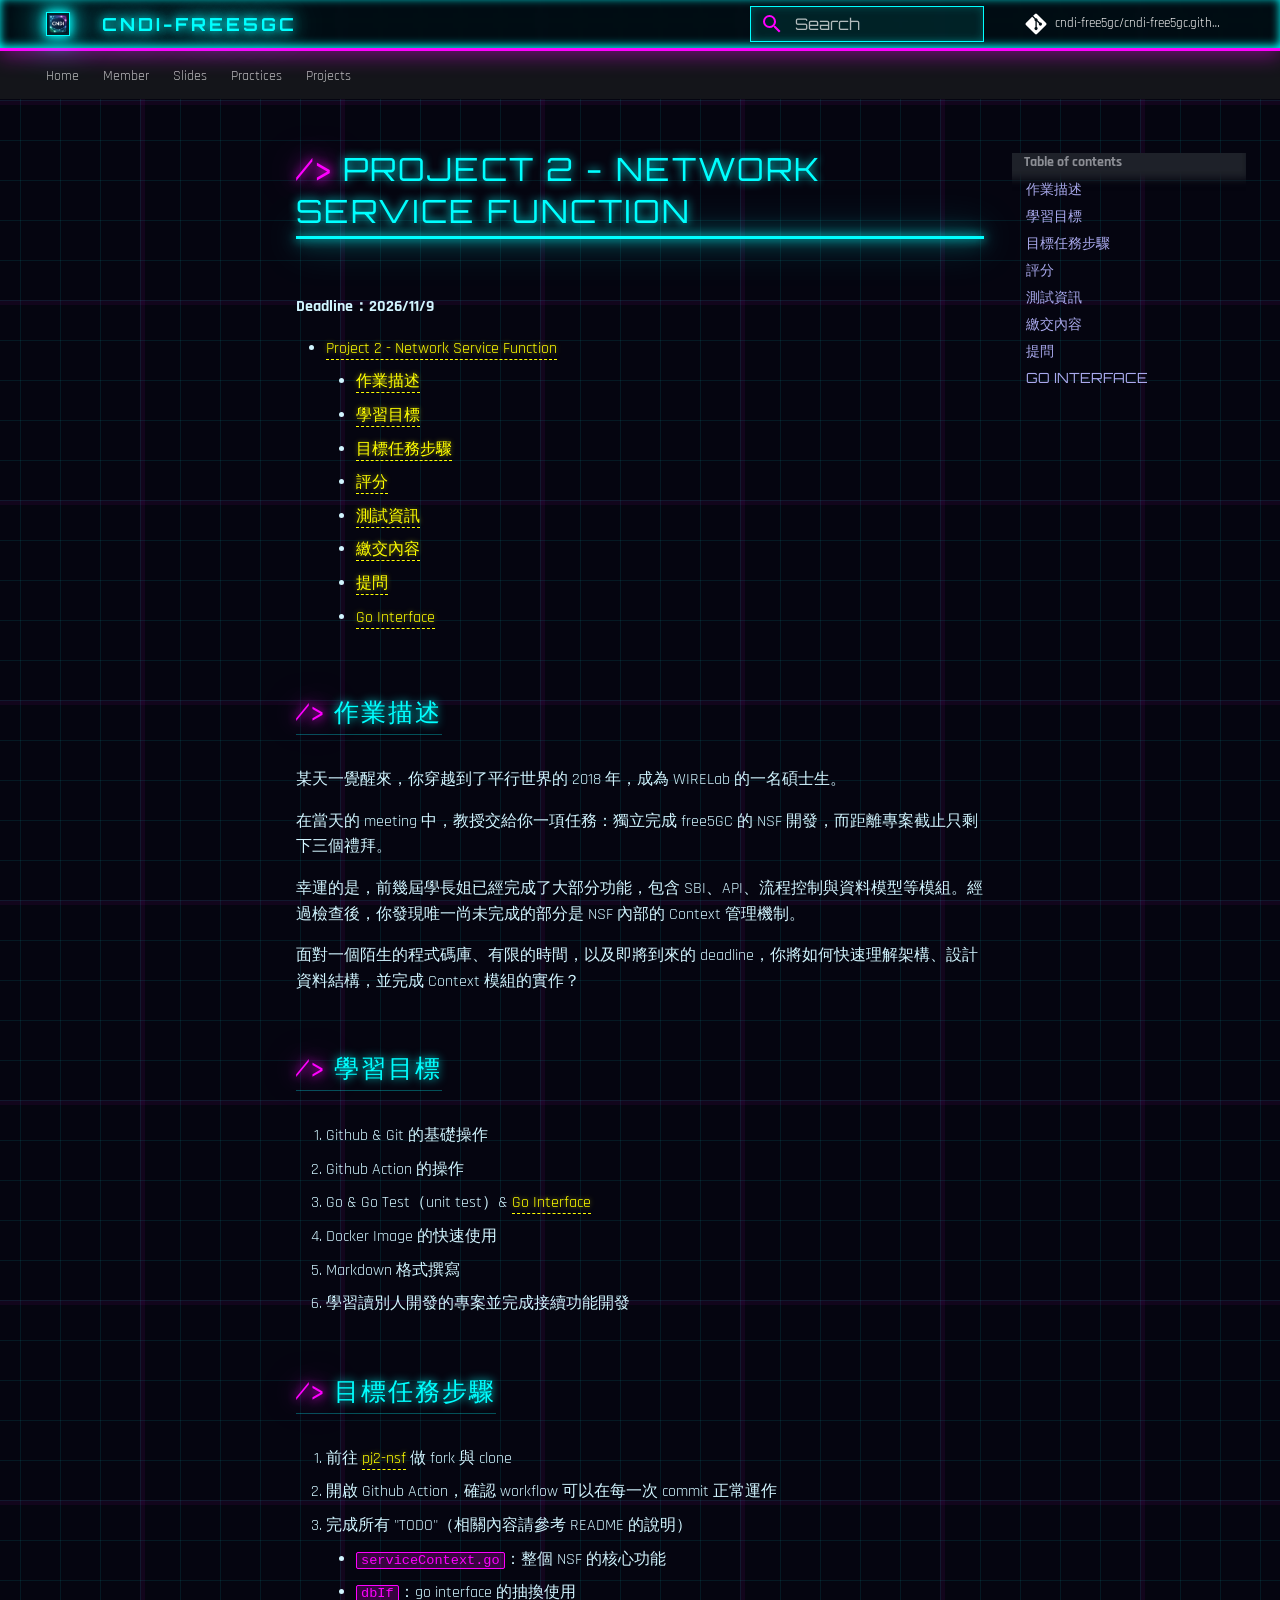
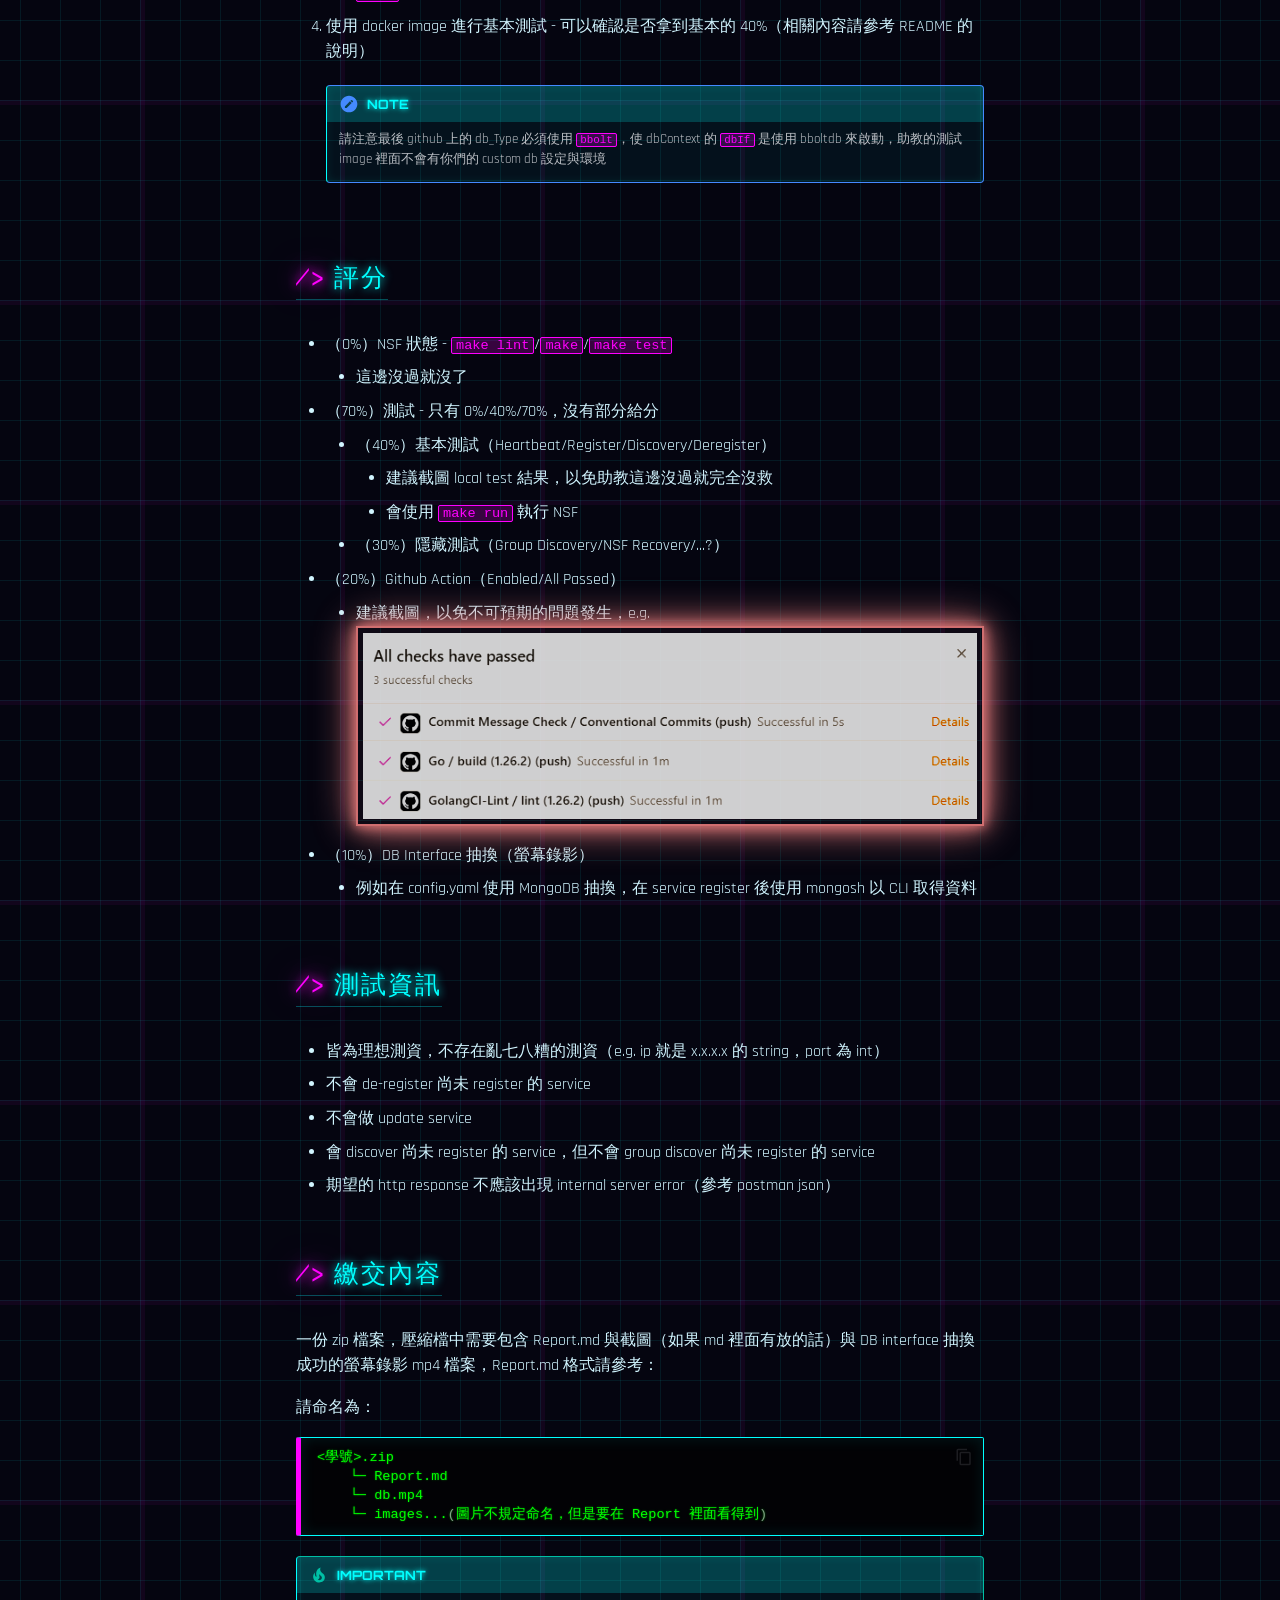
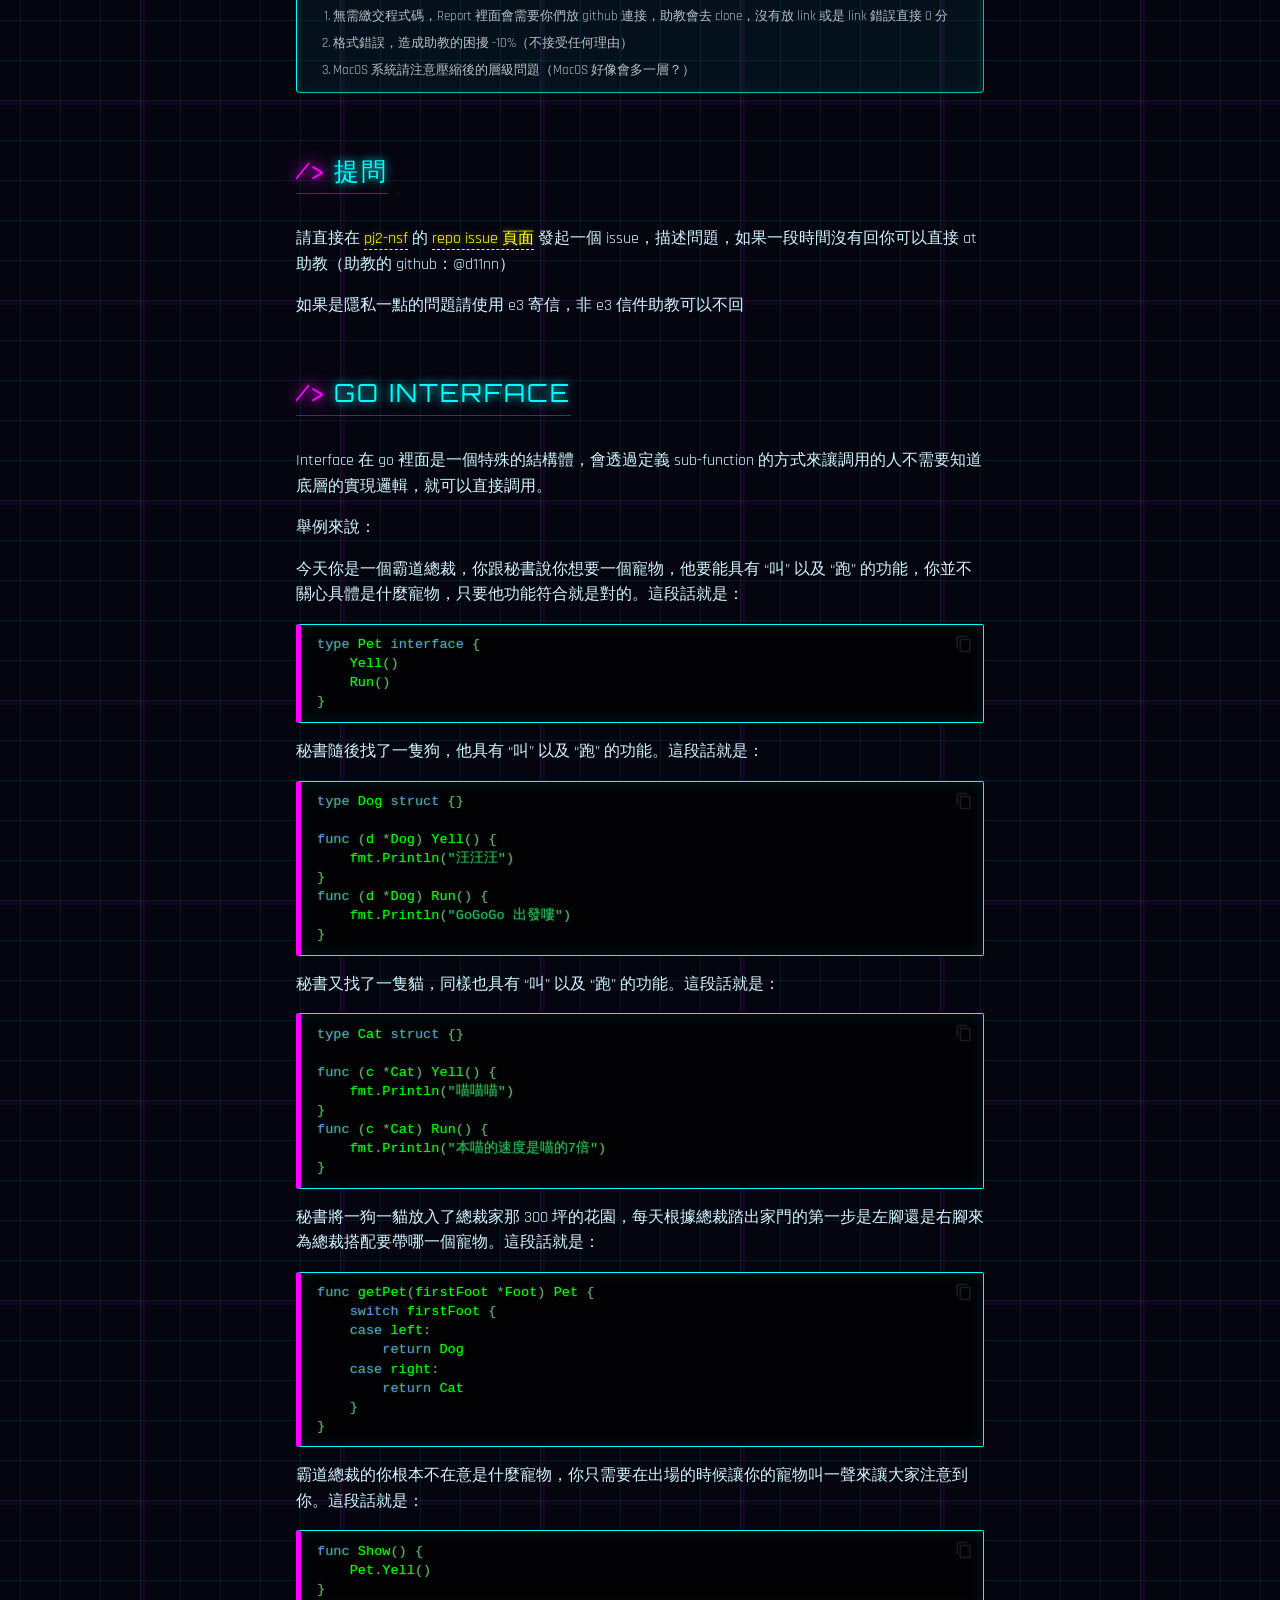
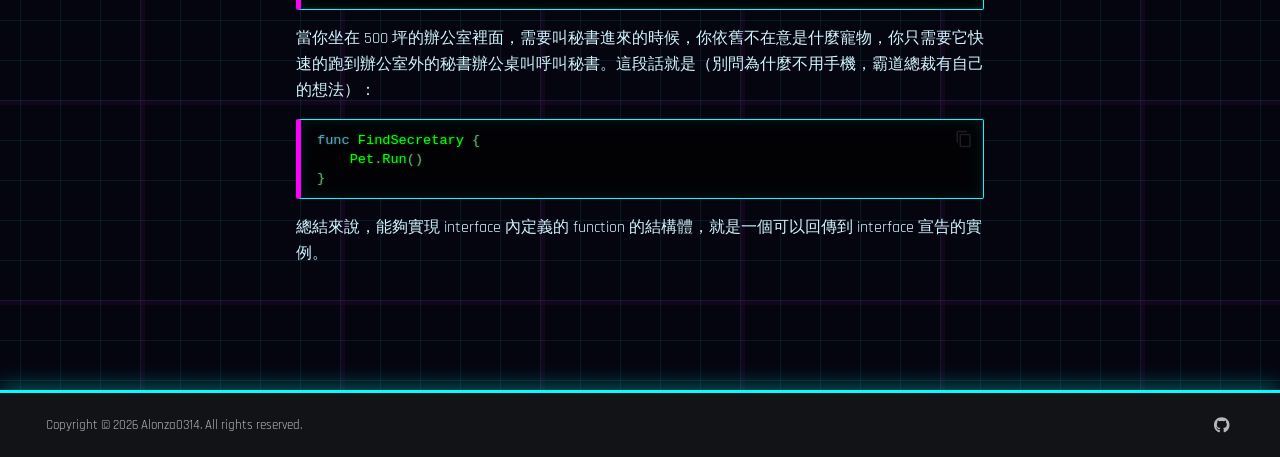
<file: doc-project/pj2/index.html>
<!doctype html>
<html lang="en" class="no-js">
  <head>
    
      <meta charset="utf-8">
      <meta name="viewport" content="width=device-width,initial-scale=1">
      
        <meta name="description" content="Open-Source Core Network Design and Implementation">
      
      
        <meta name="author" content="alonza0314">
      
      
        <link rel="canonical" href="https://cndi-free5gc.github.io/doc-project/pj2/">
      
      
      
      
      <link rel="icon" href="../../image/cndi.jpg">
      <meta name="generator" content="mkdocs-1.5.3, mkdocs-material-9.5.13">
    
    
      
        <title>Project 2 - Network Service Function - cndi-free5gc</title>
      
    
    
      <link rel="stylesheet" href="../../assets/stylesheets/main.7e359304.min.css">
      
        
        <link rel="stylesheet" href="../../assets/stylesheets/palette.06af60db.min.css">
      
      


    
    
      
    
    
      
        
        
        <link rel="preconnect" href="https://fonts.gstatic.com" crossorigin>
        <link rel="stylesheet" href="https://fonts.googleapis.com/css?family=Rajdhani:300,300i,400,400i,700,700i%7CCourier+New:400,400i,700,700i&display=fallback">
        <style>:root{--md-text-font:"Rajdhani";--md-code-font:"Courier New"}</style>
      
    
    
      <link rel="stylesheet" href="../../stylesheets/extra.css">
    
    <script>__md_scope=new URL("../..",location),__md_hash=e=>[...e].reduce((e,_)=>(e<<5)-e+_.charCodeAt(0),0),__md_get=(e,_=localStorage,t=__md_scope)=>JSON.parse(_.getItem(t.pathname+"."+e)),__md_set=(e,_,t=localStorage,a=__md_scope)=>{try{t.setItem(a.pathname+"."+e,JSON.stringify(_))}catch(e){}}</script>
    
      

    
    
    
  </head>
  
  
    
    
      
    
    
    
    
    <body dir="ltr" data-md-color-scheme="slate" data-md-color-primary="black" data-md-color-accent="cyan">
  
    
    <input class="md-toggle" data-md-toggle="drawer" type="checkbox" id="__drawer" autocomplete="off">
    <input class="md-toggle" data-md-toggle="search" type="checkbox" id="__search" autocomplete="off">
    <label class="md-overlay" for="__drawer"></label>
    <div data-md-component="skip">
      
        
        <a href="#project-2-network-service-function" class="md-skip">
          Skip to content
        </a>
      
    </div>
    <div data-md-component="announce">
      
    </div>
    
    
      

<header class="md-header" data-md-component="header">
  <nav class="md-header__inner md-grid" aria-label="Header">
    <a href="../.." title="cndi-free5gc" class="md-header__button md-logo" aria-label="cndi-free5gc" data-md-component="logo">
      
  <img src="../../image/cndi.jpg" alt="logo">

    </a>
    <label class="md-header__button md-icon" for="__drawer">
      
      <svg xmlns="http://www.w3.org/2000/svg" viewBox="0 0 24 24"><path d="M3 6h18v2H3V6m0 5h18v2H3v-2m0 5h18v2H3v-2Z"/></svg>
    </label>
    <div class="md-header__title" data-md-component="header-title">
      <div class="md-header__ellipsis">
        <div class="md-header__topic">
          <span class="md-ellipsis">
            cndi-free5gc
          </span>
        </div>
        <div class="md-header__topic" data-md-component="header-topic">
          <span class="md-ellipsis">
            
              Project 2 - Network Service Function
            
          </span>
        </div>
      </div>
    </div>
    
      
        <form class="md-header__option" data-md-component="palette">
  
    
    
    
    <input class="md-option" data-md-color-media="" data-md-color-scheme="slate" data-md-color-primary="black" data-md-color-accent="cyan"  aria-hidden="true"  type="radio" name="__palette" id="__palette_0">
    
  
</form>
      
    
    
      <script>var media,input,key,value,palette=__md_get("__palette");if(palette&&palette.color){"(prefers-color-scheme)"===palette.color.media&&(media=matchMedia("(prefers-color-scheme: light)"),input=document.querySelector(media.matches?"[data-md-color-media='(prefers-color-scheme: light)']":"[data-md-color-media='(prefers-color-scheme: dark)']"),palette.color.media=input.getAttribute("data-md-color-media"),palette.color.scheme=input.getAttribute("data-md-color-scheme"),palette.color.primary=input.getAttribute("data-md-color-primary"),palette.color.accent=input.getAttribute("data-md-color-accent"));for([key,value]of Object.entries(palette.color))document.body.setAttribute("data-md-color-"+key,value)}</script>
    
    
    
      <label class="md-header__button md-icon" for="__search">
        
        <svg xmlns="http://www.w3.org/2000/svg" viewBox="0 0 24 24"><path d="M9.5 3A6.5 6.5 0 0 1 16 9.5c0 1.61-.59 3.09-1.56 4.23l.27.27h.79l5 5-1.5 1.5-5-5v-.79l-.27-.27A6.516 6.516 0 0 1 9.5 16 6.5 6.5 0 0 1 3 9.5 6.5 6.5 0 0 1 9.5 3m0 2C7 5 5 7 5 9.5S7 14 9.5 14 14 12 14 9.5 12 5 9.5 5Z"/></svg>
      </label>
      <div class="md-search" data-md-component="search" role="dialog">
  <label class="md-search__overlay" for="__search"></label>
  <div class="md-search__inner" role="search">
    <form class="md-search__form" name="search">
      <input type="text" class="md-search__input" name="query" aria-label="Search" placeholder="Search" autocapitalize="off" autocorrect="off" autocomplete="off" spellcheck="false" data-md-component="search-query" required>
      <label class="md-search__icon md-icon" for="__search">
        
        <svg xmlns="http://www.w3.org/2000/svg" viewBox="0 0 24 24"><path d="M9.5 3A6.5 6.5 0 0 1 16 9.5c0 1.61-.59 3.09-1.56 4.23l.27.27h.79l5 5-1.5 1.5-5-5v-.79l-.27-.27A6.516 6.516 0 0 1 9.5 16 6.5 6.5 0 0 1 3 9.5 6.5 6.5 0 0 1 9.5 3m0 2C7 5 5 7 5 9.5S7 14 9.5 14 14 12 14 9.5 12 5 9.5 5Z"/></svg>
        
        <svg xmlns="http://www.w3.org/2000/svg" viewBox="0 0 24 24"><path d="M20 11v2H8l5.5 5.5-1.42 1.42L4.16 12l7.92-7.92L13.5 5.5 8 11h12Z"/></svg>
      </label>
      <nav class="md-search__options" aria-label="Search">
        
          <a href="javascript:void(0)" class="md-search__icon md-icon" title="Share" aria-label="Share" data-clipboard data-clipboard-text="" data-md-component="search-share" tabindex="-1">
            
            <svg xmlns="http://www.w3.org/2000/svg" viewBox="0 0 24 24"><path d="M18 16.08c-.76 0-1.44.3-1.96.77L8.91 12.7c.05-.23.09-.46.09-.7 0-.24-.04-.47-.09-.7l7.05-4.11c.54.5 1.25.81 2.04.81a3 3 0 0 0 3-3 3 3 0 0 0-3-3 3 3 0 0 0-3 3c0 .24.04.47.09.7L8.04 9.81C7.5 9.31 6.79 9 6 9a3 3 0 0 0-3 3 3 3 0 0 0 3 3c.79 0 1.5-.31 2.04-.81l7.12 4.15c-.05.21-.08.43-.08.66 0 1.61 1.31 2.91 2.92 2.91 1.61 0 2.92-1.3 2.92-2.91A2.92 2.92 0 0 0 18 16.08Z"/></svg>
          </a>
        
        <button type="reset" class="md-search__icon md-icon" title="Clear" aria-label="Clear" tabindex="-1">
          
          <svg xmlns="http://www.w3.org/2000/svg" viewBox="0 0 24 24"><path d="M19 6.41 17.59 5 12 10.59 6.41 5 5 6.41 10.59 12 5 17.59 6.41 19 12 13.41 17.59 19 19 17.59 13.41 12 19 6.41Z"/></svg>
        </button>
      </nav>
      
    </form>
    <div class="md-search__output">
      <div class="md-search__scrollwrap" data-md-scrollfix>
        <div class="md-search-result" data-md-component="search-result">
          <div class="md-search-result__meta">
            Initializing search
          </div>
          <ol class="md-search-result__list" role="presentation"></ol>
        </div>
      </div>
    </div>
  </div>
</div>
    
    
      <div class="md-header__source">
        <a href="https://github.com/cndi-free5gc/cndi-free5gc.github.io" title="Go to repository" class="md-source" data-md-component="source">
  <div class="md-source__icon md-icon">
    
    <svg xmlns="http://www.w3.org/2000/svg" viewBox="0 0 448 512"><!--! Font Awesome Free 6.5.1 by @fontawesome - https://fontawesome.com License - https://fontawesome.com/license/free (Icons: CC BY 4.0, Fonts: SIL OFL 1.1, Code: MIT License) Copyright 2023 Fonticons, Inc.--><path d="M439.55 236.05 244 40.45a28.87 28.87 0 0 0-40.81 0l-40.66 40.63 51.52 51.52c27.06-9.14 52.68 16.77 43.39 43.68l49.66 49.66c34.23-11.8 61.18 31 35.47 56.69-26.49 26.49-70.21-2.87-56-37.34L240.22 199v121.85c25.3 12.54 22.26 41.85 9.08 55a34.34 34.34 0 0 1-48.55 0c-17.57-17.6-11.07-46.91 11.25-56v-123c-20.8-8.51-24.6-30.74-18.64-45L142.57 101 8.45 235.14a28.86 28.86 0 0 0 0 40.81l195.61 195.6a28.86 28.86 0 0 0 40.8 0l194.69-194.69a28.86 28.86 0 0 0 0-40.81z"/></svg>
  </div>
  <div class="md-source__repository">
    cndi-free5gc/cndi-free5gc.github.io
  </div>
</a>
      </div>
    
  </nav>
  
</header>
    
    <div class="md-container" data-md-component="container">
      
      
        
          
            
<nav class="md-tabs" aria-label="Tabs" data-md-component="tabs">
  <div class="md-grid">
    <ul class="md-tabs__list">
      
        
  
  
  
    <li class="md-tabs__item">
      <a href="../.." class="md-tabs__link">
        
  
    
  
  Home

      </a>
    </li>
  

      
        
  
  
  
    <li class="md-tabs__item">
      <a href="../../doc-member/" class="md-tabs__link">
        
  
    
  
  Member

      </a>
    </li>
  

      
        
  
  
  
    <li class="md-tabs__item">
      <a href="../../doc-slide/" class="md-tabs__link">
        
  
    
  
  Slides

      </a>
    </li>
  

      
        
  
  
  
    <li class="md-tabs__item">
      <a href="../../doc-pratice/" class="md-tabs__link">
        
  
    
  
  Practices

      </a>
    </li>
  

      
        
  
  
  
    <li class="md-tabs__item">
      <a href="../" class="md-tabs__link">
        
  
    
  
  Projects

      </a>
    </li>
  

      
    </ul>
  </div>
</nav>
          
        
      
      <main class="md-main" data-md-component="main">
        <div class="md-main__inner md-grid">
          
            
              
              <div class="md-sidebar md-sidebar--primary" data-md-component="sidebar" data-md-type="navigation" >
                <div class="md-sidebar__scrollwrap">
                  <div class="md-sidebar__inner">
                    


  


<nav class="md-nav md-nav--primary md-nav--lifted" aria-label="Navigation" data-md-level="0">
  <label class="md-nav__title" for="__drawer">
    <a href="../.." title="cndi-free5gc" class="md-nav__button md-logo" aria-label="cndi-free5gc" data-md-component="logo">
      
  <img src="../../image/cndi.jpg" alt="logo">

    </a>
    cndi-free5gc
  </label>
  
    <div class="md-nav__source">
      <a href="https://github.com/cndi-free5gc/cndi-free5gc.github.io" title="Go to repository" class="md-source" data-md-component="source">
  <div class="md-source__icon md-icon">
    
    <svg xmlns="http://www.w3.org/2000/svg" viewBox="0 0 448 512"><!--! Font Awesome Free 6.5.1 by @fontawesome - https://fontawesome.com License - https://fontawesome.com/license/free (Icons: CC BY 4.0, Fonts: SIL OFL 1.1, Code: MIT License) Copyright 2023 Fonticons, Inc.--><path d="M439.55 236.05 244 40.45a28.87 28.87 0 0 0-40.81 0l-40.66 40.63 51.52 51.52c27.06-9.14 52.68 16.77 43.39 43.68l49.66 49.66c34.23-11.8 61.18 31 35.47 56.69-26.49 26.49-70.21-2.87-56-37.34L240.22 199v121.85c25.3 12.54 22.26 41.85 9.08 55a34.34 34.34 0 0 1-48.55 0c-17.57-17.6-11.07-46.91 11.25-56v-123c-20.8-8.51-24.6-30.74-18.64-45L142.57 101 8.45 235.14a28.86 28.86 0 0 0 0 40.81l195.61 195.6a28.86 28.86 0 0 0 40.8 0l194.69-194.69a28.86 28.86 0 0 0 0-40.81z"/></svg>
  </div>
  <div class="md-source__repository">
    cndi-free5gc/cndi-free5gc.github.io
  </div>
</a>
    </div>
  
  <ul class="md-nav__list" data-md-scrollfix>
    
      
      
  
  
  
  
    <li class="md-nav__item">
      <a href="../.." class="md-nav__link">
        
  
  <span class="md-ellipsis">
    Home
  </span>
  

      </a>
    </li>
  

    
      
      
  
  
  
  
    <li class="md-nav__item">
      <a href="../../doc-member/" class="md-nav__link">
        
  
  <span class="md-ellipsis">
    Member
  </span>
  

      </a>
    </li>
  

    
      
      
  
  
  
  
    <li class="md-nav__item">
      <a href="../../doc-slide/" class="md-nav__link">
        
  
  <span class="md-ellipsis">
    Slides
  </span>
  

      </a>
    </li>
  

    
      
      
  
  
  
  
    <li class="md-nav__item">
      <a href="../../doc-pratice/" class="md-nav__link">
        
  
  <span class="md-ellipsis">
    Practices
  </span>
  

      </a>
    </li>
  

    
      
      
  
  
  
  
    <li class="md-nav__item">
      <a href="../" class="md-nav__link">
        
  
  <span class="md-ellipsis">
    Projects
  </span>
  

      </a>
    </li>
  

    
  </ul>
</nav>
                  </div>
                </div>
              </div>
            
            
              
              <div class="md-sidebar md-sidebar--secondary" data-md-component="sidebar" data-md-type="toc" >
                <div class="md-sidebar__scrollwrap">
                  <div class="md-sidebar__inner">
                    

<nav class="md-nav md-nav--secondary" aria-label="Table of contents">
  
  
  
    
  
  
    <label class="md-nav__title" for="__toc">
      <span class="md-nav__icon md-icon"></span>
      Table of contents
    </label>
    <ul class="md-nav__list" data-md-component="toc" data-md-scrollfix>
      
        <li class="md-nav__item">
  <a href="#_1" class="md-nav__link">
    <span class="md-ellipsis">
      作業描述
    </span>
  </a>
  
</li>
      
        <li class="md-nav__item">
  <a href="#_2" class="md-nav__link">
    <span class="md-ellipsis">
      學習目標
    </span>
  </a>
  
</li>
      
        <li class="md-nav__item">
  <a href="#_3" class="md-nav__link">
    <span class="md-ellipsis">
      目標任務步驟
    </span>
  </a>
  
</li>
      
        <li class="md-nav__item">
  <a href="#_4" class="md-nav__link">
    <span class="md-ellipsis">
      評分
    </span>
  </a>
  
</li>
      
        <li class="md-nav__item">
  <a href="#_5" class="md-nav__link">
    <span class="md-ellipsis">
      測試資訊
    </span>
  </a>
  
</li>
      
        <li class="md-nav__item">
  <a href="#_6" class="md-nav__link">
    <span class="md-ellipsis">
      繳交內容
    </span>
  </a>
  
</li>
      
        <li class="md-nav__item">
  <a href="#_7" class="md-nav__link">
    <span class="md-ellipsis">
      提問
    </span>
  </a>
  
</li>
      
        <li class="md-nav__item">
  <a href="#go-interface" class="md-nav__link">
    <span class="md-ellipsis">
      Go Interface
    </span>
  </a>
  
</li>
      
    </ul>
  
</nav>
                  </div>
                </div>
              </div>
            
          
          
            <div class="md-content" data-md-component="content">
              <article class="md-content__inner md-typeset">
                
                  

  
  


<h1 id="project-2-network-service-function">Project 2 - Network Service Function</h1>
<p><strong>Deadline：2026/11/9</strong></p>
<div class="toc">
<ul>
<li><a href="#project-2-network-service-function">Project 2 - Network Service Function</a><ul>
<li><a href="#_1">作業描述</a></li>
<li><a href="#_2">學習目標</a></li>
<li><a href="#_3">目標任務步驟</a></li>
<li><a href="#_4">評分</a></li>
<li><a href="#_5">測試資訊</a></li>
<li><a href="#_6">繳交內容</a></li>
<li><a href="#_7">提問</a></li>
<li><a href="#go-interface">Go Interface</a></li>
</ul>
</li>
</ul>
</div>
<h2 id="_1">作業描述</h2>
<p>某天一覺醒來，你穿越到了平行世界的 2018 年，成為 WIRELab 的一名碩士生。</p>
<p>在當天的 meeting 中，教授交給你一項任務：獨立完成 free5GC 的 NSF 開發，而距離專案截止只剩下三個禮拜。</p>
<p>幸運的是，前幾屆學長姐已經完成了大部分功能，包含 SBI、API、流程控制與資料模型等模組。經過檢查後，你發現唯一尚未完成的部分是 NSF 內部的 Context 管理機制。</p>
<p>面對一個陌生的程式碼庫、有限的時間，以及即將到來的 deadline，你將如何快速理解架構、設計資料結構，並完成 Context 模組的實作？</p>
<h2 id="_2">學習目標</h2>
<ol>
<li>Github &amp; Git 的基礎操作</li>
<li>Github Action 的操作</li>
<li>Go &amp; Go Test（unit test）&amp; <a href="https://hackmd.io/CnE_WGHXT-ip8-dv8mFgVg?both#Go-Interface">Go Interface</a></li>
<li>Docker Image 的快速使用</li>
<li>Markdown 格式撰寫</li>
<li>學習讀別人開發的專案並完成接續功能開發</li>
</ol>
<h2 id="_3">目標任務步驟</h2>
<ol>
<li>前往 <a href="https://github.com/cndi-free5gc/pj2-nsf">pj2-nsf</a> 做 fork 與 clone</li>
<li>開啟 Github Action，確認 workflow 可以在每一次 commit 正常運作</li>
<li>完成所有 "TODO"（相關內容請參考 README 的說明）<ul>
<li><code>serviceContext.go</code>：整個 NSF 的核心功能</li>
<li><code>dbIf</code>：go interface 的抽換使用</li>
</ul>
</li>
<li>
<p>使用 docker image 進行基本測試 - 可以確認是否拿到基本的 40%（相關內容請參考 README 的說明）</p>
<div class="admonition note">
<p class="admonition-title">Note</p>
<p>請注意最後 github 上的 db_Type 必須使用 <code>bbolt</code>，使 dbContext 的 <code>dbIf</code> 是使用 bboltdb 來啟動，助教的測試 image 裡面不會有你們的 custom db 設定與環境</p>
</div>
</li>
</ol>
<h2 id="_4">評分</h2>
<ul>
<li>（0%）NSF 狀態 - <code>make lint</code>/<code>make</code>/<code>make test</code><ul>
<li>這邊沒過就沒了</li>
</ul>
</li>
<li>（70%）測試 - 只有 0%/40%/70%，沒有部分給分<ul>
<li>（40%）基本測試（Heartbeat/Register/Discovery/Deregister）<ul>
<li>建議截圖 local test 結果，以免助教這邊沒過就完全沒救</li>
<li>會使用 <code>make run</code> 執行 NSF</li>
</ul>
</li>
<li>（30%）隱藏測試（Group Discovery/NSF Recovery/...?）</li>
</ul>
</li>
<li>（20%）Github Action（Enabled/All Passed）<ul>
<li>建議截圖，以免不可預期的問題發生，e.g. <img alt="image" src="../images/ci.png" /></li>
</ul>
</li>
<li>（10%）DB Interface 抽換（螢幕錄影）<ul>
<li>例如在 config.yaml 使用 MongoDB 抽換，在 service register 後使用 mongosh 以 CLI 取得資料</li>
</ul>
</li>
</ul>
<h2 id="_5">測試資訊</h2>
<ul>
<li>皆為理想測資，不存在亂七八糟的測資（e.g. ip 就是 x.x.x.x 的 string，port 為 int）</li>
<li>不會 de-register 尚未 register 的 service</li>
<li>不會做 update service</li>
<li>會 discover 尚未 register 的 service，但不會 group discover 尚未 register 的 service</li>
<li>期望的 http response 不應該出現 internal server error（參考 postman json）</li>
</ul>
<h2 id="_6">繳交內容</h2>
<p>一份 zip 檔案，壓縮檔中需要包含 Report.md 與截圖（如果 md 裡面有放的話）與 DB interface 抽換成功的螢幕錄影 mp4 檔案，Report.md 格式請參考：</p>
<p>請命名為：</p>
<div class="language-bash highlight"><pre><span></span><code><span id="__span-0-1"><a id="__codelineno-0-1" name="__codelineno-0-1" href="#__codelineno-0-1"></a>&lt;學號&gt;.zip
</span><span id="__span-0-2"><a id="__codelineno-0-2" name="__codelineno-0-2" href="#__codelineno-0-2"></a><span class="w">    </span>└─<span class="w"> </span>Report.md
</span><span id="__span-0-3"><a id="__codelineno-0-3" name="__codelineno-0-3" href="#__codelineno-0-3"></a><span class="w">    </span>└─<span class="w"> </span>db.mp4
</span><span id="__span-0-4"><a id="__codelineno-0-4" name="__codelineno-0-4" href="#__codelineno-0-4"></a><span class="w">    </span>└─<span class="w"> </span>images...<span class="o">(</span>圖片不規定命名，但是要在<span class="w"> </span>Report<span class="w"> </span>裡面看得到<span class="o">)</span>
</span></code></pre></div>
<div class="admonition tip">
<p class="admonition-title">Important</p>
<ol>
<li>無需繳交程式碼，Report 裡面會需要你們放 github 連接，助教會去 clone，沒有放 link 或是 link 錯誤直接 0 分</li>
<li>格式錯誤，造成助教的困擾 -10%（不接受任何理由）</li>
<li>MacOS 系統請注意壓縮後的層級問題（MacOS 好像會多一層？）</li>
</ol>
</div>
<h2 id="_7">提問</h2>
<p>請直接在 <a href="https://github.com/cndi-free5gc/pj2-nsf">pj2-nsf</a> 的 <a href="https://github.com/cndi-free5gc/pj2-nsf/issues">repo issue 頁面</a> 發起一個 issue，描述問題，如果一段時間沒有回你可以直接 at 助教（助教的 github：@d11nn）</p>
<p>如果是隱私一點的問題請使用 e3 寄信，非 e3 信件助教可以不回</p>
<h2 id="go-interface">Go Interface</h2>
<p>Interface 在 go 裡面是一個特殊的結構體，會透過定義 sub-function 的方式來讓調用的人不需要知道底層的實現邏輯，就可以直接調用。</p>
<p>舉例來說：</p>
<p>今天你是一個霸道總裁，你跟秘書說你想要一個寵物，他要能具有 “叫” 以及 “跑” 的功能，你並不關心具體是什麼寵物，只要他功能符合就是對的。這段話就是：</p>
<div class="language-go highlight"><pre><span></span><code><span id="__span-1-1"><a id="__codelineno-1-1" name="__codelineno-1-1" href="#__codelineno-1-1"></a><span class="kd">type</span><span class="w"> </span><span class="nx">Pet</span><span class="w"> </span><span class="kd">interface</span><span class="w"> </span><span class="p">{</span>
</span><span id="__span-1-2"><a id="__codelineno-1-2" name="__codelineno-1-2" href="#__codelineno-1-2"></a><span class="w">    </span><span class="nx">Yell</span><span class="p">()</span>
</span><span id="__span-1-3"><a id="__codelineno-1-3" name="__codelineno-1-3" href="#__codelineno-1-3"></a><span class="w">    </span><span class="nx">Run</span><span class="p">()</span>
</span><span id="__span-1-4"><a id="__codelineno-1-4" name="__codelineno-1-4" href="#__codelineno-1-4"></a><span class="p">}</span>
</span></code></pre></div>
<p>秘書隨後找了一隻狗，他具有 “叫” 以及 “跑” 的功能。這段話就是：</p>
<div class="language-go highlight"><pre><span></span><code><span id="__span-2-1"><a id="__codelineno-2-1" name="__codelineno-2-1" href="#__codelineno-2-1"></a><span class="kd">type</span><span class="w"> </span><span class="nx">Dog</span><span class="w"> </span><span class="kd">struct</span><span class="w"> </span><span class="p">{}</span>
</span><span id="__span-2-2"><a id="__codelineno-2-2" name="__codelineno-2-2" href="#__codelineno-2-2"></a>
</span><span id="__span-2-3"><a id="__codelineno-2-3" name="__codelineno-2-3" href="#__codelineno-2-3"></a><span class="kd">func</span><span class="w"> </span><span class="p">(</span><span class="nx">d</span><span class="w"> </span><span class="o">*</span><span class="nx">Dog</span><span class="p">)</span><span class="w"> </span><span class="nx">Yell</span><span class="p">()</span><span class="w"> </span><span class="p">{</span>
</span><span id="__span-2-4"><a id="__codelineno-2-4" name="__codelineno-2-4" href="#__codelineno-2-4"></a><span class="w">    </span><span class="nx">fmt</span><span class="p">.</span><span class="nx">Println</span><span class="p">(</span><span class="s">"汪汪汪"</span><span class="p">)</span>
</span><span id="__span-2-5"><a id="__codelineno-2-5" name="__codelineno-2-5" href="#__codelineno-2-5"></a><span class="p">}</span>
</span><span id="__span-2-6"><a id="__codelineno-2-6" name="__codelineno-2-6" href="#__codelineno-2-6"></a><span class="kd">func</span><span class="w"> </span><span class="p">(</span><span class="nx">d</span><span class="w"> </span><span class="o">*</span><span class="nx">Dog</span><span class="p">)</span><span class="w"> </span><span class="nx">Run</span><span class="p">()</span><span class="w"> </span><span class="p">{</span>
</span><span id="__span-2-7"><a id="__codelineno-2-7" name="__codelineno-2-7" href="#__codelineno-2-7"></a><span class="w">    </span><span class="nx">fmt</span><span class="p">.</span><span class="nx">Println</span><span class="p">(</span><span class="s">"GoGoGo 出發嘍"</span><span class="p">)</span>
</span><span id="__span-2-8"><a id="__codelineno-2-8" name="__codelineno-2-8" href="#__codelineno-2-8"></a><span class="p">}</span>
</span></code></pre></div>
<p>秘書又找了一隻貓，同樣也具有 “叫” 以及 “跑” 的功能。這段話就是：</p>
<div class="language-go highlight"><pre><span></span><code><span id="__span-3-1"><a id="__codelineno-3-1" name="__codelineno-3-1" href="#__codelineno-3-1"></a><span class="kd">type</span><span class="w"> </span><span class="nx">Cat</span><span class="w"> </span><span class="kd">struct</span><span class="w"> </span><span class="p">{}</span>
</span><span id="__span-3-2"><a id="__codelineno-3-2" name="__codelineno-3-2" href="#__codelineno-3-2"></a>
</span><span id="__span-3-3"><a id="__codelineno-3-3" name="__codelineno-3-3" href="#__codelineno-3-3"></a><span class="kd">func</span><span class="w"> </span><span class="p">(</span><span class="nx">c</span><span class="w"> </span><span class="o">*</span><span class="nx">Cat</span><span class="p">)</span><span class="w"> </span><span class="nx">Yell</span><span class="p">()</span><span class="w"> </span><span class="p">{</span>
</span><span id="__span-3-4"><a id="__codelineno-3-4" name="__codelineno-3-4" href="#__codelineno-3-4"></a><span class="w">    </span><span class="nx">fmt</span><span class="p">.</span><span class="nx">Println</span><span class="p">(</span><span class="s">"喵喵喵"</span><span class="p">)</span>
</span><span id="__span-3-5"><a id="__codelineno-3-5" name="__codelineno-3-5" href="#__codelineno-3-5"></a><span class="p">}</span>
</span><span id="__span-3-6"><a id="__codelineno-3-6" name="__codelineno-3-6" href="#__codelineno-3-6"></a><span class="kd">func</span><span class="w"> </span><span class="p">(</span><span class="nx">c</span><span class="w"> </span><span class="o">*</span><span class="nx">Cat</span><span class="p">)</span><span class="w"> </span><span class="nx">Run</span><span class="p">()</span><span class="w"> </span><span class="p">{</span>
</span><span id="__span-3-7"><a id="__codelineno-3-7" name="__codelineno-3-7" href="#__codelineno-3-7"></a><span class="w">    </span><span class="nx">fmt</span><span class="p">.</span><span class="nx">Println</span><span class="p">(</span><span class="s">"本喵的速度是喵的7倍"</span><span class="p">)</span>
</span><span id="__span-3-8"><a id="__codelineno-3-8" name="__codelineno-3-8" href="#__codelineno-3-8"></a><span class="p">}</span>
</span></code></pre></div>
<p>秘書將一狗一貓放入了總裁家那 300 坪的花園，每天根據總裁踏出家門的第一步是左腳還是右腳來為總裁搭配要帶哪一個寵物。這段話就是：</p>
<div class="language-go highlight"><pre><span></span><code><span id="__span-4-1"><a id="__codelineno-4-1" name="__codelineno-4-1" href="#__codelineno-4-1"></a><span class="kd">func</span><span class="w"> </span><span class="nx">getPet</span><span class="p">(</span><span class="nx">firstFoot</span><span class="w"> </span><span class="o">*</span><span class="nx">Foot</span><span class="p">)</span><span class="w"> </span><span class="nx">Pet</span><span class="w"> </span><span class="p">{</span>
</span><span id="__span-4-2"><a id="__codelineno-4-2" name="__codelineno-4-2" href="#__codelineno-4-2"></a><span class="w">    </span><span class="k">switch</span><span class="w"> </span><span class="nx">firstFoot</span><span class="w"> </span><span class="p">{</span>
</span><span id="__span-4-3"><a id="__codelineno-4-3" name="__codelineno-4-3" href="#__codelineno-4-3"></a><span class="w">    </span><span class="k">case</span><span class="w"> </span><span class="nx">left</span><span class="p">:</span>
</span><span id="__span-4-4"><a id="__codelineno-4-4" name="__codelineno-4-4" href="#__codelineno-4-4"></a><span class="w">        </span><span class="k">return</span><span class="w"> </span><span class="nx">Dog</span>
</span><span id="__span-4-5"><a id="__codelineno-4-5" name="__codelineno-4-5" href="#__codelineno-4-5"></a><span class="w">    </span><span class="k">case</span><span class="w"> </span><span class="nx">right</span><span class="p">:</span>
</span><span id="__span-4-6"><a id="__codelineno-4-6" name="__codelineno-4-6" href="#__codelineno-4-6"></a><span class="w">        </span><span class="k">return</span><span class="w"> </span><span class="nx">Cat</span>
</span><span id="__span-4-7"><a id="__codelineno-4-7" name="__codelineno-4-7" href="#__codelineno-4-7"></a><span class="w">    </span><span class="p">}</span>
</span><span id="__span-4-8"><a id="__codelineno-4-8" name="__codelineno-4-8" href="#__codelineno-4-8"></a><span class="p">}</span>
</span></code></pre></div>
<p>霸道總裁的你根本不在意是什麼寵物，你只需要在出場的時候讓你的寵物叫一聲來讓大家注意到你。這段話就是：</p>
<div class="language-go highlight"><pre><span></span><code><span id="__span-5-1"><a id="__codelineno-5-1" name="__codelineno-5-1" href="#__codelineno-5-1"></a><span class="kd">func</span><span class="w"> </span><span class="nx">Show</span><span class="p">()</span><span class="w"> </span><span class="p">{</span>
</span><span id="__span-5-2"><a id="__codelineno-5-2" name="__codelineno-5-2" href="#__codelineno-5-2"></a><span class="w">    </span><span class="nx">Pet</span><span class="p">.</span><span class="nx">Yell</span><span class="p">()</span>
</span><span id="__span-5-3"><a id="__codelineno-5-3" name="__codelineno-5-3" href="#__codelineno-5-3"></a><span class="p">}</span>
</span></code></pre></div>
<p>當你坐在 500 坪的辦公室裡面，需要叫秘書進來的時候，你依舊不在意是什麼寵物，你只需要它快速的跑到辦公室外的秘書辦公桌叫呼叫秘書。這段話就是（別問為什麼不用手機，霸道總裁有自己的想法）：</p>
<div class="language-go highlight"><pre><span></span><code><span id="__span-6-1"><a id="__codelineno-6-1" name="__codelineno-6-1" href="#__codelineno-6-1"></a><span class="kd">func</span><span class="w"> </span><span class="nx">FindSecretary</span><span class="w"> </span><span class="p">{</span>
</span><span id="__span-6-2"><a id="__codelineno-6-2" name="__codelineno-6-2" href="#__codelineno-6-2"></a><span class="w">    </span><span class="nx">Pet</span><span class="p">.</span><span class="nx">Run</span><span class="p">()</span>
</span><span id="__span-6-3"><a id="__codelineno-6-3" name="__codelineno-6-3" href="#__codelineno-6-3"></a><span class="p">}</span>
</span></code></pre></div>
<p>總結來說，能夠實現 interface 內定義的 function 的結構體，就是一個可以回傳到 interface 宣告的實例。</p>












                
              </article>
            </div>
          
          
  <script>var tabs=__md_get("__tabs");if(Array.isArray(tabs))e:for(var set of document.querySelectorAll(".tabbed-set")){var tab,labels=set.querySelector(".tabbed-labels");for(tab of tabs)for(var label of labels.getElementsByTagName("label"))if(label.innerText.trim()===tab){var input=document.getElementById(label.htmlFor);input.checked=!0;continue e}}</script>

<script>var target=document.getElementById(location.hash.slice(1));target&&target.name&&(target.checked=target.name.startsWith("__tabbed_"))</script>
        </div>
        
          <button type="button" class="md-top md-icon" data-md-component="top" hidden>
  
  <svg xmlns="http://www.w3.org/2000/svg" viewBox="0 0 24 24"><path d="M13 20h-2V8l-5.5 5.5-1.42-1.42L12 4.16l7.92 7.92-1.42 1.42L13 8v12Z"/></svg>
  Back to top
</button>
        
      </main>
      
        <footer class="md-footer">
  
  <div class="md-footer-meta md-typeset">
    <div class="md-footer-meta__inner md-grid">
      <div class="md-copyright">
  
    <div class="md-copyright__highlight">
      Copyright &copy; 2026 Alonza0314. All rights reserved.
    </div>
  
  
</div>
      
        <div class="md-social">
  
    
    
    
    
      
      
    
    <a href="https://github.com/cndi-free5gc" target="_blank" rel="noopener" title="github.com" class="md-social__link">
      <svg xmlns="http://www.w3.org/2000/svg" viewBox="0 0 496 512"><!--! Font Awesome Free 6.5.1 by @fontawesome - https://fontawesome.com License - https://fontawesome.com/license/free (Icons: CC BY 4.0, Fonts: SIL OFL 1.1, Code: MIT License) Copyright 2023 Fonticons, Inc.--><path d="M165.9 397.4c0 2-2.3 3.6-5.2 3.6-3.3.3-5.6-1.3-5.6-3.6 0-2 2.3-3.6 5.2-3.6 3-.3 5.6 1.3 5.6 3.6zm-31.1-4.5c-.7 2 1.3 4.3 4.3 4.9 2.6 1 5.6 0 6.2-2s-1.3-4.3-4.3-5.2c-2.6-.7-5.5.3-6.2 2.3zm44.2-1.7c-2.9.7-4.9 2.6-4.6 4.9.3 2 2.9 3.3 5.9 2.6 2.9-.7 4.9-2.6 4.6-4.6-.3-1.9-3-3.2-5.9-2.9zM244.8 8C106.1 8 0 113.3 0 252c0 110.9 69.8 205.8 169.5 239.2 12.8 2.3 17.3-5.6 17.3-12.1 0-6.2-.3-40.4-.3-61.4 0 0-70 15-84.7-29.8 0 0-11.4-29.1-27.8-36.6 0 0-22.9-15.7 1.6-15.4 0 0 24.9 2 38.6 25.8 21.9 38.6 58.6 27.5 72.9 20.9 2.3-16 8.8-27.1 16-33.7-55.9-6.2-112.3-14.3-112.3-110.5 0-27.5 7.6-41.3 23.6-58.9-2.6-6.5-11.1-33.3 2.6-67.9 20.9-6.5 69 27 69 27 20-5.6 41.5-8.5 62.8-8.5s42.8 2.9 62.8 8.5c0 0 48.1-33.6 69-27 13.7 34.7 5.2 61.4 2.6 67.9 16 17.7 25.8 31.5 25.8 58.9 0 96.5-58.9 104.2-114.8 110.5 9.2 7.9 17 22.9 17 46.4 0 33.7-.3 75.4-.3 83.6 0 6.5 4.6 14.4 17.3 12.1C428.2 457.8 496 362.9 496 252 496 113.3 383.5 8 244.8 8zM97.2 352.9c-1.3 1-1 3.3.7 5.2 1.6 1.6 3.9 2.3 5.2 1 1.3-1 1-3.3-.7-5.2-1.6-1.6-3.9-2.3-5.2-1zm-10.8-8.1c-.7 1.3.3 2.9 2.3 3.9 1.6 1 3.6.7 4.3-.7.7-1.3-.3-2.9-2.3-3.9-2-.6-3.6-.3-4.3.7zm32.4 35.6c-1.6 1.3-1 4.3 1.3 6.2 2.3 2.3 5.2 2.6 6.5 1 1.3-1.3.7-4.3-1.3-6.2-2.2-2.3-5.2-2.6-6.5-1zm-11.4-14.7c-1.6 1-1.6 3.6 0 5.9 1.6 2.3 4.3 3.3 5.6 2.3 1.6-1.3 1.6-3.9 0-6.2-1.4-2.3-4-3.3-5.6-2z"/></svg>
    </a>
  
</div>
      
    </div>
  </div>
</footer>
      
    </div>
    <div class="md-dialog" data-md-component="dialog">
      <div class="md-dialog__inner md-typeset"></div>
    </div>
    
    
    <script id="__config" type="application/json">{"base": "../..", "features": ["navigation.tabs", "navigation.sections", "navigation.top", "search.highlight", "search.share", "header.autohide", "content.code.copy", "content.code.select", "content.tabs.link"], "search": "../../assets/javascripts/workers/search.b8dbb3d2.min.js", "translations": {"clipboard.copied": "Copied to clipboard", "clipboard.copy": "Copy to clipboard", "search.result.more.one": "1 more on this page", "search.result.more.other": "# more on this page", "search.result.none": "No matching documents", "search.result.one": "1 matching document", "search.result.other": "# matching documents", "search.result.placeholder": "Type to start searching", "search.result.term.missing": "Missing", "select.version": "Select version"}}</script>
    
    
      <script src="../../assets/javascripts/bundle.c8d2eff1.min.js"></script>
      
        <script src="../../javascripts/extra.js"></script>
      
    
  </body>
</html>
</file>
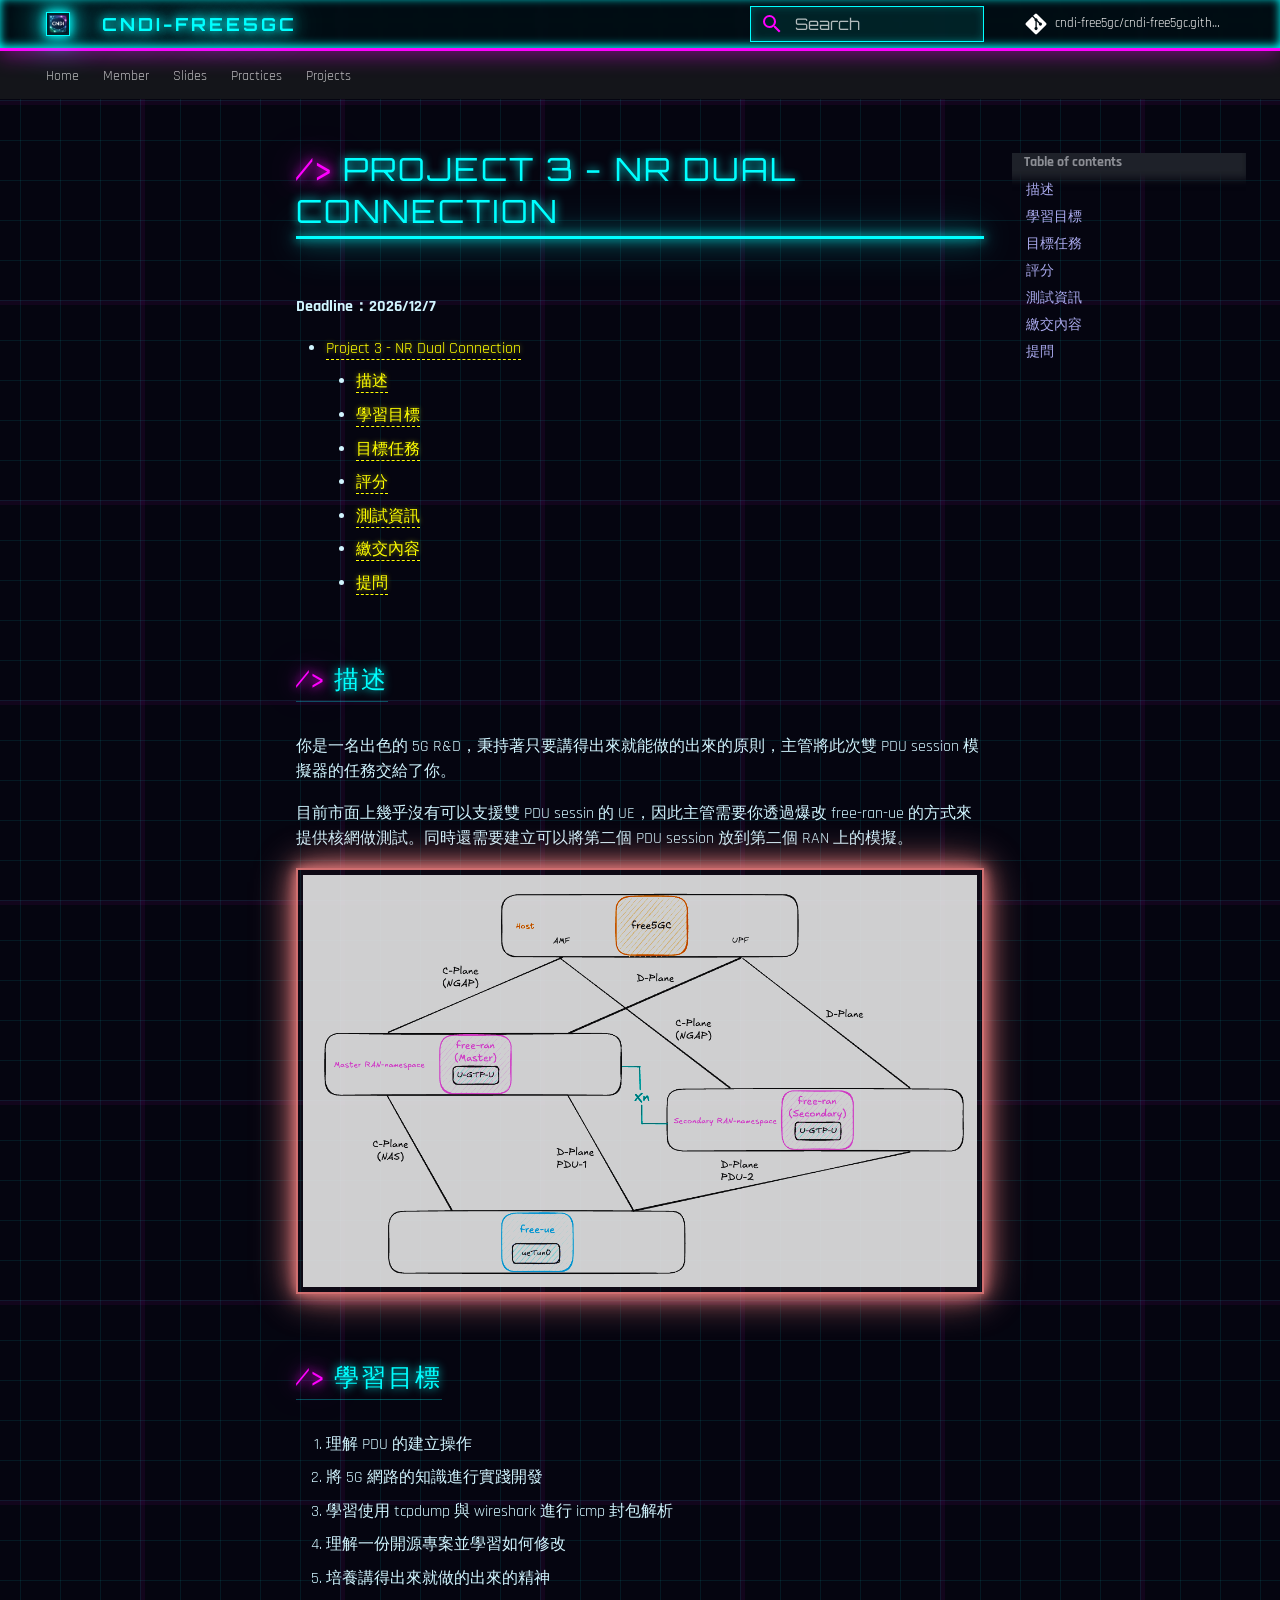
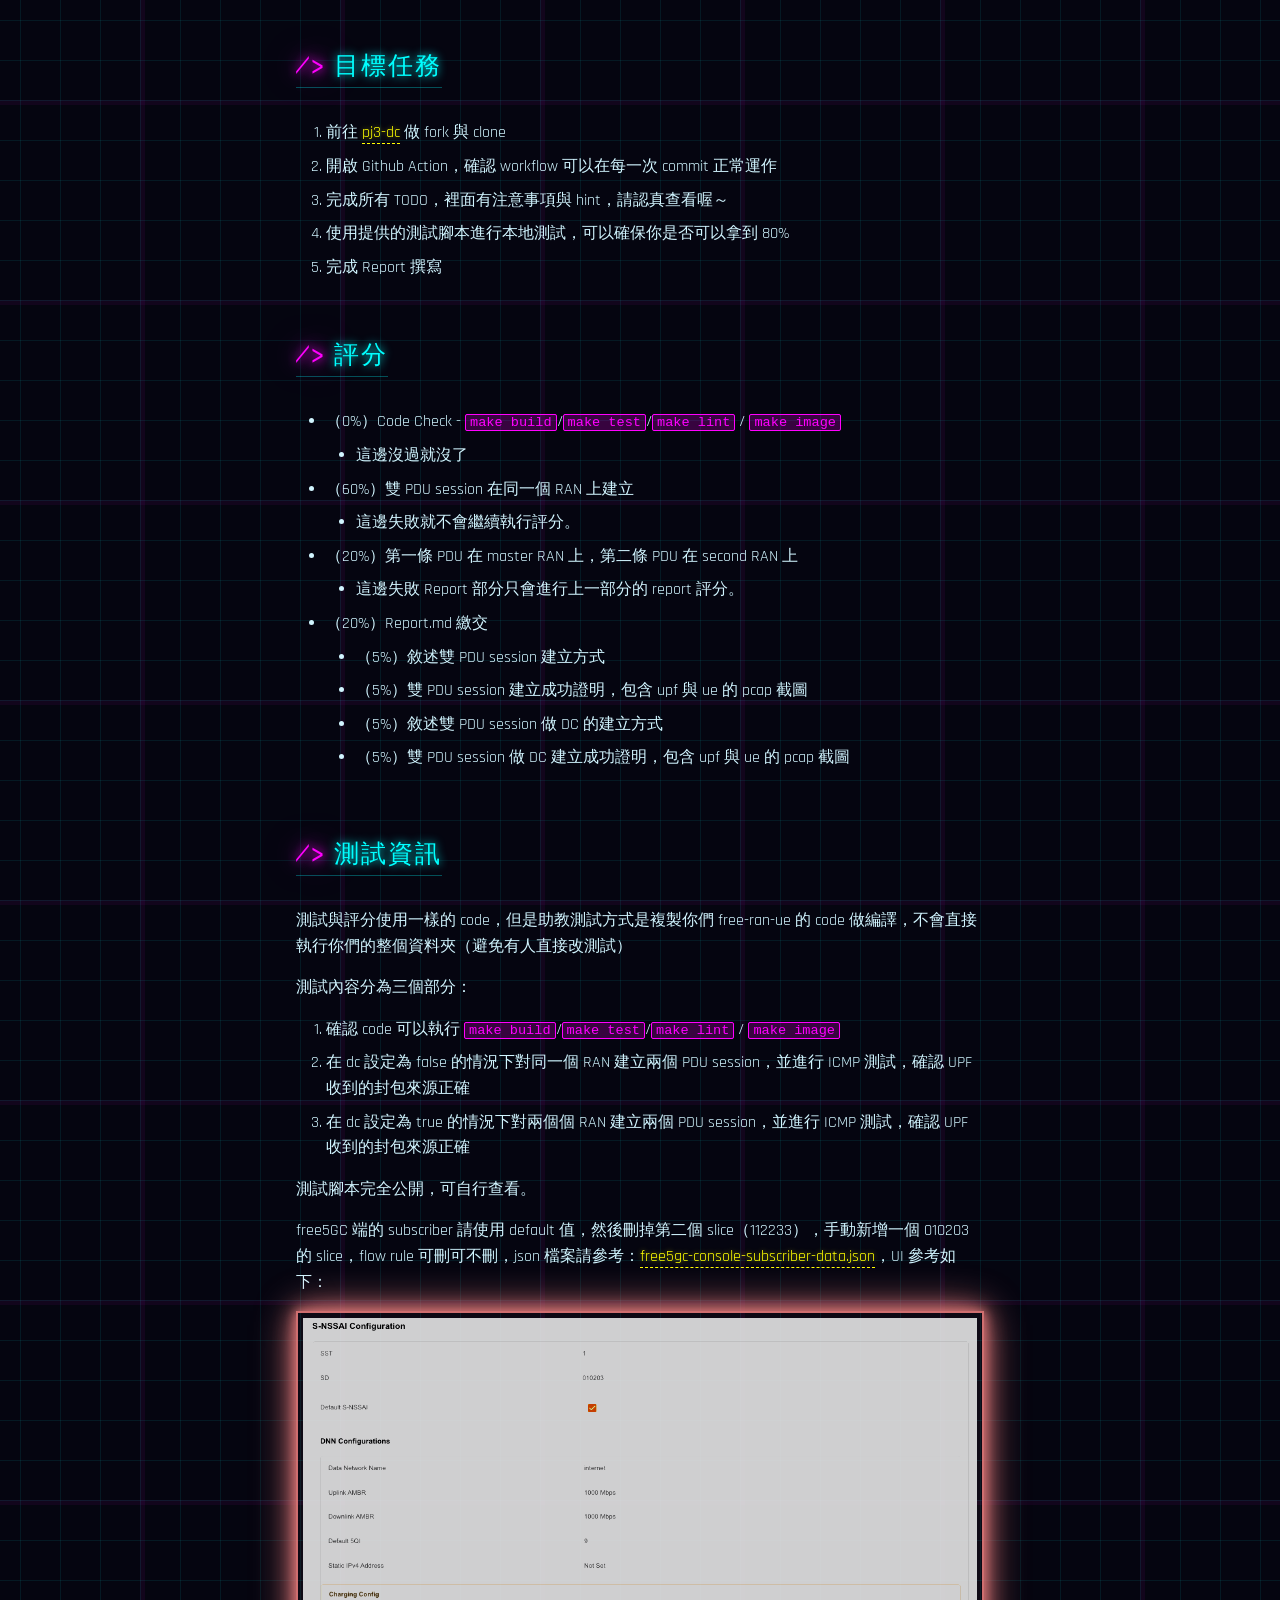
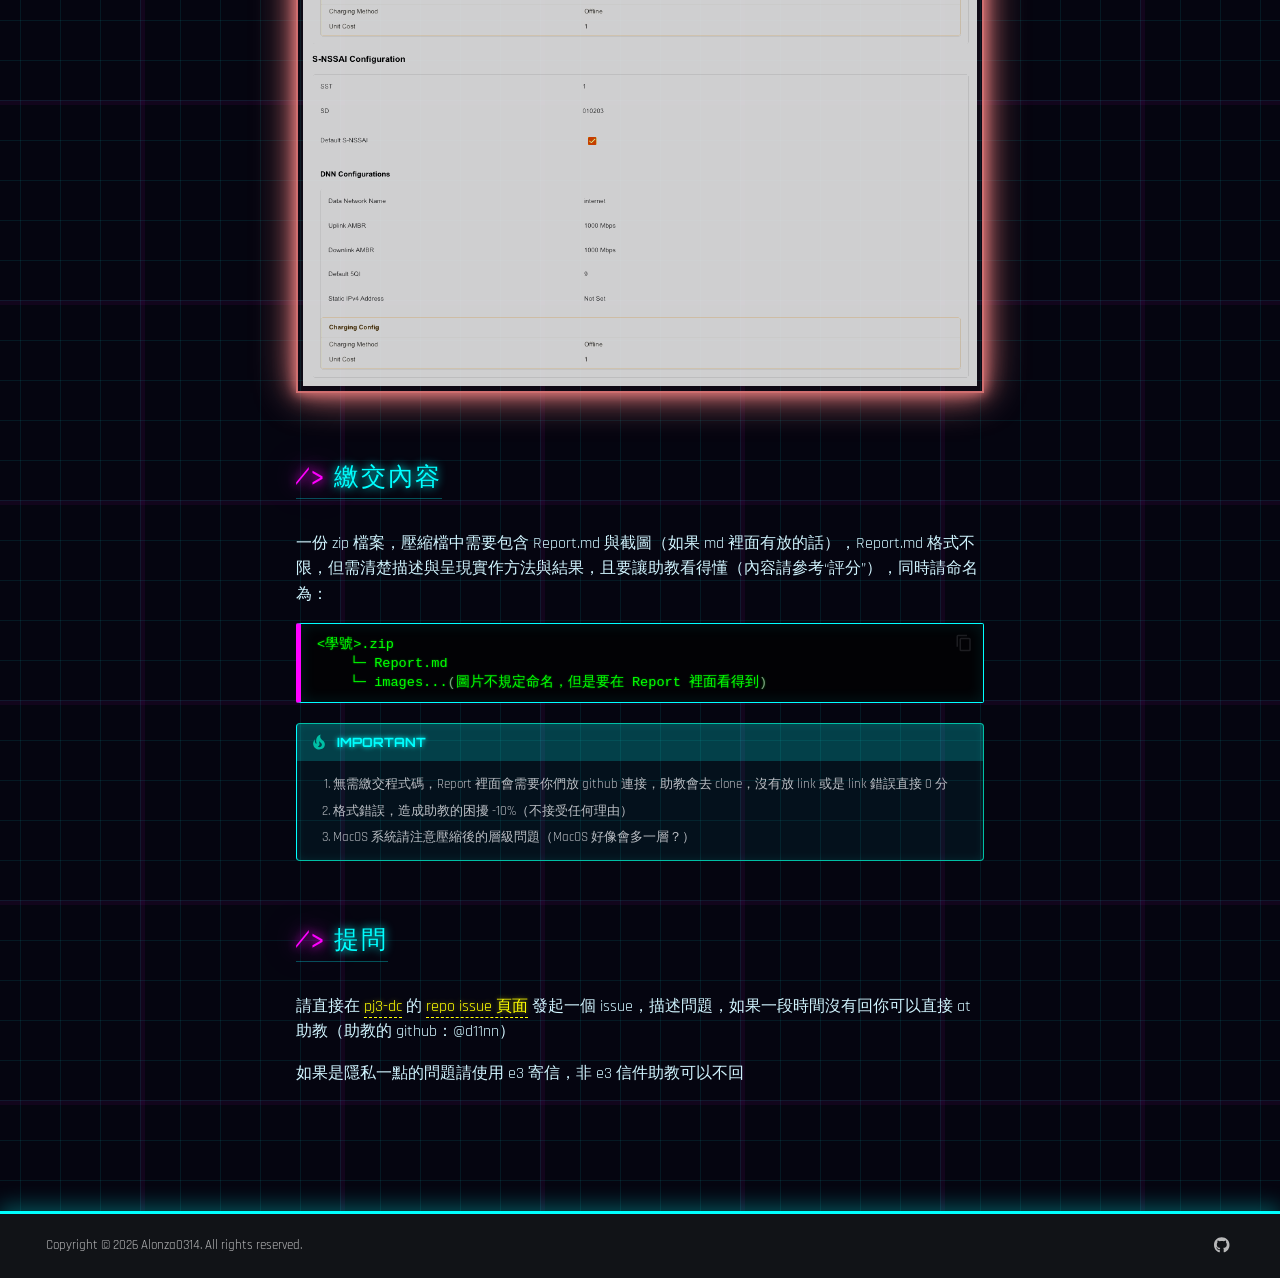
<file: doc-project/pj3/index.html>
<!doctype html>
<html lang="en" class="no-js">
  <head>
    
      <meta charset="utf-8">
      <meta name="viewport" content="width=device-width,initial-scale=1">
      
        <meta name="description" content="Open-Source Core Network Design and Implementation">
      
      
        <meta name="author" content="alonza0314">
      
      
        <link rel="canonical" href="https://cndi-free5gc.github.io/doc-project/pj3/">
      
      
      
      
      <link rel="icon" href="../../image/cndi.jpg">
      <meta name="generator" content="mkdocs-1.5.3, mkdocs-material-9.5.13">
    
    
      
        <title>Project 3 - NR Dual Connection - cndi-free5gc</title>
      
    
    
      <link rel="stylesheet" href="../../assets/stylesheets/main.7e359304.min.css">
      
        
        <link rel="stylesheet" href="../../assets/stylesheets/palette.06af60db.min.css">
      
      


    
    
      
    
    
      
        
        
        <link rel="preconnect" href="https://fonts.gstatic.com" crossorigin>
        <link rel="stylesheet" href="https://fonts.googleapis.com/css?family=Rajdhani:300,300i,400,400i,700,700i%7CCourier+New:400,400i,700,700i&display=fallback">
        <style>:root{--md-text-font:"Rajdhani";--md-code-font:"Courier New"}</style>
      
    
    
      <link rel="stylesheet" href="../../stylesheets/extra.css">
    
    <script>__md_scope=new URL("../..",location),__md_hash=e=>[...e].reduce((e,_)=>(e<<5)-e+_.charCodeAt(0),0),__md_get=(e,_=localStorage,t=__md_scope)=>JSON.parse(_.getItem(t.pathname+"."+e)),__md_set=(e,_,t=localStorage,a=__md_scope)=>{try{t.setItem(a.pathname+"."+e,JSON.stringify(_))}catch(e){}}</script>
    
      

    
    
    
  </head>
  
  
    
    
      
    
    
    
    
    <body dir="ltr" data-md-color-scheme="slate" data-md-color-primary="black" data-md-color-accent="cyan">
  
    
    <input class="md-toggle" data-md-toggle="drawer" type="checkbox" id="__drawer" autocomplete="off">
    <input class="md-toggle" data-md-toggle="search" type="checkbox" id="__search" autocomplete="off">
    <label class="md-overlay" for="__drawer"></label>
    <div data-md-component="skip">
      
        
        <a href="#project-3-nr-dual-connection" class="md-skip">
          Skip to content
        </a>
      
    </div>
    <div data-md-component="announce">
      
    </div>
    
    
      

<header class="md-header" data-md-component="header">
  <nav class="md-header__inner md-grid" aria-label="Header">
    <a href="../.." title="cndi-free5gc" class="md-header__button md-logo" aria-label="cndi-free5gc" data-md-component="logo">
      
  <img src="../../image/cndi.jpg" alt="logo">

    </a>
    <label class="md-header__button md-icon" for="__drawer">
      
      <svg xmlns="http://www.w3.org/2000/svg" viewBox="0 0 24 24"><path d="M3 6h18v2H3V6m0 5h18v2H3v-2m0 5h18v2H3v-2Z"/></svg>
    </label>
    <div class="md-header__title" data-md-component="header-title">
      <div class="md-header__ellipsis">
        <div class="md-header__topic">
          <span class="md-ellipsis">
            cndi-free5gc
          </span>
        </div>
        <div class="md-header__topic" data-md-component="header-topic">
          <span class="md-ellipsis">
            
              Project 3 - NR Dual Connection
            
          </span>
        </div>
      </div>
    </div>
    
      
        <form class="md-header__option" data-md-component="palette">
  
    
    
    
    <input class="md-option" data-md-color-media="" data-md-color-scheme="slate" data-md-color-primary="black" data-md-color-accent="cyan"  aria-hidden="true"  type="radio" name="__palette" id="__palette_0">
    
  
</form>
      
    
    
      <script>var media,input,key,value,palette=__md_get("__palette");if(palette&&palette.color){"(prefers-color-scheme)"===palette.color.media&&(media=matchMedia("(prefers-color-scheme: light)"),input=document.querySelector(media.matches?"[data-md-color-media='(prefers-color-scheme: light)']":"[data-md-color-media='(prefers-color-scheme: dark)']"),palette.color.media=input.getAttribute("data-md-color-media"),palette.color.scheme=input.getAttribute("data-md-color-scheme"),palette.color.primary=input.getAttribute("data-md-color-primary"),palette.color.accent=input.getAttribute("data-md-color-accent"));for([key,value]of Object.entries(palette.color))document.body.setAttribute("data-md-color-"+key,value)}</script>
    
    
    
      <label class="md-header__button md-icon" for="__search">
        
        <svg xmlns="http://www.w3.org/2000/svg" viewBox="0 0 24 24"><path d="M9.5 3A6.5 6.5 0 0 1 16 9.5c0 1.61-.59 3.09-1.56 4.23l.27.27h.79l5 5-1.5 1.5-5-5v-.79l-.27-.27A6.516 6.516 0 0 1 9.5 16 6.5 6.5 0 0 1 3 9.5 6.5 6.5 0 0 1 9.5 3m0 2C7 5 5 7 5 9.5S7 14 9.5 14 14 12 14 9.5 12 5 9.5 5Z"/></svg>
      </label>
      <div class="md-search" data-md-component="search" role="dialog">
  <label class="md-search__overlay" for="__search"></label>
  <div class="md-search__inner" role="search">
    <form class="md-search__form" name="search">
      <input type="text" class="md-search__input" name="query" aria-label="Search" placeholder="Search" autocapitalize="off" autocorrect="off" autocomplete="off" spellcheck="false" data-md-component="search-query" required>
      <label class="md-search__icon md-icon" for="__search">
        
        <svg xmlns="http://www.w3.org/2000/svg" viewBox="0 0 24 24"><path d="M9.5 3A6.5 6.5 0 0 1 16 9.5c0 1.61-.59 3.09-1.56 4.23l.27.27h.79l5 5-1.5 1.5-5-5v-.79l-.27-.27A6.516 6.516 0 0 1 9.5 16 6.5 6.5 0 0 1 3 9.5 6.5 6.5 0 0 1 9.5 3m0 2C7 5 5 7 5 9.5S7 14 9.5 14 14 12 14 9.5 12 5 9.5 5Z"/></svg>
        
        <svg xmlns="http://www.w3.org/2000/svg" viewBox="0 0 24 24"><path d="M20 11v2H8l5.5 5.5-1.42 1.42L4.16 12l7.92-7.92L13.5 5.5 8 11h12Z"/></svg>
      </label>
      <nav class="md-search__options" aria-label="Search">
        
          <a href="javascript:void(0)" class="md-search__icon md-icon" title="Share" aria-label="Share" data-clipboard data-clipboard-text="" data-md-component="search-share" tabindex="-1">
            
            <svg xmlns="http://www.w3.org/2000/svg" viewBox="0 0 24 24"><path d="M18 16.08c-.76 0-1.44.3-1.96.77L8.91 12.7c.05-.23.09-.46.09-.7 0-.24-.04-.47-.09-.7l7.05-4.11c.54.5 1.25.81 2.04.81a3 3 0 0 0 3-3 3 3 0 0 0-3-3 3 3 0 0 0-3 3c0 .24.04.47.09.7L8.04 9.81C7.5 9.31 6.79 9 6 9a3 3 0 0 0-3 3 3 3 0 0 0 3 3c.79 0 1.5-.31 2.04-.81l7.12 4.15c-.05.21-.08.43-.08.66 0 1.61 1.31 2.91 2.92 2.91 1.61 0 2.92-1.3 2.92-2.91A2.92 2.92 0 0 0 18 16.08Z"/></svg>
          </a>
        
        <button type="reset" class="md-search__icon md-icon" title="Clear" aria-label="Clear" tabindex="-1">
          
          <svg xmlns="http://www.w3.org/2000/svg" viewBox="0 0 24 24"><path d="M19 6.41 17.59 5 12 10.59 6.41 5 5 6.41 10.59 12 5 17.59 6.41 19 12 13.41 17.59 19 19 17.59 13.41 12 19 6.41Z"/></svg>
        </button>
      </nav>
      
    </form>
    <div class="md-search__output">
      <div class="md-search__scrollwrap" data-md-scrollfix>
        <div class="md-search-result" data-md-component="search-result">
          <div class="md-search-result__meta">
            Initializing search
          </div>
          <ol class="md-search-result__list" role="presentation"></ol>
        </div>
      </div>
    </div>
  </div>
</div>
    
    
      <div class="md-header__source">
        <a href="https://github.com/cndi-free5gc/cndi-free5gc.github.io" title="Go to repository" class="md-source" data-md-component="source">
  <div class="md-source__icon md-icon">
    
    <svg xmlns="http://www.w3.org/2000/svg" viewBox="0 0 448 512"><!--! Font Awesome Free 6.5.1 by @fontawesome - https://fontawesome.com License - https://fontawesome.com/license/free (Icons: CC BY 4.0, Fonts: SIL OFL 1.1, Code: MIT License) Copyright 2023 Fonticons, Inc.--><path d="M439.55 236.05 244 40.45a28.87 28.87 0 0 0-40.81 0l-40.66 40.63 51.52 51.52c27.06-9.14 52.68 16.77 43.39 43.68l49.66 49.66c34.23-11.8 61.18 31 35.47 56.69-26.49 26.49-70.21-2.87-56-37.34L240.22 199v121.85c25.3 12.54 22.26 41.85 9.08 55a34.34 34.34 0 0 1-48.55 0c-17.57-17.6-11.07-46.91 11.25-56v-123c-20.8-8.51-24.6-30.74-18.64-45L142.57 101 8.45 235.14a28.86 28.86 0 0 0 0 40.81l195.61 195.6a28.86 28.86 0 0 0 40.8 0l194.69-194.69a28.86 28.86 0 0 0 0-40.81z"/></svg>
  </div>
  <div class="md-source__repository">
    cndi-free5gc/cndi-free5gc.github.io
  </div>
</a>
      </div>
    
  </nav>
  
</header>
    
    <div class="md-container" data-md-component="container">
      
      
        
          
            
<nav class="md-tabs" aria-label="Tabs" data-md-component="tabs">
  <div class="md-grid">
    <ul class="md-tabs__list">
      
        
  
  
  
    <li class="md-tabs__item">
      <a href="../.." class="md-tabs__link">
        
  
    
  
  Home

      </a>
    </li>
  

      
        
  
  
  
    <li class="md-tabs__item">
      <a href="../../doc-member/" class="md-tabs__link">
        
  
    
  
  Member

      </a>
    </li>
  

      
        
  
  
  
    <li class="md-tabs__item">
      <a href="../../doc-slide/" class="md-tabs__link">
        
  
    
  
  Slides

      </a>
    </li>
  

      
        
  
  
  
    <li class="md-tabs__item">
      <a href="../../doc-pratice/" class="md-tabs__link">
        
  
    
  
  Practices

      </a>
    </li>
  

      
        
  
  
  
    <li class="md-tabs__item">
      <a href="../" class="md-tabs__link">
        
  
    
  
  Projects

      </a>
    </li>
  

      
    </ul>
  </div>
</nav>
          
        
      
      <main class="md-main" data-md-component="main">
        <div class="md-main__inner md-grid">
          
            
              
              <div class="md-sidebar md-sidebar--primary" data-md-component="sidebar" data-md-type="navigation" >
                <div class="md-sidebar__scrollwrap">
                  <div class="md-sidebar__inner">
                    


  


<nav class="md-nav md-nav--primary md-nav--lifted" aria-label="Navigation" data-md-level="0">
  <label class="md-nav__title" for="__drawer">
    <a href="../.." title="cndi-free5gc" class="md-nav__button md-logo" aria-label="cndi-free5gc" data-md-component="logo">
      
  <img src="../../image/cndi.jpg" alt="logo">

    </a>
    cndi-free5gc
  </label>
  
    <div class="md-nav__source">
      <a href="https://github.com/cndi-free5gc/cndi-free5gc.github.io" title="Go to repository" class="md-source" data-md-component="source">
  <div class="md-source__icon md-icon">
    
    <svg xmlns="http://www.w3.org/2000/svg" viewBox="0 0 448 512"><!--! Font Awesome Free 6.5.1 by @fontawesome - https://fontawesome.com License - https://fontawesome.com/license/free (Icons: CC BY 4.0, Fonts: SIL OFL 1.1, Code: MIT License) Copyright 2023 Fonticons, Inc.--><path d="M439.55 236.05 244 40.45a28.87 28.87 0 0 0-40.81 0l-40.66 40.63 51.52 51.52c27.06-9.14 52.68 16.77 43.39 43.68l49.66 49.66c34.23-11.8 61.18 31 35.47 56.69-26.49 26.49-70.21-2.87-56-37.34L240.22 199v121.85c25.3 12.54 22.26 41.85 9.08 55a34.34 34.34 0 0 1-48.55 0c-17.57-17.6-11.07-46.91 11.25-56v-123c-20.8-8.51-24.6-30.74-18.64-45L142.57 101 8.45 235.14a28.86 28.86 0 0 0 0 40.81l195.61 195.6a28.86 28.86 0 0 0 40.8 0l194.69-194.69a28.86 28.86 0 0 0 0-40.81z"/></svg>
  </div>
  <div class="md-source__repository">
    cndi-free5gc/cndi-free5gc.github.io
  </div>
</a>
    </div>
  
  <ul class="md-nav__list" data-md-scrollfix>
    
      
      
  
  
  
  
    <li class="md-nav__item">
      <a href="../.." class="md-nav__link">
        
  
  <span class="md-ellipsis">
    Home
  </span>
  

      </a>
    </li>
  

    
      
      
  
  
  
  
    <li class="md-nav__item">
      <a href="../../doc-member/" class="md-nav__link">
        
  
  <span class="md-ellipsis">
    Member
  </span>
  

      </a>
    </li>
  

    
      
      
  
  
  
  
    <li class="md-nav__item">
      <a href="../../doc-slide/" class="md-nav__link">
        
  
  <span class="md-ellipsis">
    Slides
  </span>
  

      </a>
    </li>
  

    
      
      
  
  
  
  
    <li class="md-nav__item">
      <a href="../../doc-pratice/" class="md-nav__link">
        
  
  <span class="md-ellipsis">
    Practices
  </span>
  

      </a>
    </li>
  

    
      
      
  
  
  
  
    <li class="md-nav__item">
      <a href="../" class="md-nav__link">
        
  
  <span class="md-ellipsis">
    Projects
  </span>
  

      </a>
    </li>
  

    
  </ul>
</nav>
                  </div>
                </div>
              </div>
            
            
              
              <div class="md-sidebar md-sidebar--secondary" data-md-component="sidebar" data-md-type="toc" >
                <div class="md-sidebar__scrollwrap">
                  <div class="md-sidebar__inner">
                    

<nav class="md-nav md-nav--secondary" aria-label="Table of contents">
  
  
  
    
  
  
    <label class="md-nav__title" for="__toc">
      <span class="md-nav__icon md-icon"></span>
      Table of contents
    </label>
    <ul class="md-nav__list" data-md-component="toc" data-md-scrollfix>
      
        <li class="md-nav__item">
  <a href="#_1" class="md-nav__link">
    <span class="md-ellipsis">
      描述
    </span>
  </a>
  
</li>
      
        <li class="md-nav__item">
  <a href="#_2" class="md-nav__link">
    <span class="md-ellipsis">
      學習目標
    </span>
  </a>
  
</li>
      
        <li class="md-nav__item">
  <a href="#_3" class="md-nav__link">
    <span class="md-ellipsis">
      目標任務
    </span>
  </a>
  
</li>
      
        <li class="md-nav__item">
  <a href="#_4" class="md-nav__link">
    <span class="md-ellipsis">
      評分
    </span>
  </a>
  
</li>
      
        <li class="md-nav__item">
  <a href="#_5" class="md-nav__link">
    <span class="md-ellipsis">
      測試資訊
    </span>
  </a>
  
</li>
      
        <li class="md-nav__item">
  <a href="#_6" class="md-nav__link">
    <span class="md-ellipsis">
      繳交內容
    </span>
  </a>
  
</li>
      
        <li class="md-nav__item">
  <a href="#_7" class="md-nav__link">
    <span class="md-ellipsis">
      提問
    </span>
  </a>
  
</li>
      
    </ul>
  
</nav>
                  </div>
                </div>
              </div>
            
          
          
            <div class="md-content" data-md-component="content">
              <article class="md-content__inner md-typeset">
                
                  

  
  


<h1 id="project-3-nr-dual-connection">Project 3 - NR Dual Connection</h1>
<p><strong>Deadline：2026/12/7</strong></p>
<div class="toc">
<ul>
<li><a href="#project-3-nr-dual-connection">Project 3 - NR Dual Connection</a><ul>
<li><a href="#_1">描述</a></li>
<li><a href="#_2">學習目標</a></li>
<li><a href="#_3">目標任務</a></li>
<li><a href="#_4">評分</a></li>
<li><a href="#_5">測試資訊</a></li>
<li><a href="#_6">繳交內容</a></li>
<li><a href="#_7">提問</a></li>
</ul>
</li>
</ul>
</div>
<h2 id="_1">描述</h2>
<p>你是一名出色的 5G R&amp;D，秉持著只要講得出來就能做的出來的原則，主管將此次雙 PDU session 模擬器的任務交給了你。</p>
<p>目前市面上幾乎沒有可以支援雙 PDU sessin 的 UE，因此主管需要你透過爆改 free-ran-ue 的方式來提供核網做測試。同時還需要建立可以將第二個 PDU session 放到第二個 RAN 上的模擬。</p>
<p><img alt="Screenshot 2026-08-29 at 8.10.00 PM" src="../images/dc.png" /></p>
<h2 id="_2">學習目標</h2>
<ol>
<li>理解 PDU 的建立操作</li>
<li>將 5G 網路的知識進行實踐開發</li>
<li>學習使用 tcpdump 與 wireshark 進行 icmp 封包解析</li>
<li>理解一份開源專案並學習如何修改</li>
<li>培養講得出來就做的出來的精神</li>
</ol>
<h2 id="_3">目標任務</h2>
<ol>
<li>前往 <a href="https://github.com/cndi-free5gc/pj3-dc">pj3-dc</a> 做 fork 與 clone</li>
<li>開啟 Github Action，確認 workflow 可以在每一次 commit 正常運作</li>
<li>完成所有 TODO，裡面有注意事項與 hint，請認真查看喔～</li>
<li>使用提供的測試腳本進行本地測試，可以確保你是否可以拿到 80%</li>
<li>完成 Report 撰寫</li>
</ol>
<h2 id="_4">評分</h2>
<ul>
<li>（0%）Code Check - <code>make build</code>/<code>make test</code>/<code>make lint</code> / <code>make image</code><ul>
<li>這邊沒過就沒了</li>
</ul>
</li>
<li>（60%）雙 PDU session 在同一個 RAN 上建立<ul>
<li>這邊失敗就不會繼續執行評分。</li>
</ul>
</li>
<li>（20%）第一條 PDU 在 master RAN 上，第二條 PDU 在 second RAN 上<ul>
<li>這邊失敗 Report 部分只會進行上一部分的 report 評分。</li>
</ul>
</li>
<li>（20%）Report.md 繳交<ul>
<li>（5%）敘述雙 PDU session 建立方式</li>
<li>（5%）雙 PDU session 建立成功證明，包含 upf 與 ue 的 pcap 截圖</li>
<li>（5%）敘述雙 PDU session 做 DC 的建立方式</li>
<li>（5%）雙 PDU session 做 DC 建立成功證明，包含 upf 與 ue 的 pcap 截圖</li>
</ul>
</li>
</ul>
<h2 id="_5">測試資訊</h2>
<p>測試與評分使用一樣的 code，但是助教測試方式是複製你們 free-ran-ue 的 code 做編譯，不會直接執行你們的整個資料夾（避免有人直接改測試）</p>
<p>測試內容分為三個部分：</p>
<ol>
<li>確認 code 可以執行 <code>make build</code>/<code>make test</code>/<code>make lint</code> / <code>make image</code></li>
<li>在 dc 設定為 false 的情況下對同一個 RAN 建立兩個 PDU session，並進行 ICMP 測試，確認 UPF 收到的封包來源正確</li>
<li>在 dc 設定為 true 的情況下對兩個個 RAN 建立兩個 PDU session，並進行 ICMP 測試，確認 UPF 收到的封包來源正確</li>
</ol>
<p>測試腳本完全公開，可自行查看。</p>
<p>free5GC 端的 subscriber 請使用 default 值，然後刪掉第二個 slice（112233），手動新增一個 010203 的 slice，flow rule 可刪可不刪，json 檔案請參考：<a href="https://github.com/cndi-free5gc/pj3-dc/blob/main/test/free5gc-console-subscriber-data.json">free5gc-console-subscriber-data.json</a>，UI 參考如下：</p>
<p><img alt="Screenshot 2026-08-29 at 8.36.49 PM" src="../images/twoslice.png" /></p>
<h2 id="_6">繳交內容</h2>
<p>一份 zip 檔案，壓縮檔中需要包含 Report.md 與截圖（如果 md 裡面有放的話），Report.md 格式不限，但需清楚描述與呈現實作方法與結果，且要讓助教看得懂（內容請參考“評分”），同時請命名為：</p>
<div class="language-bash highlight"><pre><span></span><code><span id="__span-0-1"><a id="__codelineno-0-1" name="__codelineno-0-1" href="#__codelineno-0-1"></a>&lt;學號&gt;.zip
</span><span id="__span-0-2"><a id="__codelineno-0-2" name="__codelineno-0-2" href="#__codelineno-0-2"></a><span class="w">    </span>└─<span class="w"> </span>Report.md
</span><span id="__span-0-3"><a id="__codelineno-0-3" name="__codelineno-0-3" href="#__codelineno-0-3"></a><span class="w">    </span>└─<span class="w"> </span>images...<span class="o">(</span>圖片不規定命名，但是要在<span class="w"> </span>Report<span class="w"> </span>裡面看得到<span class="o">)</span>
</span></code></pre></div>
<div class="admonition tip">
<p class="admonition-title">Important</p>
<ol>
<li>無需繳交程式碼，Report 裡面會需要你們放 github 連接，助教會去 clone，沒有放 link 或是 link 錯誤直接 0 分</li>
<li>格式錯誤，造成助教的困擾 -10%（不接受任何理由）</li>
<li>MacOS 系統請注意壓縮後的層級問題（MacOS 好像會多一層？）</li>
</ol>
</div>
<h2 id="_7">提問</h2>
<p>請直接在 <a href="https://github.com/cndi-free5gc/pj3-dc">pj3-dc</a> 的 <a href="https://github.com/cndi-free5gc/pj3-dc/issues">repo issue 頁面</a> 發起一個 issue，描述問題，如果一段時間沒有回你可以直接 at 助教（助教的 github：@d11nn）</p>
<p>如果是隱私一點的問題請使用 e3 寄信，非 e3 信件助教可以不回</p>












                
              </article>
            </div>
          
          
  <script>var tabs=__md_get("__tabs");if(Array.isArray(tabs))e:for(var set of document.querySelectorAll(".tabbed-set")){var tab,labels=set.querySelector(".tabbed-labels");for(tab of tabs)for(var label of labels.getElementsByTagName("label"))if(label.innerText.trim()===tab){var input=document.getElementById(label.htmlFor);input.checked=!0;continue e}}</script>

<script>var target=document.getElementById(location.hash.slice(1));target&&target.name&&(target.checked=target.name.startsWith("__tabbed_"))</script>
        </div>
        
          <button type="button" class="md-top md-icon" data-md-component="top" hidden>
  
  <svg xmlns="http://www.w3.org/2000/svg" viewBox="0 0 24 24"><path d="M13 20h-2V8l-5.5 5.5-1.42-1.42L12 4.16l7.92 7.92-1.42 1.42L13 8v12Z"/></svg>
  Back to top
</button>
        
      </main>
      
        <footer class="md-footer">
  
  <div class="md-footer-meta md-typeset">
    <div class="md-footer-meta__inner md-grid">
      <div class="md-copyright">
  
    <div class="md-copyright__highlight">
      Copyright &copy; 2026 Alonza0314. All rights reserved.
    </div>
  
  
</div>
      
        <div class="md-social">
  
    
    
    
    
      
      
    
    <a href="https://github.com/cndi-free5gc" target="_blank" rel="noopener" title="github.com" class="md-social__link">
      <svg xmlns="http://www.w3.org/2000/svg" viewBox="0 0 496 512"><!--! Font Awesome Free 6.5.1 by @fontawesome - https://fontawesome.com License - https://fontawesome.com/license/free (Icons: CC BY 4.0, Fonts: SIL OFL 1.1, Code: MIT License) Copyright 2023 Fonticons, Inc.--><path d="M165.9 397.4c0 2-2.3 3.6-5.2 3.6-3.3.3-5.6-1.3-5.6-3.6 0-2 2.3-3.6 5.2-3.6 3-.3 5.6 1.3 5.6 3.6zm-31.1-4.5c-.7 2 1.3 4.3 4.3 4.9 2.6 1 5.6 0 6.2-2s-1.3-4.3-4.3-5.2c-2.6-.7-5.5.3-6.2 2.3zm44.2-1.7c-2.9.7-4.9 2.6-4.6 4.9.3 2 2.9 3.3 5.9 2.6 2.9-.7 4.9-2.6 4.6-4.6-.3-1.9-3-3.2-5.9-2.9zM244.8 8C106.1 8 0 113.3 0 252c0 110.9 69.8 205.8 169.5 239.2 12.8 2.3 17.3-5.6 17.3-12.1 0-6.2-.3-40.4-.3-61.4 0 0-70 15-84.7-29.8 0 0-11.4-29.1-27.8-36.6 0 0-22.9-15.7 1.6-15.4 0 0 24.9 2 38.6 25.8 21.9 38.6 58.6 27.5 72.9 20.9 2.3-16 8.8-27.1 16-33.7-55.9-6.2-112.3-14.3-112.3-110.5 0-27.5 7.6-41.3 23.6-58.9-2.6-6.5-11.1-33.3 2.6-67.9 20.9-6.5 69 27 69 27 20-5.6 41.5-8.5 62.8-8.5s42.8 2.9 62.8 8.5c0 0 48.1-33.6 69-27 13.7 34.7 5.2 61.4 2.6 67.9 16 17.7 25.8 31.5 25.8 58.9 0 96.5-58.9 104.2-114.8 110.5 9.2 7.9 17 22.9 17 46.4 0 33.7-.3 75.4-.3 83.6 0 6.5 4.6 14.4 17.3 12.1C428.2 457.8 496 362.9 496 252 496 113.3 383.5 8 244.8 8zM97.2 352.9c-1.3 1-1 3.3.7 5.2 1.6 1.6 3.9 2.3 5.2 1 1.3-1 1-3.3-.7-5.2-1.6-1.6-3.9-2.3-5.2-1zm-10.8-8.1c-.7 1.3.3 2.9 2.3 3.9 1.6 1 3.6.7 4.3-.7.7-1.3-.3-2.9-2.3-3.9-2-.6-3.6-.3-4.3.7zm32.4 35.6c-1.6 1.3-1 4.3 1.3 6.2 2.3 2.3 5.2 2.6 6.5 1 1.3-1.3.7-4.3-1.3-6.2-2.2-2.3-5.2-2.6-6.5-1zm-11.4-14.7c-1.6 1-1.6 3.6 0 5.9 1.6 2.3 4.3 3.3 5.6 2.3 1.6-1.3 1.6-3.9 0-6.2-1.4-2.3-4-3.3-5.6-2z"/></svg>
    </a>
  
</div>
      
    </div>
  </div>
</footer>
      
    </div>
    <div class="md-dialog" data-md-component="dialog">
      <div class="md-dialog__inner md-typeset"></div>
    </div>
    
    
    <script id="__config" type="application/json">{"base": "../..", "features": ["navigation.tabs", "navigation.sections", "navigation.top", "search.highlight", "search.share", "header.autohide", "content.code.copy", "content.code.select", "content.tabs.link"], "search": "../../assets/javascripts/workers/search.b8dbb3d2.min.js", "translations": {"clipboard.copied": "Copied to clipboard", "clipboard.copy": "Copy to clipboard", "search.result.more.one": "1 more on this page", "search.result.more.other": "# more on this page", "search.result.none": "No matching documents", "search.result.one": "1 matching document", "search.result.other": "# matching documents", "search.result.placeholder": "Type to start searching", "search.result.term.missing": "Missing", "select.version": "Select version"}}</script>
    
    
      <script src="../../assets/javascripts/bundle.c8d2eff1.min.js"></script>
      
        <script src="../../javascripts/extra.js"></script>
      
    
  </body>
</html>
</file>
<file: stylesheets/extra.css>
/* =========================================================
   PROJECT: CNDI-Free5GC
   THEME: SYNTHETIC CYBERPUNK (ULTIMATE NEON LED DYNAMIC)
   ========================================================= */

@import url('https://fonts.googleapis.com/css2?family=Orbitron:wght@400;700;900&family=Rajdhani:wght@500;700&display=swap');

:root {
  /* BASE NEON PALETTE */
  --neon-cyan: #0ff;
  --neon-pink: #f0f;
  --neon-yellow: #ff0;
  --neon-purple: #b0f;

  /* BASE GLOWS */
  --glow-cyan: 0 0 10px var(--neon-cyan), 0 0 20px var(--neon-cyan), 0 0 40px var(--neon-cyan);
  --glow-pink: 0 0 10px var(--neon-pink), 0 0 20px var(--neon-pink), 0 0 40px var(--neon-pink);

  /* OVERLAYS & BORDERS */
  --cyber-border: 2px solid var(--neon-cyan);
  --cyber-bg: rgba(0, 15, 20, 0.85);
  /* Deep Grid Black */

  /* CLIP PATHS */
  --clip-cyber: polygon(10% 0, 100% 0, 100% 70%, 90% 100%, 0 100%, 0 30%);
}

/* =========================================================
   GLOBAL OVERRIDES & BACKGROUNDS
   ========================================================= */
body,
[data-md-color-scheme="slate"],
[data-md-color-scheme="default"] {
  background-color: #050510 !important;
  color: #d1f5ff !important;
  font-family: 'Rajdhani', sans-serif !important;

  /* CYBER GRID BACKGROUND */
  background-image:
    linear-gradient(rgba(0, 255, 255, 0.08) 1px, transparent 1px),
    linear-gradient(90deg, rgba(0, 255, 255, 0.08) 1px, transparent 1px),
    linear-gradient(rgba(255, 0, 255, 0.05) 5px, transparent 2px),
    linear-gradient(90deg, rgba(255, 0, 255, 0.05) 5px, transparent 2px) !important;
  background-size: 40px 40px, 40px 40px, 200px 200px, 200px 200px !important;
  background-position: center bottom !important;
  animation: bgScroll 30s linear infinite;
}

@keyframes bgScroll {
  from {
    background-position: 0 0;
  }

  to {
    background-position: 40px 40px;
  }
}

/* =========================================================
   HEADER & LOGO - THE TERMINAL HUD
   ========================================================= */
.md-header {
  background: var(--cyber-bg) !important;
  backdrop-filter: blur(5px);
  border-bottom: 3px solid var(--neon-pink);
  box-shadow: 0 5px 20px rgba(255, 0, 255, 0.4), inset 0 -2px 10px var(--neon-cyan);
}

.md-header__button.md-logo img,
.md-header__button.md-logo svg {
  border: 1px solid var(--neon-cyan);
  border-radius: 0;
  box-shadow: var(--glow-cyan);
  padding: 2px;
  background: rgba(0, 255, 255, 0.1);
  transition: all 0.3s ease;
}

.md-header__button.md-logo:hover img,
.md-header__button.md-logo:hover svg {
  border-color: var(--neon-pink);
  box-shadow: var(--glow-pink);
  transform: scale(1.1) rotate(-5deg);
}

.md-header__title {
  font-family: 'Orbitron', sans-serif;
  color: var(--neon-cyan) !important;
  text-transform: uppercase;
  letter-spacing: 3px;
  text-shadow: var(--glow-cyan);
  animation: glitch 5s infinite;
  overflow: visible !important;
}

/* ANTI-CLIPPING HACK FOR GLOW EFFECTS */
.md-header__title .md-header__ellipsis,
.md-header__title .md-ellipsis {
  overflow: visible !important;
}

/* FIX GITHUB REPO STATS FONT */
.md-source__repository,
.md-source__fact {
  font-family: 'Rajdhani', sans-serif !important;
}

/* SEARCH BAR CYBER HACK */
.md-search__input {
  background-color: rgba(0, 255, 255, 0.1) !important;
  border: 1px solid var(--neon-cyan) !important;
  color: var(--neon-cyan) !important;
  font-family: 'Orbitron', sans-serif;
  box-shadow: inset 0 0 10px rgba(0, 255, 255, 0.2);
  border-radius: 0 !important;
}

.md-search__icon {
  color: var(--neon-pink) !important;
}

/* =========================================================
   TYPOGRAPHY & CONTENT
   ========================================================= */
.md-content {
  padding-bottom: 100px;
}

h1,
h2,
h3,
h4,
h5,
h6,
.md-content h1,
.md-content h2,
.md-content h3 {
  font-family: 'Orbitron', sans-serif;
  color: var(--neon-cyan) !important;
  text-transform: uppercase;
  letter-spacing: 2px;
  text-shadow: 0 0 10px var(--neon-cyan);
  border-bottom: 1px solid rgba(0, 255, 255, 0.3);
  padding-bottom: 5px;
  position: relative;
  display: inline-block;
}

/* ADD GLITCH DECORATION TO HEADERS */
h1::before,
h2::before {
  content: '/> ';
  color: var(--neon-pink);
  text-shadow: var(--glow-pink);
}

h1::after {
  content: '';
  position: absolute;
  bottom: -2px;
  left: 0;
  width: 100%;
  height: 3px;
  background: var(--neon-cyan);
  box-shadow: var(--glow-cyan);
}

/* ALL LINKS ARE NEON */
.md-content a {
  color: var(--neon-yellow) !important;
  text-decoration: none !important;
  border-bottom: 1px dashed var(--neon-yellow);
  transition: all 0.2s;
  text-shadow: 0 0 5px rgba(255, 255, 0, 0.5);
}

.md-content a:hover {
  color: #fff !important;
  background: rgba(255, 255, 0, 0.2);
  box-shadow: 0 0 10px var(--neon-yellow);
  border-bottom: 1px solid var(--neon-yellow);
}

/* =========================================================
   NAVIGATION (LEFT MENU) & TOC (RIGHT MENU)
   ========================================================= */
.md-nav {
  background: transparent !important;
}

.md-sidebar--primary .md-sidebar__scrollwrap,
.md-sidebar--secondary .md-sidebar__scrollwrap {
  background: transparent !important;
}

.md-nav__item>.md-nav__link {
  font-family: 'Orbitron', sans-serif;
  text-transform: uppercase;
  color: #7df !important;
  transition: 0.3s;
  border-left: 2px solid transparent;
}

.md-nav__item>.md-nav__link:hover {
  color: #fff !important;
  text-shadow: var(--glow-cyan);
  border-left: 2px solid var(--neon-cyan);
  background: transparent !important;
  padding-left: 1rem;
}

.md-nav__item .md-nav__link--active {
  color: var(--neon-pink) !important;
  text-shadow: 0 0 5px var(--neon-pink);
  border-left: 3px solid var(--neon-pink) !important;
  background: transparent !important;
}

/* TOC (Right Sidebar) Specific Fixes */
.md-nav__list .md-nav__link {
  color: #aae !important;
}

.md-sidebar--secondary {
  background: transparent !important;
}

/* =========================================================
   BUTTONS & CARDS - CYBER DECK PANELS
   ========================================================= */
.md-button {
  background: rgba(0, 255, 255, 0.1) !important;
  color: var(--neon-cyan) !important;
  border: 1px solid var(--neon-cyan) !important;
  font-family: 'Orbitron', sans-serif !important;
  text-transform: uppercase;
  font-weight: bold;
  letter-spacing: 2px;
  clip-path: var(--clip-cyber);
  /* RECTANGULAR, NOT ROUNDED */
  border-radius: 0 !important;
  transition: all 0.3s cubic-bezier(0.25, 0.8, 0.25, 1) !important;
  position: relative;
  overflow: hidden;
}

.md-button::before {
  content: '';
  position: absolute;
  top: 0;
  left: -100%;
  width: 50%;
  height: 100%;
  background: linear-gradient(90deg, transparent, rgba(255, 255, 255, 0.4), transparent);
  transform: skewX(-20deg);
  transition: 0.5s;
}

.md-button:hover {
  background: var(--neon-cyan) !important;
  color: #000 !important;
  box-shadow: var(--glow-cyan) !important;
  text-shadow: none !important;
}

.md-button:hover::before {
  left: 150%;
}

/* IMAGES = DATA HOLOGRAPHICS */
.md-content img {
  border: 2px solid var(--neon-cyan);
  border-radius: 0 !important;
  /* CYBERPUNK NO CURVES */
  padding: 5px;
  background: rgba(0, 255, 255, 0.05);
  box-shadow: var(--glow-cyan);
  filter: hue-rotate(180deg) saturate(1.5) contrast(1.2) brightness(0.9);
  /* HOLOGRAPHIC FILTER */
  opacity: 0.9;
  transition: 0.4s;
}

.md-content img:hover {
  filter: none;
  opacity: 1;
  box-shadow: var(--glow-pink);
  border-color: var(--neon-pink);
  transform: scale(1.02) perspective(500px) rotateX(2deg);
}

/* =========================================================
   CODE BLOCKS - TERMINAL EXECUTION
   ========================================================= */
.md-typeset pre>code {
  background: #020205 !important;
  border: 1px solid var(--neon-cyan) !important;
  border-left: 5px solid var(--neon-pink) !important;
  color: #0f0 !important;
  /* MATRIX GREEN */
  font-family: 'Courier New', Courier, monospace !important;
  box-shadow: inset 0 0 15px rgba(0, 255, 255, 0.1);
  text-shadow: 0 0 2px rgba(0, 255, 0, 0.5);
}

.md-typeset code {
  background: rgba(255, 0, 255, 0.2) !important;
  color: var(--neon-pink) !important;
  border: 1px solid var(--neon-pink);
}

/* =========================================================
   ANIMATIONS 
   ========================================================= */
@keyframes glitch {
  0% {
    transform: translate(0)
  }

  2% {
    transform: translate(-2px, 1px)
  }

  4% {
    transform: translate(2px, -1px)
  }

  6% {
    transform: translate(0)
  }

  100% {
    transform: translate(0)
  }
}

@keyframes pulseGlow {

  0%,
  100% {
    opacity: 1;
    text-shadow: var(--glow-cyan);
  }

  50% {
    opacity: 0.8;
    text-shadow: 0 0 5px var(--neon-cyan);
  }
}

/* =========================================================
   SCROLLBAR & MISC TWEAKS
   ========================================================= */
::-webkit-scrollbar {
  width: 10px;
  height: 10px;
}

::-webkit-scrollbar-track {
  background: #000;
  border-left: 1px solid var(--neon-cyan);
}

::-webkit-scrollbar-thumb {
  background: var(--neon-cyan);
  box-shadow: var(--glow-cyan);
}

::-webkit-scrollbar-thumb:hover {
  background: var(--neon-pink);
}

.md-footer {
  background: #020205 !important;
  border-top: 3px solid var(--neon-cyan);
  box-shadow: 0 -5px 20px rgba(0, 255, 255, 0.3) !important;
}

/* PREV/NEXT BUTTONS */
.nav-btn {
  background: rgba(0, 0, 0, 0.8) !important;
  color: var(--neon-cyan) !important;
  border: 1px solid var(--neon-cyan) !important;
  border-radius: 0 !important;
  clip-path: polygon(20% 0, 100% 0, 100% 80%, 80% 100%, 0 100%, 0 20%);
  box-shadow: 0 0 10px var(--neon-cyan) !important;
  transition: 0.3s;
}

.nav-btn:hover {
  background: var(--neon-pink) !important;
  color: #fff !important;
  border-color: var(--neon-pink) !important;
  box-shadow: var(--glow-pink) !important;
  transform: scale(1.1) rotate(2deg);
}

/* MD ADMONITIONS (ALERTS) */
.md-typeset .admonition {
  background: rgba(0, 255, 255, 0.05) !important;
  border-left-color: var(--neon-cyan) !important;
  border: 1px solid var(--neon-cyan);
  box-shadow: inset 0 0 10px rgba(0, 255, 255, 0.1);
}

.md-typeset .admonition-title {
  background: rgba(0, 255, 255, 0.2) !important;
  color: var(--neon-cyan) !important;
  font-family: 'Orbitron';
  text-transform: uppercase;
  text-shadow: 0 0 5px var(--neon-cyan);
}

/* =========================================================
   LED MEMBER CARD (3:7 LAYOUT)
   ========================================================= */
.led-card-container {
  display: flex;
  justify-content: center;
  margin: 1.5rem 0;
}

.led-card {
  display: flex;
  flex-direction: column;
  width: 100%;
  max-width: 900px;
  background: rgba(0, 15, 20, 0.7);
  border: 2px solid var(--neon-cyan);
  border-radius: 12px;
  box-shadow: 0 0 15px rgba(0, 255, 255, 0.3), inset 0 0 20px rgba(0, 255, 255, 0.1);
  overflow: hidden;
  position: relative;
  transition: all 0.3s ease;
}

.led-card::before {
  content: "";
  position: absolute;
  top: 0;
  left: 0;
  right: 0;
  bottom: 0;
  background: linear-gradient(135deg, rgba(0, 255, 255, 0.1) 0%, transparent 50%, rgba(255, 0, 255, 0.05) 100%);
  z-index: 0;
  pointer-events: none;
}

.led-card:hover {
  box-shadow: 0 0 25px var(--neon-cyan), inset 0 0 30px rgba(0, 255, 255, 0.2);
  transform: translateY(-5px);
  border-color: #fff;
}

@media screen and (min-width: 768px) {
  .led-card {
    flex-direction: row;
  }
}

/* LEFT SIDE (30%) */
.led-card-left {
  flex: 3;
  padding: 1.5rem;
  background: rgba(0, 255, 255, 0.05);
  border-bottom: 2px solid rgba(0, 255, 255, 0.3);
  display: flex;
  flex-direction: column;
  align-items: center;
  text-align: center;
  position: relative;
  z-index: 1;
}

@media screen and (min-width: 768px) {
  .led-card-left {
    border-bottom: none;
    border-right: 2px solid rgba(0, 255, 255, 0.3);
  }
}

.avatar-glow-wrapper {
  width: 180px;
  height: 180px;
  border-radius: 50%;
  margin-bottom: 0.5rem;
  position: relative;
  display: flex;
  align-items: center;
  justify-content: center;
}

.avatar-glow-wrapper img {
  width: 100%;
  height: 100%;
  object-fit: cover;
  border-radius: 50% !important;
  background: rgba(0, 255, 255, 0.1) !important;
  transform: scale(1.05) !important;
  /* Applied static scale from previous hover */
  box-shadow: 0 0 30px var(--neon-cyan), 0 0 50px rgba(0, 255, 255, 0.5) !important;
  /* Applied static glow from previous hover */
  filter: none !important;
  opacity: 1 !important;
  padding: 0 !important;
  border: 2px solid var(--neon-cyan) !important;
}

.avatar-glow-wrapper img:hover {
  transform: scale(1.1) !important;
  box-shadow: 0 0 40px var(--neon-pink), 0 0 60px rgba(255, 0, 255, 0.6) !important;
  border-color: var(--neon-pink) !important;
  filter: none !important;
}

.led-card-left h2 {
  margin: 0;
  font-size: 1.5rem;
  border: none;
}

.led-card-left h2::before,
.led-card-left h2::after {
  display: none;
}

/* RIGHT SIDE (70%) */
.led-card-right {
  flex: 7;
  padding: 1.5rem;
  position: relative;
  z-index: 1;
}

.led-section-title {
  margin-top: 0;
  display: flex;
  align-items: center;
  gap: 10px;
  border-bottom: 1px dashed rgba(0, 255, 255, 0.4);
  padding-bottom: 10px;
}

.led-section-title::before,
.led-section-title::after {
  display: none;
  /* override global h3 glitch effects */
}

.led-section-title svg {
  width: 24px;
  height: 24px;
  fill: var(--neon-pink);
  filter: drop-shadow(0 0 5px var(--neon-pink));
}

.led-experience-list,
.md-typeset .led-experience-list {
  list-style: none !important;
  list-style-type: none !important;
  padding: 0;
  margin: 0;
}

.led-experience-list>li,
.md-typeset .led-experience-list>li {
  list-style: none !important;
  list-style-type: none !important;
  margin-bottom: 1rem;
  padding-left: 1.5rem;
  position: relative;
}

.led-experience-list>li::before {
  content: "▶";
  position: absolute;
  left: 0;
  top: 2px;
  color: var(--neon-cyan);
  text-shadow: 0 0 5px var(--neon-cyan);
  font-size: 0.8rem;
}

.led-experience-list strong {
  color: var(--neon-yellow);
  text-shadow: 0 0 3px rgba(255, 255, 0, 0.5);
  font-size: 1.1rem;
}

.led-experience-list code {
  background: rgba(255, 0, 255, 0.1) !important;
  color: #fff !important;
  border: 1px solid rgba(255, 0, 255, 0.3) !important;
  padding: 2px 6px;
  border-radius: 4px;
  font-size: 0.85rem;
  margin-left: 10px;
}

.led-experience-list ul {
  margin-top: 0.5rem;
  list-style: square;
  color: #d1f5ff;
}

.led-experience-list ul li {
  margin-bottom: 0.25rem;
  opacity: 0.9;
}

/* =========================================================
   CYBER TABLE (TA SECTION)
   ========================================================= */
.cyber-table-wrapper {
  overflow-x: auto;
  margin: 2rem 0;
  border: 1px solid var(--neon-cyan);
  background: rgba(0, 15, 20, 0.7);
  box-shadow: 0 0 15px rgba(0, 255, 255, 0.2), inset 0 0 10px rgba(0, 255, 255, 0.1);
  position: relative;
}

.cyber-table-wrapper::before {
  content: "";
  position: absolute;
  top: 0;
  left: 0;
  width: 100%;
  height: 2px;
  background: var(--neon-cyan);
  box-shadow: var(--glow-cyan);
}

.cyber-table {
  width: 100%;
  border-collapse: collapse;
  text-align: left;
  font-family: 'Rajdhani', sans-serif;
}

.cyber-table th,
.cyber-table td {
  padding: 1rem;
  border-bottom: 1px dashed rgba(0, 255, 255, 0.3);
}

.cyber-table th {
  font-family: 'Orbitron', sans-serif;
  color: var(--neon-pink);
  text-transform: uppercase;
  letter-spacing: 1px;
  background: rgba(255, 0, 255, 0.1);
  border-bottom: 2px solid var(--neon-cyan);
  text-shadow: 0 0 5px var(--neon-pink);
}

.cyber-table tbody tr {
  transition: all 0.3s ease;
}

.cyber-table tbody tr:hover {
  background: rgba(0, 255, 255, 0.1);
  box-shadow: inset 0 0 10px rgba(0, 255, 255, 0.3);
}

.cyber-table td {
  color: #d1f5ff;
}

.cyber-table td a {
  color: var(--neon-yellow) !important;
  text-shadow: 0 0 3px rgba(255, 255, 0, 0.5);
}

.cyber-table td a:hover {
  color: #fff !important;
  text-shadow: 0 0 8px var(--neon-yellow);
}

/* Style the 3rd column (Topic/主題) specifically */
.cyber-table tbody td:nth-child(3) {
  color: var(--neon-cyan);
  font-weight: 500;
  text-shadow: 0 0 2px var(--neon-cyan);
}

/* Highlight DDLs (strong tags) in red */
.cyber-table td strong {
  color: #ff3333;
  text-shadow: 0 0 5px rgba(255, 51, 51, 0.7);
}
</file>
<file: assets/stylesheets/main.7e359304.min.css>
@charset "UTF-8";html{-webkit-text-size-adjust:none;-moz-text-size-adjust:none;text-size-adjust:none;box-sizing:border-box}*,:after,:before{box-sizing:inherit}@media (prefers-reduced-motion){*,:after,:before{transition:none!important}}body{margin:0}a,button,input,label{-webkit-tap-highlight-color:transparent}a{color:inherit;text-decoration:none}hr{border:0;box-sizing:initial;display:block;height:.05rem;overflow:visible;padding:0}small{font-size:80%}sub,sup{line-height:1em}img{border-style:none}table{border-collapse:initial;border-spacing:0}td,th{font-weight:400;vertical-align:top}button{background:#0000;border:0;font-family:inherit;font-size:inherit;margin:0;padding:0}input{border:0;outline:none}:root{--md-primary-fg-color:#4051b5;--md-primary-fg-color--light:#5d6cc0;--md-primary-fg-color--dark:#303fa1;--md-primary-bg-color:#fff;--md-primary-bg-color--light:#ffffffb3;--md-accent-fg-color:#526cfe;--md-accent-fg-color--transparent:#526cfe1a;--md-accent-bg-color:#fff;--md-accent-bg-color--light:#ffffffb3}[data-md-color-scheme=default]{color-scheme:light}[data-md-color-scheme=default] img[src$="#gh-dark-mode-only"],[data-md-color-scheme=default] img[src$="#only-dark"]{display:none}:root,[data-md-color-scheme=default]{--md-hue:225deg;--md-default-fg-color:#000000de;--md-default-fg-color--light:#0000008a;--md-default-fg-color--lighter:#00000052;--md-default-fg-color--lightest:#00000012;--md-default-bg-color:#fff;--md-default-bg-color--light:#ffffffb3;--md-default-bg-color--lighter:#ffffff4d;--md-default-bg-color--lightest:#ffffff1f;--md-code-fg-color:#36464e;--md-code-bg-color:#f5f5f5;--md-code-hl-color:#4287ff;--md-code-hl-color--light:#4287ff1a;--md-code-hl-number-color:#d52a2a;--md-code-hl-special-color:#db1457;--md-code-hl-function-color:#a846b9;--md-code-hl-constant-color:#6e59d9;--md-code-hl-keyword-color:#3f6ec6;--md-code-hl-string-color:#1c7d4d;--md-code-hl-name-color:var(--md-code-fg-color);--md-code-hl-operator-color:var(--md-default-fg-color--light);--md-code-hl-punctuation-color:var(--md-default-fg-color--light);--md-code-hl-comment-color:var(--md-default-fg-color--light);--md-code-hl-generic-color:var(--md-default-fg-color--light);--md-code-hl-variable-color:var(--md-default-fg-color--light);--md-typeset-color:var(--md-default-fg-color);--md-typeset-a-color:var(--md-primary-fg-color);--md-typeset-del-color:#f5503d26;--md-typeset-ins-color:#0bd57026;--md-typeset-kbd-color:#fafafa;--md-typeset-kbd-accent-color:#fff;--md-typeset-kbd-border-color:#b8b8b8;--md-typeset-mark-color:#ffff0080;--md-typeset-table-color:#0000001f;--md-typeset-table-color--light:rgba(0,0,0,.035);--md-admonition-fg-color:var(--md-default-fg-color);--md-admonition-bg-color:var(--md-default-bg-color);--md-warning-fg-color:#000000de;--md-warning-bg-color:#ff9;--md-footer-fg-color:#fff;--md-footer-fg-color--light:#ffffffb3;--md-footer-fg-color--lighter:#ffffff73;--md-footer-bg-color:#000000de;--md-footer-bg-color--dark:#00000052;--md-shadow-z1:0 0.2rem 0.5rem #0000000d,0 0 0.05rem #0000001a;--md-shadow-z2:0 0.2rem 0.5rem #0000001a,0 0 0.05rem #00000040;--md-shadow-z3:0 0.2rem 0.5rem #0003,0 0 0.05rem #00000059}.md-icon svg{fill:currentcolor;display:block;height:1.2rem;width:1.2rem}body{-webkit-font-smoothing:antialiased;-moz-osx-font-smoothing:grayscale;--md-text-font-family:var(--md-text-font,_),-apple-system,BlinkMacSystemFont,Helvetica,Arial,sans-serif;--md-code-font-family:var(--md-code-font,_),SFMono-Regular,Consolas,Menlo,monospace}aside,body,input{font-feature-settings:"kern","liga";color:var(--md-typeset-color);font-family:var(--md-text-font-family)}code,kbd,pre{font-feature-settings:"kern";font-family:var(--md-code-font-family)}:root{--md-typeset-table-sort-icon:url('data:image/svg+xml;charset=utf-8,<svg xmlns="http://www.w3.org/2000/svg" viewBox="0 0 24 24"><path d="m18 21-4-4h3V7h-3l4-4 4 4h-3v10h3M2 19v-2h10v2M2 13v-2h7v2M2 7V5h4v2H2Z"/></svg>');--md-typeset-table-sort-icon--asc:url('data:image/svg+xml;charset=utf-8,<svg xmlns="http://www.w3.org/2000/svg" viewBox="0 0 24 24"><path d="M19 17h3l-4 4-4-4h3V3h2M2 17h10v2H2M6 5v2H2V5m0 6h7v2H2v-2Z"/></svg>');--md-typeset-table-sort-icon--desc:url('data:image/svg+xml;charset=utf-8,<svg xmlns="http://www.w3.org/2000/svg" viewBox="0 0 24 24"><path d="M19 7h3l-4-4-4 4h3v14h2M2 17h10v2H2M6 5v2H2V5m0 6h7v2H2v-2Z"/></svg>')}.md-typeset{-webkit-print-color-adjust:exact;color-adjust:exact;font-size:.8rem;line-height:1.6}@media print{.md-typeset{font-size:.68rem}}.md-typeset blockquote,.md-typeset dl,.md-typeset figure,.md-typeset ol,.md-typeset pre,.md-typeset ul{margin-bottom:1em;margin-top:1em}.md-typeset h1{color:var(--md-default-fg-color--light);font-size:2em;line-height:1.3;margin:0 0 1.25em}.md-typeset h1,.md-typeset h2{font-weight:300;letter-spacing:-.01em}.md-typeset h2{font-size:1.5625em;line-height:1.4;margin:1.6em 0 .64em}.md-typeset h3{font-size:1.25em;font-weight:400;letter-spacing:-.01em;line-height:1.5;margin:1.6em 0 .8em}.md-typeset h2+h3{margin-top:.8em}.md-typeset h4{font-weight:700;letter-spacing:-.01em;margin:1em 0}.md-typeset h5,.md-typeset h6{color:var(--md-default-fg-color--light);font-size:.8em;font-weight:700;letter-spacing:-.01em;margin:1.25em 0}.md-typeset h5{text-transform:uppercase}.md-typeset hr{border-bottom:.05rem solid var(--md-default-fg-color--lightest);display:flow-root;margin:1.5em 0}.md-typeset a{color:var(--md-typeset-a-color);word-break:break-word}.md-typeset a,.md-typeset a:before{transition:color 125ms}.md-typeset a:focus,.md-typeset a:hover{color:var(--md-accent-fg-color)}.md-typeset a:focus code,.md-typeset a:hover code{background-color:var(--md-accent-fg-color--transparent)}.md-typeset a code{color:currentcolor;transition:background-color 125ms}.md-typeset a.focus-visible{outline-color:var(--md-accent-fg-color);outline-offset:.2rem}.md-typeset code,.md-typeset kbd,.md-typeset pre{color:var(--md-code-fg-color);direction:ltr;font-variant-ligatures:none}@media print{.md-typeset code,.md-typeset kbd,.md-typeset pre{white-space:pre-wrap}}.md-typeset code{background-color:var(--md-code-bg-color);border-radius:.1rem;-webkit-box-decoration-break:clone;box-decoration-break:clone;font-size:.85em;padding:0 .2941176471em;word-break:break-word}.md-typeset code:not(.focus-visible){-webkit-tap-highlight-color:transparent;outline:none}.md-typeset pre{display:flow-root;line-height:1.4;position:relative}.md-typeset pre>code{-webkit-box-decoration-break:slice;box-decoration-break:slice;box-shadow:none;display:block;margin:0;outline-color:var(--md-accent-fg-color);overflow:auto;padding:.7720588235em 1.1764705882em;scrollbar-color:var(--md-default-fg-color--lighter) #0000;scrollbar-width:thin;touch-action:auto;word-break:normal}.md-typeset pre>code:hover{scrollbar-color:var(--md-accent-fg-color) #0000}.md-typeset pre>code::-webkit-scrollbar{height:.2rem;width:.2rem}.md-typeset pre>code::-webkit-scrollbar-thumb{background-color:var(--md-default-fg-color--lighter)}.md-typeset pre>code::-webkit-scrollbar-thumb:hover{background-color:var(--md-accent-fg-color)}.md-typeset kbd{background-color:var(--md-typeset-kbd-color);border-radius:.1rem;box-shadow:0 .1rem 0 .05rem var(--md-typeset-kbd-border-color),0 .1rem 0 var(--md-typeset-kbd-border-color),0 -.1rem .2rem var(--md-typeset-kbd-accent-color) inset;color:var(--md-default-fg-color);display:inline-block;font-size:.75em;padding:0 .6666666667em;vertical-align:text-top;word-break:break-word}.md-typeset mark{background-color:var(--md-typeset-mark-color);-webkit-box-decoration-break:clone;box-decoration-break:clone;color:inherit;word-break:break-word}.md-typeset abbr{border-bottom:.05rem dotted var(--md-default-fg-color--light);cursor:help;text-decoration:none}.md-typeset small{opacity:.75}[dir=ltr] .md-typeset sub,[dir=ltr] .md-typeset sup{margin-left:.078125em}[dir=rtl] .md-typeset sub,[dir=rtl] .md-typeset sup{margin-right:.078125em}[dir=ltr] .md-typeset blockquote{padding-left:.6rem}[dir=rtl] .md-typeset blockquote{padding-right:.6rem}[dir=ltr] .md-typeset blockquote{border-left:.2rem solid var(--md-default-fg-color--lighter)}[dir=rtl] .md-typeset blockquote{border-right:.2rem solid var(--md-default-fg-color--lighter)}.md-typeset blockquote{color:var(--md-default-fg-color--light);margin-left:0;margin-right:0}.md-typeset ul{list-style-type:disc}[dir=ltr] .md-typeset ol,[dir=ltr] .md-typeset ul{margin-left:.625em}[dir=rtl] .md-typeset ol,[dir=rtl] .md-typeset ul{margin-right:.625em}.md-typeset ol,.md-typeset ul{padding:0}.md-typeset ol:not([hidden]),.md-typeset ul:not([hidden]){display:flow-root}.md-typeset ol ol,.md-typeset ul ol{list-style-type:lower-alpha}.md-typeset ol ol ol,.md-typeset ul ol ol{list-style-type:lower-roman}[dir=ltr] .md-typeset ol li,[dir=ltr] .md-typeset ul li{margin-left:1.25em}[dir=rtl] .md-typeset ol li,[dir=rtl] .md-typeset ul li{margin-right:1.25em}.md-typeset ol li,.md-typeset ul li{margin-bottom:.5em}.md-typeset ol li blockquote,.md-typeset ol li p,.md-typeset ul li blockquote,.md-typeset ul li p{margin:.5em 0}.md-typeset ol li:last-child,.md-typeset ul li:last-child{margin-bottom:0}[dir=ltr] .md-typeset ol li ol,[dir=ltr] .md-typeset ol li ul,[dir=ltr] .md-typeset ul li ol,[dir=ltr] .md-typeset ul li ul{margin-left:.625em}[dir=rtl] .md-typeset ol li ol,[dir=rtl] .md-typeset ol li ul,[dir=rtl] .md-typeset ul li ol,[dir=rtl] .md-typeset ul li ul{margin-right:.625em}.md-typeset ol li ol,.md-typeset ol li ul,.md-typeset ul li ol,.md-typeset ul li ul{margin-bottom:.5em;margin-top:.5em}[dir=ltr] .md-typeset dd{margin-left:1.875em}[dir=rtl] .md-typeset dd{margin-right:1.875em}.md-typeset dd{margin-bottom:1.5em;margin-top:1em}.md-typeset img,.md-typeset svg,.md-typeset video{height:auto;max-width:100%}.md-typeset img[align=left]{margin:1em 1em 1em 0}.md-typeset img[align=right]{margin:1em 0 1em 1em}.md-typeset img[align]:only-child{margin-top:0}.md-typeset figure{display:flow-root;margin:1em auto;max-width:100%;text-align:center;width:-webkit-fit-content;width:-moz-fit-content;width:fit-content}.md-typeset figure img{display:block;margin:0 auto}.md-typeset figcaption{font-style:italic;margin:1em auto;max-width:24rem}.md-typeset iframe{max-width:100%}.md-typeset table:not([class]){background-color:var(--md-default-bg-color);border:.05rem solid var(--md-typeset-table-color);border-radius:.1rem;display:inline-block;font-size:.64rem;max-width:100%;overflow:auto;touch-action:auto}@media print{.md-typeset table:not([class]){display:table}}.md-typeset table:not([class])+*{margin-top:1.5em}.md-typeset table:not([class]) td>:first-child,.md-typeset table:not([class]) th>:first-child{margin-top:0}.md-typeset table:not([class]) td>:last-child,.md-typeset table:not([class]) th>:last-child{margin-bottom:0}.md-typeset table:not([class]) td:not([align]),.md-typeset table:not([class]) th:not([align]){text-align:left}[dir=rtl] .md-typeset table:not([class]) td:not([align]),[dir=rtl] .md-typeset table:not([class]) th:not([align]){text-align:right}.md-typeset table:not([class]) th{font-weight:700;min-width:5rem;padding:.9375em 1.25em;vertical-align:top}.md-typeset table:not([class]) td{border-top:.05rem solid var(--md-typeset-table-color);padding:.9375em 1.25em;vertical-align:top}.md-typeset table:not([class]) tbody tr{transition:background-color 125ms}.md-typeset table:not([class]) tbody tr:hover{background-color:var(--md-typeset-table-color--light);box-shadow:0 .05rem 0 var(--md-default-bg-color) inset}.md-typeset table:not([class]) a{word-break:normal}.md-typeset table th[role=columnheader]{cursor:pointer}[dir=ltr] .md-typeset table th[role=columnheader]:after{margin-left:.5em}[dir=rtl] .md-typeset table th[role=columnheader]:after{margin-right:.5em}.md-typeset table th[role=columnheader]:after{content:"";display:inline-block;height:1.2em;-webkit-mask-image:var(--md-typeset-table-sort-icon);mask-image:var(--md-typeset-table-sort-icon);-webkit-mask-repeat:no-repeat;mask-repeat:no-repeat;-webkit-mask-size:contain;mask-size:contain;transition:background-color 125ms;vertical-align:text-bottom;width:1.2em}.md-typeset table th[role=columnheader]:hover:after{background-color:var(--md-default-fg-color--lighter)}.md-typeset table th[role=columnheader][aria-sort=ascending]:after{background-color:var(--md-default-fg-color--light);-webkit-mask-image:var(--md-typeset-table-sort-icon--asc);mask-image:var(--md-typeset-table-sort-icon--asc)}.md-typeset table th[role=columnheader][aria-sort=descending]:after{background-color:var(--md-default-fg-color--light);-webkit-mask-image:var(--md-typeset-table-sort-icon--desc);mask-image:var(--md-typeset-table-sort-icon--desc)}.md-typeset__scrollwrap{margin:1em -.8rem;overflow-x:auto;touch-action:auto}.md-typeset__table{display:inline-block;margin-bottom:.5em;padding:0 .8rem}@media print{.md-typeset__table{display:block}}html .md-typeset__table table{display:table;margin:0;overflow:hidden;width:100%}@media screen and (max-width:44.984375em){.md-content__inner>pre{margin:1em -.8rem}.md-content__inner>pre code{border-radius:0}}.md-typeset .md-author{border-radius:100%;display:block;flex-shrink:0;height:1.6rem;overflow:hidden;position:relative;transition:color 125ms,transform 125ms;width:1.6rem}.md-typeset .md-author img{display:block}.md-typeset .md-author--more{background:var(--md-default-fg-color--lightest);color:var(--md-default-fg-color--lighter);font-size:.6rem;font-weight:700;line-height:1.6rem;text-align:center}.md-typeset .md-author--long{height:2.4rem;width:2.4rem}.md-typeset a.md-author{transform:scale(1)}.md-typeset a.md-author img{filter:grayscale(100%) opacity(75%);transition:filter 125ms}.md-typeset a.md-author:focus,.md-typeset a.md-author:hover{transform:scale(1.1);z-index:1}.md-typeset a.md-author:focus img,.md-typeset a.md-author:hover img{filter:grayscale(0)}.md-banner{background-color:var(--md-footer-bg-color);color:var(--md-footer-fg-color);overflow:auto}@media print{.md-banner{display:none}}.md-banner--warning{background-color:var(--md-warning-bg-color);color:var(--md-warning-fg-color)}.md-banner__inner{font-size:.7rem;margin:.6rem auto;padding:0 .8rem}[dir=ltr] .md-banner__button{float:right}[dir=rtl] .md-banner__button{float:left}.md-banner__button{color:inherit;cursor:pointer;transition:opacity .25s}.no-js .md-banner__button{display:none}.md-banner__button:hover{opacity:.7}html{font-size:125%;height:100%;overflow-x:hidden}@media screen and (min-width:100em){html{font-size:137.5%}}@media screen and (min-width:125em){html{font-size:150%}}body{background-color:var(--md-default-bg-color);display:flex;flex-direction:column;font-size:.5rem;min-height:100%;position:relative;width:100%}@media print{body{display:block}}@media screen and (max-width:59.984375em){body[data-md-scrolllock]{position:fixed}}.md-grid{margin-left:auto;margin-right:auto;max-width:61rem}.md-container{display:flex;flex-direction:column;flex-grow:1}@media print{.md-container{display:block}}.md-main{flex-grow:1}.md-main__inner{display:flex;height:100%;margin-top:1.5rem}.md-ellipsis{overflow:hidden;text-overflow:ellipsis}.md-toggle{display:none}.md-option{height:0;opacity:0;position:absolute;width:0}.md-option:checked+label:not([hidden]){display:block}.md-option.focus-visible+label{outline-color:var(--md-accent-fg-color);outline-style:auto}.md-skip{background-color:var(--md-default-fg-color);border-radius:.1rem;color:var(--md-default-bg-color);font-size:.64rem;margin:.5rem;opacity:0;outline-color:var(--md-accent-fg-color);padding:.3rem .5rem;position:fixed;transform:translateY(.4rem);z-index:-1}.md-skip:focus{opacity:1;transform:translateY(0);transition:transform .25s cubic-bezier(.4,0,.2,1),opacity 175ms 75ms;z-index:10}@page{margin:25mm}:root{--md-clipboard-icon:url('data:image/svg+xml;charset=utf-8,<svg xmlns="http://www.w3.org/2000/svg" viewBox="0 0 24 24"><path d="M19 21H8V7h11m0-2H8a2 2 0 0 0-2 2v14a2 2 0 0 0 2 2h11a2 2 0 0 0 2-2V7a2 2 0 0 0-2-2m-3-4H4a2 2 0 0 0-2 2v14h2V3h12V1Z"/></svg>')}.md-clipboard{border-radius:.1rem;color:var(--md-default-fg-color--lightest);cursor:pointer;height:1.5em;outline-color:var(--md-accent-fg-color);outline-offset:.1rem;position:absolute;right:.5em;top:.5em;transition:color .25s;width:1.5em;z-index:1}@media print{.md-clipboard{display:none}}.md-clipboard:not(.focus-visible){-webkit-tap-highlight-color:transparent;outline:none}:hover>.md-clipboard{color:var(--md-default-fg-color--light)}.md-clipboard:focus,.md-clipboard:hover{color:var(--md-accent-fg-color)}.md-clipboard:after{background-color:currentcolor;content:"";display:block;height:1.125em;margin:0 auto;-webkit-mask-image:var(--md-clipboard-icon);mask-image:var(--md-clipboard-icon);-webkit-mask-position:center;mask-position:center;-webkit-mask-repeat:no-repeat;mask-repeat:no-repeat;-webkit-mask-size:contain;mask-size:contain;width:1.125em}.md-clipboard--inline{cursor:pointer}.md-clipboard--inline code{transition:color .25s,background-color .25s}.md-clipboard--inline:focus code,.md-clipboard--inline:hover code{background-color:var(--md-accent-fg-color--transparent);color:var(--md-accent-fg-color)}@keyframes consent{0%{opacity:0;transform:translateY(100%)}to{opacity:1;transform:translateY(0)}}@keyframes overlay{0%{opacity:0}to{opacity:1}}.md-consent__overlay{animation:overlay .25s both;-webkit-backdrop-filter:blur(.1rem);backdrop-filter:blur(.1rem);background-color:#0000008a;height:100%;opacity:1;position:fixed;top:0;width:100%;z-index:5}.md-consent__inner{animation:consent .5s cubic-bezier(.1,.7,.1,1) both;background-color:var(--md-default-bg-color);border:0;border-radius:.1rem;bottom:0;box-shadow:0 0 .2rem #0000001a,0 .2rem .4rem #0003;max-height:100%;overflow:auto;padding:0;position:fixed;width:100%;z-index:5}.md-consent__form{padding:.8rem}.md-consent__settings{display:none;margin:1em 0}input:checked+.md-consent__settings{display:block}.md-consent__controls{margin-bottom:.8rem}.md-typeset .md-consent__controls .md-button{display:inline}@media screen and (max-width:44.984375em){.md-typeset .md-consent__controls .md-button{display:block;margin-top:.4rem;text-align:center;width:100%}}.md-consent label{cursor:pointer}.md-content{flex-grow:1;min-width:0}.md-content__inner{margin:0 .8rem 1.2rem;padding-top:.6rem}@media screen and (min-width:76.25em){[dir=ltr] .md-sidebar--primary:not([hidden])~.md-content>.md-content__inner{margin-left:1.2rem}[dir=ltr] .md-sidebar--secondary:not([hidden])~.md-content>.md-content__inner,[dir=rtl] .md-sidebar--primary:not([hidden])~.md-content>.md-content__inner{margin-right:1.2rem}[dir=rtl] .md-sidebar--secondary:not([hidden])~.md-content>.md-content__inner{margin-left:1.2rem}}.md-content__inner:before{content:"";display:block;height:.4rem}.md-content__inner>:last-child{margin-bottom:0}[dir=ltr] .md-content__button{float:right}[dir=rtl] .md-content__button{float:left}[dir=ltr] .md-content__button{margin-left:.4rem}[dir=rtl] .md-content__button{margin-right:.4rem}.md-content__button{margin:.4rem 0;padding:0}@media print{.md-content__button{display:none}}.md-typeset .md-content__button{color:var(--md-default-fg-color--lighter)}.md-content__button svg{display:inline;vertical-align:top}[dir=rtl] .md-content__button svg{transform:scaleX(-1)}[dir=ltr] .md-dialog{right:.8rem}[dir=rtl] .md-dialog{left:.8rem}.md-dialog{background-color:var(--md-default-fg-color);border-radius:.1rem;bottom:.8rem;box-shadow:var(--md-shadow-z3);min-width:11.1rem;opacity:0;padding:.4rem .6rem;pointer-events:none;position:fixed;transform:translateY(100%);transition:transform 0ms .4s,opacity .4s;z-index:4}@media print{.md-dialog{display:none}}.md-dialog--active{opacity:1;pointer-events:auto;transform:translateY(0);transition:transform .4s cubic-bezier(.075,.85,.175,1),opacity .4s}.md-dialog__inner{color:var(--md-default-bg-color);font-size:.7rem}.md-feedback{margin:2em 0 1em;text-align:center}.md-feedback fieldset{border:none;margin:0;padding:0}.md-feedback__title{font-weight:700;margin:1em auto}.md-feedback__inner{position:relative}.md-feedback__list{display:flex;flex-wrap:wrap;place-content:baseline center;position:relative}.md-feedback__list:hover .md-icon:not(:disabled){color:var(--md-default-fg-color--lighter)}:disabled .md-feedback__list{min-height:1.8rem}.md-feedback__icon{color:var(--md-default-fg-color--light);cursor:pointer;flex-shrink:0;margin:0 .1rem;transition:color 125ms}.md-feedback__icon:not(:disabled).md-icon:hover{color:var(--md-accent-fg-color)}.md-feedback__icon:disabled{color:var(--md-default-fg-color--lightest);pointer-events:none}.md-feedback__note{opacity:0;position:relative;transform:translateY(.4rem);transition:transform .4s cubic-bezier(.1,.7,.1,1),opacity .15s}.md-feedback__note>*{margin:0 auto;max-width:16rem}:disabled .md-feedback__note{opacity:1;transform:translateY(0)}.md-footer{background-color:var(--md-footer-bg-color);color:var(--md-footer-fg-color)}@media print{.md-footer{display:none}}.md-footer__inner{justify-content:space-between;overflow:auto;padding:.2rem}.md-footer__inner:not([hidden]){display:flex}.md-footer__link{align-items:end;display:flex;flex-grow:0.01;margin-bottom:.4rem;margin-top:1rem;max-width:100%;outline-color:var(--md-accent-fg-color);overflow:hidden;transition:opacity .25s}.md-footer__link:focus,.md-footer__link:hover{opacity:.7}[dir=rtl] .md-footer__link svg{transform:scaleX(-1)}@media screen and (max-width:44.984375em){.md-footer__link--prev{flex-shrink:0}.md-footer__link--prev .md-footer__title{display:none}}[dir=ltr] .md-footer__link--next{margin-left:auto}[dir=rtl] .md-footer__link--next{margin-right:auto}.md-footer__link--next{text-align:right}[dir=rtl] .md-footer__link--next{text-align:left}.md-footer__title{flex-grow:1;font-size:.9rem;margin-bottom:.7rem;max-width:calc(100% - 2.4rem);padding:0 1rem;white-space:nowrap}.md-footer__button{margin:.2rem;padding:.4rem}.md-footer__direction{font-size:.64rem;opacity:.7}.md-footer-meta{background-color:var(--md-footer-bg-color--dark)}.md-footer-meta__inner{display:flex;flex-wrap:wrap;justify-content:space-between;padding:.2rem}html .md-footer-meta.md-typeset a{color:var(--md-footer-fg-color--light)}html .md-footer-meta.md-typeset a:focus,html .md-footer-meta.md-typeset a:hover{color:var(--md-footer-fg-color)}.md-copyright{color:var(--md-footer-fg-color--lighter);font-size:.64rem;margin:auto .6rem;padding:.4rem 0;width:100%}@media screen and (min-width:45em){.md-copyright{width:auto}}.md-copyright__highlight{color:var(--md-footer-fg-color--light)}.md-social{display:inline-flex;gap:.2rem;margin:0 .4rem;padding:.2rem 0 .6rem}@media screen and (min-width:45em){.md-social{padding:.6rem 0}}.md-social__link{display:inline-block;height:1.6rem;text-align:center;width:1.6rem}.md-social__link:before{line-height:1.9}.md-social__link svg{fill:currentcolor;max-height:.8rem;vertical-align:-25%}.md-typeset .md-button{border:.1rem solid;border-radius:.1rem;color:var(--md-primary-fg-color);cursor:pointer;display:inline-block;font-weight:700;padding:.625em 2em;transition:color 125ms,background-color 125ms,border-color 125ms}.md-typeset .md-button--primary{background-color:var(--md-primary-fg-color);border-color:var(--md-primary-fg-color);color:var(--md-primary-bg-color)}.md-typeset .md-button:focus,.md-typeset .md-button:hover{background-color:var(--md-accent-fg-color);border-color:var(--md-accent-fg-color);color:var(--md-accent-bg-color)}[dir=ltr] .md-typeset .md-input{border-top-left-radius:.1rem}[dir=ltr] .md-typeset .md-input,[dir=rtl] .md-typeset .md-input{border-top-right-radius:.1rem}[dir=rtl] .md-typeset .md-input{border-top-left-radius:.1rem}.md-typeset .md-input{border-bottom:.1rem solid var(--md-default-fg-color--lighter);box-shadow:var(--md-shadow-z1);font-size:.8rem;height:1.8rem;padding:0 .6rem;transition:border .25s,box-shadow .25s}.md-typeset .md-input:focus,.md-typeset .md-input:hover{border-bottom-color:var(--md-accent-fg-color);box-shadow:var(--md-shadow-z2)}.md-typeset .md-input--stretch{width:100%}.md-header{background-color:var(--md-primary-fg-color);box-shadow:0 0 .2rem #0000,0 .2rem .4rem #0000;color:var(--md-primary-bg-color);display:block;left:0;position:sticky;right:0;top:0;z-index:4}@media print{.md-header{display:none}}.md-header[hidden]{transform:translateY(-100%);transition:transform .25s cubic-bezier(.8,0,.6,1),box-shadow .25s}.md-header--shadow{box-shadow:0 0 .2rem #0000001a,0 .2rem .4rem #0003;transition:transform .25s cubic-bezier(.1,.7,.1,1),box-shadow .25s}.md-header__inner{align-items:center;display:flex;padding:0 .2rem}.md-header__button{color:currentcolor;cursor:pointer;margin:.2rem;outline-color:var(--md-accent-fg-color);padding:.4rem;position:relative;transition:opacity .25s;vertical-align:middle;z-index:1}.md-header__button:hover{opacity:.7}.md-header__button:not([hidden]){display:inline-block}.md-header__button:not(.focus-visible){-webkit-tap-highlight-color:transparent;outline:none}.md-header__button.md-logo{margin:.2rem;padding:.4rem}@media screen and (max-width:76.234375em){.md-header__button.md-logo{display:none}}.md-header__button.md-logo img,.md-header__button.md-logo svg{fill:currentcolor;display:block;height:1.2rem;width:auto}@media screen and (min-width:60em){.md-header__button[for=__search]{display:none}}.no-js .md-header__button[for=__search]{display:none}[dir=rtl] .md-header__button[for=__search] svg{transform:scaleX(-1)}@media screen and (min-width:76.25em){.md-header__button[for=__drawer]{display:none}}.md-header__topic{display:flex;max-width:100%;position:absolute;transition:transform .4s cubic-bezier(.1,.7,.1,1),opacity .15s;white-space:nowrap}.md-header__topic+.md-header__topic{opacity:0;pointer-events:none;transform:translateX(1.25rem);transition:transform .4s cubic-bezier(1,.7,.1,.1),opacity .15s;z-index:-1}[dir=rtl] .md-header__topic+.md-header__topic{transform:translateX(-1.25rem)}.md-header__topic:first-child{font-weight:700}[dir=ltr] .md-header__title{margin-left:1rem;margin-right:.4rem}[dir=rtl] .md-header__title{margin-left:.4rem;margin-right:1rem}.md-header__title{flex-grow:1;font-size:.9rem;height:2.4rem;line-height:2.4rem}.md-header__title--active .md-header__topic{opacity:0;pointer-events:none;transform:translateX(-1.25rem);transition:transform .4s cubic-bezier(1,.7,.1,.1),opacity .15s;z-index:-1}[dir=rtl] .md-header__title--active .md-header__topic{transform:translateX(1.25rem)}.md-header__title--active .md-header__topic+.md-header__topic{opacity:1;pointer-events:auto;transform:translateX(0);transition:transform .4s cubic-bezier(.1,.7,.1,1),opacity .15s;z-index:0}.md-header__title>.md-header__ellipsis{height:100%;position:relative;width:100%}.md-header__option{display:flex;flex-shrink:0;max-width:100%;transition:max-width 0ms .25s,opacity .25s .25s;white-space:nowrap}[data-md-toggle=search]:checked~.md-header .md-header__option{max-width:0;opacity:0;transition:max-width 0ms,opacity 0ms}.md-header__option>input{bottom:0}.md-header__source{display:none}@media screen and (min-width:60em){[dir=ltr] .md-header__source{margin-left:1rem}[dir=rtl] .md-header__source{margin-right:1rem}.md-header__source{display:block;max-width:11.7rem;width:11.7rem}}@media screen and (min-width:76.25em){[dir=ltr] .md-header__source{margin-left:1.4rem}[dir=rtl] .md-header__source{margin-right:1.4rem}}.md-meta{color:var(--md-default-fg-color--light);font-size:.7rem;line-height:1.3}.md-meta__list{display:inline-flex;flex-wrap:wrap;list-style:none;margin:0;padding:0}.md-meta__item:not(:last-child):after{content:"·";margin-left:.2rem;margin-right:.2rem}.md-meta__link{color:var(--md-typeset-a-color)}.md-meta__link:focus,.md-meta__link:hover{color:var(--md-accent-fg-color)}.md-draft{background-color:#ff1744;border-radius:.125em;color:#fff;display:inline-block;font-weight:700;padding-left:.5714285714em;padding-right:.5714285714em}:root{--md-nav-icon--prev:url('data:image/svg+xml;charset=utf-8,<svg xmlns="http://www.w3.org/2000/svg" viewBox="0 0 24 24"><path d="M20 11v2H8l5.5 5.5-1.42 1.42L4.16 12l7.92-7.92L13.5 5.5 8 11h12Z"/></svg>');--md-nav-icon--next:url('data:image/svg+xml;charset=utf-8,<svg xmlns="http://www.w3.org/2000/svg" viewBox="0 0 24 24"><path d="M8.59 16.58 13.17 12 8.59 7.41 10 6l6 6-6 6-1.41-1.42Z"/></svg>');--md-toc-icon:url('data:image/svg+xml;charset=utf-8,<svg xmlns="http://www.w3.org/2000/svg" viewBox="0 0 24 24"><path d="M3 9h14V7H3v2m0 4h14v-2H3v2m0 4h14v-2H3v2m16 0h2v-2h-2v2m0-10v2h2V7h-2m0 6h2v-2h-2v2Z"/></svg>')}.md-nav{font-size:.7rem;line-height:1.3}.md-nav__title{color:var(--md-default-fg-color--light);display:block;font-weight:700;overflow:hidden;padding:0 .6rem;text-overflow:ellipsis}.md-nav__title .md-nav__button{display:none}.md-nav__title .md-nav__button img{height:100%;width:auto}.md-nav__title .md-nav__button.md-logo img,.md-nav__title .md-nav__button.md-logo svg{fill:currentcolor;display:block;height:2.4rem;max-width:100%;object-fit:contain;width:auto}.md-nav__list{list-style:none;margin:0;padding:0}.md-nav__link{align-items:flex-start;display:flex;gap:.4rem;margin-top:.625em;scroll-snap-align:start;transition:color 125ms}.md-nav__link--passed{color:var(--md-default-fg-color--light)}.md-nav__item .md-nav__link--active,.md-nav__item .md-nav__link--active code{color:var(--md-typeset-a-color)}.md-nav__link .md-ellipsis{position:relative}[dir=ltr] .md-nav__link .md-icon:last-child{margin-left:auto}[dir=rtl] .md-nav__link .md-icon:last-child{margin-right:auto}.md-nav__link svg{fill:currentcolor;flex-shrink:0;height:1.3em}.md-nav__link[for]:focus,.md-nav__link[for]:hover,.md-nav__link[href]:focus,.md-nav__link[href]:hover{color:var(--md-accent-fg-color);cursor:pointer}.md-nav__link.focus-visible{outline-color:var(--md-accent-fg-color);outline-offset:.2rem}.md-nav--primary .md-nav__link[for=__toc]{display:none}.md-nav--primary .md-nav__link[for=__toc] .md-icon:after{background-color:currentcolor;display:block;height:100%;-webkit-mask-image:var(--md-toc-icon);mask-image:var(--md-toc-icon);width:100%}.md-nav--primary .md-nav__link[for=__toc]~.md-nav{display:none}.md-nav__container>.md-nav__link{margin-top:0}.md-nav__container>.md-nav__link:first-child{flex-grow:1;min-width:0}.md-nav__icon{flex-shrink:0}.md-nav__source{display:none}@media screen and (max-width:76.234375em){.md-nav--primary,.md-nav--primary .md-nav{background-color:var(--md-default-bg-color);display:flex;flex-direction:column;height:100%;left:0;position:absolute;right:0;top:0;z-index:1}.md-nav--primary .md-nav__item,.md-nav--primary .md-nav__title{font-size:.8rem;line-height:1.5}.md-nav--primary .md-nav__title{background-color:var(--md-default-fg-color--lightest);color:var(--md-default-fg-color--light);cursor:pointer;height:5.6rem;line-height:2.4rem;padding:3rem .8rem .2rem;position:relative;white-space:nowrap}[dir=ltr] .md-nav--primary .md-nav__title .md-nav__icon{left:.4rem}[dir=rtl] .md-nav--primary .md-nav__title .md-nav__icon{right:.4rem}.md-nav--primary .md-nav__title .md-nav__icon{display:block;height:1.2rem;margin:.2rem;position:absolute;top:.4rem;width:1.2rem}.md-nav--primary .md-nav__title .md-nav__icon:after{background-color:currentcolor;content:"";display:block;height:100%;-webkit-mask-image:var(--md-nav-icon--prev);mask-image:var(--md-nav-icon--prev);-webkit-mask-position:center;mask-position:center;-webkit-mask-repeat:no-repeat;mask-repeat:no-repeat;-webkit-mask-size:contain;mask-size:contain;width:100%}.md-nav--primary .md-nav__title~.md-nav__list{background-color:var(--md-default-bg-color);box-shadow:0 .05rem 0 var(--md-default-fg-color--lightest) inset;overflow-y:auto;scroll-snap-type:y mandatory;touch-action:pan-y}.md-nav--primary .md-nav__title~.md-nav__list>:first-child{border-top:0}.md-nav--primary .md-nav__title[for=__drawer]{background-color:var(--md-primary-fg-color);color:var(--md-primary-bg-color);font-weight:700}.md-nav--primary .md-nav__title .md-logo{display:block;left:.2rem;margin:.2rem;padding:.4rem;position:absolute;right:.2rem;top:.2rem}.md-nav--primary .md-nav__list{flex:1}.md-nav--primary .md-nav__item{border-top:.05rem solid var(--md-default-fg-color--lightest)}.md-nav--primary .md-nav__item--active>.md-nav__link{color:var(--md-typeset-a-color)}.md-nav--primary .md-nav__item--active>.md-nav__link:focus,.md-nav--primary .md-nav__item--active>.md-nav__link:hover{color:var(--md-accent-fg-color)}.md-nav--primary .md-nav__link{margin-top:0;padding:.6rem .8rem}.md-nav--primary .md-nav__link svg{margin-top:.1em}.md-nav--primary .md-nav__link>.md-nav__link{padding:0}[dir=ltr] .md-nav--primary .md-nav__link .md-nav__icon{margin-right:-.2rem}[dir=rtl] .md-nav--primary .md-nav__link .md-nav__icon{margin-left:-.2rem}.md-nav--primary .md-nav__link .md-nav__icon{font-size:1.2rem;height:1.2rem;width:1.2rem}.md-nav--primary .md-nav__link .md-nav__icon:after{background-color:currentcolor;content:"";display:block;height:100%;-webkit-mask-image:var(--md-nav-icon--next);mask-image:var(--md-nav-icon--next);-webkit-mask-position:center;mask-position:center;-webkit-mask-repeat:no-repeat;mask-repeat:no-repeat;-webkit-mask-size:contain;mask-size:contain;width:100%}[dir=rtl] .md-nav--primary .md-nav__icon:after{transform:scale(-1)}.md-nav--primary .md-nav--secondary .md-nav{background-color:initial;position:static}[dir=ltr] .md-nav--primary .md-nav--secondary .md-nav .md-nav__link{padding-left:1.4rem}[dir=rtl] .md-nav--primary .md-nav--secondary .md-nav .md-nav__link{padding-right:1.4rem}[dir=ltr] .md-nav--primary .md-nav--secondary .md-nav .md-nav .md-nav__link{padding-left:2rem}[dir=rtl] .md-nav--primary .md-nav--secondary .md-nav .md-nav .md-nav__link{padding-right:2rem}[dir=ltr] .md-nav--primary .md-nav--secondary .md-nav .md-nav .md-nav .md-nav__link{padding-left:2.6rem}[dir=rtl] .md-nav--primary .md-nav--secondary .md-nav .md-nav .md-nav .md-nav__link{padding-right:2.6rem}[dir=ltr] .md-nav--primary .md-nav--secondary .md-nav .md-nav .md-nav .md-nav .md-nav__link{padding-left:3.2rem}[dir=rtl] .md-nav--primary .md-nav--secondary .md-nav .md-nav .md-nav .md-nav .md-nav__link{padding-right:3.2rem}.md-nav--secondary{background-color:initial}.md-nav__toggle~.md-nav{display:flex;opacity:0;transform:translateX(100%);transition:transform .25s cubic-bezier(.8,0,.6,1),opacity 125ms 50ms}[dir=rtl] .md-nav__toggle~.md-nav{transform:translateX(-100%)}.md-nav__toggle:checked~.md-nav{opacity:1;transform:translateX(0);transition:transform .25s cubic-bezier(.4,0,.2,1),opacity 125ms 125ms}.md-nav__toggle:checked~.md-nav>.md-nav__list{-webkit-backface-visibility:hidden;backface-visibility:hidden}}@media screen and (max-width:59.984375em){.md-nav--primary .md-nav__link[for=__toc]{display:flex}.md-nav--primary .md-nav__link[for=__toc] .md-icon:after{content:""}.md-nav--primary .md-nav__link[for=__toc]+.md-nav__link{display:none}.md-nav--primary .md-nav__link[for=__toc]~.md-nav{display:flex}.md-nav__source{background-color:var(--md-primary-fg-color--dark);color:var(--md-primary-bg-color);display:block;padding:0 .2rem}}@media screen and (min-width:60em) and (max-width:76.234375em){.md-nav--integrated .md-nav__link[for=__toc]{display:flex}.md-nav--integrated .md-nav__link[for=__toc] .md-icon:after{content:""}.md-nav--integrated .md-nav__link[for=__toc]+.md-nav__link{display:none}.md-nav--integrated .md-nav__link[for=__toc]~.md-nav{display:flex}}@media screen and (min-width:60em){.md-nav{margin-bottom:-.4rem}.md-nav--secondary .md-nav__title{background:var(--md-default-bg-color);box-shadow:0 0 .4rem .4rem var(--md-default-bg-color);position:sticky;top:0;z-index:1}.md-nav--secondary .md-nav__title[for=__toc]{scroll-snap-align:start}.md-nav--secondary .md-nav__title .md-nav__icon{display:none}[dir=ltr] .md-nav--secondary .md-nav__list{padding-left:.6rem}[dir=rtl] .md-nav--secondary .md-nav__list{padding-right:.6rem}.md-nav--secondary .md-nav__list{padding-bottom:.4rem}[dir=ltr] .md-nav--secondary .md-nav__item>.md-nav__link{margin-right:.4rem}[dir=rtl] .md-nav--secondary .md-nav__item>.md-nav__link{margin-left:.4rem}}@media screen and (min-width:76.25em){.md-nav{margin-bottom:-.4rem;transition:max-height .25s cubic-bezier(.86,0,.07,1)}.md-nav--primary .md-nav__title{background:var(--md-default-bg-color);box-shadow:0 0 .4rem .4rem var(--md-default-bg-color);position:sticky;top:0;z-index:1}.md-nav--primary .md-nav__title[for=__drawer]{scroll-snap-align:start}.md-nav--primary .md-nav__title .md-nav__icon{display:none}[dir=ltr] .md-nav--primary .md-nav__list{padding-left:.6rem}[dir=rtl] .md-nav--primary .md-nav__list{padding-right:.6rem}.md-nav--primary .md-nav__list{padding-bottom:.4rem}[dir=ltr] .md-nav--primary .md-nav__item>.md-nav__link{margin-right:.4rem}[dir=rtl] .md-nav--primary .md-nav__item>.md-nav__link{margin-left:.4rem}.md-nav__toggle~.md-nav{display:grid;grid-template-rows:0fr;opacity:0;transition:grid-template-rows .25s cubic-bezier(.86,0,.07,1),opacity .25s,visibility 0ms .25s;visibility:collapse}.md-nav__toggle~.md-nav>.md-nav__list{overflow:hidden}.md-nav__toggle.md-toggle--indeterminate~.md-nav,.md-nav__toggle:checked~.md-nav{grid-template-rows:1fr;opacity:1;transition:grid-template-rows .25s cubic-bezier(.86,0,.07,1),opacity .15s .1s,visibility 0ms;visibility:visible}.md-nav__toggle.md-toggle--indeterminate~.md-nav{transition:none}.md-nav__item--nested>.md-nav>.md-nav__title{display:none}.md-nav__item--section{display:block;margin:1.25em 0}.md-nav__item--section:last-child{margin-bottom:0}.md-nav__item--section>.md-nav__link{font-weight:700}.md-nav__item--section>.md-nav__link[for]{color:var(--md-default-fg-color--light)}.md-nav__item--section>.md-nav__link:not(.md-nav__container){pointer-events:none}.md-nav__item--section>.md-nav__link .md-icon,.md-nav__item--section>.md-nav__link>[for]{display:none}[dir=ltr] .md-nav__item--section>.md-nav{margin-left:-.6rem}[dir=rtl] .md-nav__item--section>.md-nav{margin-right:-.6rem}.md-nav__item--section>.md-nav{display:block;opacity:1;visibility:visible}.md-nav__item--section>.md-nav>.md-nav__list>.md-nav__item{padding:0}.md-nav__icon{border-radius:100%;height:.9rem;transition:background-color .25s;width:.9rem}.md-nav__icon:hover{background-color:var(--md-accent-fg-color--transparent)}.md-nav__icon:after{background-color:currentcolor;border-radius:100%;content:"";display:inline-block;height:100%;-webkit-mask-image:var(--md-nav-icon--next);mask-image:var(--md-nav-icon--next);-webkit-mask-position:center;mask-position:center;-webkit-mask-repeat:no-repeat;mask-repeat:no-repeat;-webkit-mask-size:contain;mask-size:contain;transition:transform .25s;vertical-align:-.1rem;width:100%}[dir=rtl] .md-nav__icon:after{transform:rotate(180deg)}.md-nav__item--nested .md-nav__toggle:checked~.md-nav__link .md-nav__icon:after,.md-nav__item--nested .md-toggle--indeterminate~.md-nav__link .md-nav__icon:after{transform:rotate(90deg)}.md-nav--lifted>.md-nav__list>.md-nav__item,.md-nav--lifted>.md-nav__title{display:none}.md-nav--lifted>.md-nav__list>.md-nav__item--active{display:block}.md-nav--lifted>.md-nav__list>.md-nav__item--active>.md-nav__link{background:var(--md-default-bg-color);box-shadow:0 0 .4rem .4rem var(--md-default-bg-color);margin-top:0;position:sticky;top:0;z-index:1}.md-nav--lifted>.md-nav__list>.md-nav__item--active>.md-nav__link:not(.md-nav__container){pointer-events:none}.md-nav--lifted>.md-nav__list>.md-nav__item--active.md-nav__item--section{margin:0}[dir=ltr] .md-nav--lifted>.md-nav__list>.md-nav__item>.md-nav:not(.md-nav--secondary){margin-left:-.6rem}[dir=rtl] .md-nav--lifted>.md-nav__list>.md-nav__item>.md-nav:not(.md-nav--secondary){margin-right:-.6rem}.md-nav--lifted>.md-nav__list>.md-nav__item>[for]{color:var(--md-default-fg-color--light)}.md-nav--lifted .md-nav[data-md-level="1"]{grid-template-rows:1fr;opacity:1;visibility:visible}[dir=ltr] .md-nav--integrated>.md-nav__list>.md-nav__item--active .md-nav--secondary{border-left:.05rem solid var(--md-primary-fg-color)}[dir=rtl] .md-nav--integrated>.md-nav__list>.md-nav__item--active .md-nav--secondary{border-right:.05rem solid var(--md-primary-fg-color)}.md-nav--integrated>.md-nav__list>.md-nav__item--active .md-nav--secondary{display:block;margin-bottom:1.25em;opacity:1;visibility:visible}.md-nav--integrated>.md-nav__list>.md-nav__item--active .md-nav--secondary>.md-nav__list{overflow:visible;padding-bottom:0}.md-nav--integrated>.md-nav__list>.md-nav__item--active .md-nav--secondary>.md-nav__title{display:none}}.md-pagination{font-size:.8rem;font-weight:700;gap:.4rem}.md-pagination,.md-pagination>*{align-items:center;display:flex;justify-content:center}.md-pagination>*{border-radius:.2rem;height:1.8rem;min-width:1.8rem;text-align:center}.md-pagination__current{background-color:var(--md-default-fg-color--lightest);color:var(--md-default-fg-color--light)}.md-pagination__link{transition:color 125ms,background-color 125ms}.md-pagination__link:focus,.md-pagination__link:hover{background-color:var(--md-accent-fg-color--transparent);color:var(--md-accent-fg-color)}.md-pagination__link:focus svg,.md-pagination__link:hover svg{color:var(--md-accent-fg-color)}.md-pagination__link.focus-visible{outline-color:var(--md-accent-fg-color);outline-offset:.2rem}.md-pagination__link svg{fill:currentcolor;color:var(--md-default-fg-color--lighter);display:block;max-height:100%;width:1.2rem}.md-post__back{border-bottom:.05rem solid var(--md-default-fg-color--lightest);margin-bottom:1.2rem;padding-bottom:1.2rem}@media screen and (max-width:76.234375em){.md-post__back{display:none}}[dir=rtl] .md-post__back svg{transform:scaleX(-1)}.md-post__authors{display:flex;flex-direction:column;gap:.6rem;margin:0 .6rem 1.2rem}.md-post .md-post__meta a{transition:color 125ms}.md-post .md-post__meta a:focus,.md-post .md-post__meta a:hover{color:var(--md-accent-fg-color)}.md-post__title{color:var(--md-default-fg-color--light);font-weight:700}.md-post--excerpt{margin-bottom:3.2rem}.md-post--excerpt .md-post__header{align-items:center;display:flex;gap:.6rem;min-height:1.6rem}.md-post--excerpt .md-post__authors{align-items:center;display:inline-flex;flex-direction:row;gap:.2rem;margin:0;min-height:2.4rem}[dir=ltr] .md-post--excerpt .md-post__meta .md-meta__list{margin-right:.4rem}[dir=rtl] .md-post--excerpt .md-post__meta .md-meta__list{margin-left:.4rem}.md-post--excerpt .md-post__content>:first-child{--md-scroll-margin:6rem;margin-top:0}.md-post>.md-nav--secondary{margin:1em 0}.md-profile{align-items:center;display:flex;font-size:.7rem;gap:.6rem;line-height:1.4;width:100%}.md-profile__description{flex-grow:1}.md-content--post{display:flex}@media screen and (max-width:76.234375em){.md-content--post{flex-flow:column-reverse}}.md-content--post>.md-content__inner{min-width:0}@media screen and (min-width:76.25em){[dir=ltr] .md-content--post>.md-content__inner{margin-left:1.2rem}[dir=rtl] .md-content--post>.md-content__inner{margin-right:1.2rem}}@media screen and (max-width:76.234375em){.md-sidebar.md-sidebar--post{padding:0;position:static;width:100%}.md-sidebar.md-sidebar--post .md-sidebar__scrollwrap{overflow:visible}.md-sidebar.md-sidebar--post .md-sidebar__inner{padding:0}.md-sidebar.md-sidebar--post .md-post__meta{margin-left:.6rem;margin-right:.6rem}.md-sidebar.md-sidebar--post .md-nav__item{border:none;display:inline}.md-sidebar.md-sidebar--post .md-nav__list{display:inline-flex;flex-wrap:wrap;gap:.6rem;padding-bottom:.6rem;padding-top:.6rem}.md-sidebar.md-sidebar--post .md-nav__link{padding:0}.md-sidebar.md-sidebar--post .md-nav{height:auto;margin-bottom:0;position:static}}:root{--md-progress-value:0;--md-progress-delay:400ms}.md-progress{background:var(--md-primary-bg-color);height:.075rem;opacity:min(clamp(0,var(--md-progress-value),1),clamp(0,100 - var(--md-progress-value),1));position:fixed;top:0;transform:scaleX(calc(var(--md-progress-value)*1%));transform-origin:left;transition:transform .5s cubic-bezier(.19,1,.22,1),opacity .25s var(--md-progress-delay);width:100%;z-index:4}:root{--md-search-result-icon:url('data:image/svg+xml;charset=utf-8,<svg xmlns="http://www.w3.org/2000/svg" viewBox="0 0 24 24"><path d="M14 2H6a2 2 0 0 0-2 2v16a2 2 0 0 0 2 2h7c-.41-.25-.8-.56-1.14-.9-.33-.33-.61-.7-.86-1.1H6V4h7v5h5v1.18c.71.16 1.39.43 2 .82V8l-6-6m6.31 16.9c1.33-2.11.69-4.9-1.4-6.22-2.11-1.33-4.91-.68-6.22 1.4-1.34 2.11-.69 4.89 1.4 6.22 1.46.93 3.32.93 4.79.02L22 23.39 23.39 22l-3.08-3.1m-3.81.1a2.5 2.5 0 0 1-2.5-2.5 2.5 2.5 0 0 1 2.5-2.5 2.5 2.5 0 0 1 2.5 2.5 2.5 2.5 0 0 1-2.5 2.5Z"/></svg>')}.md-search{position:relative}@media screen and (min-width:60em){.md-search{padding:.2rem 0}}.no-js .md-search{display:none}.md-search__overlay{opacity:0;z-index:1}@media screen and (max-width:59.984375em){[dir=ltr] .md-search__overlay{left:-2.2rem}[dir=rtl] .md-search__overlay{right:-2.2rem}.md-search__overlay{background-color:var(--md-default-bg-color);border-radius:1rem;height:2rem;overflow:hidden;pointer-events:none;position:absolute;top:-1rem;transform-origin:center;transition:transform .3s .1s,opacity .2s .2s;width:2rem}[data-md-toggle=search]:checked~.md-header .md-search__overlay{opacity:1;transition:transform .4s,opacity .1s}}@media screen and (min-width:60em){[dir=ltr] .md-search__overlay{left:0}[dir=rtl] .md-search__overlay{right:0}.md-search__overlay{background-color:#0000008a;cursor:pointer;height:0;position:fixed;top:0;transition:width 0ms .25s,height 0ms .25s,opacity .25s;width:0}[data-md-toggle=search]:checked~.md-header .md-search__overlay{height:200vh;opacity:1;transition:width 0ms,height 0ms,opacity .25s;width:100%}}@media screen and (max-width:29.984375em){[data-md-toggle=search]:checked~.md-header .md-search__overlay{transform:scale(45)}}@media screen and (min-width:30em) and (max-width:44.984375em){[data-md-toggle=search]:checked~.md-header .md-search__overlay{transform:scale(60)}}@media screen and (min-width:45em) and (max-width:59.984375em){[data-md-toggle=search]:checked~.md-header .md-search__overlay{transform:scale(75)}}.md-search__inner{-webkit-backface-visibility:hidden;backface-visibility:hidden}@media screen and (max-width:59.984375em){[dir=ltr] .md-search__inner{left:0}[dir=rtl] .md-search__inner{right:0}.md-search__inner{height:0;opacity:0;overflow:hidden;position:fixed;top:0;transform:translateX(5%);transition:width 0ms .3s,height 0ms .3s,transform .15s cubic-bezier(.4,0,.2,1) .15s,opacity .15s .15s;width:0;z-index:2}[dir=rtl] .md-search__inner{transform:translateX(-5%)}[data-md-toggle=search]:checked~.md-header .md-search__inner{height:100%;opacity:1;transform:translateX(0);transition:width 0ms 0ms,height 0ms 0ms,transform .15s cubic-bezier(.1,.7,.1,1) .15s,opacity .15s .15s;width:100%}}@media screen and (min-width:60em){[dir=ltr] .md-search__inner{float:right}[dir=rtl] .md-search__inner{float:left}.md-search__inner{padding:.1rem 0;position:relative;transition:width .25s cubic-bezier(.1,.7,.1,1);width:11.7rem}}@media screen and (min-width:60em) and (max-width:76.234375em){[data-md-toggle=search]:checked~.md-header .md-search__inner{width:23.4rem}}@media screen and (min-width:76.25em){[data-md-toggle=search]:checked~.md-header .md-search__inner{width:34.4rem}}.md-search__form{background-color:var(--md-default-bg-color);box-shadow:0 0 .6rem #0000;height:2.4rem;position:relative;transition:color .25s,background-color .25s;z-index:2}@media screen and (min-width:60em){.md-search__form{background-color:#00000042;border-radius:.1rem;height:1.8rem}.md-search__form:hover{background-color:#ffffff1f}}[data-md-toggle=search]:checked~.md-header .md-search__form{background-color:var(--md-default-bg-color);border-radius:.1rem .1rem 0 0;box-shadow:0 0 .6rem #00000012;color:var(--md-default-fg-color)}[dir=ltr] .md-search__input{padding-left:3.6rem;padding-right:2.2rem}[dir=rtl] .md-search__input{padding-left:2.2rem;padding-right:3.6rem}.md-search__input{background:#0000;font-size:.9rem;height:100%;position:relative;text-overflow:ellipsis;width:100%;z-index:2}.md-search__input::placeholder{transition:color .25s}.md-search__input::placeholder,.md-search__input~.md-search__icon{color:var(--md-default-fg-color--light)}.md-search__input::-ms-clear{display:none}@media screen and (max-width:59.984375em){.md-search__input{font-size:.9rem;height:2.4rem;width:100%}}@media screen and (min-width:60em){[dir=ltr] .md-search__input{padding-left:2.2rem}[dir=rtl] .md-search__input{padding-right:2.2rem}.md-search__input{color:inherit;font-size:.8rem}.md-search__input::placeholder{color:var(--md-primary-bg-color--light)}.md-search__input+.md-search__icon{color:var(--md-primary-bg-color)}[data-md-toggle=search]:checked~.md-header .md-search__input{text-overflow:clip}[data-md-toggle=search]:checked~.md-header .md-search__input+.md-search__icon{color:var(--md-default-fg-color--light)}[data-md-toggle=search]:checked~.md-header .md-search__input::placeholder{color:#0000}}.md-search__icon{cursor:pointer;display:inline-block;height:1.2rem;transition:color .25s,opacity .25s;width:1.2rem}.md-search__icon:hover{opacity:.7}[dir=ltr] .md-search__icon[for=__search]{left:.5rem}[dir=rtl] .md-search__icon[for=__search]{right:.5rem}.md-search__icon[for=__search]{position:absolute;top:.3rem;z-index:2}[dir=rtl] .md-search__icon[for=__search] svg{transform:scaleX(-1)}@media screen and (max-width:59.984375em){[dir=ltr] .md-search__icon[for=__search]{left:.8rem}[dir=rtl] .md-search__icon[for=__search]{right:.8rem}.md-search__icon[for=__search]{top:.6rem}.md-search__icon[for=__search] svg:first-child{display:none}}@media screen and (min-width:60em){.md-search__icon[for=__search]{pointer-events:none}.md-search__icon[for=__search] svg:last-child{display:none}}[dir=ltr] .md-search__options{right:.5rem}[dir=rtl] .md-search__options{left:.5rem}.md-search__options{pointer-events:none;position:absolute;top:.3rem;z-index:2}@media screen and (max-width:59.984375em){[dir=ltr] .md-search__options{right:.8rem}[dir=rtl] .md-search__options{left:.8rem}.md-search__options{top:.6rem}}[dir=ltr] .md-search__options>.md-icon{margin-left:.2rem}[dir=rtl] .md-search__options>.md-icon{margin-right:.2rem}.md-search__options>.md-icon{color:var(--md-default-fg-color--light);opacity:0;transform:scale(.75);transition:transform .15s cubic-bezier(.1,.7,.1,1),opacity .15s}.md-search__options>.md-icon:not(.focus-visible){-webkit-tap-highlight-color:transparent;outline:none}[data-md-toggle=search]:checked~.md-header .md-search__input:valid~.md-search__options>.md-icon{opacity:1;pointer-events:auto;transform:scale(1)}[data-md-toggle=search]:checked~.md-header .md-search__input:valid~.md-search__options>.md-icon:hover{opacity:.7}[dir=ltr] .md-search__suggest{padding-left:3.6rem;padding-right:2.2rem}[dir=rtl] .md-search__suggest{padding-left:2.2rem;padding-right:3.6rem}.md-search__suggest{align-items:center;color:var(--md-default-fg-color--lighter);display:flex;font-size:.9rem;height:100%;opacity:0;position:absolute;top:0;transition:opacity 50ms;white-space:nowrap;width:100%}@media screen and (min-width:60em){[dir=ltr] .md-search__suggest{padding-left:2.2rem}[dir=rtl] .md-search__suggest{padding-right:2.2rem}.md-search__suggest{font-size:.8rem}}[data-md-toggle=search]:checked~.md-header .md-search__suggest{opacity:1;transition:opacity .3s .1s}[dir=ltr] .md-search__output{border-bottom-left-radius:.1rem}[dir=ltr] .md-search__output,[dir=rtl] .md-search__output{border-bottom-right-radius:.1rem}[dir=rtl] .md-search__output{border-bottom-left-radius:.1rem}.md-search__output{overflow:hidden;position:absolute;width:100%;z-index:1}@media screen and (max-width:59.984375em){.md-search__output{bottom:0;top:2.4rem}}@media screen and (min-width:60em){.md-search__output{opacity:0;top:1.9rem;transition:opacity .4s}[data-md-toggle=search]:checked~.md-header .md-search__output{box-shadow:var(--md-shadow-z3);opacity:1}}.md-search__scrollwrap{-webkit-backface-visibility:hidden;backface-visibility:hidden;background-color:var(--md-default-bg-color);height:100%;overflow-y:auto;touch-action:pan-y}@media (-webkit-max-device-pixel-ratio:1),(max-resolution:1dppx){.md-search__scrollwrap{transform:translateZ(0)}}@media screen and (min-width:60em) and (max-width:76.234375em){.md-search__scrollwrap{width:23.4rem}}@media screen and (min-width:76.25em){.md-search__scrollwrap{width:34.4rem}}@media screen and (min-width:60em){.md-search__scrollwrap{max-height:0;scrollbar-color:var(--md-default-fg-color--lighter) #0000;scrollbar-width:thin}[data-md-toggle=search]:checked~.md-header .md-search__scrollwrap{max-height:75vh}.md-search__scrollwrap:hover{scrollbar-color:var(--md-accent-fg-color) #0000}.md-search__scrollwrap::-webkit-scrollbar{height:.2rem;width:.2rem}.md-search__scrollwrap::-webkit-scrollbar-thumb{background-color:var(--md-default-fg-color--lighter)}.md-search__scrollwrap::-webkit-scrollbar-thumb:hover{background-color:var(--md-accent-fg-color)}}.md-search-result{color:var(--md-default-fg-color);word-break:break-word}.md-search-result__meta{background-color:var(--md-default-fg-color--lightest);color:var(--md-default-fg-color--light);font-size:.64rem;line-height:1.8rem;padding:0 .8rem;scroll-snap-align:start}@media screen and (min-width:60em){[dir=ltr] .md-search-result__meta{padding-left:2.2rem}[dir=rtl] .md-search-result__meta{padding-right:2.2rem}}.md-search-result__list{list-style:none;margin:0;padding:0;-webkit-user-select:none;user-select:none}.md-search-result__item{box-shadow:0 -.05rem var(--md-default-fg-color--lightest)}.md-search-result__item:first-child{box-shadow:none}.md-search-result__link{display:block;outline:none;scroll-snap-align:start;transition:background-color .25s}.md-search-result__link:focus,.md-search-result__link:hover{background-color:var(--md-accent-fg-color--transparent)}.md-search-result__link:last-child p:last-child{margin-bottom:.6rem}.md-search-result__more>summary{cursor:pointer;display:block;outline:none;position:sticky;scroll-snap-align:start;top:0;z-index:1}.md-search-result__more>summary::marker{display:none}.md-search-result__more>summary::-webkit-details-marker{display:none}.md-search-result__more>summary>div{color:var(--md-typeset-a-color);font-size:.64rem;padding:.75em .8rem;transition:color .25s,background-color .25s}@media screen and (min-width:60em){[dir=ltr] .md-search-result__more>summary>div{padding-left:2.2rem}[dir=rtl] .md-search-result__more>summary>div{padding-right:2.2rem}}.md-search-result__more>summary:focus>div,.md-search-result__more>summary:hover>div{background-color:var(--md-accent-fg-color--transparent);color:var(--md-accent-fg-color)}.md-search-result__more[open]>summary{background-color:var(--md-default-bg-color)}.md-search-result__article{overflow:hidden;padding:0 .8rem;position:relative}@media screen and (min-width:60em){[dir=ltr] .md-search-result__article{padding-left:2.2rem}[dir=rtl] .md-search-result__article{padding-right:2.2rem}}[dir=ltr] .md-search-result__icon{left:0}[dir=rtl] .md-search-result__icon{right:0}.md-search-result__icon{color:var(--md-default-fg-color--light);height:1.2rem;margin:.5rem;position:absolute;width:1.2rem}@media screen and (max-width:59.984375em){.md-search-result__icon{display:none}}.md-search-result__icon:after{background-color:currentcolor;content:"";display:inline-block;height:100%;-webkit-mask-image:var(--md-search-result-icon);mask-image:var(--md-search-result-icon);-webkit-mask-position:center;mask-position:center;-webkit-mask-repeat:no-repeat;mask-repeat:no-repeat;-webkit-mask-size:contain;mask-size:contain;width:100%}[dir=rtl] .md-search-result__icon:after{transform:scaleX(-1)}.md-search-result .md-typeset{color:var(--md-default-fg-color--light);font-size:.64rem;line-height:1.6}.md-search-result .md-typeset h1{color:var(--md-default-fg-color);font-size:.8rem;font-weight:400;line-height:1.4;margin:.55rem 0}.md-search-result .md-typeset h1 mark{text-decoration:none}.md-search-result .md-typeset h2{color:var(--md-default-fg-color);font-size:.64rem;font-weight:700;line-height:1.6;margin:.5em 0}.md-search-result .md-typeset h2 mark{text-decoration:none}.md-search-result__terms{color:var(--md-default-fg-color);display:block;font-size:.64rem;font-style:italic;margin:.5em 0}.md-search-result mark{background-color:initial;color:var(--md-accent-fg-color);text-decoration:underline}.md-select{position:relative;z-index:1}.md-select__inner{background-color:var(--md-default-bg-color);border-radius:.1rem;box-shadow:var(--md-shadow-z2);color:var(--md-default-fg-color);left:50%;margin-top:.2rem;max-height:0;opacity:0;position:absolute;top:calc(100% - .2rem);transform:translate3d(-50%,.3rem,0);transition:transform .25s 375ms,opacity .25s .25s,max-height 0ms .5s}.md-select:focus-within .md-select__inner,.md-select:hover .md-select__inner{max-height:10rem;opacity:1;transform:translate3d(-50%,0,0);transition:transform .25s cubic-bezier(.1,.7,.1,1),opacity .25s,max-height 0ms}.md-select__inner:after{border-bottom:.2rem solid #0000;border-bottom-color:var(--md-default-bg-color);border-left:.2rem solid #0000;border-right:.2rem solid #0000;border-top:0;content:"";height:0;left:50%;margin-left:-.2rem;margin-top:-.2rem;position:absolute;top:0;width:0}.md-select__list{border-radius:.1rem;font-size:.8rem;list-style-type:none;margin:0;max-height:inherit;overflow:auto;padding:0}.md-select__item{line-height:1.8rem}[dir=ltr] .md-select__link{padding-left:.6rem;padding-right:1.2rem}[dir=rtl] .md-select__link{padding-left:1.2rem;padding-right:.6rem}.md-select__link{cursor:pointer;display:block;outline:none;scroll-snap-align:start;transition:background-color .25s,color .25s;width:100%}.md-select__link:focus,.md-select__link:hover{color:var(--md-accent-fg-color)}.md-select__link:focus{background-color:var(--md-default-fg-color--lightest)}.md-sidebar{align-self:flex-start;flex-shrink:0;padding:1.2rem 0;position:sticky;top:2.4rem;width:12.1rem}@media print{.md-sidebar{display:none}}@media screen and (max-width:76.234375em){[dir=ltr] .md-sidebar--primary{left:-12.1rem}[dir=rtl] .md-sidebar--primary{right:-12.1rem}.md-sidebar--primary{background-color:var(--md-default-bg-color);display:block;height:100%;position:fixed;top:0;transform:translateX(0);transition:transform .25s cubic-bezier(.4,0,.2,1),box-shadow .25s;width:12.1rem;z-index:5}[data-md-toggle=drawer]:checked~.md-container .md-sidebar--primary{box-shadow:var(--md-shadow-z3);transform:translateX(12.1rem)}[dir=rtl] [data-md-toggle=drawer]:checked~.md-container .md-sidebar--primary{transform:translateX(-12.1rem)}.md-sidebar--primary .md-sidebar__scrollwrap{bottom:0;left:0;margin:0;overflow:hidden;position:absolute;right:0;scroll-snap-type:none;top:0}}@media screen and (min-width:76.25em){.md-sidebar{height:0}.no-js .md-sidebar{height:auto}.md-header--lifted~.md-container .md-sidebar{top:4.8rem}}.md-sidebar--secondary{display:none;order:2}@media screen and (min-width:60em){.md-sidebar--secondary{height:0}.no-js .md-sidebar--secondary{height:auto}.md-sidebar--secondary:not([hidden]){display:block}.md-sidebar--secondary .md-sidebar__scrollwrap{touch-action:pan-y}}.md-sidebar__scrollwrap{scrollbar-gutter:stable;-webkit-backface-visibility:hidden;backface-visibility:hidden;margin:0 .2rem;overflow-y:auto;scrollbar-color:var(--md-default-fg-color--lighter) #0000;scrollbar-width:thin}.md-sidebar__scrollwrap::-webkit-scrollbar{height:.2rem;width:.2rem}.md-sidebar__scrollwrap:focus-within,.md-sidebar__scrollwrap:hover{scrollbar-color:var(--md-accent-fg-color) #0000}.md-sidebar__scrollwrap:focus-within::-webkit-scrollbar-thumb,.md-sidebar__scrollwrap:hover::-webkit-scrollbar-thumb{background-color:var(--md-default-fg-color--lighter)}.md-sidebar__scrollwrap:focus-within::-webkit-scrollbar-thumb:hover,.md-sidebar__scrollwrap:hover::-webkit-scrollbar-thumb:hover{background-color:var(--md-accent-fg-color)}@supports selector(::-webkit-scrollbar){.md-sidebar__scrollwrap{scrollbar-gutter:auto}[dir=ltr] .md-sidebar__inner{padding-right:calc(100% - 11.5rem)}[dir=rtl] .md-sidebar__inner{padding-left:calc(100% - 11.5rem)}}@media screen and (max-width:76.234375em){.md-overlay{background-color:#0000008a;height:0;opacity:0;position:fixed;top:0;transition:width 0ms .25s,height 0ms .25s,opacity .25s;width:0;z-index:5}[data-md-toggle=drawer]:checked~.md-overlay{height:100%;opacity:1;transition:width 0ms,height 0ms,opacity .25s;width:100%}}@keyframes facts{0%{height:0}to{height:.65rem}}@keyframes fact{0%{opacity:0;transform:translateY(100%)}50%{opacity:0}to{opacity:1;transform:translateY(0)}}:root{--md-source-forks-icon:url('data:image/svg+xml;charset=utf-8,<svg xmlns="http://www.w3.org/2000/svg" viewBox="0 0 16 16"><path d="M5 5.372v.878c0 .414.336.75.75.75h4.5a.75.75 0 0 0 .75-.75v-.878a2.25 2.25 0 1 1 1.5 0v.878a2.25 2.25 0 0 1-2.25 2.25h-1.5v2.128a2.251 2.251 0 1 1-1.5 0V8.5h-1.5A2.25 2.25 0 0 1 3.5 6.25v-.878a2.25 2.25 0 1 1 1.5 0ZM5 3.25a.75.75 0 1 0-1.5 0 .75.75 0 0 0 1.5 0Zm6.75.75a.75.75 0 1 0 0-1.5.75.75 0 0 0 0 1.5Zm-3 8.75a.75.75 0 1 0-1.5 0 .75.75 0 0 0 1.5 0Z"/></svg>');--md-source-repositories-icon:url('data:image/svg+xml;charset=utf-8,<svg xmlns="http://www.w3.org/2000/svg" viewBox="0 0 16 16"><path d="M2 2.5A2.5 2.5 0 0 1 4.5 0h8.75a.75.75 0 0 1 .75.75v12.5a.75.75 0 0 1-.75.75h-2.5a.75.75 0 0 1 0-1.5h1.75v-2h-8a1 1 0 0 0-.714 1.7.75.75 0 1 1-1.072 1.05A2.495 2.495 0 0 1 2 11.5Zm10.5-1h-8a1 1 0 0 0-1 1v6.708A2.486 2.486 0 0 1 4.5 9h8ZM5 12.25a.25.25 0 0 1 .25-.25h3.5a.25.25 0 0 1 .25.25v3.25a.25.25 0 0 1-.4.2l-1.45-1.087a.249.249 0 0 0-.3 0L5.4 15.7a.25.25 0 0 1-.4-.2Z"/></svg>');--md-source-stars-icon:url('data:image/svg+xml;charset=utf-8,<svg xmlns="http://www.w3.org/2000/svg" viewBox="0 0 16 16"><path d="M8 .25a.75.75 0 0 1 .673.418l1.882 3.815 4.21.612a.75.75 0 0 1 .416 1.279l-3.046 2.97.719 4.192a.751.751 0 0 1-1.088.791L8 12.347l-3.766 1.98a.75.75 0 0 1-1.088-.79l.72-4.194L.818 6.374a.75.75 0 0 1 .416-1.28l4.21-.611L7.327.668A.75.75 0 0 1 8 .25Zm0 2.445L6.615 5.5a.75.75 0 0 1-.564.41l-3.097.45 2.24 2.184a.75.75 0 0 1 .216.664l-.528 3.084 2.769-1.456a.75.75 0 0 1 .698 0l2.77 1.456-.53-3.084a.75.75 0 0 1 .216-.664l2.24-2.183-3.096-.45a.75.75 0 0 1-.564-.41L8 2.694Z"/></svg>');--md-source-version-icon:url('data:image/svg+xml;charset=utf-8,<svg xmlns="http://www.w3.org/2000/svg" viewBox="0 0 16 16"><path d="M1 7.775V2.75C1 1.784 1.784 1 2.75 1h5.025c.464 0 .91.184 1.238.513l6.25 6.25a1.75 1.75 0 0 1 0 2.474l-5.026 5.026a1.75 1.75 0 0 1-2.474 0l-6.25-6.25A1.752 1.752 0 0 1 1 7.775Zm1.5 0c0 .066.026.13.073.177l6.25 6.25a.25.25 0 0 0 .354 0l5.025-5.025a.25.25 0 0 0 0-.354l-6.25-6.25a.25.25 0 0 0-.177-.073H2.75a.25.25 0 0 0-.25.25ZM6 5a1 1 0 1 1 0 2 1 1 0 0 1 0-2Z"/></svg>')}.md-source{-webkit-backface-visibility:hidden;backface-visibility:hidden;display:block;font-size:.65rem;line-height:1.2;outline-color:var(--md-accent-fg-color);transition:opacity .25s;white-space:nowrap}.md-source:hover{opacity:.7}.md-source__icon{display:inline-block;height:2.4rem;vertical-align:middle;width:2rem}[dir=ltr] .md-source__icon svg{margin-left:.6rem}[dir=rtl] .md-source__icon svg{margin-right:.6rem}.md-source__icon svg{margin-top:.6rem}[dir=ltr] .md-source__icon+.md-source__repository{padding-left:2rem}[dir=rtl] .md-source__icon+.md-source__repository{padding-right:2rem}[dir=ltr] .md-source__icon+.md-source__repository{margin-left:-2rem}[dir=rtl] .md-source__icon+.md-source__repository{margin-right:-2rem}[dir=ltr] .md-source__repository{margin-left:.6rem}[dir=rtl] .md-source__repository{margin-right:.6rem}.md-source__repository{display:inline-block;max-width:calc(100% - 1.2rem);overflow:hidden;text-overflow:ellipsis;vertical-align:middle}.md-source__facts{display:flex;font-size:.55rem;gap:.4rem;list-style-type:none;margin:.1rem 0 0;opacity:.75;overflow:hidden;padding:0;width:100%}.md-source__repository--active .md-source__facts{animation:facts .25s ease-in}.md-source__fact{overflow:hidden;text-overflow:ellipsis}.md-source__repository--active .md-source__fact{animation:fact .4s ease-out}[dir=ltr] .md-source__fact:before{margin-right:.1rem}[dir=rtl] .md-source__fact:before{margin-left:.1rem}.md-source__fact:before{background-color:currentcolor;content:"";display:inline-block;height:.6rem;-webkit-mask-position:center;mask-position:center;-webkit-mask-repeat:no-repeat;mask-repeat:no-repeat;-webkit-mask-size:contain;mask-size:contain;vertical-align:text-top;width:.6rem}.md-source__fact:nth-child(1n+2){flex-shrink:0}.md-source__fact--version:before{-webkit-mask-image:var(--md-source-version-icon);mask-image:var(--md-source-version-icon)}.md-source__fact--stars:before{-webkit-mask-image:var(--md-source-stars-icon);mask-image:var(--md-source-stars-icon)}.md-source__fact--forks:before{-webkit-mask-image:var(--md-source-forks-icon);mask-image:var(--md-source-forks-icon)}.md-source__fact--repositories:before{-webkit-mask-image:var(--md-source-repositories-icon);mask-image:var(--md-source-repositories-icon)}.md-source-file{margin:1em 0}[dir=ltr] .md-source-file__fact{margin-right:.6rem}[dir=rtl] .md-source-file__fact{margin-left:.6rem}.md-source-file__fact{align-items:center;color:var(--md-default-fg-color--light);display:inline-flex;font-size:.68rem;gap:.3rem}.md-source-file__fact .md-icon{flex-shrink:0;margin-bottom:.05rem}[dir=ltr] .md-source-file__fact .md-author{float:left}[dir=rtl] .md-source-file__fact .md-author{float:right}.md-source-file__fact .md-author{margin-right:.2rem}.md-source-file__fact svg{width:.9rem}:root{--md-status:url('data:image/svg+xml;charset=utf-8,<svg xmlns="http://www.w3.org/2000/svg" viewBox="0 0 24 24"><path d="M11 9h2V7h-2m1 13c-4.41 0-8-3.59-8-8s3.59-8 8-8 8 3.59 8 8-3.59 8-8 8m0-18A10 10 0 0 0 2 12a10 10 0 0 0 10 10 10 10 0 0 0 10-10A10 10 0 0 0 12 2m-1 15h2v-6h-2v6Z"/></svg>');--md-status--new:url('data:image/svg+xml;charset=utf-8,<svg xmlns="http://www.w3.org/2000/svg" viewBox="0 0 24 24"><path d="m23 12-2.44-2.78.34-3.68-3.61-.82-1.89-3.18L12 3 8.6 1.54 6.71 4.72l-3.61.81.34 3.68L1 12l2.44 2.78-.34 3.69 3.61.82 1.89 3.18L12 21l3.4 1.46 1.89-3.18 3.61-.82-.34-3.68L23 12m-10 5h-2v-2h2v2m0-4h-2V7h2v6Z"/></svg>');--md-status--deprecated:url('data:image/svg+xml;charset=utf-8,<svg xmlns="http://www.w3.org/2000/svg" viewBox="0 0 24 24"><path d="M9 3v1H4v2h1v13a2 2 0 0 0 2 2h10a2 2 0 0 0 2-2V6h1V4h-5V3H9m0 5h2v9H9V8m4 0h2v9h-2V8Z"/></svg>');--md-status--encrypted:url('data:image/svg+xml;charset=utf-8,<svg xmlns="http://www.w3.org/2000/svg" viewBox="0 0 24 24"><path d="M12 1 3 5v6c0 5.55 3.84 10.74 9 12 5.16-1.26 9-6.45 9-12V5l-9-4m0 6c1.4 0 2.8 1.1 2.8 2.5V11c.6 0 1.2.6 1.2 1.3v3.5c0 .6-.6 1.2-1.3 1.2H9.2c-.6 0-1.2-.6-1.2-1.3v-3.5c0-.6.6-1.2 1.2-1.2V9.5C9.2 8.1 10.6 7 12 7m0 1.2c-.8 0-1.5.5-1.5 1.3V11h3V9.5c0-.8-.7-1.3-1.5-1.3Z"/></svg>')}.md-status:after{background-color:var(--md-default-fg-color--light);content:"";display:inline-block;height:1.125em;-webkit-mask-image:var(--md-status);mask-image:var(--md-status);-webkit-mask-position:center;mask-position:center;-webkit-mask-repeat:no-repeat;mask-repeat:no-repeat;-webkit-mask-size:contain;mask-size:contain;vertical-align:text-bottom;width:1.125em}.md-status:hover:after{background-color:currentcolor}.md-status--new:after{-webkit-mask-image:var(--md-status--new);mask-image:var(--md-status--new)}.md-status--deprecated:after{-webkit-mask-image:var(--md-status--deprecated);mask-image:var(--md-status--deprecated)}.md-status--encrypted:after{-webkit-mask-image:var(--md-status--encrypted);mask-image:var(--md-status--encrypted)}.md-tabs{background-color:var(--md-primary-fg-color);color:var(--md-primary-bg-color);display:block;line-height:1.3;overflow:auto;width:100%;z-index:3}@media print{.md-tabs{display:none}}@media screen and (max-width:76.234375em){.md-tabs{display:none}}.md-tabs[hidden]{pointer-events:none}[dir=ltr] .md-tabs__list{margin-left:.2rem}[dir=rtl] .md-tabs__list{margin-right:.2rem}.md-tabs__list{contain:content;display:flex;list-style:none;margin:0;overflow:auto;padding:0;scrollbar-width:none;white-space:nowrap}.md-tabs__list::-webkit-scrollbar{display:none}.md-tabs__item{height:2.4rem;padding-left:.6rem;padding-right:.6rem}.md-tabs__item--active .md-tabs__link{color:inherit;opacity:1}.md-tabs__link{-webkit-backface-visibility:hidden;backface-visibility:hidden;display:flex;font-size:.7rem;margin-top:.8rem;opacity:.7;outline-color:var(--md-accent-fg-color);outline-offset:.2rem;transition:transform .4s cubic-bezier(.1,.7,.1,1),opacity .25s}.md-tabs__link:focus,.md-tabs__link:hover{color:inherit;opacity:1}[dir=ltr] .md-tabs__link svg{margin-right:.4rem}[dir=rtl] .md-tabs__link svg{margin-left:.4rem}.md-tabs__link svg{fill:currentcolor;height:1.3em}.md-tabs__item:nth-child(2) .md-tabs__link{transition-delay:20ms}.md-tabs__item:nth-child(3) .md-tabs__link{transition-delay:40ms}.md-tabs__item:nth-child(4) .md-tabs__link{transition-delay:60ms}.md-tabs__item:nth-child(5) .md-tabs__link{transition-delay:80ms}.md-tabs__item:nth-child(6) .md-tabs__link{transition-delay:.1s}.md-tabs__item:nth-child(7) .md-tabs__link{transition-delay:.12s}.md-tabs__item:nth-child(8) .md-tabs__link{transition-delay:.14s}.md-tabs__item:nth-child(9) .md-tabs__link{transition-delay:.16s}.md-tabs__item:nth-child(10) .md-tabs__link{transition-delay:.18s}.md-tabs__item:nth-child(11) .md-tabs__link{transition-delay:.2s}.md-tabs__item:nth-child(12) .md-tabs__link{transition-delay:.22s}.md-tabs__item:nth-child(13) .md-tabs__link{transition-delay:.24s}.md-tabs__item:nth-child(14) .md-tabs__link{transition-delay:.26s}.md-tabs__item:nth-child(15) .md-tabs__link{transition-delay:.28s}.md-tabs__item:nth-child(16) .md-tabs__link{transition-delay:.3s}.md-tabs[hidden] .md-tabs__link{opacity:0;transform:translateY(50%);transition:transform 0ms .1s,opacity .1s}:root{--md-tag-icon:url('data:image/svg+xml;charset=utf-8,<svg xmlns="http://www.w3.org/2000/svg" viewBox="0 0 24 24"><path d="m5.41 21 .71-4h-4l.35-2h4l1.06-6h-4l.35-2h4l.71-4h2l-.71 4h6l.71-4h2l-.71 4h4l-.35 2h-4l-1.06 6h4l-.35 2h-4l-.71 4h-2l.71-4h-6l-.71 4h-2M9.53 9l-1.06 6h6l1.06-6h-6Z"/></svg>')}.md-typeset .md-tags:not([hidden]){display:inline-flex;flex-wrap:wrap;gap:.5em;margin-bottom:.75em;margin-top:-.125em}.md-typeset .md-tag{align-items:center;background:var(--md-default-fg-color--lightest);border-radius:2.4rem;display:inline-flex;font-size:.64rem;font-size:min(.8em,.64rem);font-weight:700;gap:.5em;letter-spacing:normal;line-height:1.6;padding:.3125em .78125em}.md-typeset .md-tag[href]{-webkit-tap-highlight-color:transparent;color:inherit;outline:none;transition:color 125ms,background-color 125ms}.md-typeset .md-tag[href]:focus,.md-typeset .md-tag[href]:hover{background-color:var(--md-accent-fg-color);color:var(--md-accent-bg-color)}[id]>.md-typeset .md-tag{vertical-align:text-top}.md-typeset .md-tag-icon:before{background-color:var(--md-default-fg-color--lighter);content:"";display:inline-block;height:1.2em;-webkit-mask-image:var(--md-tag-icon);mask-image:var(--md-tag-icon);-webkit-mask-position:center;mask-position:center;-webkit-mask-repeat:no-repeat;mask-repeat:no-repeat;-webkit-mask-size:contain;mask-size:contain;transition:background-color 125ms;vertical-align:text-bottom;width:1.2em}.md-typeset .md-tag-icon[href]:focus:before,.md-typeset .md-tag-icon[href]:hover:before{background-color:var(--md-accent-bg-color)}@keyframes pulse{0%{transform:scale(.95)}75%{transform:scale(1)}to{transform:scale(.95)}}:root{--md-annotation-bg-icon:url('data:image/svg+xml;charset=utf-8,<svg xmlns="http://www.w3.org/2000/svg" viewBox="0 0 24 24"><path d="M12 2A10 10 0 0 0 2 12a10 10 0 0 0 10 10 10 10 0 0 0 10-10A10 10 0 0 0 12 2Z"/></svg>');--md-annotation-icon:url('data:image/svg+xml;charset=utf-8,<svg xmlns="http://www.w3.org/2000/svg" viewBox="0 0 24 24"><path d="M17 13h-4v4h-2v-4H7v-2h4V7h2v4h4m-5-9A10 10 0 0 0 2 12a10 10 0 0 0 10 10 10 10 0 0 0 10-10A10 10 0 0 0 12 2Z"/></svg>');--md-tooltip-width:20rem}.md-tooltip{-webkit-backface-visibility:hidden;backface-visibility:hidden;background-color:var(--md-default-bg-color);border-radius:.1rem;box-shadow:var(--md-shadow-z2);color:var(--md-default-fg-color);font-family:var(--md-text-font-family);left:clamp(var(--md-tooltip-0,0rem) + .8rem,var(--md-tooltip-x),100vw + var(--md-tooltip-0,0rem) + .8rem - var(--md-tooltip-width) - 2 * .8rem);max-width:calc(100vw - 1.6rem);opacity:0;position:absolute;top:var(--md-tooltip-y);transform:translateY(-.4rem);transition:transform 0ms .25s,opacity .25s,z-index .25s;width:var(--md-tooltip-width);z-index:0}.md-tooltip--active{opacity:1;transform:translateY(0);transition:transform .25s cubic-bezier(.1,.7,.1,1),opacity .25s,z-index 0ms;z-index:2}.md-tooltip--inline{font-weight:700;-webkit-user-select:none;user-select:none;width:auto}.md-tooltip--inline:not(.md-tooltip--active){transform:translateY(.2rem) scale(.9)}.md-tooltip--inline .md-tooltip__inner{font-size:.5rem;padding:.2rem .4rem}[hidden]+.md-tooltip--inline{display:none}.focus-visible>.md-tooltip,.md-tooltip:target{outline:var(--md-accent-fg-color) auto}.md-tooltip__inner{font-size:.64rem;padding:.8rem}.md-tooltip__inner.md-typeset>:first-child{margin-top:0}.md-tooltip__inner.md-typeset>:last-child{margin-bottom:0}.md-annotation{font-weight:400;outline:none;vertical-align:text-bottom;white-space:normal}[dir=rtl] .md-annotation{direction:rtl}code .md-annotation{font-family:var(--md-code-font-family);font-size:inherit}.md-annotation:not([hidden]){display:inline-block;line-height:1.25}.md-annotation__index{border-radius:.01px;cursor:pointer;display:inline-block;margin-left:.4ch;margin-right:.4ch;outline:none;overflow:hidden;position:relative;-webkit-user-select:none;user-select:none;vertical-align:text-top;z-index:0}.md-annotation .md-annotation__index{transition:z-index .25s}@media screen{.md-annotation__index{width:2.2ch}[data-md-visible]>.md-annotation__index{animation:pulse 2s infinite}.md-annotation__index:before{background:var(--md-default-bg-color);-webkit-mask-image:var(--md-annotation-bg-icon);mask-image:var(--md-annotation-bg-icon)}.md-annotation__index:after,.md-annotation__index:before{content:"";height:2.2ch;-webkit-mask-position:center;mask-position:center;-webkit-mask-repeat:no-repeat;mask-repeat:no-repeat;-webkit-mask-size:contain;mask-size:contain;position:absolute;top:-.1ch;width:2.2ch;z-index:-1}.md-annotation__index:after{background-color:var(--md-default-fg-color--lighter);-webkit-mask-image:var(--md-annotation-icon);mask-image:var(--md-annotation-icon);transform:scale(1.0001);transition:background-color .25s,transform .25s}.md-tooltip--active+.md-annotation__index:after{transform:rotate(45deg)}.md-tooltip--active+.md-annotation__index:after,:hover>.md-annotation__index:after{background-color:var(--md-accent-fg-color)}}.md-tooltip--active+.md-annotation__index{animation-play-state:paused;transition-duration:0ms;z-index:2}.md-annotation__index [data-md-annotation-id]{display:inline-block}@media print{.md-annotation__index [data-md-annotation-id]{background:var(--md-default-fg-color--lighter);border-radius:2ch;color:var(--md-default-bg-color);font-weight:700;padding:0 .6ch;white-space:nowrap}.md-annotation__index [data-md-annotation-id]:after{content:attr(data-md-annotation-id)}}.md-typeset .md-annotation-list{counter-reset:xxx;list-style:none}.md-typeset .md-annotation-list li{position:relative}[dir=ltr] .md-typeset .md-annotation-list li:before{left:-2.125em}[dir=rtl] .md-typeset .md-annotation-list li:before{right:-2.125em}.md-typeset .md-annotation-list li:before{background:var(--md-default-fg-color--lighter);border-radius:2ch;color:var(--md-default-bg-color);content:counter(xxx);counter-increment:xxx;font-size:.8875em;font-weight:700;height:2ch;line-height:1.25;min-width:2ch;padding:0 .6ch;position:absolute;text-align:center;top:.25em}[dir=ltr] .md-top{margin-left:50%}[dir=rtl] .md-top{margin-right:50%}.md-top{background-color:var(--md-default-bg-color);border-radius:1.6rem;box-shadow:var(--md-shadow-z2);color:var(--md-default-fg-color--light);cursor:pointer;display:block;font-size:.7rem;outline:none;padding:.4rem .8rem;position:fixed;top:3.2rem;transform:translate(-50%);transition:color 125ms,background-color 125ms,transform 125ms cubic-bezier(.4,0,.2,1),opacity 125ms;z-index:2}@media print{.md-top{display:none}}[dir=rtl] .md-top{transform:translate(50%)}.md-top[hidden]{opacity:0;pointer-events:none;transform:translate(-50%,.2rem);transition-duration:0ms}[dir=rtl] .md-top[hidden]{transform:translate(50%,.2rem)}.md-top:focus,.md-top:hover{background-color:var(--md-accent-fg-color);color:var(--md-accent-bg-color)}.md-top svg{display:inline-block;vertical-align:-.5em}@keyframes hoverfix{0%{pointer-events:none}}:root{--md-version-icon:url('data:image/svg+xml;charset=utf-8,<svg xmlns="http://www.w3.org/2000/svg" viewBox="0 0 320 512"><!--! Font Awesome Free 6.5.1 by @fontawesome - https://fontawesome.com License - https://fontawesome.com/license/free (Icons: CC BY 4.0, Fonts: SIL OFL 1.1, Code: MIT License) Copyright 2023 Fonticons, Inc.--><path d="M137.4 374.6c12.5 12.5 32.8 12.5 45.3 0l128-128c9.2-9.2 11.9-22.9 6.9-34.9S301 191.9 288 191.9L32 192c-12.9 0-24.6 7.8-29.6 19.8s-2.2 25.7 6.9 34.9l128 128z"/></svg>')}.md-version{flex-shrink:0;font-size:.8rem;height:2.4rem}[dir=ltr] .md-version__current{margin-left:1.4rem;margin-right:.4rem}[dir=rtl] .md-version__current{margin-left:.4rem;margin-right:1.4rem}.md-version__current{color:inherit;cursor:pointer;outline:none;position:relative;top:.05rem}[dir=ltr] .md-version__current:after{margin-left:.4rem}[dir=rtl] .md-version__current:after{margin-right:.4rem}.md-version__current:after{background-color:currentcolor;content:"";display:inline-block;height:.6rem;-webkit-mask-image:var(--md-version-icon);mask-image:var(--md-version-icon);-webkit-mask-position:center;mask-position:center;-webkit-mask-repeat:no-repeat;mask-repeat:no-repeat;-webkit-mask-size:contain;mask-size:contain;width:.4rem}.md-version__list{background-color:var(--md-default-bg-color);border-radius:.1rem;box-shadow:var(--md-shadow-z2);color:var(--md-default-fg-color);list-style-type:none;margin:.2rem .8rem;max-height:0;opacity:0;overflow:auto;padding:0;position:absolute;scroll-snap-type:y mandatory;top:.15rem;transition:max-height 0ms .5s,opacity .25s .25s;z-index:3}.md-version:focus-within .md-version__list,.md-version:hover .md-version__list{max-height:10rem;opacity:1;transition:max-height 0ms,opacity .25s}@media (hover:none),(pointer:coarse){.md-version:hover .md-version__list{animation:hoverfix .25s forwards}.md-version:focus-within .md-version__list{animation:none}}.md-version__item{line-height:1.8rem}[dir=ltr] .md-version__link{padding-left:.6rem;padding-right:1.2rem}[dir=rtl] .md-version__link{padding-left:1.2rem;padding-right:.6rem}.md-version__link{cursor:pointer;display:block;outline:none;scroll-snap-align:start;transition:color .25s,background-color .25s;white-space:nowrap;width:100%}.md-version__link:focus,.md-version__link:hover{color:var(--md-accent-fg-color)}.md-version__link:focus{background-color:var(--md-default-fg-color--lightest)}:root{--md-admonition-icon--note:url('data:image/svg+xml;charset=utf-8,<svg xmlns="http://www.w3.org/2000/svg" viewBox="0 0 24 24"><path d="M12 2C6.47 2 2 6.47 2 12s4.47 10 10 10 10-4.47 10-10S17.53 2 12 2m3.1 5.07c.14 0 .28.05.4.16l1.27 1.27c.23.22.23.57 0 .78l-1 1-2.05-2.05 1-1c.1-.11.24-.16.38-.16m-1.97 1.74 2.06 2.06-6.06 6.06H7.07v-2.06l6.06-6.06Z"/></svg>');--md-admonition-icon--abstract:url('data:image/svg+xml;charset=utf-8,<svg xmlns="http://www.w3.org/2000/svg" viewBox="0 0 24 24"><path d="M17 9H7V7h10m0 6H7v-2h10m-3 6H7v-2h7M12 3a1 1 0 0 1 1 1 1 1 0 0 1-1 1 1 1 0 0 1-1-1 1 1 0 0 1 1-1m7 0h-4.18C14.4 1.84 13.3 1 12 1c-1.3 0-2.4.84-2.82 2H5a2 2 0 0 0-2 2v14a2 2 0 0 0 2 2h14a2 2 0 0 0 2-2V5a2 2 0 0 0-2-2Z"/></svg>');--md-admonition-icon--info:url('data:image/svg+xml;charset=utf-8,<svg xmlns="http://www.w3.org/2000/svg" viewBox="0 0 24 24"><path d="M13 9h-2V7h2m0 10h-2v-6h2m-1-9A10 10 0 0 0 2 12a10 10 0 0 0 10 10 10 10 0 0 0 10-10A10 10 0 0 0 12 2Z"/></svg>');--md-admonition-icon--tip:url('data:image/svg+xml;charset=utf-8,<svg xmlns="http://www.w3.org/2000/svg" viewBox="0 0 24 24"><path d="M17.66 11.2c-.23-.3-.51-.56-.77-.82-.67-.6-1.43-1.03-2.07-1.66C13.33 7.26 13 4.85 13.95 3c-.95.23-1.78.75-2.49 1.32-2.59 2.08-3.61 5.75-2.39 8.9.04.1.08.2.08.33 0 .22-.15.42-.35.5-.23.1-.47.04-.66-.12a.58.58 0 0 1-.14-.17c-1.13-1.43-1.31-3.48-.55-5.12C5.78 10 4.87 12.3 5 14.47c.06.5.12 1 .29 1.5.14.6.41 1.2.71 1.73 1.08 1.73 2.95 2.97 4.96 3.22 2.14.27 4.43-.12 6.07-1.6 1.83-1.66 2.47-4.32 1.53-6.6l-.13-.26c-.21-.46-.77-1.26-.77-1.26m-3.16 6.3c-.28.24-.74.5-1.1.6-1.12.4-2.24-.16-2.9-.82 1.19-.28 1.9-1.16 2.11-2.05.17-.8-.15-1.46-.28-2.23-.12-.74-.1-1.37.17-2.06.19.38.39.76.63 1.06.77 1 1.98 1.44 2.24 2.8.04.14.06.28.06.43.03.82-.33 1.72-.93 2.27Z"/></svg>');--md-admonition-icon--success:url('data:image/svg+xml;charset=utf-8,<svg xmlns="http://www.w3.org/2000/svg" viewBox="0 0 24 24"><path d="M21 7 9 19l-5.5-5.5 1.41-1.41L9 16.17 19.59 5.59 21 7Z"/></svg>');--md-admonition-icon--question:url('data:image/svg+xml;charset=utf-8,<svg xmlns="http://www.w3.org/2000/svg" viewBox="0 0 24 24"><path d="m15.07 11.25-.9.92C13.45 12.89 13 13.5 13 15h-2v-.5c0-1.11.45-2.11 1.17-2.83l1.24-1.26c.37-.36.59-.86.59-1.41a2 2 0 0 0-2-2 2 2 0 0 0-2 2H8a4 4 0 0 1 4-4 4 4 0 0 1 4 4 3.2 3.2 0 0 1-.93 2.25M13 19h-2v-2h2M12 2A10 10 0 0 0 2 12a10 10 0 0 0 10 10 10 10 0 0 0 10-10c0-5.53-4.5-10-10-10Z"/></svg>');--md-admonition-icon--warning:url('data:image/svg+xml;charset=utf-8,<svg xmlns="http://www.w3.org/2000/svg" viewBox="0 0 24 24"><path d="M13 14h-2V9h2m0 9h-2v-2h2M1 21h22L12 2 1 21Z"/></svg>');--md-admonition-icon--failure:url('data:image/svg+xml;charset=utf-8,<svg xmlns="http://www.w3.org/2000/svg" viewBox="0 0 24 24"><path d="M19 6.41 17.59 5 12 10.59 6.41 5 5 6.41 10.59 12 5 17.59 6.41 19 12 13.41 17.59 19 19 17.59 13.41 12 19 6.41Z"/></svg>');--md-admonition-icon--danger:url('data:image/svg+xml;charset=utf-8,<svg xmlns="http://www.w3.org/2000/svg" viewBox="0 0 24 24"><path d="m11.5 20 4.86-9.73H13V4l-5 9.73h3.5V20M12 2c2.75 0 5.1 1 7.05 2.95C21 6.9 22 9.25 22 12s-1 5.1-2.95 7.05C17.1 21 14.75 22 12 22s-5.1-1-7.05-2.95C3 17.1 2 14.75 2 12s1-5.1 2.95-7.05C6.9 3 9.25 2 12 2Z"/></svg>');--md-admonition-icon--bug:url('data:image/svg+xml;charset=utf-8,<svg xmlns="http://www.w3.org/2000/svg" viewBox="0 0 24 24"><path d="M11 13h2v1h-2v-1m10-8v6c0 5.5-3.8 10.7-9 12-5.2-1.3-9-6.5-9-12V5l9-4 9 4m-4 5h-2.2c-.2-.6-.6-1.1-1.1-1.5l1.2-1.2-.7-.7L12.8 8H12c-.2 0-.5 0-.7.1L9.9 6.6l-.8.8 1.2 1.2c-.5.3-.9.8-1.1 1.4H7v1h2v1H7v1h2v1H7v1h2.2c.4 1.2 1.5 2 2.8 2s2.4-.8 2.8-2H17v-1h-2v-1h2v-1h-2v-1h2v-1m-6 2h2v-1h-2v1Z"/></svg>');--md-admonition-icon--example:url('data:image/svg+xml;charset=utf-8,<svg xmlns="http://www.w3.org/2000/svg" viewBox="0 0 24 24"><path d="M7 2v2h1v14a4 4 0 0 0 4 4 4 4 0 0 0 4-4V4h1V2H7m4 14c-.6 0-1-.4-1-1s.4-1 1-1 1 .4 1 1-.4 1-1 1m2-4c-.6 0-1-.4-1-1s.4-1 1-1 1 .4 1 1-.4 1-1 1m1-5h-4V4h4v3Z"/></svg>');--md-admonition-icon--quote:url('data:image/svg+xml;charset=utf-8,<svg xmlns="http://www.w3.org/2000/svg" viewBox="0 0 24 24"><path d="M14 17h3l2-4V7h-6v6h3M6 17h3l2-4V7H5v6h3l-2 4Z"/></svg>')}.md-typeset .admonition,.md-typeset details{background-color:var(--md-admonition-bg-color);border:.075rem solid #448aff;border-radius:.2rem;box-shadow:var(--md-shadow-z1);color:var(--md-admonition-fg-color);display:flow-root;font-size:.64rem;margin:1.5625em 0;padding:0 .6rem;page-break-inside:avoid;transition:box-shadow 125ms}@media print{.md-typeset .admonition,.md-typeset details{box-shadow:none}}.md-typeset .admonition:focus-within,.md-typeset details:focus-within{box-shadow:0 0 0 .2rem #448aff1a}.md-typeset .admonition>*,.md-typeset details>*{box-sizing:border-box}.md-typeset .admonition .admonition,.md-typeset .admonition details,.md-typeset details .admonition,.md-typeset details details{margin-bottom:1em;margin-top:1em}.md-typeset .admonition .md-typeset__scrollwrap,.md-typeset details .md-typeset__scrollwrap{margin:1em -.6rem}.md-typeset .admonition .md-typeset__table,.md-typeset details .md-typeset__table{padding:0 .6rem}.md-typeset .admonition>.tabbed-set:only-child,.md-typeset details>.tabbed-set:only-child{margin-top:0}html .md-typeset .admonition>:last-child,html .md-typeset details>:last-child{margin-bottom:.6rem}[dir=ltr] .md-typeset .admonition-title,[dir=ltr] .md-typeset summary{padding-left:2rem;padding-right:.6rem}[dir=rtl] .md-typeset .admonition-title,[dir=rtl] .md-typeset summary{padding-left:.6rem;padding-right:2rem}[dir=ltr] .md-typeset .admonition-title,[dir=ltr] .md-typeset summary{border-left-width:.2rem}[dir=rtl] .md-typeset .admonition-title,[dir=rtl] .md-typeset summary{border-right-width:.2rem}[dir=ltr] .md-typeset .admonition-title,[dir=ltr] .md-typeset summary{border-top-left-radius:.1rem}[dir=ltr] .md-typeset .admonition-title,[dir=ltr] .md-typeset summary,[dir=rtl] .md-typeset .admonition-title,[dir=rtl] .md-typeset summary{border-top-right-radius:.1rem}[dir=rtl] .md-typeset .admonition-title,[dir=rtl] .md-typeset summary{border-top-left-radius:.1rem}.md-typeset .admonition-title,.md-typeset summary{background-color:#448aff1a;border:none;font-weight:700;margin:0 -.6rem;padding-bottom:.4rem;padding-top:.4rem;position:relative}html .md-typeset .admonition-title:last-child,html .md-typeset summary:last-child{margin-bottom:0}[dir=ltr] .md-typeset .admonition-title:before,[dir=ltr] .md-typeset summary:before{left:.6rem}[dir=rtl] .md-typeset .admonition-title:before,[dir=rtl] .md-typeset summary:before{right:.6rem}.md-typeset .admonition-title:before,.md-typeset summary:before{background-color:#448aff;content:"";height:1rem;-webkit-mask-image:var(--md-admonition-icon--note);mask-image:var(--md-admonition-icon--note);-webkit-mask-position:center;mask-position:center;-webkit-mask-repeat:no-repeat;mask-repeat:no-repeat;-webkit-mask-size:contain;mask-size:contain;position:absolute;top:.625em;width:1rem}.md-typeset .admonition-title code,.md-typeset summary code{box-shadow:0 0 0 .05rem var(--md-default-fg-color--lightest)}.md-typeset .admonition.note,.md-typeset details.note{border-color:#448aff}.md-typeset .admonition.note:focus-within,.md-typeset details.note:focus-within{box-shadow:0 0 0 .2rem #448aff1a}.md-typeset .note>.admonition-title,.md-typeset .note>summary{background-color:#448aff1a}.md-typeset .note>.admonition-title:before,.md-typeset .note>summary:before{background-color:#448aff;-webkit-mask-image:var(--md-admonition-icon--note);mask-image:var(--md-admonition-icon--note)}.md-typeset .note>.admonition-title:after,.md-typeset .note>summary:after{color:#448aff}.md-typeset .admonition.abstract,.md-typeset details.abstract{border-color:#00b0ff}.md-typeset .admonition.abstract:focus-within,.md-typeset details.abstract:focus-within{box-shadow:0 0 0 .2rem #00b0ff1a}.md-typeset .abstract>.admonition-title,.md-typeset .abstract>summary{background-color:#00b0ff1a}.md-typeset .abstract>.admonition-title:before,.md-typeset .abstract>summary:before{background-color:#00b0ff;-webkit-mask-image:var(--md-admonition-icon--abstract);mask-image:var(--md-admonition-icon--abstract)}.md-typeset .abstract>.admonition-title:after,.md-typeset .abstract>summary:after{color:#00b0ff}.md-typeset .admonition.info,.md-typeset details.info{border-color:#00b8d4}.md-typeset .admonition.info:focus-within,.md-typeset details.info:focus-within{box-shadow:0 0 0 .2rem #00b8d41a}.md-typeset .info>.admonition-title,.md-typeset .info>summary{background-color:#00b8d41a}.md-typeset .info>.admonition-title:before,.md-typeset .info>summary:before{background-color:#00b8d4;-webkit-mask-image:var(--md-admonition-icon--info);mask-image:var(--md-admonition-icon--info)}.md-typeset .info>.admonition-title:after,.md-typeset .info>summary:after{color:#00b8d4}.md-typeset .admonition.tip,.md-typeset details.tip{border-color:#00bfa5}.md-typeset .admonition.tip:focus-within,.md-typeset details.tip:focus-within{box-shadow:0 0 0 .2rem #00bfa51a}.md-typeset .tip>.admonition-title,.md-typeset .tip>summary{background-color:#00bfa51a}.md-typeset .tip>.admonition-title:before,.md-typeset .tip>summary:before{background-color:#00bfa5;-webkit-mask-image:var(--md-admonition-icon--tip);mask-image:var(--md-admonition-icon--tip)}.md-typeset .tip>.admonition-title:after,.md-typeset .tip>summary:after{color:#00bfa5}.md-typeset .admonition.success,.md-typeset details.success{border-color:#00c853}.md-typeset .admonition.success:focus-within,.md-typeset details.success:focus-within{box-shadow:0 0 0 .2rem #00c8531a}.md-typeset .success>.admonition-title,.md-typeset .success>summary{background-color:#00c8531a}.md-typeset .success>.admonition-title:before,.md-typeset .success>summary:before{background-color:#00c853;-webkit-mask-image:var(--md-admonition-icon--success);mask-image:var(--md-admonition-icon--success)}.md-typeset .success>.admonition-title:after,.md-typeset .success>summary:after{color:#00c853}.md-typeset .admonition.question,.md-typeset details.question{border-color:#64dd17}.md-typeset .admonition.question:focus-within,.md-typeset details.question:focus-within{box-shadow:0 0 0 .2rem #64dd171a}.md-typeset .question>.admonition-title,.md-typeset .question>summary{background-color:#64dd171a}.md-typeset .question>.admonition-title:before,.md-typeset .question>summary:before{background-color:#64dd17;-webkit-mask-image:var(--md-admonition-icon--question);mask-image:var(--md-admonition-icon--question)}.md-typeset .question>.admonition-title:after,.md-typeset .question>summary:after{color:#64dd17}.md-typeset .admonition.warning,.md-typeset details.warning{border-color:#ff9100}.md-typeset .admonition.warning:focus-within,.md-typeset details.warning:focus-within{box-shadow:0 0 0 .2rem #ff91001a}.md-typeset .warning>.admonition-title,.md-typeset .warning>summary{background-color:#ff91001a}.md-typeset .warning>.admonition-title:before,.md-typeset .warning>summary:before{background-color:#ff9100;-webkit-mask-image:var(--md-admonition-icon--warning);mask-image:var(--md-admonition-icon--warning)}.md-typeset .warning>.admonition-title:after,.md-typeset .warning>summary:after{color:#ff9100}.md-typeset .admonition.failure,.md-typeset details.failure{border-color:#ff5252}.md-typeset .admonition.failure:focus-within,.md-typeset details.failure:focus-within{box-shadow:0 0 0 .2rem #ff52521a}.md-typeset .failure>.admonition-title,.md-typeset .failure>summary{background-color:#ff52521a}.md-typeset .failure>.admonition-title:before,.md-typeset .failure>summary:before{background-color:#ff5252;-webkit-mask-image:var(--md-admonition-icon--failure);mask-image:var(--md-admonition-icon--failure)}.md-typeset .failure>.admonition-title:after,.md-typeset .failure>summary:after{color:#ff5252}.md-typeset .admonition.danger,.md-typeset details.danger{border-color:#ff1744}.md-typeset .admonition.danger:focus-within,.md-typeset details.danger:focus-within{box-shadow:0 0 0 .2rem #ff17441a}.md-typeset .danger>.admonition-title,.md-typeset .danger>summary{background-color:#ff17441a}.md-typeset .danger>.admonition-title:before,.md-typeset .danger>summary:before{background-color:#ff1744;-webkit-mask-image:var(--md-admonition-icon--danger);mask-image:var(--md-admonition-icon--danger)}.md-typeset .danger>.admonition-title:after,.md-typeset .danger>summary:after{color:#ff1744}.md-typeset .admonition.bug,.md-typeset details.bug{border-color:#f50057}.md-typeset .admonition.bug:focus-within,.md-typeset details.bug:focus-within{box-shadow:0 0 0 .2rem #f500571a}.md-typeset .bug>.admonition-title,.md-typeset .bug>summary{background-color:#f500571a}.md-typeset .bug>.admonition-title:before,.md-typeset .bug>summary:before{background-color:#f50057;-webkit-mask-image:var(--md-admonition-icon--bug);mask-image:var(--md-admonition-icon--bug)}.md-typeset .bug>.admonition-title:after,.md-typeset .bug>summary:after{color:#f50057}.md-typeset .admonition.example,.md-typeset details.example{border-color:#7c4dff}.md-typeset .admonition.example:focus-within,.md-typeset details.example:focus-within{box-shadow:0 0 0 .2rem #7c4dff1a}.md-typeset .example>.admonition-title,.md-typeset .example>summary{background-color:#7c4dff1a}.md-typeset .example>.admonition-title:before,.md-typeset .example>summary:before{background-color:#7c4dff;-webkit-mask-image:var(--md-admonition-icon--example);mask-image:var(--md-admonition-icon--example)}.md-typeset .example>.admonition-title:after,.md-typeset .example>summary:after{color:#7c4dff}.md-typeset .admonition.quote,.md-typeset details.quote{border-color:#9e9e9e}.md-typeset .admonition.quote:focus-within,.md-typeset details.quote:focus-within{box-shadow:0 0 0 .2rem #9e9e9e1a}.md-typeset .quote>.admonition-title,.md-typeset .quote>summary{background-color:#9e9e9e1a}.md-typeset .quote>.admonition-title:before,.md-typeset .quote>summary:before{background-color:#9e9e9e;-webkit-mask-image:var(--md-admonition-icon--quote);mask-image:var(--md-admonition-icon--quote)}.md-typeset .quote>.admonition-title:after,.md-typeset .quote>summary:after{color:#9e9e9e}:root{--md-footnotes-icon:url('data:image/svg+xml;charset=utf-8,<svg xmlns="http://www.w3.org/2000/svg" viewBox="0 0 24 24"><path d="M19 7v4H5.83l3.58-3.59L8 6l-6 6 6 6 1.41-1.42L5.83 13H21V7h-2Z"/></svg>')}.md-typeset .footnote{color:var(--md-default-fg-color--light);font-size:.64rem}[dir=ltr] .md-typeset .footnote>ol{margin-left:0}[dir=rtl] .md-typeset .footnote>ol{margin-right:0}.md-typeset .footnote>ol>li{transition:color 125ms}.md-typeset .footnote>ol>li:target{color:var(--md-default-fg-color)}.md-typeset .footnote>ol>li:focus-within .footnote-backref{opacity:1;transform:translateX(0);transition:none}.md-typeset .footnote>ol>li:hover .footnote-backref,.md-typeset .footnote>ol>li:target .footnote-backref{opacity:1;transform:translateX(0)}.md-typeset .footnote>ol>li>:first-child{margin-top:0}.md-typeset .footnote-ref{font-size:.75em;font-weight:700}html .md-typeset .footnote-ref{outline-offset:.1rem}.md-typeset [id^="fnref:"]:target>.footnote-ref{outline:auto}.md-typeset .footnote-backref{color:var(--md-typeset-a-color);display:inline-block;font-size:0;opacity:0;transform:translateX(.25rem);transition:color .25s,transform .25s .25s,opacity 125ms .25s;vertical-align:text-bottom}@media print{.md-typeset .footnote-backref{color:var(--md-typeset-a-color);opacity:1;transform:translateX(0)}}[dir=rtl] .md-typeset .footnote-backref{transform:translateX(-.25rem)}.md-typeset .footnote-backref:hover{color:var(--md-accent-fg-color)}.md-typeset .footnote-backref:before{background-color:currentcolor;content:"";display:inline-block;height:.8rem;-webkit-mask-image:var(--md-footnotes-icon);mask-image:var(--md-footnotes-icon);-webkit-mask-position:center;mask-position:center;-webkit-mask-repeat:no-repeat;mask-repeat:no-repeat;-webkit-mask-size:contain;mask-size:contain;width:.8rem}[dir=rtl] .md-typeset .footnote-backref:before svg{transform:scaleX(-1)}[dir=ltr] .md-typeset .headerlink{margin-left:.5rem}[dir=rtl] .md-typeset .headerlink{margin-right:.5rem}.md-typeset .headerlink{color:var(--md-default-fg-color--lighter);display:inline-block;opacity:0;transition:color .25s,opacity 125ms}@media print{.md-typeset .headerlink{display:none}}.md-typeset .headerlink:focus,.md-typeset :hover>.headerlink,.md-typeset :target>.headerlink{opacity:1;transition:color .25s,opacity 125ms}.md-typeset .headerlink:focus,.md-typeset .headerlink:hover,.md-typeset :target>.headerlink{color:var(--md-accent-fg-color)}.md-typeset :target{--md-scroll-margin:3.6rem;--md-scroll-offset:0rem;scroll-margin-top:calc(var(--md-scroll-margin) - var(--md-scroll-offset))}@media screen and (min-width:76.25em){.md-header--lifted~.md-container .md-typeset :target{--md-scroll-margin:6rem}}.md-typeset h1:target,.md-typeset h2:target,.md-typeset h3:target{--md-scroll-offset:0.2rem}.md-typeset h4:target{--md-scroll-offset:0.15rem}.md-typeset div.arithmatex{overflow:auto}@media screen and (max-width:44.984375em){.md-typeset div.arithmatex{margin:0 -.8rem}.md-typeset div.arithmatex>*{width:-webkit-min-content;width:min-content}}.md-typeset div.arithmatex>*{margin-left:auto!important;margin-right:auto!important;padding:0 .8rem;touch-action:auto}.md-typeset div.arithmatex>* mjx-container{margin:0!important}.md-typeset div.arithmatex mjx-assistive-mml{height:0}.md-typeset del.critic{background-color:var(--md-typeset-del-color)}.md-typeset del.critic,.md-typeset ins.critic{-webkit-box-decoration-break:clone;box-decoration-break:clone}.md-typeset ins.critic{background-color:var(--md-typeset-ins-color)}.md-typeset .critic.comment{-webkit-box-decoration-break:clone;box-decoration-break:clone;color:var(--md-code-hl-comment-color)}.md-typeset .critic.comment:before{content:"/* "}.md-typeset .critic.comment:after{content:" */"}.md-typeset .critic.block{box-shadow:none;display:block;margin:1em 0;overflow:auto;padding-left:.8rem;padding-right:.8rem}.md-typeset .critic.block>:first-child{margin-top:.5em}.md-typeset .critic.block>:last-child{margin-bottom:.5em}:root{--md-details-icon:url('data:image/svg+xml;charset=utf-8,<svg xmlns="http://www.w3.org/2000/svg" viewBox="0 0 24 24"><path d="M8.59 16.58 13.17 12 8.59 7.41 10 6l6 6-6 6-1.41-1.42Z"/></svg>')}.md-typeset details{display:flow-root;overflow:visible;padding-top:0}.md-typeset details[open]>summary:after{transform:rotate(90deg)}.md-typeset details:not([open]){box-shadow:none;padding-bottom:0}.md-typeset details:not([open])>summary{border-radius:.1rem}[dir=ltr] .md-typeset summary{padding-right:1.8rem}[dir=rtl] .md-typeset summary{padding-left:1.8rem}[dir=ltr] .md-typeset summary{border-top-left-radius:.1rem}[dir=ltr] .md-typeset summary,[dir=rtl] .md-typeset summary{border-top-right-radius:.1rem}[dir=rtl] .md-typeset summary{border-top-left-radius:.1rem}.md-typeset summary{cursor:pointer;display:block;min-height:1rem;overflow:hidden}.md-typeset summary.focus-visible{outline-color:var(--md-accent-fg-color);outline-offset:.2rem}.md-typeset summary:not(.focus-visible){-webkit-tap-highlight-color:transparent;outline:none}[dir=ltr] .md-typeset summary:after{right:.4rem}[dir=rtl] .md-typeset summary:after{left:.4rem}.md-typeset summary:after{background-color:currentcolor;content:"";height:1rem;-webkit-mask-image:var(--md-details-icon);mask-image:var(--md-details-icon);-webkit-mask-position:center;mask-position:center;-webkit-mask-repeat:no-repeat;mask-repeat:no-repeat;-webkit-mask-size:contain;mask-size:contain;position:absolute;top:.625em;transform:rotate(0deg);transition:transform .25s;width:1rem}[dir=rtl] .md-typeset summary:after{transform:rotate(180deg)}.md-typeset summary::marker{display:none}.md-typeset summary::-webkit-details-marker{display:none}.md-typeset .emojione,.md-typeset .gemoji,.md-typeset .twemoji{--md-icon-size:1.125em;display:inline-flex;height:var(--md-icon-size);vertical-align:text-top}.md-typeset .emojione svg,.md-typeset .gemoji svg,.md-typeset .twemoji svg{fill:currentcolor;max-height:100%;width:var(--md-icon-size)}.md-typeset .lg,.md-typeset .xl,.md-typeset .xxl,.md-typeset .xxxl{vertical-align:text-bottom}.md-typeset .middle{vertical-align:middle}.md-typeset .lg{--md-icon-size:1.5em}.md-typeset .xl{--md-icon-size:2.25em}.md-typeset .xxl{--md-icon-size:3em}.md-typeset .xxxl{--md-icon-size:4em}.highlight .o,.highlight .ow{color:var(--md-code-hl-operator-color)}.highlight .p{color:var(--md-code-hl-punctuation-color)}.highlight .cpf,.highlight .l,.highlight .s,.highlight .s1,.highlight .s2,.highlight .sb,.highlight .sc,.highlight .si,.highlight .ss{color:var(--md-code-hl-string-color)}.highlight .cp,.highlight .se,.highlight .sh,.highlight .sr,.highlight .sx{color:var(--md-code-hl-special-color)}.highlight .il,.highlight .m,.highlight .mb,.highlight .mf,.highlight .mh,.highlight .mi,.highlight .mo{color:var(--md-code-hl-number-color)}.highlight .k,.highlight .kd,.highlight .kn,.highlight .kp,.highlight .kr,.highlight .kt{color:var(--md-code-hl-keyword-color)}.highlight .kc,.highlight .n{color:var(--md-code-hl-name-color)}.highlight .bp,.highlight .nb,.highlight .no{color:var(--md-code-hl-constant-color)}.highlight .nc,.highlight .ne,.highlight .nf,.highlight .nn{color:var(--md-code-hl-function-color)}.highlight .nd,.highlight .ni,.highlight .nl,.highlight .nt{color:var(--md-code-hl-keyword-color)}.highlight .c,.highlight .c1,.highlight .ch,.highlight .cm,.highlight .cs,.highlight .sd{color:var(--md-code-hl-comment-color)}.highlight .na,.highlight .nv,.highlight .vc,.highlight .vg,.highlight .vi{color:var(--md-code-hl-variable-color)}.highlight .ge,.highlight .gh,.highlight .go,.highlight .gp,.highlight .gr,.highlight .gs,.highlight .gt,.highlight .gu{color:var(--md-code-hl-generic-color)}.highlight .gd,.highlight .gi{border-radius:.1rem;margin:0 -.125em;padding:0 .125em}.highlight .gd{background-color:var(--md-typeset-del-color)}.highlight .gi{background-color:var(--md-typeset-ins-color)}.highlight .hll{background-color:var(--md-code-hl-color--light);box-shadow:2px 0 0 0 var(--md-code-hl-color) inset;display:block;margin:0 -1.1764705882em;padding:0 1.1764705882em}.highlight span.filename{background-color:var(--md-code-bg-color);border-bottom:.05rem solid var(--md-default-fg-color--lightest);border-top-left-radius:.1rem;border-top-right-radius:.1rem;display:flow-root;font-size:.85em;font-weight:700;margin-top:1em;padding:.6617647059em 1.1764705882em;position:relative}.highlight span.filename+pre{margin-top:0}.highlight span.filename+pre>code{border-top-left-radius:0;border-top-right-radius:0}.highlight [data-linenos]:before{background-color:var(--md-code-bg-color);box-shadow:-.05rem 0 var(--md-default-fg-color--lightest) inset;color:var(--md-default-fg-color--light);content:attr(data-linenos);float:left;left:-1.1764705882em;margin-left:-1.1764705882em;margin-right:1.1764705882em;padding-left:1.1764705882em;position:sticky;-webkit-user-select:none;user-select:none;z-index:3}.highlight code a[id]{position:absolute;visibility:hidden}.highlight code[data-md-copying] .hll{display:contents}.highlight code[data-md-copying] .md-annotation{display:none}.highlighttable{display:flow-root}.highlighttable tbody,.highlighttable td{display:block;padding:0}.highlighttable tr{display:flex}.highlighttable pre{margin:0}.highlighttable th.filename{flex-grow:1;padding:0;text-align:left}.highlighttable th.filename span.filename{margin-top:0}.highlighttable .linenos{background-color:var(--md-code-bg-color);border-bottom-left-radius:.1rem;border-top-left-radius:.1rem;font-size:.85em;padding:.7720588235em 0 .7720588235em 1.1764705882em;-webkit-user-select:none;user-select:none}.highlighttable .linenodiv{box-shadow:-.05rem 0 var(--md-default-fg-color--lightest) inset;padding-right:.5882352941em}.highlighttable .linenodiv pre{color:var(--md-default-fg-color--light);text-align:right}.highlighttable .code{flex:1;min-width:0}.linenodiv a{color:inherit}.md-typeset .highlighttable{direction:ltr;margin:1em 0}.md-typeset .highlighttable>tbody>tr>.code>div>pre>code{border-bottom-left-radius:0;border-top-left-radius:0}.md-typeset .highlight+.result{border:.05rem solid var(--md-code-bg-color);border-bottom-left-radius:.1rem;border-bottom-right-radius:.1rem;border-top-width:.1rem;margin-top:-1.125em;overflow:visible;padding:0 1em}.md-typeset .highlight+.result:after{clear:both;content:"";display:block}@media screen and (max-width:44.984375em){.md-content__inner>.highlight{margin:1em -.8rem}.md-content__inner>.highlight>.filename,.md-content__inner>.highlight>.highlighttable>tbody>tr>.code>div>pre>code,.md-content__inner>.highlight>.highlighttable>tbody>tr>.filename span.filename,.md-content__inner>.highlight>.highlighttable>tbody>tr>.linenos,.md-content__inner>.highlight>pre>code{border-radius:0}.md-content__inner>.highlight+.result{border-left-width:0;border-radius:0;border-right-width:0;margin-left:-.8rem;margin-right:-.8rem}}.md-typeset .keys kbd:after,.md-typeset .keys kbd:before{-moz-osx-font-smoothing:initial;-webkit-font-smoothing:initial;color:inherit;margin:0;position:relative}.md-typeset .keys span{color:var(--md-default-fg-color--light);padding:0 .2em}.md-typeset .keys .key-alt:before,.md-typeset .keys .key-left-alt:before,.md-typeset .keys .key-right-alt:before{content:"⎇";padding-right:.4em}.md-typeset .keys .key-command:before,.md-typeset .keys .key-left-command:before,.md-typeset .keys .key-right-command:before{content:"⌘";padding-right:.4em}.md-typeset .keys .key-control:before,.md-typeset .keys .key-left-control:before,.md-typeset .keys .key-right-control:before{content:"⌃";padding-right:.4em}.md-typeset .keys .key-left-meta:before,.md-typeset .keys .key-meta:before,.md-typeset .keys .key-right-meta:before{content:"◆";padding-right:.4em}.md-typeset .keys .key-left-option:before,.md-typeset .keys .key-option:before,.md-typeset .keys .key-right-option:before{content:"⌥";padding-right:.4em}.md-typeset .keys .key-left-shift:before,.md-typeset .keys .key-right-shift:before,.md-typeset .keys .key-shift:before{content:"⇧";padding-right:.4em}.md-typeset .keys .key-left-super:before,.md-typeset .keys .key-right-super:before,.md-typeset .keys .key-super:before{content:"❖";padding-right:.4em}.md-typeset .keys .key-left-windows:before,.md-typeset .keys .key-right-windows:before,.md-typeset .keys .key-windows:before{content:"⊞";padding-right:.4em}.md-typeset .keys .key-arrow-down:before{content:"↓";padding-right:.4em}.md-typeset .keys .key-arrow-left:before{content:"←";padding-right:.4em}.md-typeset .keys .key-arrow-right:before{content:"→";padding-right:.4em}.md-typeset .keys .key-arrow-up:before{content:"↑";padding-right:.4em}.md-typeset .keys .key-backspace:before{content:"⌫";padding-right:.4em}.md-typeset .keys .key-backtab:before{content:"⇤";padding-right:.4em}.md-typeset .keys .key-caps-lock:before{content:"⇪";padding-right:.4em}.md-typeset .keys .key-clear:before{content:"⌧";padding-right:.4em}.md-typeset .keys .key-context-menu:before{content:"☰";padding-right:.4em}.md-typeset .keys .key-delete:before{content:"⌦";padding-right:.4em}.md-typeset .keys .key-eject:before{content:"⏏";padding-right:.4em}.md-typeset .keys .key-end:before{content:"⤓";padding-right:.4em}.md-typeset .keys .key-escape:before{content:"⎋";padding-right:.4em}.md-typeset .keys .key-home:before{content:"⤒";padding-right:.4em}.md-typeset .keys .key-insert:before{content:"⎀";padding-right:.4em}.md-typeset .keys .key-page-down:before{content:"⇟";padding-right:.4em}.md-typeset .keys .key-page-up:before{content:"⇞";padding-right:.4em}.md-typeset .keys .key-print-screen:before{content:"⎙";padding-right:.4em}.md-typeset .keys .key-tab:after{content:"⇥";padding-left:.4em}.md-typeset .keys .key-num-enter:after{content:"⌤";padding-left:.4em}.md-typeset .keys .key-enter:after{content:"⏎";padding-left:.4em}:root{--md-tabbed-icon--prev:url('data:image/svg+xml;charset=utf-8,<svg xmlns="http://www.w3.org/2000/svg" viewBox="0 0 24 24"><path d="M15.41 16.58 10.83 12l4.58-4.59L14 6l-6 6 6 6 1.41-1.42Z"/></svg>');--md-tabbed-icon--next:url('data:image/svg+xml;charset=utf-8,<svg xmlns="http://www.w3.org/2000/svg" viewBox="0 0 24 24"><path d="M8.59 16.58 13.17 12 8.59 7.41 10 6l6 6-6 6-1.41-1.42Z"/></svg>')}.md-typeset .tabbed-set{border-radius:.1rem;display:flex;flex-flow:column wrap;margin:1em 0;position:relative}.md-typeset .tabbed-set>input{height:0;opacity:0;position:absolute;width:0}.md-typeset .tabbed-set>input:target{--md-scroll-offset:0.625em}.md-typeset .tabbed-set>input.focus-visible~.tabbed-labels:before{background-color:var(--md-accent-fg-color)}.md-typeset .tabbed-labels{-ms-overflow-style:none;box-shadow:0 -.05rem var(--md-default-fg-color--lightest) inset;display:flex;max-width:100%;overflow:auto;scrollbar-width:none}@media print{.md-typeset .tabbed-labels{display:contents}}@media screen{.js .md-typeset .tabbed-labels{position:relative}.js .md-typeset .tabbed-labels:before{background:var(--md-default-fg-color);bottom:0;content:"";display:block;height:2px;left:0;position:absolute;transform:translateX(var(--md-indicator-x));transition:width 225ms,background-color .25s,transform .25s;transition-timing-function:cubic-bezier(.4,0,.2,1);width:var(--md-indicator-width)}}.md-typeset .tabbed-labels::-webkit-scrollbar{display:none}.md-typeset .tabbed-labels>label{border-bottom:.1rem solid #0000;border-radius:.1rem .1rem 0 0;color:var(--md-default-fg-color--light);cursor:pointer;flex-shrink:0;font-size:.64rem;font-weight:700;padding:.78125em 1.25em .625em;scroll-margin-inline-start:1rem;transition:background-color .25s,color .25s;white-space:nowrap;width:auto}@media print{.md-typeset .tabbed-labels>label:first-child{order:1}.md-typeset .tabbed-labels>label:nth-child(2){order:2}.md-typeset .tabbed-labels>label:nth-child(3){order:3}.md-typeset .tabbed-labels>label:nth-child(4){order:4}.md-typeset .tabbed-labels>label:nth-child(5){order:5}.md-typeset .tabbed-labels>label:nth-child(6){order:6}.md-typeset .tabbed-labels>label:nth-child(7){order:7}.md-typeset .tabbed-labels>label:nth-child(8){order:8}.md-typeset .tabbed-labels>label:nth-child(9){order:9}.md-typeset .tabbed-labels>label:nth-child(10){order:10}.md-typeset .tabbed-labels>label:nth-child(11){order:11}.md-typeset .tabbed-labels>label:nth-child(12){order:12}.md-typeset .tabbed-labels>label:nth-child(13){order:13}.md-typeset .tabbed-labels>label:nth-child(14){order:14}.md-typeset .tabbed-labels>label:nth-child(15){order:15}.md-typeset .tabbed-labels>label:nth-child(16){order:16}.md-typeset .tabbed-labels>label:nth-child(17){order:17}.md-typeset .tabbed-labels>label:nth-child(18){order:18}.md-typeset .tabbed-labels>label:nth-child(19){order:19}.md-typeset .tabbed-labels>label:nth-child(20){order:20}}.md-typeset .tabbed-labels>label:hover{color:var(--md-default-fg-color)}.md-typeset .tabbed-labels>label>[href]:first-child{color:inherit}.md-typeset .tabbed-labels--linked>label{padding:0}.md-typeset .tabbed-labels--linked>label>a{display:block;padding:.78125em 1.25em .625em}.md-typeset .tabbed-content{width:100%}@media print{.md-typeset .tabbed-content{display:contents}}.md-typeset .tabbed-block{display:none}@media print{.md-typeset .tabbed-block{display:block}.md-typeset .tabbed-block:first-child{order:1}.md-typeset .tabbed-block:nth-child(2){order:2}.md-typeset .tabbed-block:nth-child(3){order:3}.md-typeset .tabbed-block:nth-child(4){order:4}.md-typeset .tabbed-block:nth-child(5){order:5}.md-typeset .tabbed-block:nth-child(6){order:6}.md-typeset .tabbed-block:nth-child(7){order:7}.md-typeset .tabbed-block:nth-child(8){order:8}.md-typeset .tabbed-block:nth-child(9){order:9}.md-typeset .tabbed-block:nth-child(10){order:10}.md-typeset .tabbed-block:nth-child(11){order:11}.md-typeset .tabbed-block:nth-child(12){order:12}.md-typeset .tabbed-block:nth-child(13){order:13}.md-typeset .tabbed-block:nth-child(14){order:14}.md-typeset .tabbed-block:nth-child(15){order:15}.md-typeset .tabbed-block:nth-child(16){order:16}.md-typeset .tabbed-block:nth-child(17){order:17}.md-typeset .tabbed-block:nth-child(18){order:18}.md-typeset .tabbed-block:nth-child(19){order:19}.md-typeset .tabbed-block:nth-child(20){order:20}}.md-typeset .tabbed-block>.highlight:first-child>pre,.md-typeset .tabbed-block>pre:first-child{margin:0}.md-typeset .tabbed-block>.highlight:first-child>pre>code,.md-typeset .tabbed-block>pre:first-child>code{border-top-left-radius:0;border-top-right-radius:0}.md-typeset .tabbed-block>.highlight:first-child>.filename{border-top-left-radius:0;border-top-right-radius:0;margin:0}.md-typeset .tabbed-block>.highlight:first-child>.highlighttable{margin:0}.md-typeset .tabbed-block>.highlight:first-child>.highlighttable>tbody>tr>.filename span.filename,.md-typeset .tabbed-block>.highlight:first-child>.highlighttable>tbody>tr>.linenos{border-top-left-radius:0;border-top-right-radius:0;margin:0}.md-typeset .tabbed-block>.highlight:first-child>.highlighttable>tbody>tr>.code>div>pre>code{border-top-left-radius:0;border-top-right-radius:0}.md-typeset .tabbed-block>.highlight:first-child+.result{margin-top:-.125em}.md-typeset .tabbed-block>.tabbed-set{margin:0}.md-typeset .tabbed-button{align-self:center;border-radius:100%;color:var(--md-default-fg-color--light);cursor:pointer;display:block;height:.9rem;margin-top:.1rem;pointer-events:auto;transition:background-color .25s;width:.9rem}.md-typeset .tabbed-button:hover{background-color:var(--md-accent-fg-color--transparent);color:var(--md-accent-fg-color)}.md-typeset .tabbed-button:after{background-color:currentcolor;content:"";display:block;height:100%;-webkit-mask-image:var(--md-tabbed-icon--prev);mask-image:var(--md-tabbed-icon--prev);-webkit-mask-position:center;mask-position:center;-webkit-mask-repeat:no-repeat;mask-repeat:no-repeat;-webkit-mask-size:contain;mask-size:contain;transition:background-color .25s,transform .25s;width:100%}.md-typeset .tabbed-control{background:linear-gradient(to right,var(--md-default-bg-color) 60%,#0000);display:flex;height:1.9rem;justify-content:start;pointer-events:none;position:absolute;transition:opacity 125ms;width:1.2rem}[dir=rtl] .md-typeset .tabbed-control{transform:rotate(180deg)}.md-typeset .tabbed-control[hidden]{opacity:0}.md-typeset .tabbed-control--next{background:linear-gradient(to left,var(--md-default-bg-color) 60%,#0000);justify-content:end;right:0}.md-typeset .tabbed-control--next .tabbed-button:after{-webkit-mask-image:var(--md-tabbed-icon--next);mask-image:var(--md-tabbed-icon--next)}@media screen and (max-width:44.984375em){[dir=ltr] .md-content__inner>.tabbed-set .tabbed-labels{padding-left:.8rem}[dir=rtl] .md-content__inner>.tabbed-set .tabbed-labels{padding-right:.8rem}.md-content__inner>.tabbed-set .tabbed-labels{margin:0 -.8rem;max-width:100vw;scroll-padding-inline-start:.8rem}[dir=ltr] .md-content__inner>.tabbed-set .tabbed-labels:after{padding-right:.8rem}[dir=rtl] .md-content__inner>.tabbed-set .tabbed-labels:after{padding-left:.8rem}.md-content__inner>.tabbed-set .tabbed-labels:after{content:""}[dir=ltr] .md-content__inner>.tabbed-set .tabbed-labels~.tabbed-control--prev{padding-left:.8rem}[dir=rtl] .md-content__inner>.tabbed-set .tabbed-labels~.tabbed-control--prev{padding-right:.8rem}[dir=ltr] .md-content__inner>.tabbed-set .tabbed-labels~.tabbed-control--prev{margin-left:-.8rem}[dir=rtl] .md-content__inner>.tabbed-set .tabbed-labels~.tabbed-control--prev{margin-right:-.8rem}.md-content__inner>.tabbed-set .tabbed-labels~.tabbed-control--prev{width:2rem}[dir=ltr] .md-content__inner>.tabbed-set .tabbed-labels~.tabbed-control--next{padding-right:.8rem}[dir=rtl] .md-content__inner>.tabbed-set .tabbed-labels~.tabbed-control--next{padding-left:.8rem}[dir=ltr] .md-content__inner>.tabbed-set .tabbed-labels~.tabbed-control--next{margin-right:-.8rem}[dir=rtl] .md-content__inner>.tabbed-set .tabbed-labels~.tabbed-control--next{margin-left:-.8rem}.md-content__inner>.tabbed-set .tabbed-labels~.tabbed-control--next{width:2rem}}@media screen{.md-typeset .tabbed-set>input:first-child:checked~.tabbed-labels>:first-child,.md-typeset .tabbed-set>input:nth-child(10):checked~.tabbed-labels>:nth-child(10),.md-typeset .tabbed-set>input:nth-child(11):checked~.tabbed-labels>:nth-child(11),.md-typeset .tabbed-set>input:nth-child(12):checked~.tabbed-labels>:nth-child(12),.md-typeset .tabbed-set>input:nth-child(13):checked~.tabbed-labels>:nth-child(13),.md-typeset .tabbed-set>input:nth-child(14):checked~.tabbed-labels>:nth-child(14),.md-typeset .tabbed-set>input:nth-child(15):checked~.tabbed-labels>:nth-child(15),.md-typeset .tabbed-set>input:nth-child(16):checked~.tabbed-labels>:nth-child(16),.md-typeset .tabbed-set>input:nth-child(17):checked~.tabbed-labels>:nth-child(17),.md-typeset .tabbed-set>input:nth-child(18):checked~.tabbed-labels>:nth-child(18),.md-typeset .tabbed-set>input:nth-child(19):checked~.tabbed-labels>:nth-child(19),.md-typeset .tabbed-set>input:nth-child(2):checked~.tabbed-labels>:nth-child(2),.md-typeset .tabbed-set>input:nth-child(20):checked~.tabbed-labels>:nth-child(20),.md-typeset .tabbed-set>input:nth-child(3):checked~.tabbed-labels>:nth-child(3),.md-typeset .tabbed-set>input:nth-child(4):checked~.tabbed-labels>:nth-child(4),.md-typeset .tabbed-set>input:nth-child(5):checked~.tabbed-labels>:nth-child(5),.md-typeset .tabbed-set>input:nth-child(6):checked~.tabbed-labels>:nth-child(6),.md-typeset .tabbed-set>input:nth-child(7):checked~.tabbed-labels>:nth-child(7),.md-typeset .tabbed-set>input:nth-child(8):checked~.tabbed-labels>:nth-child(8),.md-typeset .tabbed-set>input:nth-child(9):checked~.tabbed-labels>:nth-child(9){color:var(--md-default-fg-color)}.md-typeset .no-js .tabbed-set>input:first-child:checked~.tabbed-labels>:first-child,.md-typeset .no-js .tabbed-set>input:nth-child(10):checked~.tabbed-labels>:nth-child(10),.md-typeset .no-js .tabbed-set>input:nth-child(11):checked~.tabbed-labels>:nth-child(11),.md-typeset .no-js .tabbed-set>input:nth-child(12):checked~.tabbed-labels>:nth-child(12),.md-typeset .no-js .tabbed-set>input:nth-child(13):checked~.tabbed-labels>:nth-child(13),.md-typeset .no-js .tabbed-set>input:nth-child(14):checked~.tabbed-labels>:nth-child(14),.md-typeset .no-js .tabbed-set>input:nth-child(15):checked~.tabbed-labels>:nth-child(15),.md-typeset .no-js .tabbed-set>input:nth-child(16):checked~.tabbed-labels>:nth-child(16),.md-typeset .no-js .tabbed-set>input:nth-child(17):checked~.tabbed-labels>:nth-child(17),.md-typeset .no-js .tabbed-set>input:nth-child(18):checked~.tabbed-labels>:nth-child(18),.md-typeset .no-js .tabbed-set>input:nth-child(19):checked~.tabbed-labels>:nth-child(19),.md-typeset .no-js .tabbed-set>input:nth-child(2):checked~.tabbed-labels>:nth-child(2),.md-typeset .no-js .tabbed-set>input:nth-child(20):checked~.tabbed-labels>:nth-child(20),.md-typeset .no-js .tabbed-set>input:nth-child(3):checked~.tabbed-labels>:nth-child(3),.md-typeset .no-js .tabbed-set>input:nth-child(4):checked~.tabbed-labels>:nth-child(4),.md-typeset .no-js .tabbed-set>input:nth-child(5):checked~.tabbed-labels>:nth-child(5),.md-typeset .no-js .tabbed-set>input:nth-child(6):checked~.tabbed-labels>:nth-child(6),.md-typeset .no-js .tabbed-set>input:nth-child(7):checked~.tabbed-labels>:nth-child(7),.md-typeset .no-js .tabbed-set>input:nth-child(8):checked~.tabbed-labels>:nth-child(8),.md-typeset .no-js .tabbed-set>input:nth-child(9):checked~.tabbed-labels>:nth-child(9),.no-js .md-typeset .tabbed-set>input:first-child:checked~.tabbed-labels>:first-child,.no-js .md-typeset .tabbed-set>input:nth-child(10):checked~.tabbed-labels>:nth-child(10),.no-js .md-typeset .tabbed-set>input:nth-child(11):checked~.tabbed-labels>:nth-child(11),.no-js .md-typeset .tabbed-set>input:nth-child(12):checked~.tabbed-labels>:nth-child(12),.no-js .md-typeset .tabbed-set>input:nth-child(13):checked~.tabbed-labels>:nth-child(13),.no-js .md-typeset .tabbed-set>input:nth-child(14):checked~.tabbed-labels>:nth-child(14),.no-js .md-typeset .tabbed-set>input:nth-child(15):checked~.tabbed-labels>:nth-child(15),.no-js .md-typeset .tabbed-set>input:nth-child(16):checked~.tabbed-labels>:nth-child(16),.no-js .md-typeset .tabbed-set>input:nth-child(17):checked~.tabbed-labels>:nth-child(17),.no-js .md-typeset .tabbed-set>input:nth-child(18):checked~.tabbed-labels>:nth-child(18),.no-js .md-typeset .tabbed-set>input:nth-child(19):checked~.tabbed-labels>:nth-child(19),.no-js .md-typeset .tabbed-set>input:nth-child(2):checked~.tabbed-labels>:nth-child(2),.no-js .md-typeset .tabbed-set>input:nth-child(20):checked~.tabbed-labels>:nth-child(20),.no-js .md-typeset .tabbed-set>input:nth-child(3):checked~.tabbed-labels>:nth-child(3),.no-js .md-typeset .tabbed-set>input:nth-child(4):checked~.tabbed-labels>:nth-child(4),.no-js .md-typeset .tabbed-set>input:nth-child(5):checked~.tabbed-labels>:nth-child(5),.no-js .md-typeset .tabbed-set>input:nth-child(6):checked~.tabbed-labels>:nth-child(6),.no-js .md-typeset .tabbed-set>input:nth-child(7):checked~.tabbed-labels>:nth-child(7),.no-js .md-typeset .tabbed-set>input:nth-child(8):checked~.tabbed-labels>:nth-child(8),.no-js .md-typeset .tabbed-set>input:nth-child(9):checked~.tabbed-labels>:nth-child(9){border-color:var(--md-default-fg-color)}}.md-typeset .tabbed-set>input:first-child.focus-visible~.tabbed-labels>:first-child,.md-typeset .tabbed-set>input:nth-child(10).focus-visible~.tabbed-labels>:nth-child(10),.md-typeset .tabbed-set>input:nth-child(11).focus-visible~.tabbed-labels>:nth-child(11),.md-typeset .tabbed-set>input:nth-child(12).focus-visible~.tabbed-labels>:nth-child(12),.md-typeset .tabbed-set>input:nth-child(13).focus-visible~.tabbed-labels>:nth-child(13),.md-typeset .tabbed-set>input:nth-child(14).focus-visible~.tabbed-labels>:nth-child(14),.md-typeset .tabbed-set>input:nth-child(15).focus-visible~.tabbed-labels>:nth-child(15),.md-typeset .tabbed-set>input:nth-child(16).focus-visible~.tabbed-labels>:nth-child(16),.md-typeset .tabbed-set>input:nth-child(17).focus-visible~.tabbed-labels>:nth-child(17),.md-typeset .tabbed-set>input:nth-child(18).focus-visible~.tabbed-labels>:nth-child(18),.md-typeset .tabbed-set>input:nth-child(19).focus-visible~.tabbed-labels>:nth-child(19),.md-typeset .tabbed-set>input:nth-child(2).focus-visible~.tabbed-labels>:nth-child(2),.md-typeset .tabbed-set>input:nth-child(20).focus-visible~.tabbed-labels>:nth-child(20),.md-typeset .tabbed-set>input:nth-child(3).focus-visible~.tabbed-labels>:nth-child(3),.md-typeset .tabbed-set>input:nth-child(4).focus-visible~.tabbed-labels>:nth-child(4),.md-typeset .tabbed-set>input:nth-child(5).focus-visible~.tabbed-labels>:nth-child(5),.md-typeset .tabbed-set>input:nth-child(6).focus-visible~.tabbed-labels>:nth-child(6),.md-typeset .tabbed-set>input:nth-child(7).focus-visible~.tabbed-labels>:nth-child(7),.md-typeset .tabbed-set>input:nth-child(8).focus-visible~.tabbed-labels>:nth-child(8),.md-typeset .tabbed-set>input:nth-child(9).focus-visible~.tabbed-labels>:nth-child(9){color:var(--md-accent-fg-color)}.md-typeset .tabbed-set>input:first-child:checked~.tabbed-content>:first-child,.md-typeset .tabbed-set>input:nth-child(10):checked~.tabbed-content>:nth-child(10),.md-typeset .tabbed-set>input:nth-child(11):checked~.tabbed-content>:nth-child(11),.md-typeset .tabbed-set>input:nth-child(12):checked~.tabbed-content>:nth-child(12),.md-typeset .tabbed-set>input:nth-child(13):checked~.tabbed-content>:nth-child(13),.md-typeset .tabbed-set>input:nth-child(14):checked~.tabbed-content>:nth-child(14),.md-typeset .tabbed-set>input:nth-child(15):checked~.tabbed-content>:nth-child(15),.md-typeset .tabbed-set>input:nth-child(16):checked~.tabbed-content>:nth-child(16),.md-typeset .tabbed-set>input:nth-child(17):checked~.tabbed-content>:nth-child(17),.md-typeset .tabbed-set>input:nth-child(18):checked~.tabbed-content>:nth-child(18),.md-typeset .tabbed-set>input:nth-child(19):checked~.tabbed-content>:nth-child(19),.md-typeset .tabbed-set>input:nth-child(2):checked~.tabbed-content>:nth-child(2),.md-typeset .tabbed-set>input:nth-child(20):checked~.tabbed-content>:nth-child(20),.md-typeset .tabbed-set>input:nth-child(3):checked~.tabbed-content>:nth-child(3),.md-typeset .tabbed-set>input:nth-child(4):checked~.tabbed-content>:nth-child(4),.md-typeset .tabbed-set>input:nth-child(5):checked~.tabbed-content>:nth-child(5),.md-typeset .tabbed-set>input:nth-child(6):checked~.tabbed-content>:nth-child(6),.md-typeset .tabbed-set>input:nth-child(7):checked~.tabbed-content>:nth-child(7),.md-typeset .tabbed-set>input:nth-child(8):checked~.tabbed-content>:nth-child(8),.md-typeset .tabbed-set>input:nth-child(9):checked~.tabbed-content>:nth-child(9){display:block}:root{--md-tasklist-icon:url('data:image/svg+xml;charset=utf-8,<svg xmlns="http://www.w3.org/2000/svg" viewBox="0 0 24 24"><path d="M1 12C1 5.925 5.925 1 12 1s11 4.925 11 11-4.925 11-11 11S1 18.075 1 12Zm16.28-2.72a.751.751 0 0 0-.018-1.042.751.751 0 0 0-1.042-.018l-5.97 5.97-2.47-2.47a.751.751 0 0 0-1.042.018.751.751 0 0 0-.018 1.042l3 3a.75.75 0 0 0 1.06 0Z"/></svg>');--md-tasklist-icon--checked:url('data:image/svg+xml;charset=utf-8,<svg xmlns="http://www.w3.org/2000/svg" viewBox="0 0 24 24"><path d="M1 12C1 5.925 5.925 1 12 1s11 4.925 11 11-4.925 11-11 11S1 18.075 1 12Zm16.28-2.72a.751.751 0 0 0-.018-1.042.751.751 0 0 0-1.042-.018l-5.97 5.97-2.47-2.47a.751.751 0 0 0-1.042.018.751.751 0 0 0-.018 1.042l3 3a.75.75 0 0 0 1.06 0Z"/></svg>')}.md-typeset .task-list-item{list-style-type:none;position:relative}[dir=ltr] .md-typeset .task-list-item [type=checkbox]{left:-2em}[dir=rtl] .md-typeset .task-list-item [type=checkbox]{right:-2em}.md-typeset .task-list-item [type=checkbox]{position:absolute;top:.45em}.md-typeset .task-list-control [type=checkbox]{opacity:0;z-index:-1}[dir=ltr] .md-typeset .task-list-indicator:before{left:-1.5em}[dir=rtl] .md-typeset .task-list-indicator:before{right:-1.5em}.md-typeset .task-list-indicator:before{background-color:var(--md-default-fg-color--lightest);content:"";height:1.25em;-webkit-mask-image:var(--md-tasklist-icon);mask-image:var(--md-tasklist-icon);-webkit-mask-position:center;mask-position:center;-webkit-mask-repeat:no-repeat;mask-repeat:no-repeat;-webkit-mask-size:contain;mask-size:contain;position:absolute;top:.15em;width:1.25em}.md-typeset [type=checkbox]:checked+.task-list-indicator:before{background-color:#00e676;-webkit-mask-image:var(--md-tasklist-icon--checked);mask-image:var(--md-tasklist-icon--checked)}:root>*{--md-mermaid-font-family:var(--md-text-font-family),sans-serif;--md-mermaid-edge-color:var(--md-code-fg-color);--md-mermaid-node-bg-color:var(--md-accent-fg-color--transparent);--md-mermaid-node-fg-color:var(--md-accent-fg-color);--md-mermaid-label-bg-color:var(--md-default-bg-color);--md-mermaid-label-fg-color:var(--md-code-fg-color);--md-mermaid-sequence-actor-bg-color:var(--md-mermaid-label-bg-color);--md-mermaid-sequence-actor-fg-color:var(--md-mermaid-label-fg-color);--md-mermaid-sequence-actor-border-color:var(--md-mermaid-node-fg-color);--md-mermaid-sequence-actor-line-color:var(--md-default-fg-color--lighter);--md-mermaid-sequence-actorman-bg-color:var(--md-mermaid-label-bg-color);--md-mermaid-sequence-actorman-line-color:var(--md-mermaid-node-fg-color);--md-mermaid-sequence-box-bg-color:var(--md-mermaid-node-bg-color);--md-mermaid-sequence-box-fg-color:var(--md-mermaid-edge-color);--md-mermaid-sequence-label-bg-color:var(--md-mermaid-node-bg-color);--md-mermaid-sequence-label-fg-color:var(--md-mermaid-node-fg-color);--md-mermaid-sequence-loop-bg-color:var(--md-mermaid-node-bg-color);--md-mermaid-sequence-loop-fg-color:var(--md-mermaid-edge-color);--md-mermaid-sequence-loop-border-color:var(--md-mermaid-node-fg-color);--md-mermaid-sequence-message-fg-color:var(--md-mermaid-edge-color);--md-mermaid-sequence-message-line-color:var(--md-mermaid-edge-color);--md-mermaid-sequence-note-bg-color:var(--md-mermaid-label-bg-color);--md-mermaid-sequence-note-fg-color:var(--md-mermaid-edge-color);--md-mermaid-sequence-note-border-color:var(--md-mermaid-label-fg-color);--md-mermaid-sequence-number-bg-color:var(--md-mermaid-node-fg-color);--md-mermaid-sequence-number-fg-color:var(--md-accent-bg-color)}.mermaid{line-height:normal;margin:1em 0}.md-typeset .grid{grid-gap:.4rem;display:grid;grid-template-columns:repeat(auto-fit,minmax(min(100%,16rem),1fr));margin:1em 0}.md-typeset .grid.cards>ol,.md-typeset .grid.cards>ul{display:contents}.md-typeset .grid.cards>ol>li,.md-typeset .grid.cards>ul>li,.md-typeset .grid>.card{border:.05rem solid var(--md-default-fg-color--lightest);border-radius:.1rem;display:block;margin:0;padding:.8rem;transition:border .25s,box-shadow .25s}.md-typeset .grid.cards>ol>li:focus-within,.md-typeset .grid.cards>ol>li:hover,.md-typeset .grid.cards>ul>li:focus-within,.md-typeset .grid.cards>ul>li:hover,.md-typeset .grid>.card:focus-within,.md-typeset .grid>.card:hover{border-color:#0000;box-shadow:var(--md-shadow-z2)}.md-typeset .grid.cards>ol>li>hr,.md-typeset .grid.cards>ul>li>hr,.md-typeset .grid>.card>hr{margin-bottom:1em;margin-top:1em}.md-typeset .grid.cards>ol>li>:first-child,.md-typeset .grid.cards>ul>li>:first-child,.md-typeset .grid>.card>:first-child{margin-top:0}.md-typeset .grid.cards>ol>li>:last-child,.md-typeset .grid.cards>ul>li>:last-child,.md-typeset .grid>.card>:last-child{margin-bottom:0}.md-typeset .grid>*,.md-typeset .grid>.admonition,.md-typeset .grid>.highlight>*,.md-typeset .grid>.highlighttable,.md-typeset .grid>.md-typeset details,.md-typeset .grid>details,.md-typeset .grid>pre{margin-bottom:0;margin-top:0}.md-typeset .grid>.highlight>pre:only-child,.md-typeset .grid>.highlight>pre>code,.md-typeset .grid>.highlighttable,.md-typeset .grid>.highlighttable>tbody,.md-typeset .grid>.highlighttable>tbody>tr,.md-typeset .grid>.highlighttable>tbody>tr>.code,.md-typeset .grid>.highlighttable>tbody>tr>.code>.highlight,.md-typeset .grid>.highlighttable>tbody>tr>.code>.highlight>pre,.md-typeset .grid>.highlighttable>tbody>tr>.code>.highlight>pre>code{height:100%}.md-typeset .grid>.tabbed-set{margin-bottom:0;margin-top:0}@media screen and (min-width:45em){[dir=ltr] .md-typeset .inline{float:left}[dir=rtl] .md-typeset .inline{float:right}[dir=ltr] .md-typeset .inline{margin-right:.8rem}[dir=rtl] .md-typeset .inline{margin-left:.8rem}.md-typeset .inline{margin-bottom:.8rem;margin-top:0;width:11.7rem}[dir=ltr] .md-typeset .inline.end{float:right}[dir=rtl] .md-typeset .inline.end{float:left}[dir=ltr] .md-typeset .inline.end{margin-left:.8rem;margin-right:0}[dir=rtl] .md-typeset .inline.end{margin-left:0;margin-right:.8rem}}
</file>
<file: assets/stylesheets/palette.06af60db.min.css>
@media screen{[data-md-color-scheme=slate]{--md-default-fg-color:hsla(var(--md-hue),15%,90%,0.82);--md-default-fg-color--light:hsla(var(--md-hue),15%,90%,0.56);--md-default-fg-color--lighter:hsla(var(--md-hue),15%,90%,0.32);--md-default-fg-color--lightest:hsla(var(--md-hue),15%,90%,0.12);--md-default-bg-color:hsla(var(--md-hue),15%,14%,1);--md-default-bg-color--light:hsla(var(--md-hue),15%,14%,0.54);--md-default-bg-color--lighter:hsla(var(--md-hue),15%,14%,0.26);--md-default-bg-color--lightest:hsla(var(--md-hue),15%,14%,0.07);--md-code-fg-color:hsla(var(--md-hue),18%,86%,0.82);--md-code-bg-color:hsla(var(--md-hue),15%,18%,1);--md-code-hl-color:#2977ff;--md-code-hl-color--light:#2977ff1a;--md-code-hl-number-color:#e6695b;--md-code-hl-special-color:#f06090;--md-code-hl-function-color:#c973d9;--md-code-hl-constant-color:#9383e2;--md-code-hl-keyword-color:#6791e0;--md-code-hl-string-color:#2fb170;--md-code-hl-name-color:var(--md-code-fg-color);--md-code-hl-operator-color:var(--md-default-fg-color--light);--md-code-hl-punctuation-color:var(--md-default-fg-color--light);--md-code-hl-comment-color:var(--md-default-fg-color--light);--md-code-hl-generic-color:var(--md-default-fg-color--light);--md-code-hl-variable-color:var(--md-default-fg-color--light);--md-typeset-color:var(--md-default-fg-color);--md-typeset-a-color:var(--md-primary-fg-color);--md-typeset-kbd-color:hsla(var(--md-hue),15%,90%,0.12);--md-typeset-kbd-accent-color:hsla(var(--md-hue),15%,90%,0.2);--md-typeset-kbd-border-color:hsla(var(--md-hue),15%,14%,1);--md-typeset-mark-color:#4287ff4d;--md-typeset-table-color:hsla(var(--md-hue),15%,95%,0.12);--md-typeset-table-color--light:hsla(var(--md-hue),15%,95%,0.035);--md-admonition-fg-color:var(--md-default-fg-color);--md-admonition-bg-color:var(--md-default-bg-color);--md-footer-bg-color:hsla(var(--md-hue),15%,10%,0.87);--md-footer-bg-color--dark:hsla(var(--md-hue),15%,8%,1);--md-shadow-z1:0 0.2rem 0.5rem #0000000d,0 0 0.05rem #0000001a;--md-shadow-z2:0 0.2rem 0.5rem #00000040,0 0 0.05rem #00000040;--md-shadow-z3:0 0.2rem 0.5rem #0006,0 0 0.05rem #00000059;color-scheme:dark}[data-md-color-scheme=slate] img[src$="#gh-light-mode-only"],[data-md-color-scheme=slate] img[src$="#only-light"]{display:none}[data-md-color-scheme=slate][data-md-color-primary=pink]{--md-typeset-a-color:#ed5487}[data-md-color-scheme=slate][data-md-color-primary=purple]{--md-typeset-a-color:#c46fd3}[data-md-color-scheme=slate][data-md-color-primary=deep-purple]{--md-typeset-a-color:#a47bea}[data-md-color-scheme=slate][data-md-color-primary=indigo]{--md-typeset-a-color:#5488e8}[data-md-color-scheme=slate][data-md-color-primary=teal]{--md-typeset-a-color:#00ccb8}[data-md-color-scheme=slate][data-md-color-primary=green]{--md-typeset-a-color:#71c174}[data-md-color-scheme=slate][data-md-color-primary=deep-orange]{--md-typeset-a-color:#ff764d}[data-md-color-scheme=slate][data-md-color-primary=brown]{--md-typeset-a-color:#c1775c}[data-md-color-scheme=slate][data-md-color-primary=black],[data-md-color-scheme=slate][data-md-color-primary=blue-grey],[data-md-color-scheme=slate][data-md-color-primary=grey],[data-md-color-scheme=slate][data-md-color-primary=white]{--md-typeset-a-color:#5e8bde}[data-md-color-switching] *,[data-md-color-switching] :after,[data-md-color-switching] :before{transition-duration:0ms!important}}[data-md-color-accent=red]{--md-accent-fg-color:#ff1947;--md-accent-fg-color--transparent:#ff19471a;--md-accent-bg-color:#fff;--md-accent-bg-color--light:#ffffffb3}[data-md-color-accent=pink]{--md-accent-fg-color:#f50056;--md-accent-fg-color--transparent:#f500561a;--md-accent-bg-color:#fff;--md-accent-bg-color--light:#ffffffb3}[data-md-color-accent=purple]{--md-accent-fg-color:#df41fb;--md-accent-fg-color--transparent:#df41fb1a;--md-accent-bg-color:#fff;--md-accent-bg-color--light:#ffffffb3}[data-md-color-accent=deep-purple]{--md-accent-fg-color:#7c4dff;--md-accent-fg-color--transparent:#7c4dff1a;--md-accent-bg-color:#fff;--md-accent-bg-color--light:#ffffffb3}[data-md-color-accent=indigo]{--md-accent-fg-color:#526cfe;--md-accent-fg-color--transparent:#526cfe1a;--md-accent-bg-color:#fff;--md-accent-bg-color--light:#ffffffb3}[data-md-color-accent=blue]{--md-accent-fg-color:#4287ff;--md-accent-fg-color--transparent:#4287ff1a;--md-accent-bg-color:#fff;--md-accent-bg-color--light:#ffffffb3}[data-md-color-accent=light-blue]{--md-accent-fg-color:#0091eb;--md-accent-fg-color--transparent:#0091eb1a;--md-accent-bg-color:#fff;--md-accent-bg-color--light:#ffffffb3}[data-md-color-accent=cyan]{--md-accent-fg-color:#00bad6;--md-accent-fg-color--transparent:#00bad61a;--md-accent-bg-color:#fff;--md-accent-bg-color--light:#ffffffb3}[data-md-color-accent=teal]{--md-accent-fg-color:#00bda4;--md-accent-fg-color--transparent:#00bda41a;--md-accent-bg-color:#fff;--md-accent-bg-color--light:#ffffffb3}[data-md-color-accent=green]{--md-accent-fg-color:#00c753;--md-accent-fg-color--transparent:#00c7531a;--md-accent-bg-color:#fff;--md-accent-bg-color--light:#ffffffb3}[data-md-color-accent=light-green]{--md-accent-fg-color:#63de17;--md-accent-fg-color--transparent:#63de171a;--md-accent-bg-color:#fff;--md-accent-bg-color--light:#ffffffb3}[data-md-color-accent=lime]{--md-accent-fg-color:#b0eb00;--md-accent-fg-color--transparent:#b0eb001a;--md-accent-bg-color:#000000de;--md-accent-bg-color--light:#0000008a}[data-md-color-accent=yellow]{--md-accent-fg-color:#ffd500;--md-accent-fg-color--transparent:#ffd5001a;--md-accent-bg-color:#000000de;--md-accent-bg-color--light:#0000008a}[data-md-color-accent=amber]{--md-accent-fg-color:#fa0;--md-accent-fg-color--transparent:#ffaa001a;--md-accent-bg-color:#000000de;--md-accent-bg-color--light:#0000008a}[data-md-color-accent=orange]{--md-accent-fg-color:#ff9100;--md-accent-fg-color--transparent:#ff91001a;--md-accent-bg-color:#000000de;--md-accent-bg-color--light:#0000008a}[data-md-color-accent=deep-orange]{--md-accent-fg-color:#ff6e42;--md-accent-fg-color--transparent:#ff6e421a;--md-accent-bg-color:#fff;--md-accent-bg-color--light:#ffffffb3}[data-md-color-primary=red]{--md-primary-fg-color:#ef5552;--md-primary-fg-color--light:#e57171;--md-primary-fg-color--dark:#e53734;--md-primary-bg-color:#fff;--md-primary-bg-color--light:#ffffffb3}[data-md-color-primary=pink]{--md-primary-fg-color:#e92063;--md-primary-fg-color--light:#ec417a;--md-primary-fg-color--dark:#c3185d;--md-primary-bg-color:#fff;--md-primary-bg-color--light:#ffffffb3}[data-md-color-primary=purple]{--md-primary-fg-color:#ab47bd;--md-primary-fg-color--light:#bb69c9;--md-primary-fg-color--dark:#8c24a8;--md-primary-bg-color:#fff;--md-primary-bg-color--light:#ffffffb3}[data-md-color-primary=deep-purple]{--md-primary-fg-color:#7e56c2;--md-primary-fg-color--light:#9574cd;--md-primary-fg-color--dark:#673ab6;--md-primary-bg-color:#fff;--md-primary-bg-color--light:#ffffffb3}[data-md-color-primary=indigo]{--md-primary-fg-color:#4051b5;--md-primary-fg-color--light:#5d6cc0;--md-primary-fg-color--dark:#303fa1;--md-primary-bg-color:#fff;--md-primary-bg-color--light:#ffffffb3}[data-md-color-primary=blue]{--md-primary-fg-color:#2094f3;--md-primary-fg-color--light:#42a5f5;--md-primary-fg-color--dark:#1975d2;--md-primary-bg-color:#fff;--md-primary-bg-color--light:#ffffffb3}[data-md-color-primary=light-blue]{--md-primary-fg-color:#02a6f2;--md-primary-fg-color--light:#28b5f6;--md-primary-fg-color--dark:#0287cf;--md-primary-bg-color:#fff;--md-primary-bg-color--light:#ffffffb3}[data-md-color-primary=cyan]{--md-primary-fg-color:#00bdd6;--md-primary-fg-color--light:#25c5da;--md-primary-fg-color--dark:#0097a8;--md-primary-bg-color:#fff;--md-primary-bg-color--light:#ffffffb3}[data-md-color-primary=teal]{--md-primary-fg-color:#009485;--md-primary-fg-color--light:#26a699;--md-primary-fg-color--dark:#007a6c;--md-primary-bg-color:#fff;--md-primary-bg-color--light:#ffffffb3}[data-md-color-primary=green]{--md-primary-fg-color:#4cae4f;--md-primary-fg-color--light:#68bb6c;--md-primary-fg-color--dark:#398e3d;--md-primary-bg-color:#fff;--md-primary-bg-color--light:#ffffffb3}[data-md-color-primary=light-green]{--md-primary-fg-color:#8bc34b;--md-primary-fg-color--light:#9ccc66;--md-primary-fg-color--dark:#689f38;--md-primary-bg-color:#fff;--md-primary-bg-color--light:#ffffffb3}[data-md-color-primary=lime]{--md-primary-fg-color:#cbdc38;--md-primary-fg-color--light:#d3e156;--md-primary-fg-color--dark:#b0b52c;--md-primary-bg-color:#000000de;--md-primary-bg-color--light:#0000008a}[data-md-color-primary=yellow]{--md-primary-fg-color:#ffec3d;--md-primary-fg-color--light:#ffee57;--md-primary-fg-color--dark:#fbc02d;--md-primary-bg-color:#000000de;--md-primary-bg-color--light:#0000008a}[data-md-color-primary=amber]{--md-primary-fg-color:#ffc105;--md-primary-fg-color--light:#ffc929;--md-primary-fg-color--dark:#ffa200;--md-primary-bg-color:#000000de;--md-primary-bg-color--light:#0000008a}[data-md-color-primary=orange]{--md-primary-fg-color:#ffa724;--md-primary-fg-color--light:#ffa724;--md-primary-fg-color--dark:#fa8900;--md-primary-bg-color:#000000de;--md-primary-bg-color--light:#0000008a}[data-md-color-primary=deep-orange]{--md-primary-fg-color:#ff6e42;--md-primary-fg-color--light:#ff8a66;--md-primary-fg-color--dark:#f4511f;--md-primary-bg-color:#fff;--md-primary-bg-color--light:#ffffffb3}[data-md-color-primary=brown]{--md-primary-fg-color:#795649;--md-primary-fg-color--light:#8d6e62;--md-primary-fg-color--dark:#5d4037;--md-primary-bg-color:#fff;--md-primary-bg-color--light:#ffffffb3}[data-md-color-primary=grey]{--md-primary-fg-color:#757575;--md-primary-fg-color--light:#9e9e9e;--md-primary-fg-color--dark:#616161;--md-primary-bg-color:#fff;--md-primary-bg-color--light:#ffffffb3;--md-typeset-a-color:#4051b5}[data-md-color-primary=blue-grey]{--md-primary-fg-color:#546d78;--md-primary-fg-color--light:#607c8a;--md-primary-fg-color--dark:#455a63;--md-primary-bg-color:#fff;--md-primary-bg-color--light:#ffffffb3;--md-typeset-a-color:#4051b5}[data-md-color-primary=light-green]:not([data-md-color-scheme=slate]){--md-typeset-a-color:#72ad2e}[data-md-color-primary=lime]:not([data-md-color-scheme=slate]){--md-typeset-a-color:#8b990a}[data-md-color-primary=yellow]:not([data-md-color-scheme=slate]){--md-typeset-a-color:#b8a500}[data-md-color-primary=amber]:not([data-md-color-scheme=slate]){--md-typeset-a-color:#d19d00}[data-md-color-primary=orange]:not([data-md-color-scheme=slate]){--md-typeset-a-color:#e68a00}[data-md-color-primary=white]{--md-primary-fg-color:hsla(var(--md-hue),0%,100%,1);--md-primary-fg-color--light:hsla(var(--md-hue),0%,100%,0.7);--md-primary-fg-color--dark:hsla(var(--md-hue),0%,0%,0.07);--md-primary-bg-color:hsla(var(--md-hue),0%,0%,0.87);--md-primary-bg-color--light:hsla(var(--md-hue),0%,0%,0.54);--md-typeset-a-color:#4051b5}[data-md-color-primary=white] .md-button{color:var(--md-typeset-a-color)}[data-md-color-primary=white] .md-button--primary{background-color:var(--md-typeset-a-color);border-color:var(--md-typeset-a-color);color:hsla(var(--md-hue),0%,100%,1)}@media screen and (min-width:60em){[data-md-color-primary=white] .md-search__form{background-color:hsla(var(--md-hue),0%,0%,.07)}[data-md-color-primary=white] .md-search__form:hover{background-color:hsla(var(--md-hue),0%,0%,.32)}[data-md-color-primary=white] .md-search__input+.md-search__icon{color:hsla(var(--md-hue),0%,0%,.87)}}@media screen and (min-width:76.25em){[data-md-color-primary=white] .md-tabs{border-bottom:.05rem solid #00000012}}[data-md-color-primary=black]{--md-primary-fg-color:hsla(var(--md-hue),15%,9%,1);--md-primary-fg-color--light:hsla(var(--md-hue),15%,9%,0.54);--md-primary-fg-color--dark:hsla(var(--md-hue),15%,9%,1);--md-primary-bg-color:hsla(var(--md-hue),15%,100%,1);--md-primary-bg-color--light:hsla(var(--md-hue),15%,100%,0.7);--md-typeset-a-color:#4051b5}[data-md-color-primary=black] .md-button{color:var(--md-typeset-a-color)}[data-md-color-primary=black] .md-button--primary{background-color:var(--md-typeset-a-color);border-color:var(--md-typeset-a-color);color:hsla(var(--md-hue),0%,100%,1)}[data-md-color-primary=black] .md-header{background-color:hsla(var(--md-hue),15%,9%,1)}@media screen and (max-width:59.984375em){[data-md-color-primary=black] .md-nav__source{background-color:hsla(var(--md-hue),15%,11%,.87)}}@media screen and (max-width:76.234375em){html [data-md-color-primary=black] .md-nav--primary .md-nav__title[for=__drawer]{background-color:hsla(var(--md-hue),15%,9%,1)}}@media screen and (min-width:76.25em){[data-md-color-primary=black] .md-tabs{background-color:hsla(var(--md-hue),15%,9%,1)}}
</file>
